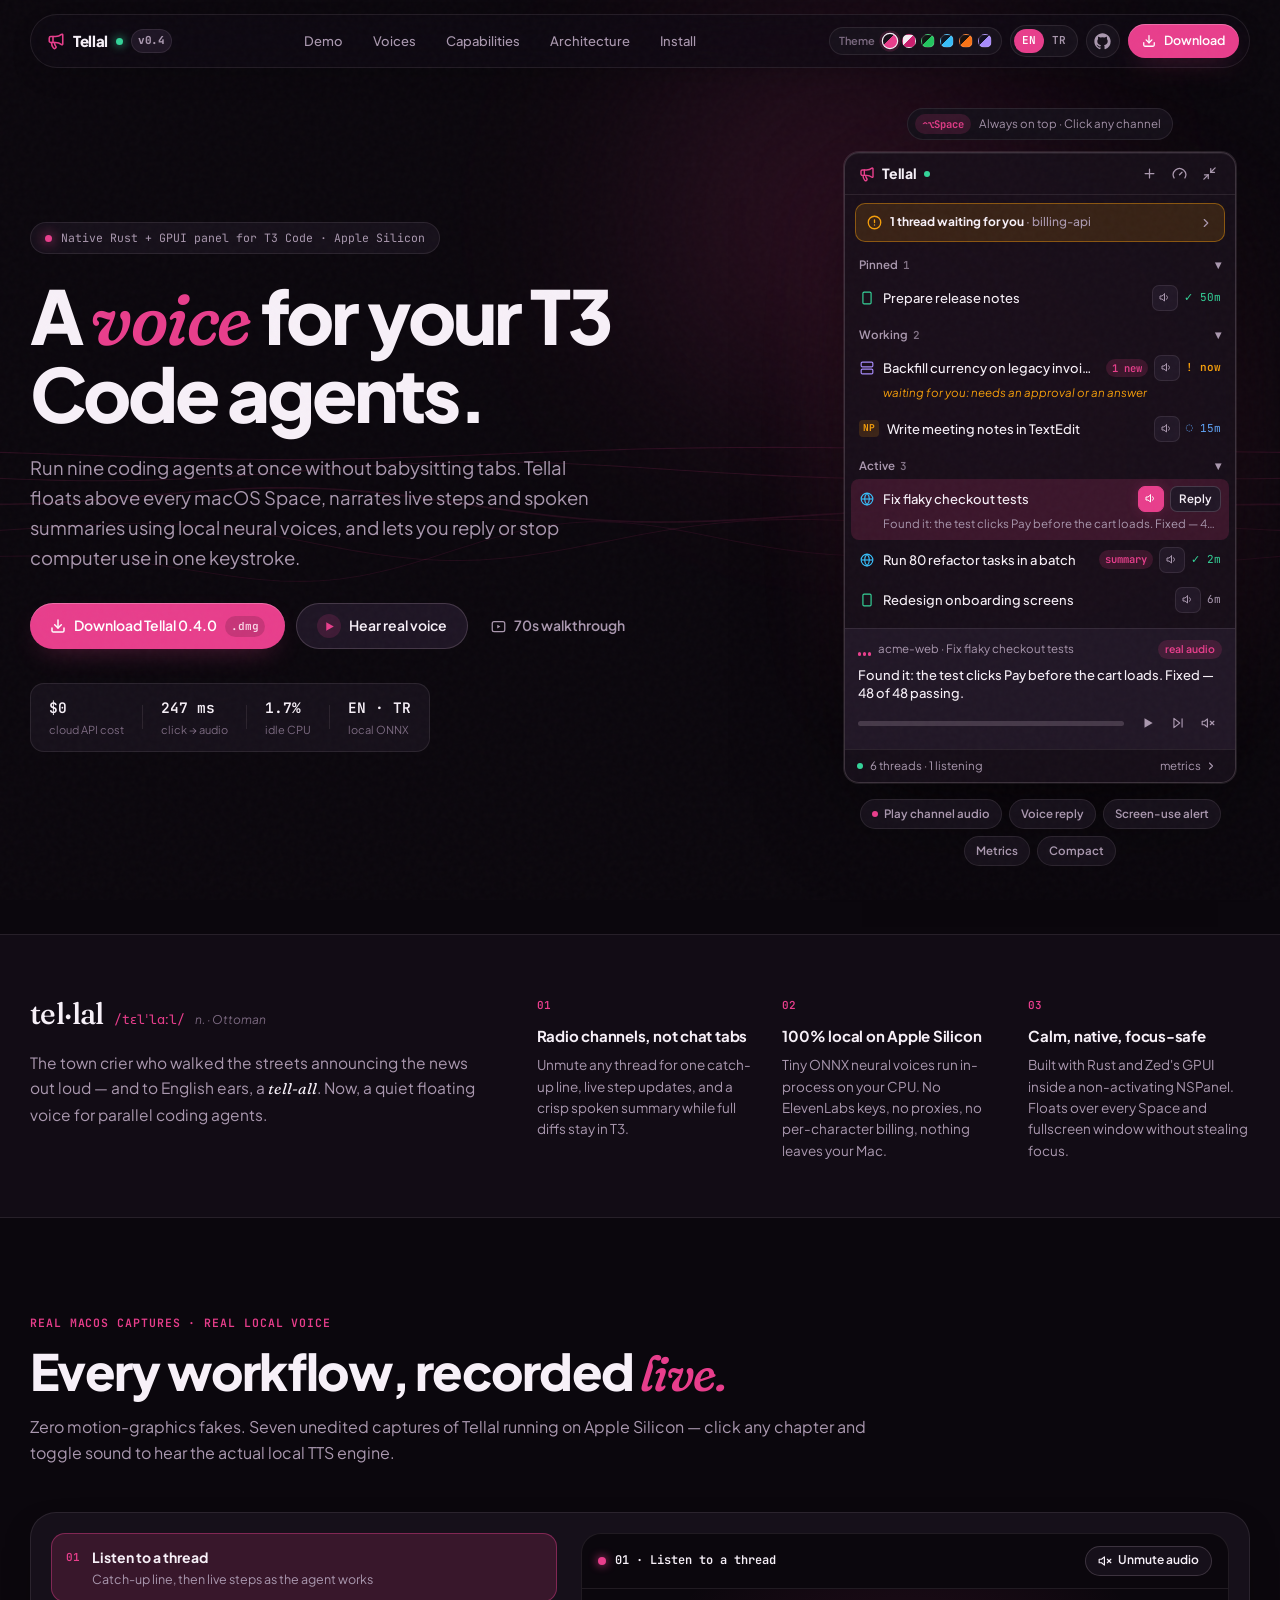
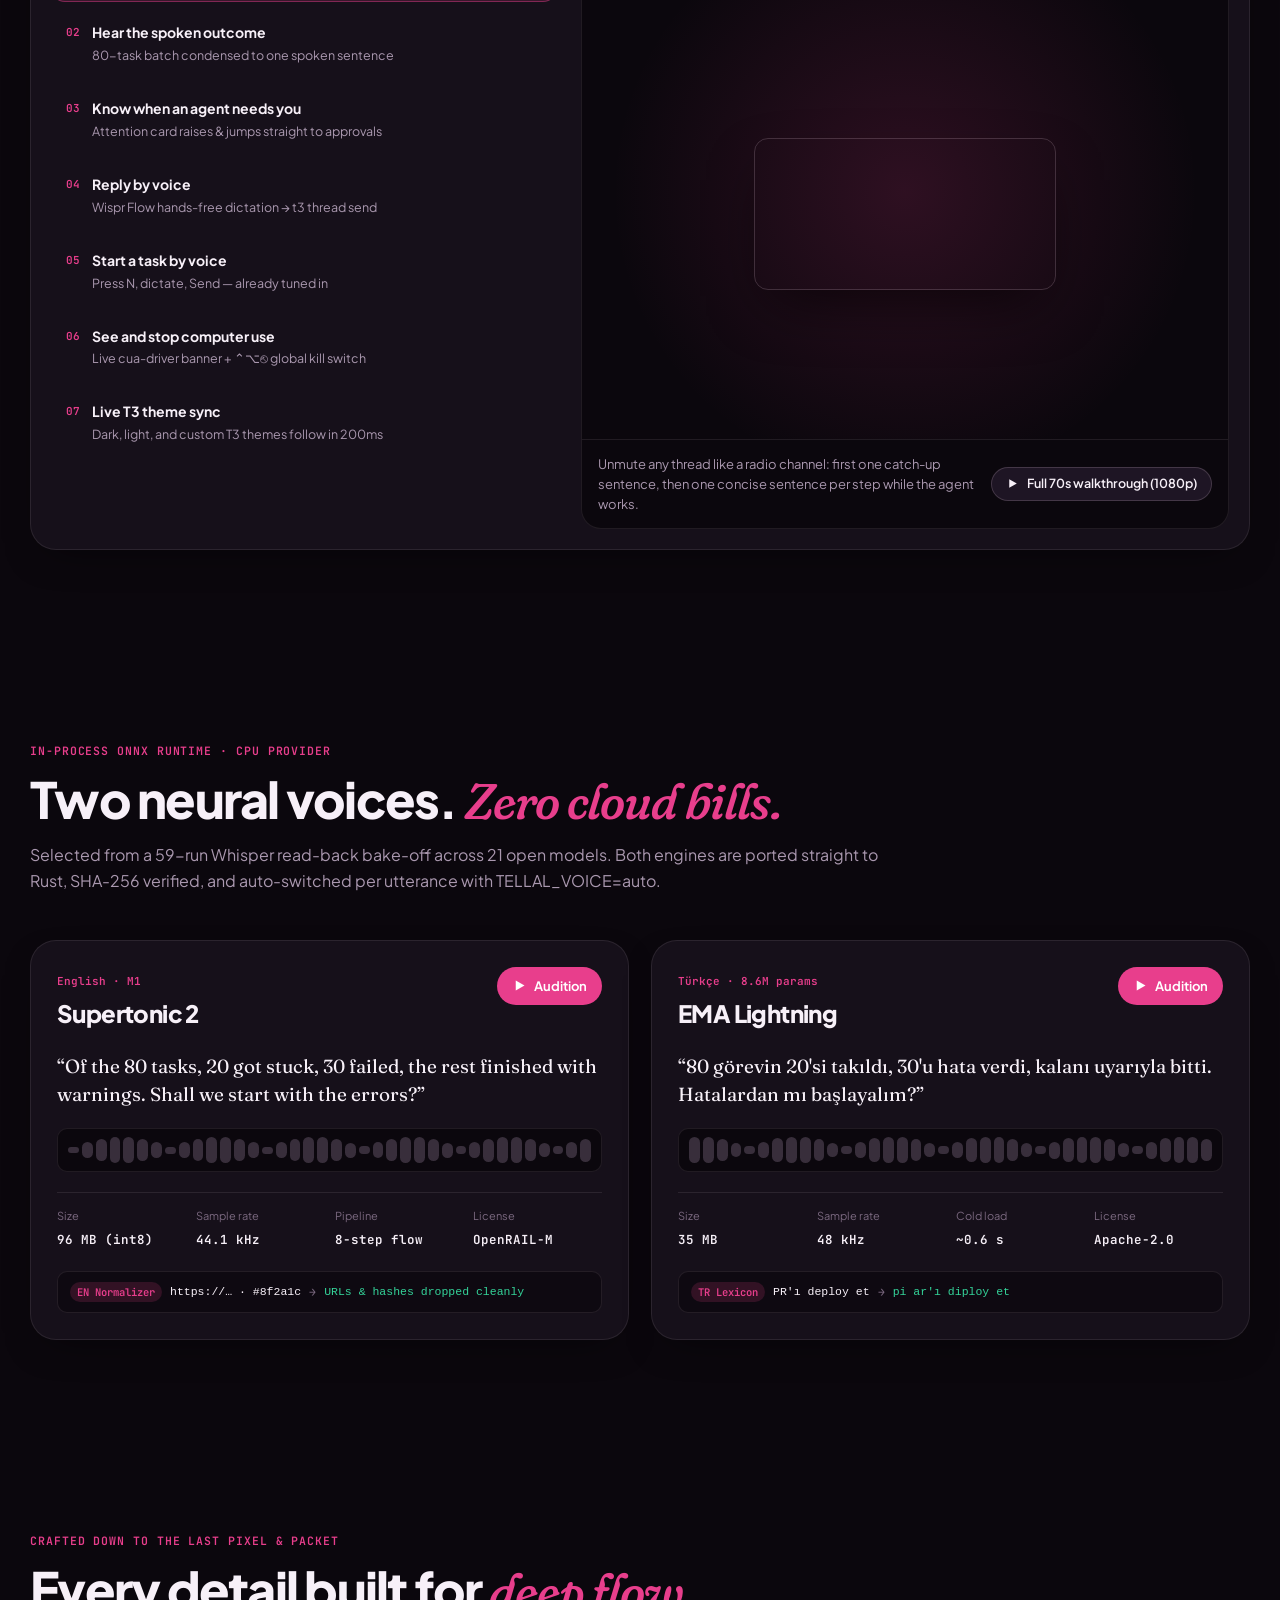
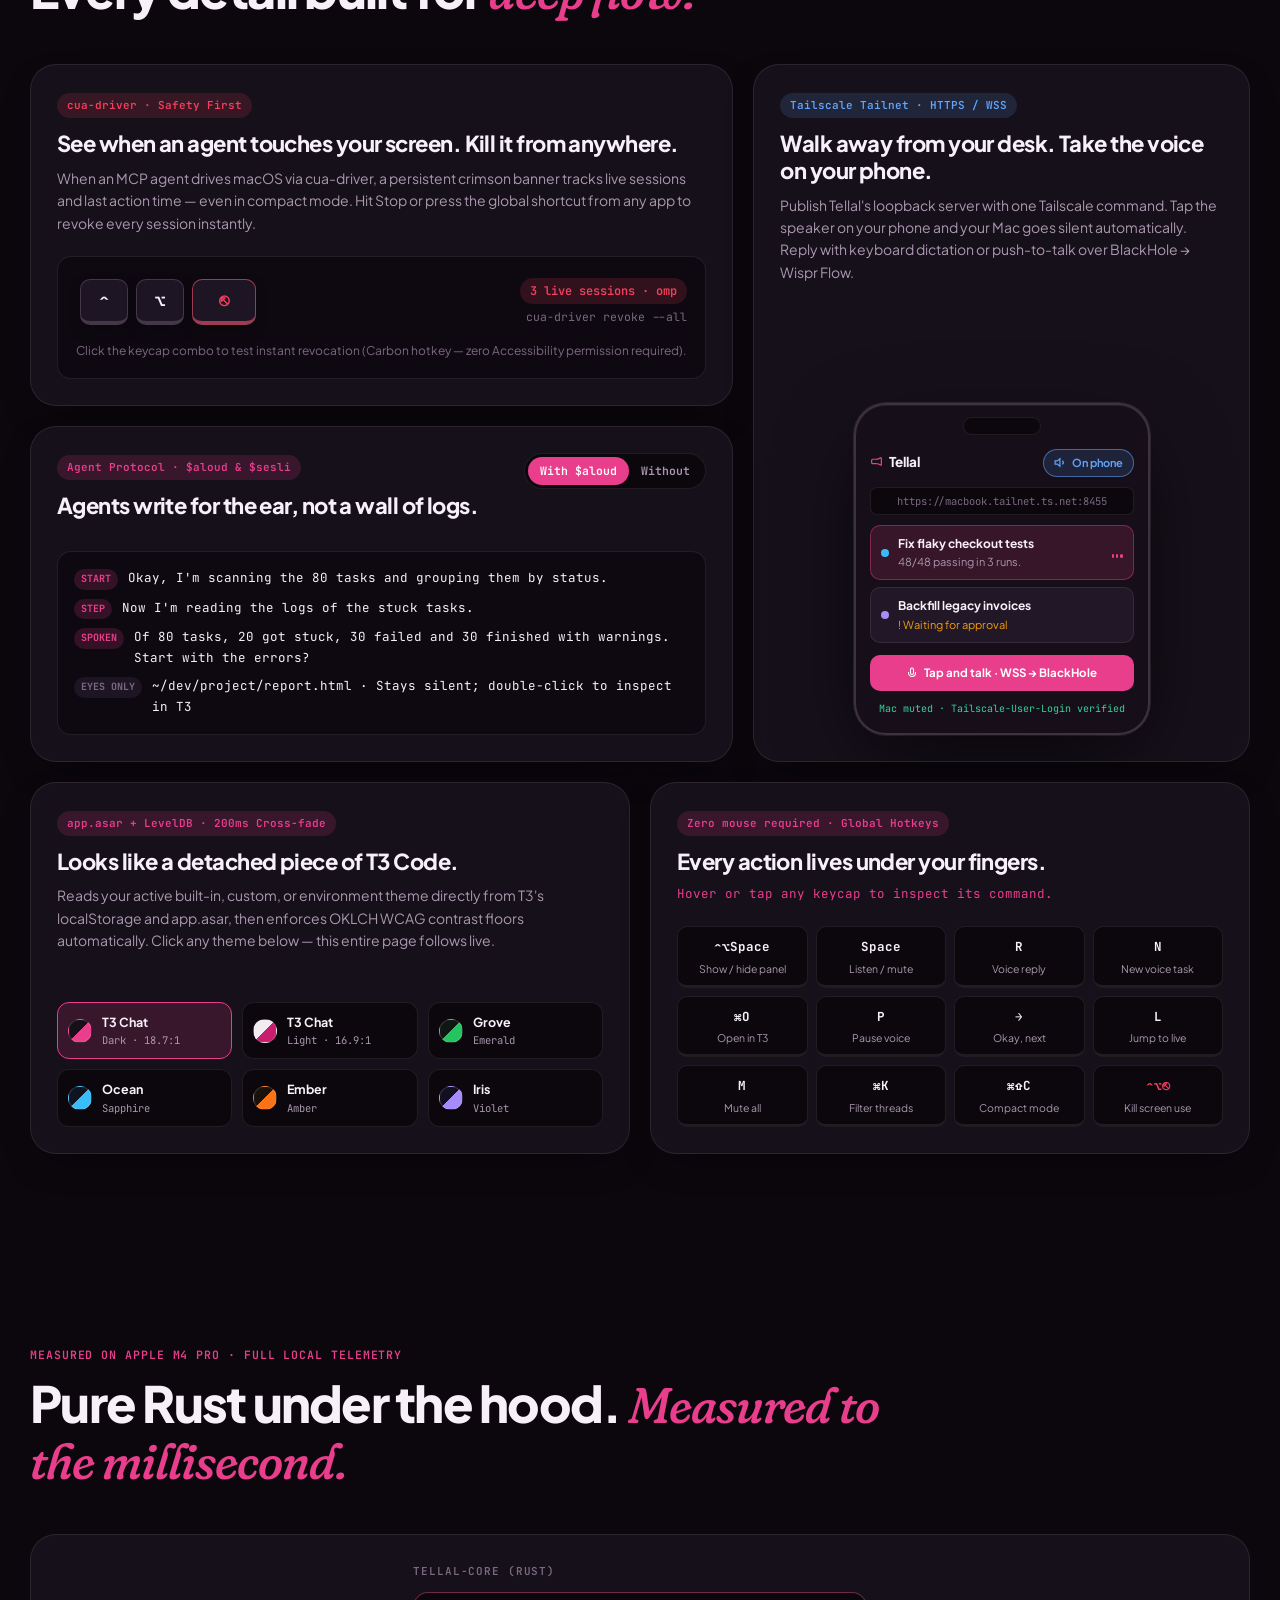
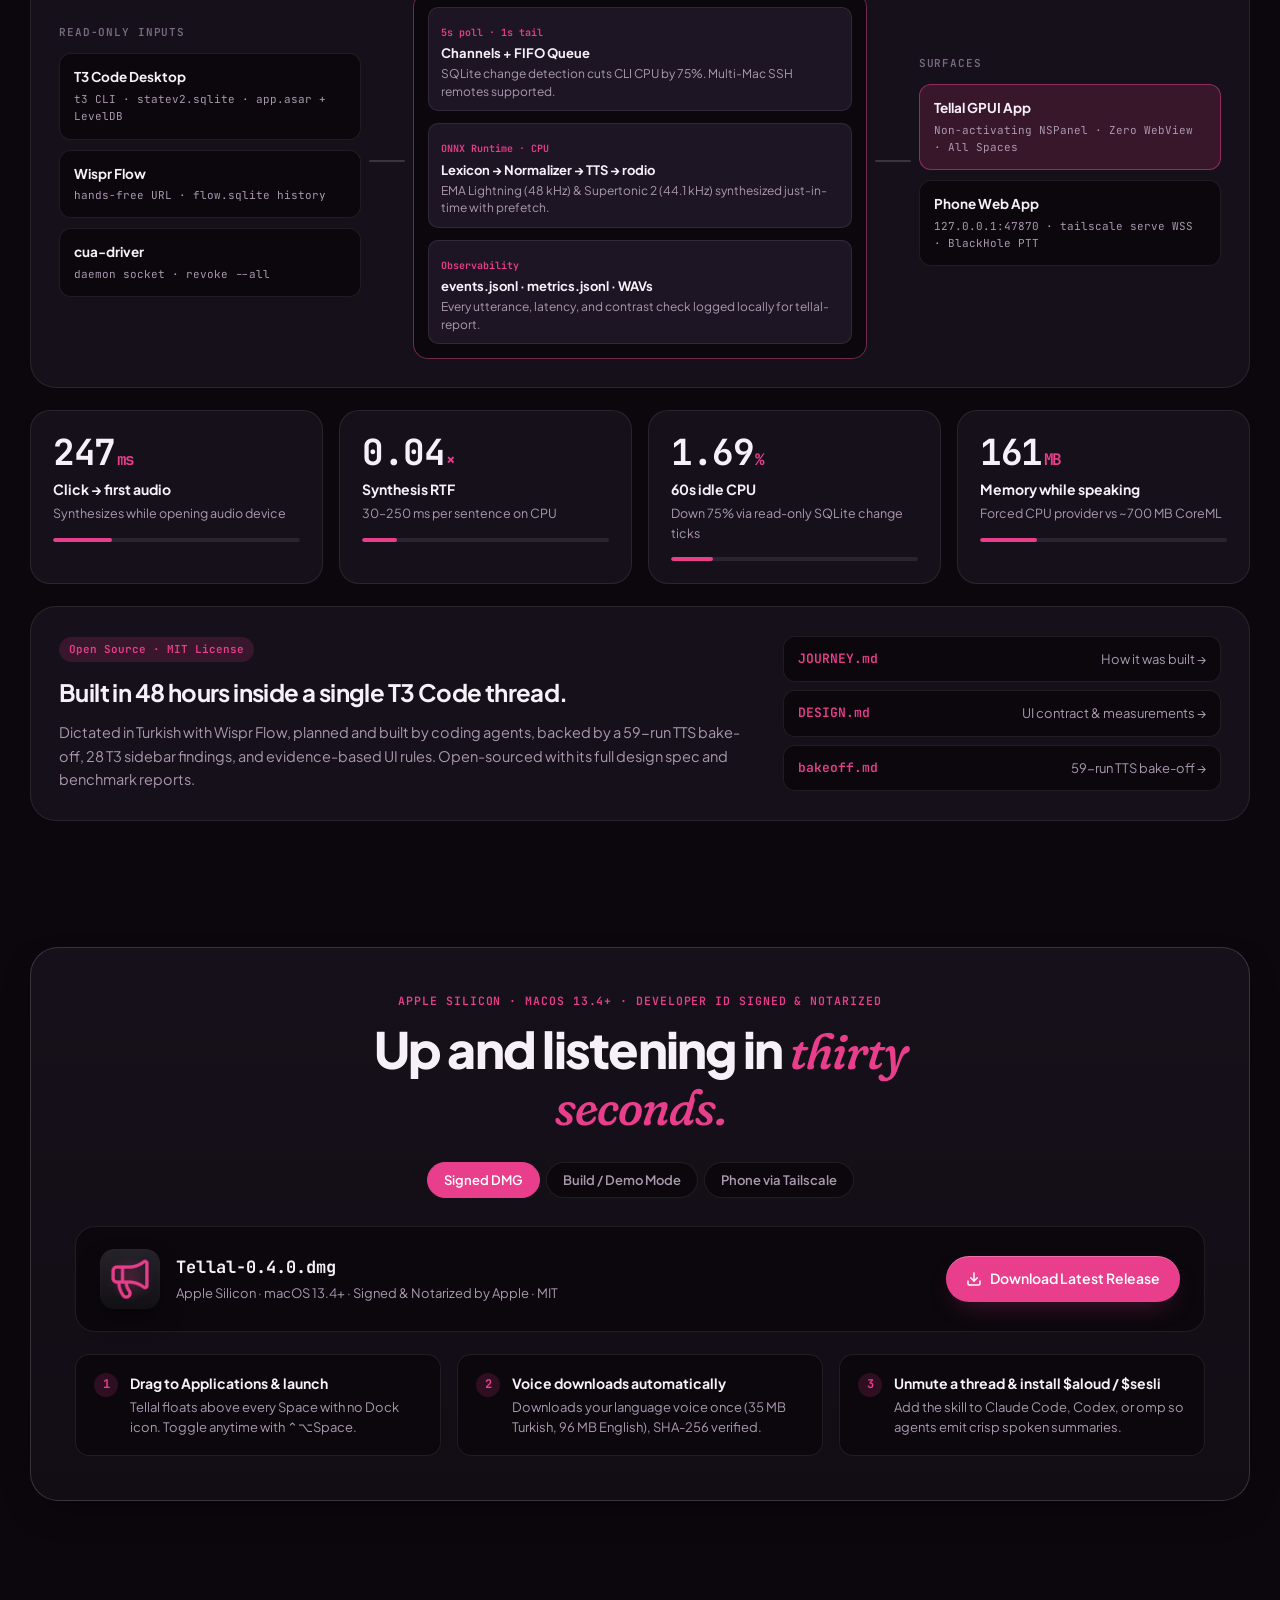
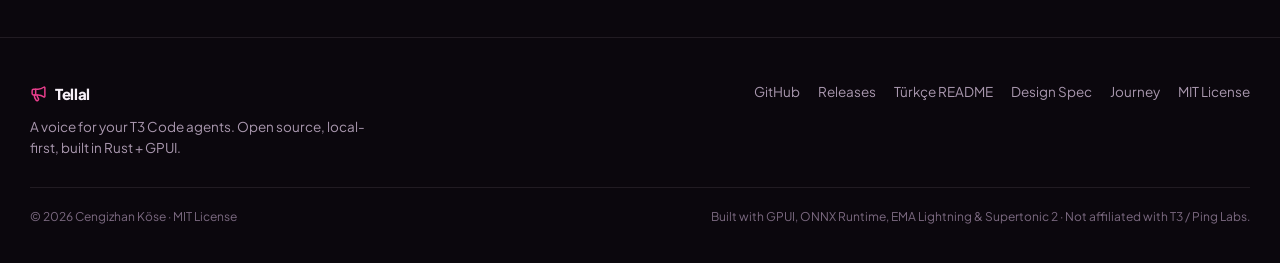
<file: site/index.html>
<!doctype html>
<html lang="en" data-theme="t3-chat-dark">
<head>
  <meta charset="utf-8" />
  <meta name="viewport" content="width=device-width, initial-scale=1" />
  <title>Tellal — A voice for your T3 Code agents</title>
  <meta name="description" content="A floating native macOS panel built in Rust + GPUI that turns your T3 Code agent threads into local neural-voice radio channels. Zero API cost, Wispr Flow voice replies, cua-driver kill switch, and Tailscale mobile handoff." />
  <meta name="theme-color" content="#0c080e" />
  <link rel="canonical" href="https://tellal.cengizhankose.com/" />
  <meta property="og:url" content="https://tellal.cengizhankose.com/" />
  <meta property="og:title" content="Tellal — A voice for your T3 Code agents" />
  <meta property="og:description" content="Follow multiple coding agents without watching them. Local English & Turkish neural voices on Apple Silicon, zero API cost, open source." />
  <meta property="og:image" content="https://tellal.cengizhankose.com/media/social-card.png" />
  <meta property="og:type" content="website" />
  <meta name="twitter:card" content="summary_large_image" />
  <meta name="twitter:title" content="Tellal — A voice for your T3 Code agents" />
  <meta name="twitter:description" content="Local macOS voice panel for T3 Code agents. Zero cloud API cost, English & Turkish ONNX voices, open source." />
  <meta name="twitter:image" content="https://tellal.cengizhankose.com/media/social-card.png" />
  <link rel="icon" type="image/svg+xml" href="media/icon.svg" />
  <link rel="apple-touch-icon" href="media/icon.png" />
  <link rel="preconnect" href="https://fonts.googleapis.com" />
  <link rel="preconnect" href="https://fonts.gstatic.com" crossorigin />
  <link href="https://fonts.googleapis.com/css2?family=Fraunces:ital,opsz,wght@0,9..144,400..600;1,9..144,400..600&family=JetBrains+Mono:wght@400;500;600&family=Plus+Jakarta+Sans:wght@400;500;600;700;800&display=swap" rel="stylesheet" />
  <link rel="stylesheet" href="styles.css" />
</head>
<body>
  <!-- Subtle noise texture overlay -->
  <div class="grain-layer" aria-hidden="true"></div>

  <!-- Floating Instrument Navigation -->
  <header class="nav-shell" id="top-nav">
    <nav class="nav-bar" aria-label="Primary">
      <a href="#top" class="brand" aria-label="Tellal home">
        <span class="brand-mark" aria-hidden="true">
          <svg width="18" height="18" viewBox="0 0 24 24" fill="none" stroke="currentColor" stroke-width="2.1" stroke-linecap="round" stroke-linejoin="round">
            <path d="M11 6a13 13 0 0 0 8.4-2.8A1 1 0 0 1 21 4v12a1 1 0 0 1-1.6.8A13 13 0 0 0 11 14H5a2 2 0 0 1-2-2V8a2 2 0 0 1 2-2z"/>
            <path d="M6 14a12 12 0 0 0 2.4 7.2 2 2 0 0 0 3.2-2.4A8 8 0 0 1 10 14"/>
            <path d="M8 6v8"/>
          </svg>
        </span>
        <span class="brand-name">Tellal</span>
        <span class="live-dot" title="v0.4.0 · Apple Silicon"></span>
        <span class="brand-version">v0.4</span>
      </a>

      <div class="nav-links">
        <a href="#reel" data-i18n="nav.demo">Demo</a>
        <a href="#voices" data-i18n="nav.voices">Voices</a>
        <a href="#capabilities" data-i18n="nav.features">Capabilities</a>
        <a href="#architecture" data-i18n="nav.architecture">Architecture</a>
        <a href="#install" data-i18n="nav.install">Install</a>
      </div>

      <div class="nav-controls">
        <!-- Live T3 Theme Sync Switcher -->
        <div class="theme-rail" role="group" aria-label="Live T3 Theme Sync">
          <span class="theme-rail-label" data-i18n="nav.theme">Theme</span>
          <button type="button" class="theme-dot is-active" data-set-theme="t3-chat-dark" title="T3 Chat Dark" style="--swatch:#e83e8c;--swatch-bg:#171019"></button>
          <button type="button" class="theme-dot" data-set-theme="t3-chat-light" title="T3 Chat Light" style="--swatch:#c91d6d;--swatch-bg:#f3ebf2"></button>
          <button type="button" class="theme-dot" data-set-theme="grove" title="Grove" style="--swatch:#22c55e;--swatch-bg:#0e1712"></button>
          <button type="button" class="theme-dot" data-set-theme="ocean" title="Ocean" style="--swatch:#38bdf8;--swatch-bg:#0d1522"></button>
          <button type="button" class="theme-dot" data-set-theme="ember" title="Ember" style="--swatch:#f97316;--swatch-bg:#19110c"></button>
          <button type="button" class="theme-dot" data-set-theme="iris" title="Iris" style="--swatch:#a78bfa;--swatch-bg:#120f21"></button>
        </div>

        <!-- Bilingual Toggle -->
        <div class="lang-switch" role="group" aria-label="Language">
          <button type="button" class="lang-btn is-active" data-set-lang="en">EN</button>
          <button type="button" class="lang-btn" data-set-lang="tr">TR</button>
        </div>

        <a href="https://github.com/cengizhankose/tellal" target="_blank" rel="noreferrer" class="icon-link" aria-label="GitHub Repository" title="GitHub">
          <svg width="17" height="17" viewBox="0 0 24 24" fill="currentColor" aria-hidden="true">
            <path d="M12 .5C5.65.5.5 5.65.5 12c0 5.08 3.29 9.39 7.86 10.91.57.1.78-.25.78-.55 0-.27-.01-1.17-.02-2.12-3.2.7-3.87-1.36-3.87-1.36-.52-1.33-1.28-1.69-1.28-1.69-1.05-.72.08-.7.08-.7 1.16.08 1.77 1.19 1.77 1.19 1.03 1.77 2.71 1.26 3.37.96.1-.75.4-1.26.73-1.55-2.55-.29-5.24-1.28-5.24-5.68 0-1.25.45-2.28 1.18-3.08-.12-.29-.51-1.46.11-3.04 0 0 .97-.31 3.17 1.18a11 11 0 0 1 5.76 0c2.2-1.49 3.17-1.18 3.17-1.18.62 1.58.23 2.75.11 3.04.74.8 1.18 1.83 1.18 3.08 0 4.41-2.69 5.39-5.26 5.67.41.36.78 1.06.78 2.13 0 1.54-.01 2.78-.01 3.16 0 .31.21.66.79.55A11.51 11.51 0 0 0 23.5 12C23.5 5.65 18.35.5 12 .5Z"/>
          </svg>
        </a>

        <a href="https://github.com/cengizhankose/tellal/releases/latest" target="_blank" rel="noreferrer" class="btn btn-primary btn-sm">
          <svg width="14" height="14" viewBox="0 0 24 24" fill="none" stroke="currentColor" stroke-width="2.2" stroke-linecap="round" stroke-linejoin="round" aria-hidden="true"><path d="M21 15v4a2 2 0 0 1-2 2H5a2 2 0 0 1-2-2v-4"/><polyline points="7 10 12 15 17 10"/><line x1="12" y1="15" x2="12" y2="3"/></svg>
          <span data-i18n="nav.download">Download</span>
        </a>
      </div>
    </nav>
  </header>

  <main id="top">
    <!-- ==================== HERO ==================== -->
    <section class="hero">
      <canvas id="soundfield" class="soundfield-canvas" aria-hidden="true"></canvas>
      <div class="hero-glow" aria-hidden="true"></div>

      <div class="container hero-grid">
        <!-- Left Copy Column -->
        <div class="hero-copy">
          <div class="eyebrow">
            <span class="eyebrow-dot"></span>
            <span data-i18n="hero.eyebrow">Native Rust + GPUI panel for T3 Code · Apple Silicon</span>
          </div>

          <h1 class="hero-title" id="hero-title">
            <span data-i18n="hero.titleStart">A</span>
            <em class="serif-accent" data-i18n="hero.titleAccent">voice</em>
            <span data-i18n="hero.titleEnd">for your T3 Code agents.</span>
          </h1>

          <p class="hero-sub" data-i18n="hero.subtitle">
            Run nine coding agents at once without babysitting tabs. Tellal floats above every macOS Space, narrates live steps and spoken summaries using local neural voices, and lets you reply or stop computer use in one keystroke.
          </p>

          <div class="hero-actions">
            <a href="https://github.com/cengizhankose/tellal/releases/latest" target="_blank" rel="noreferrer" class="btn btn-primary btn-lg">
              <svg width="16" height="16" viewBox="0 0 24 24" fill="none" stroke="currentColor" stroke-width="2.2" stroke-linecap="round" stroke-linejoin="round" aria-hidden="true"><path d="M21 15v4a2 2 0 0 1-2 2H5a2 2 0 0 1-2-2v-4"/><polyline points="7 10 12 15 17 10"/><line x1="12" y1="15" x2="12" y2="3"/></svg>
              <span data-i18n="hero.ctaDownload">Download Tellal 0.4.0</span>
              <span class="btn-meta">.dmg</span>
            </a>

            <button type="button" class="btn btn-secondary btn-lg" id="hero-listen-btn">
              <span class="play-ring" aria-hidden="true">
                <svg width="13" height="13" viewBox="0 0 24 24" fill="currentColor"><polygon points="6 4 20 12 6 20 6 4"/></svg>
              </span>
              <span data-i18n="hero.ctaListen">Hear real voice</span>
            </button>

            <button type="button" class="btn btn-ghost btn-lg" id="open-walkthrough-btn">
              <svg width="15" height="15" viewBox="0 0 24 24" fill="none" stroke="currentColor" stroke-width="2" stroke-linecap="round" stroke-linejoin="round" aria-hidden="true"><rect x="2" y="4" width="20" height="16" rx="3"/><polygon points="10 9 15 12 10 15 10 9" fill="currentColor" stroke="none"/></svg>
              <span data-i18n="hero.ctaFilm">70s walkthrough</span>
            </button>
          </div>

          <!-- Real Benchmark Trust Bar -->
          <div class="hero-specs" role="list">
            <div class="spec-item" role="listitem">
              <span class="spec-value">$0</span>
              <span class="spec-label" data-i18n="hero.specApi">cloud API cost</span>
            </div>
            <div class="spec-sep" aria-hidden="true"></div>
            <div class="spec-item" role="listitem">
              <span class="spec-value">247 ms</span>
              <span class="spec-label" data-i18n="hero.specLatency">click → audio</span>
            </div>
            <div class="spec-sep" aria-hidden="true"></div>
            <div class="spec-item" role="listitem">
              <span class="spec-value">1.7%</span>
              <span class="spec-label" data-i18n="hero.specCpu">idle CPU</span>
            </div>
            <div class="spec-sep" aria-hidden="true"></div>
            <div class="spec-item" role="listitem">
              <span class="spec-value">EN · TR</span>
              <span class="spec-label" data-i18n="hero.specVoices">local ONNX</span>
            </div>
          </div>
        </div>

        <!-- Right Interactive Tellal Panel Simulator -->
        <div class="hero-stage">
          <div class="stage-halo" aria-hidden="true"></div>
          <div class="stage-kbd-float" aria-hidden="true">
            <kbd>⌃⌥Space</kbd>
            <span data-i18n="hero.floatHint">Always on top · Click any channel</span>
          </div>

          <!-- Interactive Panel Window (Authentic 380px GPUI NSPanel) -->
          <div class="tellal-panel" id="sim-panel" role="region" aria-label="Interactive Tellal panel demo">
            <!-- Header 40px -->
            <div class="tp-header">
              <div class="tp-brand">
                <svg class="tp-logo" width="16" height="16" viewBox="0 0 24 24" fill="none" stroke="currentColor" stroke-width="2.1" stroke-linecap="round" stroke-linejoin="round" aria-hidden="true">
                  <path d="M11 6a13 13 0 0 0 8.4-2.8A1 1 0 0 1 21 4v12a1 1 0 0 1-1.6.8A13 13 0 0 0 11 14H5a2 2 0 0 1-2-2V8a2 2 0 0 1 2-2z"/>
                  <path d="M6 14a12 12 0 0 0 2.4 7.2 2 2 0 0 0 3.2-2.4A8 8 0 0 1 10 14"/>
                  <path d="M8 6v8"/>
                </svg>
                <span class="tp-title">Tellal</span>
                <span class="tp-live-dot" title="live"></span>
                <span class="tp-pill tp-pill-danger" id="tp-screen-pill" hidden>
                  <svg width="11" height="11" viewBox="0 0 24 24" fill="none" stroke="currentColor" stroke-width="2.2" stroke-linecap="round" stroke-linejoin="round"><path d="m4 4 7.07 17 2.51-7.39L21 11.07z"/></svg>
                  <span data-i18n="panel.screenPill">screen</span>
                </span>
                <span class="tp-pill tp-pill-info" id="tp-phone-pill" hidden>
                  <svg width="11" height="11" viewBox="0 0 24 24" fill="none" stroke="currentColor" stroke-width="2.2" stroke-linecap="round" stroke-linejoin="round"><rect width="14" height="20" x="5" y="2" rx="2"/><path d="M12 18h.01"/></svg>
                  <span data-i18n="panel.phonePill">on phone</span>
                </span>
              </div>

              <div class="tp-head-actions">
                <button type="button" class="tp-icon-btn" id="tp-new-task-btn" title="New task by voice (N)" aria-label="New task by voice">
                  <svg width="15" height="15" viewBox="0 0 24 24" fill="none" stroke="currentColor" stroke-width="2" stroke-linecap="round"><path d="M12 5v14M5 12h14"/></svg>
                </button>
                <button type="button" class="tp-icon-btn" id="tp-metrics-btn" title="Metrics drawer" aria-label="Toggle metrics drawer">
                  <svg width="15" height="15" viewBox="0 0 24 24" fill="none" stroke="currentColor" stroke-width="2" stroke-linecap="round" stroke-linejoin="round"><path d="m12 14 4-4"/><path d="M3.34 19a10 10 0 1 1 17.32 0"/></svg>
                </button>
                <button type="button" class="tp-icon-btn" id="tp-compact-btn" title="Compact mode (⌘⇧C)" aria-label="Toggle compact mode">
                  <svg width="15" height="15" viewBox="0 0 24 24" fill="none" stroke="currentColor" stroke-width="2" stroke-linecap="round" stroke-linejoin="round"><polyline points="4 14 10 14 10 20"/><polyline points="20 10 14 10 14 4"/><line x1="14" y1="10" x2="21" y2="3"/><line x1="3" y1="21" x2="10" y2="14"/></svg>
                </button>
              </div>
            </div>

            <!-- Computer Use Banner (Safety First — visible even in compact mode!) -->
            <div class="tp-computer-banner" id="tp-computer-banner" hidden>
              <div class="tp-cu-left">
                <svg class="tp-cu-icon" width="15" height="15" viewBox="0 0 24 24" fill="none" stroke="currentColor" stroke-width="2.1" stroke-linecap="round" stroke-linejoin="round"><path d="m4 4 7.07 17 2.51-7.39L21 11.07z"/></svg>
                <div class="tp-cu-body">
                  <div class="tp-cu-top">
                    <strong data-i18n="panel.cuTitle">An agent is using your screen</strong>
                    <span class="tp-pill tp-pill-danger" data-i18n="panel.cuSessions">3 sessions</span>
                    <span class="tp-cu-time">&lt;1m</span>
                  </div>
                  <div class="tp-cu-sub" data-i18n="panel.cuSub">omp · last action: now</div>
                </div>
              </div>
              <button type="button" class="tp-cu-stop" id="tp-cu-stop-btn">
                <svg width="13" height="13" viewBox="0 0 24 24" fill="none" stroke="currentColor" stroke-width="2.2" stroke-linecap="round" stroke-linejoin="round"><polygon points="7.86 2 16.14 2 22 7.86 22 16.14 16.14 22 7.86 22 2 16.14 2 7.86 7.86 2"/><line x1="15" y1="9" x2="9" y2="15"/><line x1="9" y1="9" x2="15" y2="15"/></svg>
                <span data-i18n="panel.cuStop">Stop</span>
              </button>
            </div>

            <!-- Collapsible Main Content (hides in Compact Mode) -->
            <div class="tp-body" id="tp-body">
              <!-- Attention Card -->
              <button type="button" class="tp-attention" id="tp-attention-card">
                <span class="tp-attn-icon" aria-hidden="true">
                  <svg width="15" height="15" viewBox="0 0 24 24" fill="none" stroke="currentColor" stroke-width="2.1" stroke-linecap="round" stroke-linejoin="round"><circle cx="12" cy="12" r="10"/><line x1="12" y1="8" x2="12" y2="12"/><line x1="12" y1="16" x2="12.01" y2="16"/></svg>
                </span>
                <span class="tp-attn-text">
                  <strong data-i18n="panel.attnCount">1 thread waiting for you</strong>
                  <span class="tp-attn-proj">· billing-api</span>
                </span>
                <svg class="tp-attn-arrow" width="14" height="14" viewBox="0 0 24 24" fill="none" stroke="currentColor" stroke-width="2" stroke-linecap="round" stroke-linejoin="round"><polyline points="9 18 15 12 9 6"/></svg>
              </button>

              <!-- Thread List (rendered dynamically by app.js for EN/TR & interactive state) -->
              <div class="tp-list" id="tp-list" role="listbox" aria-label="Agent threads"></div>
            </div>

            <!-- Reply / New Task Dock -->
            <div class="tp-dock" id="tp-dock" hidden>
              <div class="tp-dock-head">
                <span class="tp-dock-label" id="tp-dock-label">→ Backfill currency on legacy invoices</span>
              </div>
              <div class="tp-dock-input-wrap">
                <input type="text" class="tp-dock-input" id="tp-dock-input" autocomplete="off" />
              </div>
              <div class="tp-dock-foot">
                <span class="tp-dock-chip" id="tp-dock-chip">
                  <span class="tp-chip-dot"></span>
                  <span id="tp-dock-chip-text">Wispr listening…</span>
                </span>
                <div class="tp-dock-btns">
                  <button type="button" class="tp-btn-ghost" id="tp-dock-cancel" data-i18n="panel.cancel">Cancel</button>
                  <button type="button" class="tp-btn-send" id="tp-dock-send">
                    <svg width="12" height="12" viewBox="0 0 24 24" fill="none" stroke="currentColor" stroke-width="2.2" stroke-linecap="round" stroke-linejoin="round"><line x1="22" y1="2" x2="11" y2="13"/><polygon points="22 2 15 22 11 13 2 9 22 2"/></svg>
                    <span data-i18n="panel.send">Send</span>
                  </button>
                </div>
              </div>
            </div>

            <!-- Now Playing Bar -->
            <div class="tp-player" id="tp-player">
              <div class="tp-player-top">
                <div class="tp-eq" id="tp-eq" aria-hidden="true">
                  <span></span><span></span><span></span>
                </div>
                <span class="tp-player-meta" id="tp-player-meta">acme-web · Fix flaky checkout tests</span>
                <span class="tp-pill tp-pill-accent" id="tp-player-queue" data-i18n="panel.readyBadge">real audio</span>
              </div>
              <p class="tp-player-caption" id="tp-player-caption">
                Fixed the test to wait for the cart request; running the full suite now.
              </p>
              <div class="tp-player-controls">
                <div class="tp-progress" id="tp-progress" role="progressbar" aria-valuemin="0" aria-valuemax="100" aria-valuenow="0">
                  <div class="tp-progress-fill" id="tp-progress-fill"></div>
                </div>
                <div class="tp-ctrl-btns">
                  <button type="button" class="tp-ctrl-btn" id="tp-play-pause" title="Play / Pause (P)" aria-label="Play or pause">
                    <svg id="tp-play-icon" width="14" height="14" viewBox="0 0 24 24" fill="currentColor"><polygon points="6 4 20 12 6 20 6 4"/></svg>
                    <svg id="tp-pause-icon" width="14" height="14" viewBox="0 0 24 24" fill="none" stroke="currentColor" stroke-width="2.2" stroke-linecap="round" hidden><rect x="6" y="4" width="4" height="16"/><rect x="14" y="4" width="4" height="16"/></svg>
                  </button>
                  <button type="button" class="tp-ctrl-btn" id="tp-skip" title="Skip to next channel (→)" aria-label="Skip channel">
                    <svg width="14" height="14" viewBox="0 0 24 24" fill="none" stroke="currentColor" stroke-width="2" stroke-linecap="round" stroke-linejoin="round"><polygon points="5 4 15 12 5 20 5 4"/><line x1="19" y1="5" x2="19" y2="19"/></svg>
                  </button>
                  <button type="button" class="tp-ctrl-btn" id="tp-mute-all" title="Mute all (M)" aria-label="Mute all">
                    <svg width="14" height="14" viewBox="0 0 24 24" fill="none" stroke="currentColor" stroke-width="2" stroke-linecap="round" stroke-linejoin="round"><polygon points="11 5 6 9 2 9 2 15 6 15 11 19 11 5"/><line x1="22" y1="9" x2="16" y2="15"/><line x1="16" y1="9" x2="22" y2="15"/></svg>
                  </button>
                </div>
              </div>
            </div>

            <!-- Metrics Drawer (expandable) -->
            <div class="tp-drawer" id="tp-drawer" hidden>
              <div class="tp-drawer-grid">
                <div class="tp-metric"><span>RSS</span><strong>161 MB</strong></div>
                <div class="tp-metric"><span>CPU</span><strong>1.7 %</strong></div>
                <div class="tp-metric"><span>TTS</span><strong>148 ms</strong></div>
                <div class="tp-metric"><span>RTF</span><strong>0.04</strong></div>
                <div class="tp-metric"><span>click → audio</span><strong>247 ms</strong></div>
                <div class="tp-metric"><span>cua-driver</span><strong>0.38.0</strong></div>
              </div>
              <div class="tp-drawer-voices">
                <div class="tp-drawer-sub" data-i18n="panel.drawerVoices">Voices</div>
                <div class="tp-voice-row">
                  <span><i class="vdot"></i><strong>EMA Lightning</strong> <em>Turkish · 35 MB</em></span>
                  <span class="vready" data-i18n="panel.ready">ready</span>
                </div>
                <div class="tp-voice-row">
                  <span><i class="vdot"></i><strong>Supertonic 2</strong> <em>English · 96 MB</em></span>
                  <span class="vready" data-i18n="panel.ready">ready</span>
                </div>
              </div>
              <div class="tp-sparklines">
                <div class="tp-spark">
                  <div class="tp-spark-head"><span>RSS · 60s</span><strong>161 MB</strong></div>
                  <div class="tp-bars tp-bars-info" id="spark-rss"></div>
                </div>
                <div class="tp-spark">
                  <div class="tp-spark-head"><span>CPU · 60s</span><strong>1.7%</strong></div>
                  <div class="tp-bars tp-bars-accent" id="spark-cpu"></div>
                </div>
              </div>
            </div>

            <!-- Status Footer -->
            <div class="tp-footer">
              <div class="tp-foot-left">
                <span class="tp-live-dot"></span>
                <span id="tp-status-text">6 threads · 1 listening</span>
              </div>
              <button type="button" class="tp-foot-btn" id="tp-drawer-toggle">
                <span data-i18n="panel.metrics">metrics</span>
                <svg width="12" height="12" viewBox="0 0 24 24" fill="none" stroke="currentColor" stroke-width="2.2" stroke-linecap="round" stroke-linejoin="round"><polyline points="9 18 15 12 9 6"/></svg>
              </button>
            </div>

            <!-- Spring Toast -->
            <div class="tp-toast" id="tp-toast" role="status" aria-live="polite" hidden></div>
          </div>

          <!-- Interactive Scenario Controls underneath the panel -->
          <div class="sim-controls" role="group" aria-label="Try interactive panel states">
            <button type="button" class="sim-chip is-pulse" data-sim="listen">
              <span class="sim-dot"></span>
              <span data-i18n="sim.listen">Play channel audio</span>
            </button>
            <button type="button" class="sim-chip" data-sim="reply">
              <span data-i18n="sim.reply">Voice reply</span>
            </button>
            <button type="button" class="sim-chip" data-sim="computer">
              <span data-i18n="sim.computer">Screen-use alert</span>
            </button>
            <button type="button" class="sim-chip" data-sim="drawer">
              <span data-i18n="sim.drawer">Metrics</span>
            </button>
            <button type="button" class="sim-chip" data-sim="compact">
              <span data-i18n="sim.compact">Compact</span>
            </button>
          </div>
        </div>
      </div>
    </section>

    <!-- ==================== ETYMOLOGY & MANIFESTO ==================== -->
    <section class="manifesto-band reveal">
      <div class="container manifesto-grid">
        <div class="etymology-block">
          <div class="etymology-head">
            <span class="etymology-word">tel·lal</span>
            <span class="etymology-ipa">/tɛlˈlɑːl/</span>
            <span class="etymology-pos" data-i18n="etymology.pos">n. · Ottoman</span>
          </div>
          <p class="etymology-def" data-i18n="etymology.def">
            The town crier who walked the streets announcing the news out loud — and to English ears, a <em>tell-all</em>. Now, a quiet floating voice for parallel coding agents.
          </p>
        </div>

        <div class="pillars-row">
          <div class="pillar">
            <span class="pillar-num">01</span>
            <h3 data-i18n="pillars.p1Title">Radio channels, not chat tabs</h3>
            <p data-i18n="pillars.p1Body">Unmute any thread for one catch-up line, live step updates, and a crisp 🔊 spoken outcome while full diffs stay in T3.</p>
          </div>
          <div class="pillar">
            <span class="pillar-num">02</span>
            <h3 data-i18n="pillars.p2Title">100% local on Apple Silicon</h3>
            <p data-i18n="pillars.p2Body">Tiny ONNX neural voices run in-process on your CPU. No ElevenLabs keys, no proxies, no per-character billing, nothing leaves your Mac.</p>
          </div>
          <div class="pillar">
            <span class="pillar-num">03</span>
            <h3 data-i18n="pillars.p3Title">Calm, native, focus-safe</h3>
            <p data-i18n="pillars.p3Body">Built with Rust and Zed's GPUI inside a non-activating NSPanel. Floats over every Space and fullscreen window without stealing focus.</p>
          </div>
        </div>
      </div>
    </section>

    <!-- ==================== REAL RECORDINGS THEATRE ==================== -->
    <section class="section" id="reel">
      <div class="container">
        <div class="section-head reveal">
          <div class="section-kicker" data-i18n="reel.kicker">Real macOS captures · Real local voice</div>
          <h2 class="section-title">
            <span data-i18n="reel.titleStart">Every workflow, recorded</span>
            <em class="serif-accent" data-i18n="reel.titleAccent">live.</em>
          </h2>
          <p class="section-sub" data-i18n="reel.sub">
            Zero motion-graphics fakes. Seven unedited captures of Tellal running on Apple Silicon — click any chapter and toggle sound to hear the actual local TTS engine.
          </p>
        </div>

        <div class="reel-theatre reveal">
          <!-- Chapter Tracklist -->
          <div class="reel-chapters" id="reel-chapters" role="tablist" aria-label="Feature clips"></div>

          <!-- Video Stage -->
          <div class="reel-stage">
            <div class="reel-chrome">
              <div class="reel-chrome-left">
                <span class="reel-rec-dot"></span>
                <span class="reel-chrome-title" id="reel-active-title">01 · Listen to a thread</span>
              </div>
              <div class="reel-chrome-right">
                <button type="button" class="reel-sound-btn" id="reel-sound-toggle" aria-pressed="false">
                  <svg id="reel-vol-off" width="14" height="14" viewBox="0 0 24 24" fill="none" stroke="currentColor" stroke-width="2" stroke-linecap="round" stroke-linejoin="round"><polygon points="11 5 6 9 2 9 2 15 6 15 11 19 11 5"/><line x1="22" y1="9" x2="16" y2="15"/><line x1="16" y1="9" x2="22" y2="15"/></svg>
                  <svg id="reel-vol-on" width="14" height="14" viewBox="0 0 24 24" fill="none" stroke="currentColor" stroke-width="2" stroke-linecap="round" stroke-linejoin="round" hidden><polygon points="11 5 6 9 2 9 2 15 6 15 11 19 11 5"/><path d="M15.54 8.46a5 5 0 0 1 0 7.07"/><path d="M19.07 4.93a10 10 0 0 1 0 14.14"/></svg>
                  <span id="reel-sound-label" data-i18n="reel.unmute">Unmute audio</span>
                </button>
              </div>
            </div>

            <div class="reel-video-frame">
              <video id="reel-video" autoplay loop muted playsinline preload="metadata">
                <source src="media/en/clips/listen.mp4" type="video/mp4" />
              </video>
            </div>

            <div class="reel-footer">
              <p class="reel-caption" id="reel-active-desc">
                Unmute a thread like a radio channel: one catch-up sentence, then one concise sentence per step while the agent works.
              </p>
              <button type="button" class="btn btn-secondary btn-sm" id="reel-full-demo-btn">
                <svg width="13" height="13" viewBox="0 0 24 24" fill="currentColor"><polygon points="6 4 20 12 6 20 6 4"/></svg>
                <span data-i18n="reel.fullDemo">Full 70s walkthrough (1080p)</span>
              </button>
            </div>
          </div>
        </div>
      </div>
    </section>

    <!-- ==================== DUAL LOCAL NEURAL VOICES ==================== -->
    <section class="section" id="voices">
      <div class="container">
        <div class="section-head reveal">
          <div class="section-kicker" data-i18n="voices.kicker">In-process ONNX Runtime · CPU Provider</div>
          <h2 class="section-title">
            <span data-i18n="voices.titleStart">Two neural voices.</span>
            <em class="serif-accent" data-i18n="voices.titleAccent">Zero cloud bills.</em>
          </h2>
          <p class="section-sub" data-i18n="voices.sub">
            Selected from a 59-run Whisper read-back bake-off across 21 open models. Both engines are ported straight to Rust, SHA-256 verified, and auto-switched per utterance with TELLAL_VOICE=auto.
          </p>
        </div>

        <div class="voices-grid reveal">
          <!-- English Voice Card -->
          <article class="voice-card" data-voice-card="en">
            <div class="voice-top">
              <div>
                <span class="voice-lang-badge">English · M1</span>
                <h3>Supertonic 2</h3>
              </div>
              <button type="button" class="voice-play-btn" data-audition="en" aria-label="Play English Supertonic 2 sample">
                <svg class="v-play" width="15" height="15" viewBox="0 0 24 24" fill="currentColor"><polygon points="6 4 20 12 6 20 6 4"/></svg>
                <svg class="v-pause" width="15" height="15" viewBox="0 0 24 24" fill="none" stroke="currentColor" stroke-width="2.4" hidden><rect x="6" y="4" width="4" height="16"/><rect x="14" y="4" width="4" height="16"/></svg>
                <span data-i18n="voices.audition">Audition</span>
              </button>
            </div>

            <blockquote class="voice-quote">
              “Of the 80 tasks, 20 got stuck, 30 failed, the rest finished with warnings. Shall we start with the errors?”
            </blockquote>

            <div class="voice-wave" id="wave-en" aria-hidden="true"></div>

            <div class="voice-specs">
              <div><span>Size</span><strong>96 MB (int8)</strong></div>
              <div><span>Sample rate</span><strong>44.1 kHz</strong></div>
              <div><span>Pipeline</span><strong>8-step flow</strong></div>
              <div><span>License</span><strong>OpenRAIL-M</strong></div>
            </div>

            <div class="lexicon-strip">
              <span class="lex-tag">EN Normalizer</span>
              <code>https://… · #8f2a1c</code>
              <span class="lex-arrow">→</span>
              <code class="lex-out">URLs &amp; hashes dropped cleanly</code>
            </div>
          </article>

          <!-- Turkish Voice Card -->
          <article class="voice-card" data-voice-card="tr">
            <div class="voice-top">
              <div>
                <span class="voice-lang-badge">Türkçe · 8.6M params</span>
                <h3>EMA Lightning</h3>
              </div>
              <button type="button" class="voice-play-btn" data-audition="tr" aria-label="Play Turkish EMA Lightning sample">
                <svg class="v-play" width="15" height="15" viewBox="0 0 24 24" fill="currentColor"><polygon points="6 4 20 12 6 20 6 4"/></svg>
                <svg class="v-pause" width="15" height="15" viewBox="0 0 24 24" fill="none" stroke="currentColor" stroke-width="2.4" hidden><rect x="6" y="4" width="4" height="16"/><rect x="14" y="4" width="4" height="16"/></svg>
                <span data-i18n="voices.audition">Audition</span>
              </button>
            </div>

            <blockquote class="voice-quote">
              “80 görevin 20'si takıldı, 30'u hata verdi, kalanı uyarıyla bitti. Hatalardan mı başlayalım?”
            </blockquote>

            <div class="voice-wave" id="wave-tr" aria-hidden="true"></div>

            <div class="voice-specs">
              <div><span>Size</span><strong>35 MB</strong></div>
              <div><span>Sample rate</span><strong>48 kHz</strong></div>
              <div><span>Cold load</span><strong>~0.6 s</strong></div>
              <div><span>License</span><strong>Apache-2.0</strong></div>
            </div>

            <div class="lexicon-strip">
              <span class="lex-tag">TR Lexicon</span>
              <code>PR'ı deploy et</code>
              <span class="lex-arrow">→</span>
              <code class="lex-out">pi ar'ı diploy et</code>
            </div>
          </article>
        </div>
      </div>
    </section>

    <!-- ==================== CAPABILITIES BENTO ==================== -->
    <section class="section" id="capabilities">
      <div class="container">
        <div class="section-head reveal">
          <div class="section-kicker" data-i18n="bento.kicker">Crafted down to the last pixel &amp; packet</div>
          <h2 class="section-title">
            <span data-i18n="bento.titleStart">Every detail built for</span>
            <em class="serif-accent" data-i18n="bento.titleAccent">deep flow.</em>
          </h2>
        </div>

        <div class="bento-grid">
          <!-- BENTO 1: Computer-Use Kill Switch -->
          <div class="bento-card bento-span-7 reveal">
            <div class="bento-head">
              <span class="bento-badge badge-danger" data-i18n="bento.cuBadge">cua-driver · Safety First</span>
              <h3 data-i18n="bento.cuTitle">See when an agent touches your screen. Kill it from anywhere.</h3>
              <p data-i18n="bento.cuDesc">
                When an MCP agent drives macOS via cua-driver, a persistent crimson banner tracks live sessions and last action time — even in compact mode. Hit Stop or press the global shortcut from any app to revoke every session instantly.
              </p>
            </div>

            <div class="kill-switch-demo">
              <div class="ks-keys">
                <button type="button" class="mac-keycap-group" id="ks-trigger" title="Simulate emergency stop">
                  <kbd class="keycap">⌃</kbd>
                  <kbd class="keycap">⌥</kbd>
                  <kbd class="keycap keycap-wide">⎋</kbd>
                </button>
                <div class="ks-status" id="ks-status">
                  <span class="ks-badge is-live" id="ks-badge">3 live sessions · omp</span>
                  <span class="ks-cmd">cua-driver revoke --all</span>
                </div>
              </div>
              <p class="ks-note" data-i18n="bento.cuHint">Click the keycap combo to test instant revocation (Carbon hotkey — zero Accessibility permission required).</p>
            </div>
          </div>

          <!-- BENTO 2: Mobile Access over Tailscale (Tall) -->
          <div class="bento-card bento-span-5 bento-row-2 reveal">
            <div class="bento-head">
              <span class="bento-badge badge-info" data-i18n="bento.mobBadge">Tailscale Tailnet · HTTPS / WSS</span>
              <h3 data-i18n="bento.mobTitle">Walk away from your desk. Take the voice on your phone.</h3>
              <p data-i18n="bento.mobDesc">
                Publish Tellal's loopback server with one Tailscale command. Tap the speaker on your phone and your Mac goes silent automatically. Reply with keyboard dictation or push-to-talk over BlackHole → Wispr Flow.
              </p>
            </div>

            <!-- Interactive iPhone Frame -->
            <div class="phone-stage">
              <div class="iphone-frame" id="phone-demo">
                <div class="iphone-notch"></div>
                <div class="iphone-header">
                  <span class="iphone-brand">
                    <svg width="13" height="13" viewBox="0 0 24 24" fill="none" stroke="currentColor" stroke-width="2.3"><path d="M11 6a13 13 0 0 0 8.4-2.8A1 1 0 0 1 21 4v12a1 1 0 0 1-1.6.8A13 13 0 0 0 11 14H5a2 2 0 0 1-2-2V8a2 2 0 0 1 2-2z"/></svg>
                    Tellal
                  </span>
                  <button type="button" class="iphone-speaker-btn is-on" id="phone-handoff-btn">
                    <svg width="13" height="13" viewBox="0 0 24 24" fill="none" stroke="currentColor" stroke-width="2.2"><polygon points="11 5 6 9 2 9 2 15 6 15 11 19 11 5"/><path d="M15.54 8.46a5 5 0 0 1 0 7.07"/></svg>
                    <span id="phone-handoff-label" data-i18n="bento.phoneOn">On phone</span>
                  </button>
                </div>

                <div class="iphone-url">https://macbook.tailnet.ts.net:8455</div>

                <div class="iphone-rows">
                  <div class="iphone-row is-speaking">
                    <span class="iphone-dot sky"></span>
                    <div class="iphone-row-text">
                      <strong>Fix flaky checkout tests</strong>
                      <span>48/48 passing in 3 runs.</span>
                    </div>
                    <div class="tp-eq is-mini is-active"><span></span><span></span><span></span></div>
                  </div>
                  <div class="iphone-row">
                    <span class="iphone-dot violet"></span>
                    <div class="iphone-row-text">
                      <strong>Backfill legacy invoices</strong>
                      <span class="warn-txt">! Waiting for approval</span>
                    </div>
                  </div>
                </div>

                <div class="iphone-ptt">
                  <span class="ptt-pill">
                    <svg width="12" height="12" viewBox="0 0 24 24" fill="none" stroke="currentColor" stroke-width="2.2"><path d="M12 2a3 3 0 0 0-3 3v7a3 3 0 0 0 6 0V5a3 3 0 0 0-3-3Z"/><path d="M19 10v2a7 7 0 0 1-14 0v-2"/></svg>
                    <span data-i18n="bento.ptt">Tap and talk · WSS → BlackHole</span>
                  </span>
                </div>

                <div class="iphone-sec-bar">
                  <span id="phone-mac-state" data-i18n="bento.macSilent">Mac muted · Tailscale-User-Login verified</span>
                </div>
              </div>
            </div>
          </div>

          <!-- BENTO 3: Written for the Ear ($aloud / $sesli) -->
          <div class="bento-card bento-span-7 reveal">
            <div class="bento-head-row">
              <div>
                <span class="bento-badge" data-i18n="bento.skillBadge">Agent Protocol · $aloud &amp; $sesli</span>
                <h3 data-i18n="bento.skillTitle">Agents write for the ear, not a wall of logs.</h3>
              </div>
              <div class="seg-toggle" role="tablist">
                <button type="button" class="seg-btn is-active" data-skill-view="aloud" role="tab" aria-selected="true" data-i18n="bento.withSkill">With $aloud</button>
                <button type="button" class="seg-btn" data-skill-view="raw" role="tab" aria-selected="false" data-i18n="bento.withoutSkill">Without</button>
              </div>
            </div>

            <div class="skill-preview" id="skill-preview">
              <!-- Populated & toggled by app.js -->
            </div>
          </div>

          <!-- BENTO 4: Live T3 Theme Sync -->
          <div class="bento-card bento-span-6 reveal">
            <div class="bento-head">
              <span class="bento-badge" data-i18n="bento.themeBadge">app.asar + LevelDB · 200ms Cross-fade</span>
              <h3 data-i18n="bento.themeTitle">Looks like a detached piece of T3 Code.</h3>
              <p data-i18n="bento.themeDesc">
                Reads your active built-in, custom, or environment theme directly from T3's localStorage and app.asar, then enforces OKLCH WCAG contrast floors automatically. Click any theme below — this entire page follows live.
              </p>
            </div>

            <div class="theme-cards" id="bento-theme-cards">
              <button type="button" class="theme-chip is-active" data-set-theme="t3-chat-dark">
                <span class="tc-swatch" style="background:linear-gradient(135deg,#171019 50%,#e83e8c 50%)"></span>
                <span class="tc-info"><strong>T3 Chat</strong><em>Dark · 18.7:1</em></span>
              </button>
              <button type="button" class="theme-chip" data-set-theme="t3-chat-light">
                <span class="tc-swatch" style="background:linear-gradient(135deg,#f3ebf2 50%,#c91d6d 50%)"></span>
                <span class="tc-info"><strong>T3 Chat</strong><em>Light · 16.9:1</em></span>
              </button>
              <button type="button" class="theme-chip" data-set-theme="grove">
                <span class="tc-swatch" style="background:linear-gradient(135deg,#0e1712 50%,#22c55e 50%)"></span>
                <span class="tc-info"><strong>Grove</strong><em>Emerald</em></span>
              </button>
              <button type="button" class="theme-chip" data-set-theme="ocean">
                <span class="tc-swatch" style="background:linear-gradient(135deg,#0d1522 50%,#38bdf8 50%)"></span>
                <span class="tc-info"><strong>Ocean</strong><em>Sapphire</em></span>
              </button>
              <button type="button" class="theme-chip" data-set-theme="ember">
                <span class="tc-swatch" style="background:linear-gradient(135deg,#19110c 50%,#f97316 50%)"></span>
                <span class="tc-info"><strong>Ember</strong><em>Amber</em></span>
              </button>
              <button type="button" class="theme-chip" data-set-theme="iris">
                <span class="tc-swatch" style="background:linear-gradient(135deg,#120f21 50%,#a78bfa 50%)"></span>
                <span class="tc-info"><strong>Iris</strong><em>Violet</em></span>
              </button>
            </div>
          </div>

          <!-- BENTO 5: Keyboard-First Native Instrument -->
          <div class="bento-card bento-span-6 reveal">
            <div class="bento-head">
              <span class="bento-badge" data-i18n="bento.kbBadge">Zero mouse required · Global Hotkeys</span>
              <h3 data-i18n="bento.kbTitle">Every action lives under your fingers.</h3>
              <p class="kb-readout" id="kb-readout" data-i18n="bento.kbDefault">
                Hover or tap any keycap to inspect its command.
              </p>
            </div>

            <div class="kb-deck" id="kb-deck">
              <button type="button" class="kb-item" data-kb="hotkey"><kbd>⌃⌥Space</kbd><span data-i18n="kb.hotkey">Show / hide panel</span></button>
              <button type="button" class="kb-item" data-kb="listen"><kbd>Space</kbd><span data-i18n="kb.listen">Listen / mute</span></button>
              <button type="button" class="kb-item" data-kb="reply"><kbd>R</kbd><span data-i18n="kb.reply">Voice reply</span></button>
              <button type="button" class="kb-item" data-kb="newtask"><kbd>N</kbd><span data-i18n="kb.newtask">New voice task</span></button>
              <button type="button" class="kb-item" data-kb="open"><kbd>⌘O</kbd><span data-i18n="kb.open">Open in T3</span></button>
              <button type="button" class="kb-item" data-kb="pause"><kbd>P</kbd><span data-i18n="kb.pause">Pause voice</span></button>
              <button type="button" class="kb-item" data-kb="skip"><kbd>→</kbd><span data-i18n="kb.skip">Okay, next</span></button>
              <button type="button" class="kb-item" data-kb="live"><kbd>L</kbd><span data-i18n="kb.live">Jump to live</span></button>
              <button type="button" class="kb-item" data-kb="mute"><kbd>M</kbd><span data-i18n="kb.mute">Mute all</span></button>
              <button type="button" class="kb-item" data-kb="search"><kbd>⌘K</kbd><span data-i18n="kb.search">Filter threads</span></button>
              <button type="button" class="kb-item" data-kb="compact"><kbd>⌘⇧C</kbd><span data-i18n="kb.compact">Compact mode</span></button>
              <button type="button" class="kb-item is-danger" data-kb="stop"><kbd>⌃⌥⎋</kbd><span data-i18n="kb.stop">Kill screen use</span></button>
            </div>
          </div>
        </div>
      </div>
    </section>

    <!-- ==================== ARCHITECTURE & NUMBERS ==================== -->
    <section class="section" id="architecture">
      <div class="container">
        <div class="section-head reveal">
          <div class="section-kicker" data-i18n="arch.kicker">Measured on Apple M4 Pro · Full local telemetry</div>
          <h2 class="section-title">
            <span data-i18n="arch.titleStart">Pure Rust under the hood.</span>
            <em class="serif-accent" data-i18n="arch.titleAccent">Measured to the millisecond.</em>
          </h2>
        </div>

        <!-- Signal Pipeline Diagram -->
        <div class="pipeline-box reveal">
          <div class="pipe-col">
            <div class="pipe-label" data-i18n="arch.inputs">Read-Only Inputs</div>
            <div class="pipe-node">
              <strong>T3 Code Desktop</strong>
              <span>t3 CLI · statev2.sqlite · app.asar + LevelDB</span>
            </div>
            <div class="pipe-node">
              <strong>Wispr Flow</strong>
              <span>hands-free URL · flow.sqlite history</span>
            </div>
            <div class="pipe-node">
              <strong>cua-driver</strong>
              <span>daemon socket · revoke --all</span>
            </div>
          </div>

          <div class="pipe-connector" aria-hidden="true">
            <div class="pipe-line"><span></span></div>
          </div>

          <div class="pipe-col pipe-col-core">
            <div class="pipe-label">tellal-core (Rust)</div>
            <div class="pipe-core-card">
              <div class="pipe-stage">
                <span class="pipe-tag">5s poll · 1s tail</span>
                <strong>Channels + FIFO Queue</strong>
                <p>SQLite change detection cuts CLI CPU by 75%. Multi-Mac SSH remotes supported.</p>
              </div>
              <div class="pipe-stage">
                <span class="pipe-tag">ONNX Runtime · CPU</span>
                <strong>Lexicon → Normalizer → TTS → rodio</strong>
                <p>EMA Lightning (48 kHz) &amp; Supertonic 2 (44.1 kHz) synthesized just-in-time with prefetch.</p>
              </div>
              <div class="pipe-stage">
                <span class="pipe-tag">Observability</span>
                <strong>events.jsonl · metrics.jsonl · WAVs</strong>
                <p>Every utterance, latency, and contrast check logged locally for tellal-report.</p>
              </div>
            </div>
          </div>

          <div class="pipe-connector" aria-hidden="true">
            <div class="pipe-line"><span></span></div>
          </div>

          <div class="pipe-col">
            <div class="pipe-label" data-i18n="arch.surfaces">Surfaces</div>
            <div class="pipe-node is-accent">
              <strong>Tellal GPUI App</strong>
              <span>Non-activating NSPanel · Zero WebView · All Spaces</span>
            </div>
            <div class="pipe-node">
              <strong>Phone Web App</strong>
              <span>127.0.0.1:47870 · tailscale serve WSS · BlackHole PTT</span>
            </div>
          </div>
        </div>

        <!-- Benchmark Metrics Strip -->
        <div class="bench-grid reveal">
          <div class="bench-card">
            <div class="bench-num">247<span>ms</span></div>
            <div class="bench-title" data-i18n="bench.b1Title">Click → first audio</div>
            <div class="bench-sub" data-i18n="bench.b1Sub">Synthesizes while opening audio device</div>
            <div class="bench-bar"><span style="width:24%"></span></div>
          </div>
          <div class="bench-card">
            <div class="bench-num">0.04<span>×</span></div>
            <div class="bench-title" data-i18n="bench.b2Title">Synthesis RTF</div>
            <div class="bench-sub" data-i18n="bench.b2Sub">30–250 ms per sentence on CPU</div>
            <div class="bench-bar"><span style="width:14%"></span></div>
          </div>
          <div class="bench-card">
            <div class="bench-num">1.69<span>%</span></div>
            <div class="bench-title" data-i18n="bench.b3Title">60s idle CPU</div>
            <div class="bench-sub" data-i18n="bench.b3Sub">Down 75% via read-only SQLite change ticks</div>
            <div class="bench-bar"><span style="width:17%"></span></div>
          </div>
          <div class="bench-card">
            <div class="bench-num">161<span>MB</span></div>
            <div class="bench-title" data-i18n="bench.b4Title">Memory while speaking</div>
            <div class="bench-sub" data-i18n="bench.b4Sub">Forced CPU provider vs ~700 MB CoreML</div>
            <div class="bench-bar"><span style="width:23%"></span></div>
          </div>
        </div>

        <!-- Authentic Build Story Callout -->
        <div class="story-card reveal">
          <div class="story-body">
            <span class="bento-badge" data-i18n="story.badge">Open Source · MIT License</span>
            <h3 data-i18n="story.title">Built in 48 hours inside a single T3 Code thread.</h3>
            <p data-i18n="story.desc">
              Dictated in Turkish with Wispr Flow, planned and built by coding agents, backed by a 59-run TTS bake-off, 28 T3 sidebar findings, and evidence-based UI rules. Open-sourced with its full design spec and benchmark reports.
            </p>
          </div>
          <div class="story-links">
            <a href="https://github.com/cengizhankose/tellal/blob/main/docs/JOURNEY.md" target="_blank" rel="noreferrer" class="story-link">
              <span>JOURNEY.md</span>
              <span data-i18n="story.journey">How it was built →</span>
            </a>
            <a href="https://github.com/cengizhankose/tellal/blob/main/docs/DESIGN.md" target="_blank" rel="noreferrer" class="story-link">
              <span>DESIGN.md</span>
              <span data-i18n="story.design">UI contract &amp; measurements →</span>
            </a>
            <a href="https://github.com/cengizhankose/tellal/blob/main/research/tts/bakeoff.md" target="_blank" rel="noreferrer" class="story-link">
              <span>bakeoff.md</span>
              <span data-i18n="story.bakeoff">59-run TTS bake-off →</span>
            </a>
          </div>
        </div>
      </div>
    </section>

    <!-- ==================== INSTALL & QUICKSTART ==================== -->
    <section class="section install-section" id="install">
      <div class="container">
        <div class="install-shell reveal">
          <div class="install-header">
            <div class="section-kicker" data-i18n="install.kicker">Apple Silicon · macOS 13.4+ · Developer ID Signed &amp; Notarized</div>
            <h2 class="section-title">
              <span data-i18n="install.titleStart">Up and listening in</span>
              <em class="serif-accent" data-i18n="install.titleAccent">thirty seconds.</em>
            </h2>
          </div>

          <div class="install-tabs" role="tablist">
            <button type="button" class="install-tab is-active" data-install-tab="dmg" role="tab" aria-selected="true" data-i18n="install.tabDmg">Signed DMG</button>
            <button type="button" class="install-tab" data-install-tab="source" role="tab" aria-selected="false" data-i18n="install.tabSource">Build / Demo Mode</button>
            <button type="button" class="install-tab" data-install-tab="mobile" role="tab" aria-selected="false" data-i18n="install.tabMobile">Phone via Tailscale</button>
          </div>

          <!-- Panel 1: Signed DMG -->
          <div class="install-panel is-active" data-install-panel="dmg">
            <div class="dmg-cta-row">
              <div class="dmg-info">
                <img src="media/icon.png" alt="Tellal macOS App Icon" class="dmg-app-icon" width="60" height="60" />
                <div>
                  <h3>Tellal-0.4.0.dmg</h3>
                  <p data-i18n="install.dmgMeta">Apple Silicon · macOS 13.4+ · Signed &amp; Notarized by Apple · MIT</p>
                </div>
              </div>
              <a href="https://github.com/cengizhankose/tellal/releases/latest" target="_blank" rel="noreferrer" class="btn btn-primary btn-lg">
                <svg width="16" height="16" viewBox="0 0 24 24" fill="none" stroke="currentColor" stroke-width="2.2" stroke-linecap="round" stroke-linejoin="round"><path d="M21 15v4a2 2 0 0 1-2 2H5a2 2 0 0 1-2-2v-4"/><polyline points="7 10 12 15 17 10"/><line x1="12" y1="15" x2="12" y2="3"/></svg>
                <span data-i18n="install.downloadLatest">Download Latest Release</span>
              </a>
            </div>

            <ol class="install-steps">
              <li>
                <span class="step-idx">1</span>
                <div>
                  <strong data-i18n="install.s1Title">Drag to Applications &amp; launch</strong>
                  <p data-i18n="install.s1Body">Tellal floats above every Space with no Dock icon. Toggle anytime with ⌃⌥Space.</p>
                </div>
              </li>
              <li>
                <span class="step-idx">2</span>
                <div>
                  <strong data-i18n="install.s2Title">Voice downloads automatically</strong>
                  <p data-i18n="install.s2Body">Downloads your language voice once (35 MB Turkish, 96 MB English), SHA-256 verified.</p>
                </div>
              </li>
              <li>
                <span class="step-idx">3</span>
                <div>
                  <strong data-i18n="install.s3Title">Unmute a thread &amp; install $aloud / $sesli</strong>
                  <p data-i18n="install.s3Body">Add the skill to Claude Code, Codex, or omp so agents emit crisp spoken 🔊 summaries.</p>
                </div>
              </li>
            </ol>
          </div>

          <!-- Panel 2: Build from Source & Demo -->
          <div class="install-panel" data-install-panel="source" hidden>
            <div class="code-box">
              <div class="code-box-head">
                <span>zsh · Rust 1.92+ · Demo mode needs no T3 install</span>
                <button type="button" class="copy-btn" data-copy="git clone https://github.com/cengizhankose/tellal
cd tellal
./scripts/fetch-models.sh all
cargo build --release --workspace
TELLAL_DEMO=demo/fixture.json target/release/tellal">
                  <span data-i18n="install.copy">Copy</span>
                </button>
              </div>
              <pre><code><span class="c-muted"># Clone, fetch local ONNX voices (35 MB TR + 96 MB EN), and build</span>
git clone https://github.com/cengizhankose/tellal
cd tellal
./scripts/fetch-models.sh all
cargo build --release --workspace

<span class="c-muted"># Run live with T3 Code — or try scripted demo mode without T3:</span>
TELLAL_DEMO=demo/fixture.json target/release/tellal</code></pre>
            </div>
          </div>

          <!-- Panel 3: Tailscale Mobile -->
          <div class="install-panel" data-install-panel="mobile" hidden>
            <div class="code-box">
              <div class="code-box-head">
                <span>zsh · Loopback 127.0.0.1:47870 → Private Tailnet HTTPS</span>
                <button type="button" class="copy-btn" data-copy="tailscale serve --bg --https=8455 http://127.0.0.1:47870">
                  <span data-i18n="install.copy">Copy</span>
                </button>
              </div>
              <pre><code><span class="c-muted"># 1. Publish Tellal's loopback mobile server on your tailnet (once)</span>
tailscale serve --bg --https=8455 http://127.0.0.1:47870

<span class="c-muted"># 2. Optional for push-to-talk from phone mic → Wispr Flow</span>
brew install --cask blackhole-2ch</code></pre>
            </div>
            <p class="install-footnote" data-i18n="install.mobileFoot">
              Open the metrics drawer in Tellal → Mobile → click your https://&lt;mac&gt;.&lt;tailnet&gt;.ts.net:8455/ link to copy it. Requests without your Tailscale-User-Login are rejected with 403.
            </p>
          </div>
        </div>
      </div>
    </section>
  </main>

  <!-- ==================== FOOTER ==================== -->
  <footer class="footer">
    <div class="container footer-inner">
      <div class="footer-brand">
        <div class="brand">
          <span class="brand-mark" aria-hidden="true">
            <svg width="17" height="17" viewBox="0 0 24 24" fill="none" stroke="currentColor" stroke-width="2.1" stroke-linecap="round" stroke-linejoin="round">
              <path d="M11 6a13 13 0 0 0 8.4-2.8A1 1 0 0 1 21 4v12a1 1 0 0 1-1.6.8A13 13 0 0 0 11 14H5a2 2 0 0 1-2-2V8a2 2 0 0 1 2-2z"/>
              <path d="M6 14a12 12 0 0 0 2.4 7.2 2 2 0 0 0 3.2-2.4A8 8 0 0 1 10 14"/>
              <path d="M8 6v8"/>
            </svg>
          </span>
          <span class="brand-name">Tellal</span>
        </div>
        <p data-i18n="footer.tagline">A voice for your T3 Code agents. Open source, local-first, built in Rust + GPUI.</p>
      </div>

      <div class="footer-links">
        <a href="https://github.com/cengizhankose/tellal" target="_blank" rel="noreferrer">GitHub</a>
        <a href="https://github.com/cengizhankose/tellal/releases/latest" target="_blank" rel="noreferrer" data-i18n="footer.releases">Releases</a>
        <a href="https://github.com/cengizhankose/tellal/blob/main/README.tr.md" target="_blank" rel="noreferrer">Türkçe README</a>
        <a href="https://github.com/cengizhankose/tellal/blob/main/docs/DESIGN.md" target="_blank" rel="noreferrer" data-i18n="footer.design">Design Spec</a>
        <a href="https://github.com/cengizhankose/tellal/blob/main/docs/JOURNEY.md" target="_blank" rel="noreferrer" data-i18n="footer.journey">Journey</a>
        <a href="https://github.com/cengizhankose/tellal/blob/main/LICENSE" target="_blank" rel="noreferrer">MIT License</a>
      </div>
    </div>
    <div class="container footer-bottom">
      <span>© 2026 Cengizhan Köse · MIT License</span>
      <span data-i18n="footer.credits">Built with GPUI, ONNX Runtime, EMA Lightning &amp; Supertonic 2 · Not affiliated with T3 / Ping Labs.</span>
    </div>
  </footer>

  <!-- Full 70s HD Walkthrough Lightbox Modal -->
  <div class="modal-backdrop" id="video-modal" hidden role="dialog" aria-modal="true" aria-label="Full Tellal walkthrough">
    <div class="modal-dialog">
      <div class="modal-bar">
        <span id="modal-title" data-i18n="modal.title">Tellal — Full 70s Walkthrough (with local voice audio)</span>
        <button type="button" class="modal-close" id="modal-close" aria-label="Close video">
          <svg width="18" height="18" viewBox="0 0 24 24" fill="none" stroke="currentColor" stroke-width="2" stroke-linecap="round"><line x1="18" y1="6" x2="6" y2="18"/><line x1="6" y1="6" x2="18" y2="18"/></svg>
        </button>
      </div>
      <video id="modal-video" controls playsinline preload="none">
        <source src="media/en/demo.mp4" type="video/mp4" />
      </video>
    </div>
  </div>

  <script type="module" src="app.js"></script>
</body>
</html>
</file>
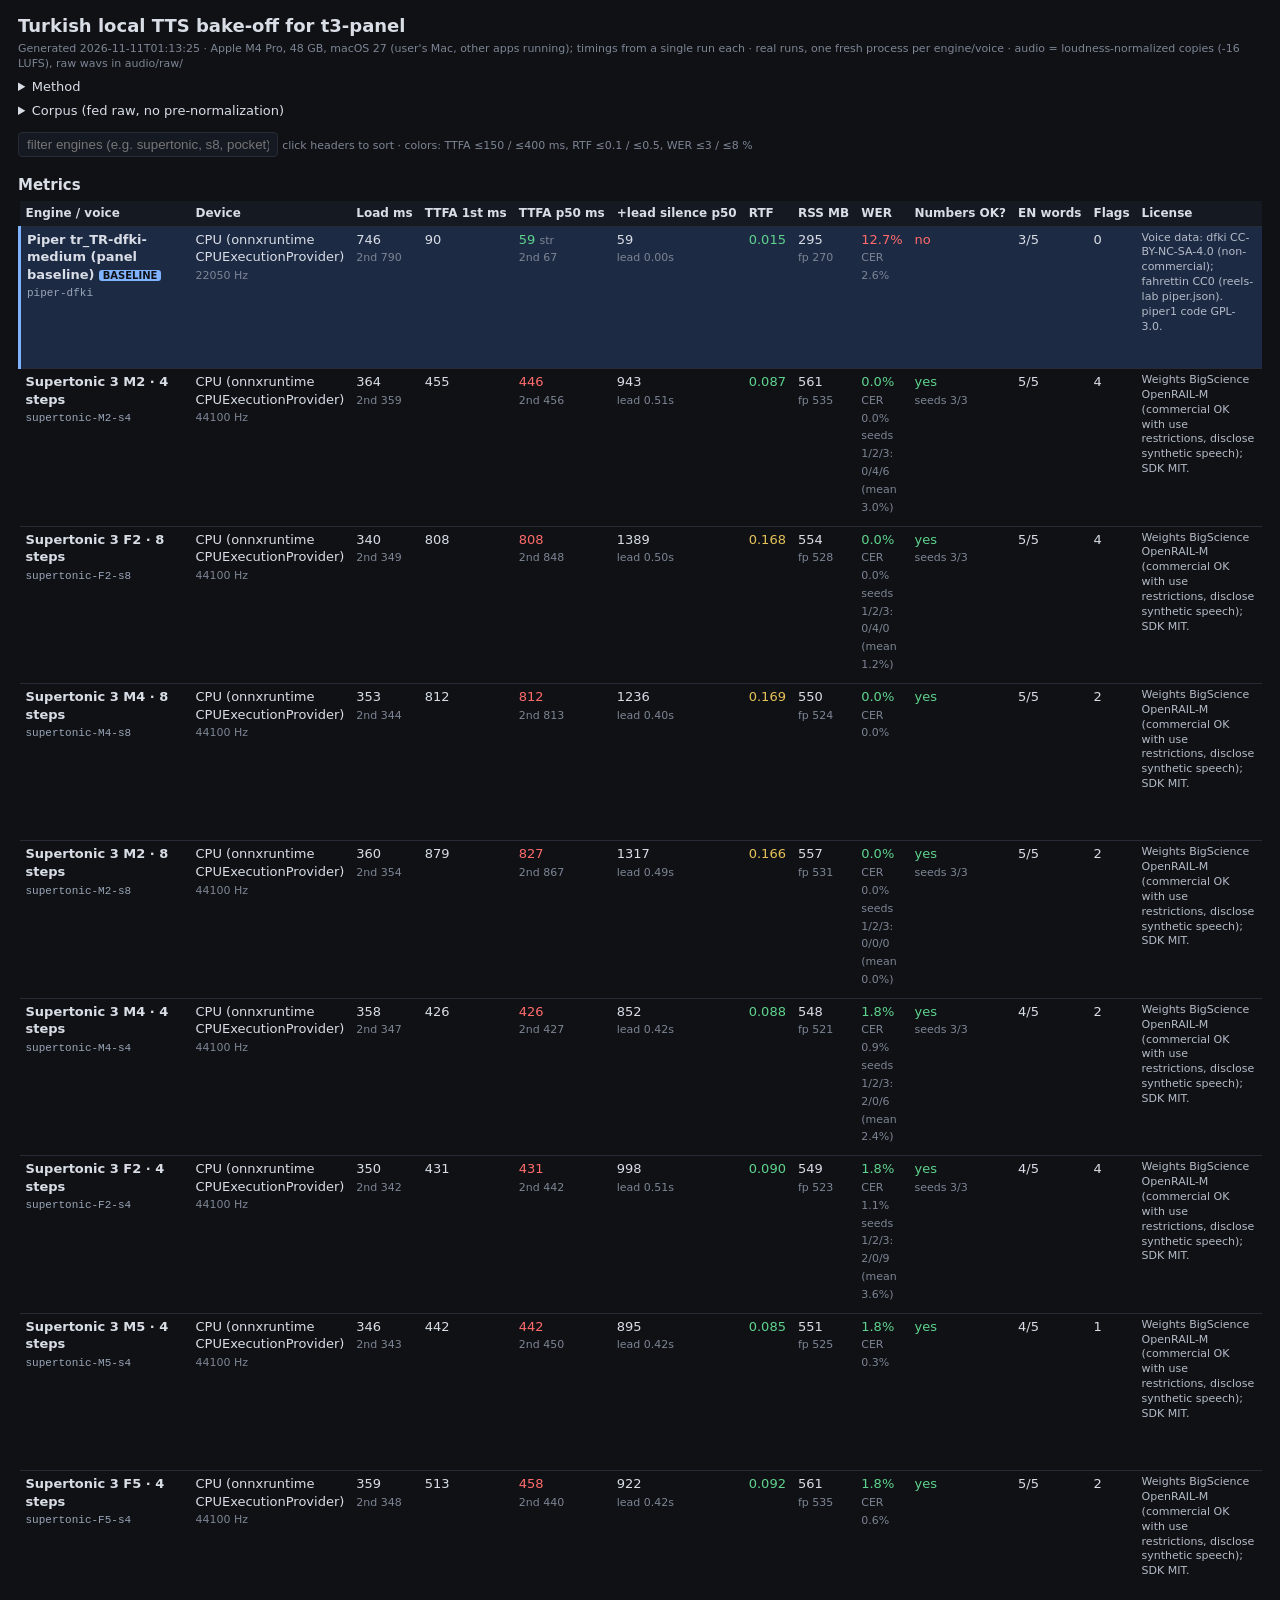
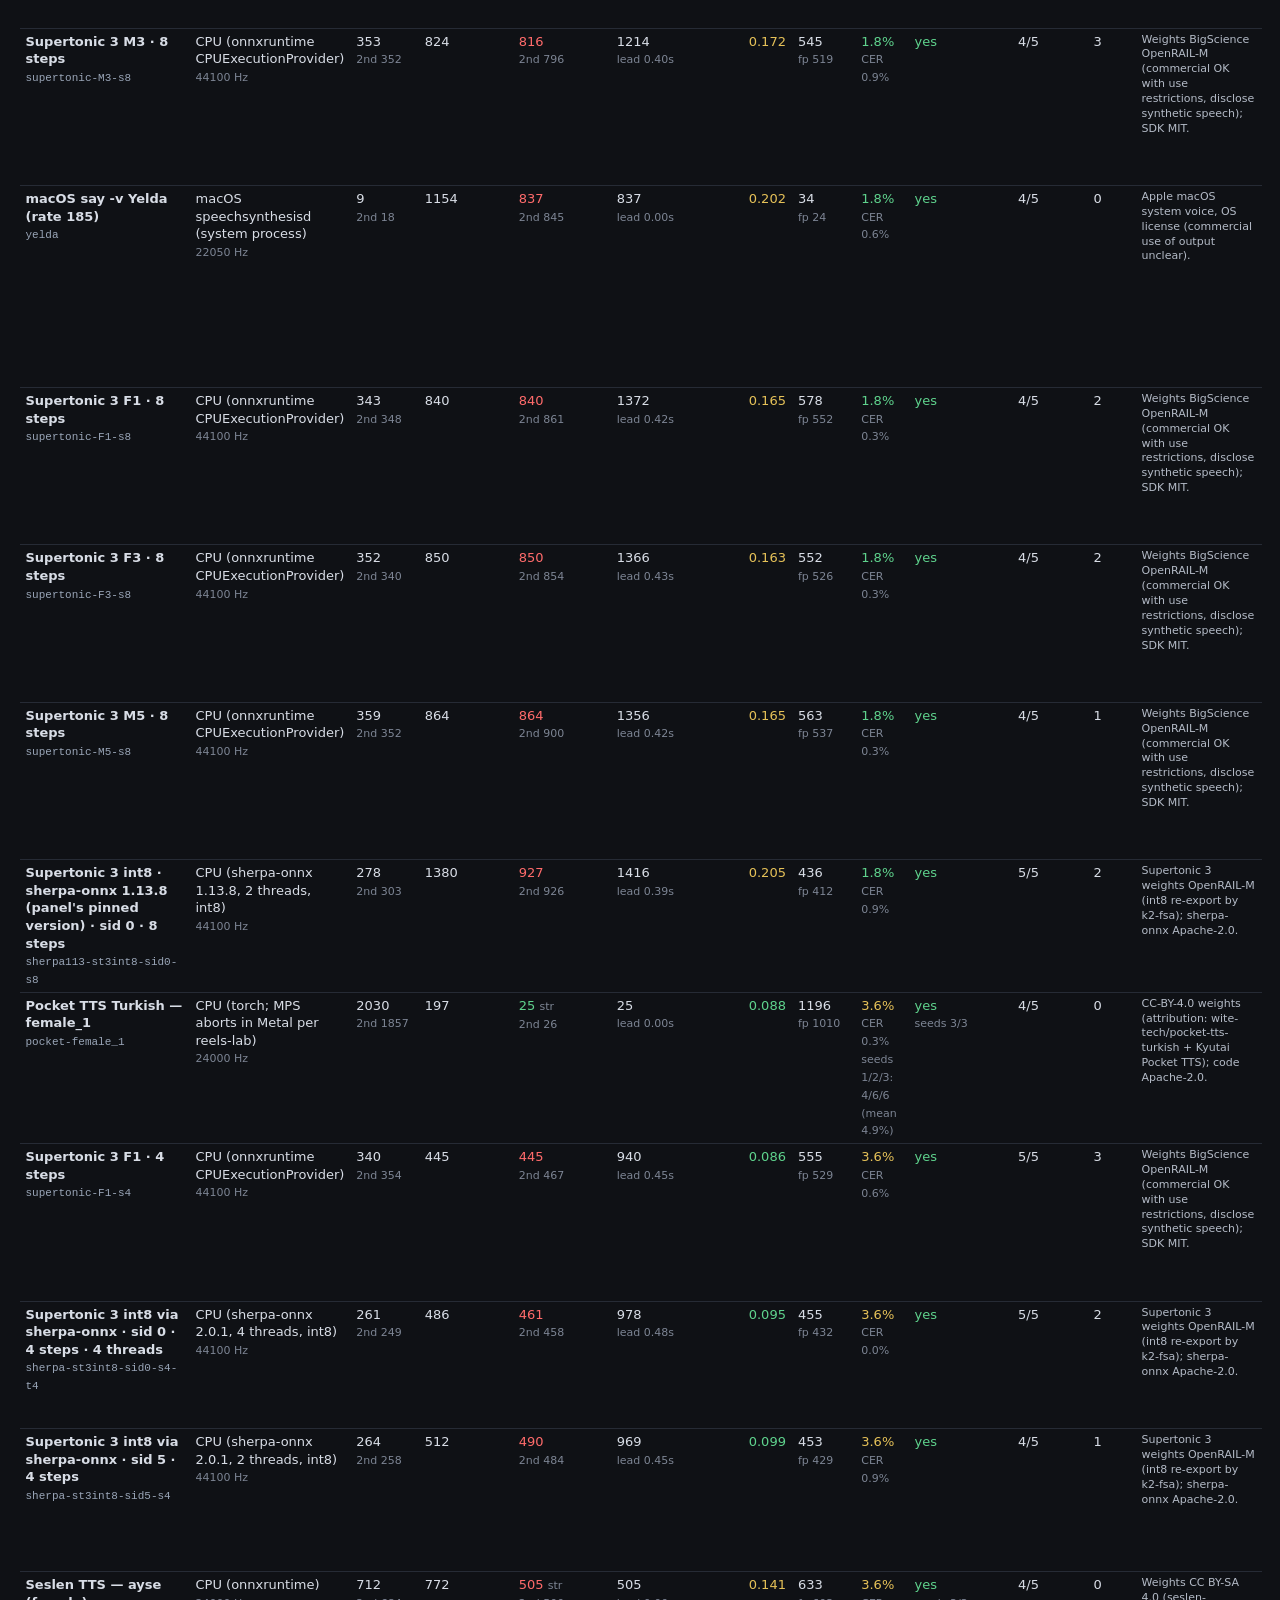
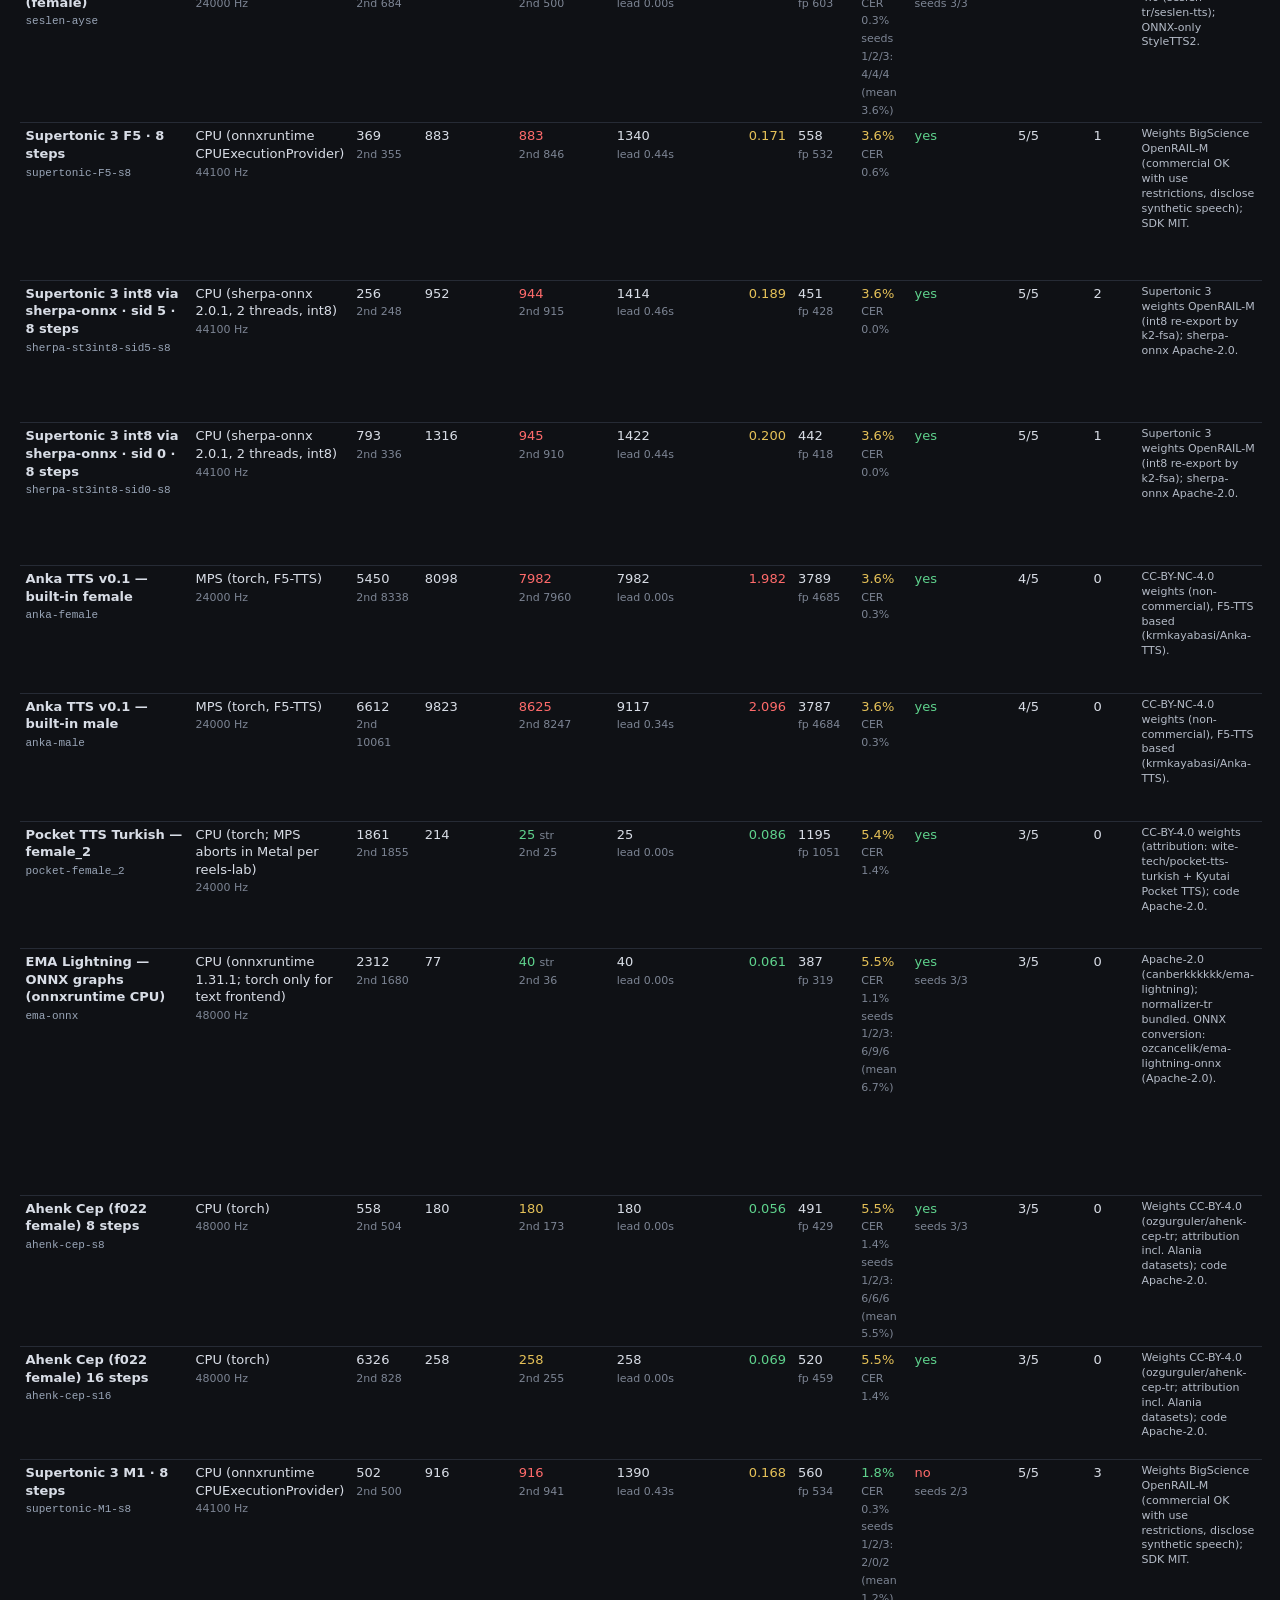
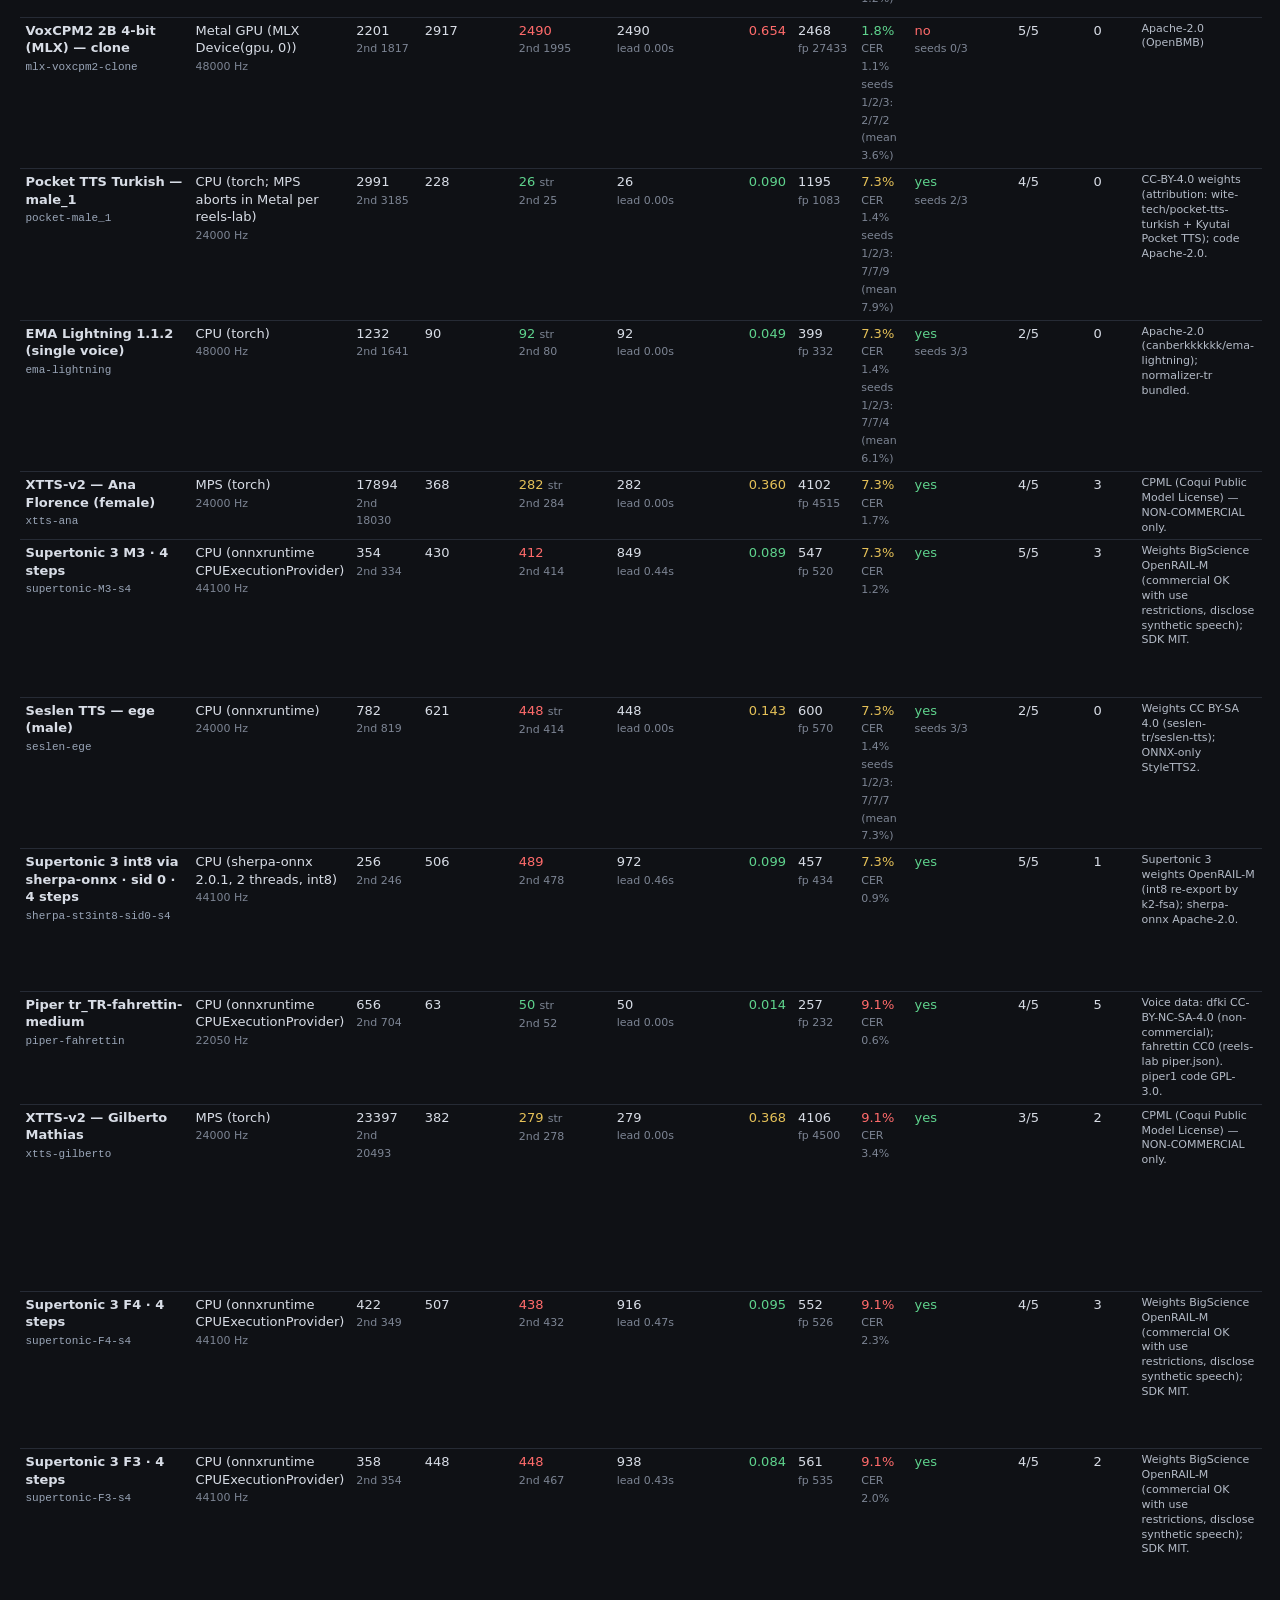
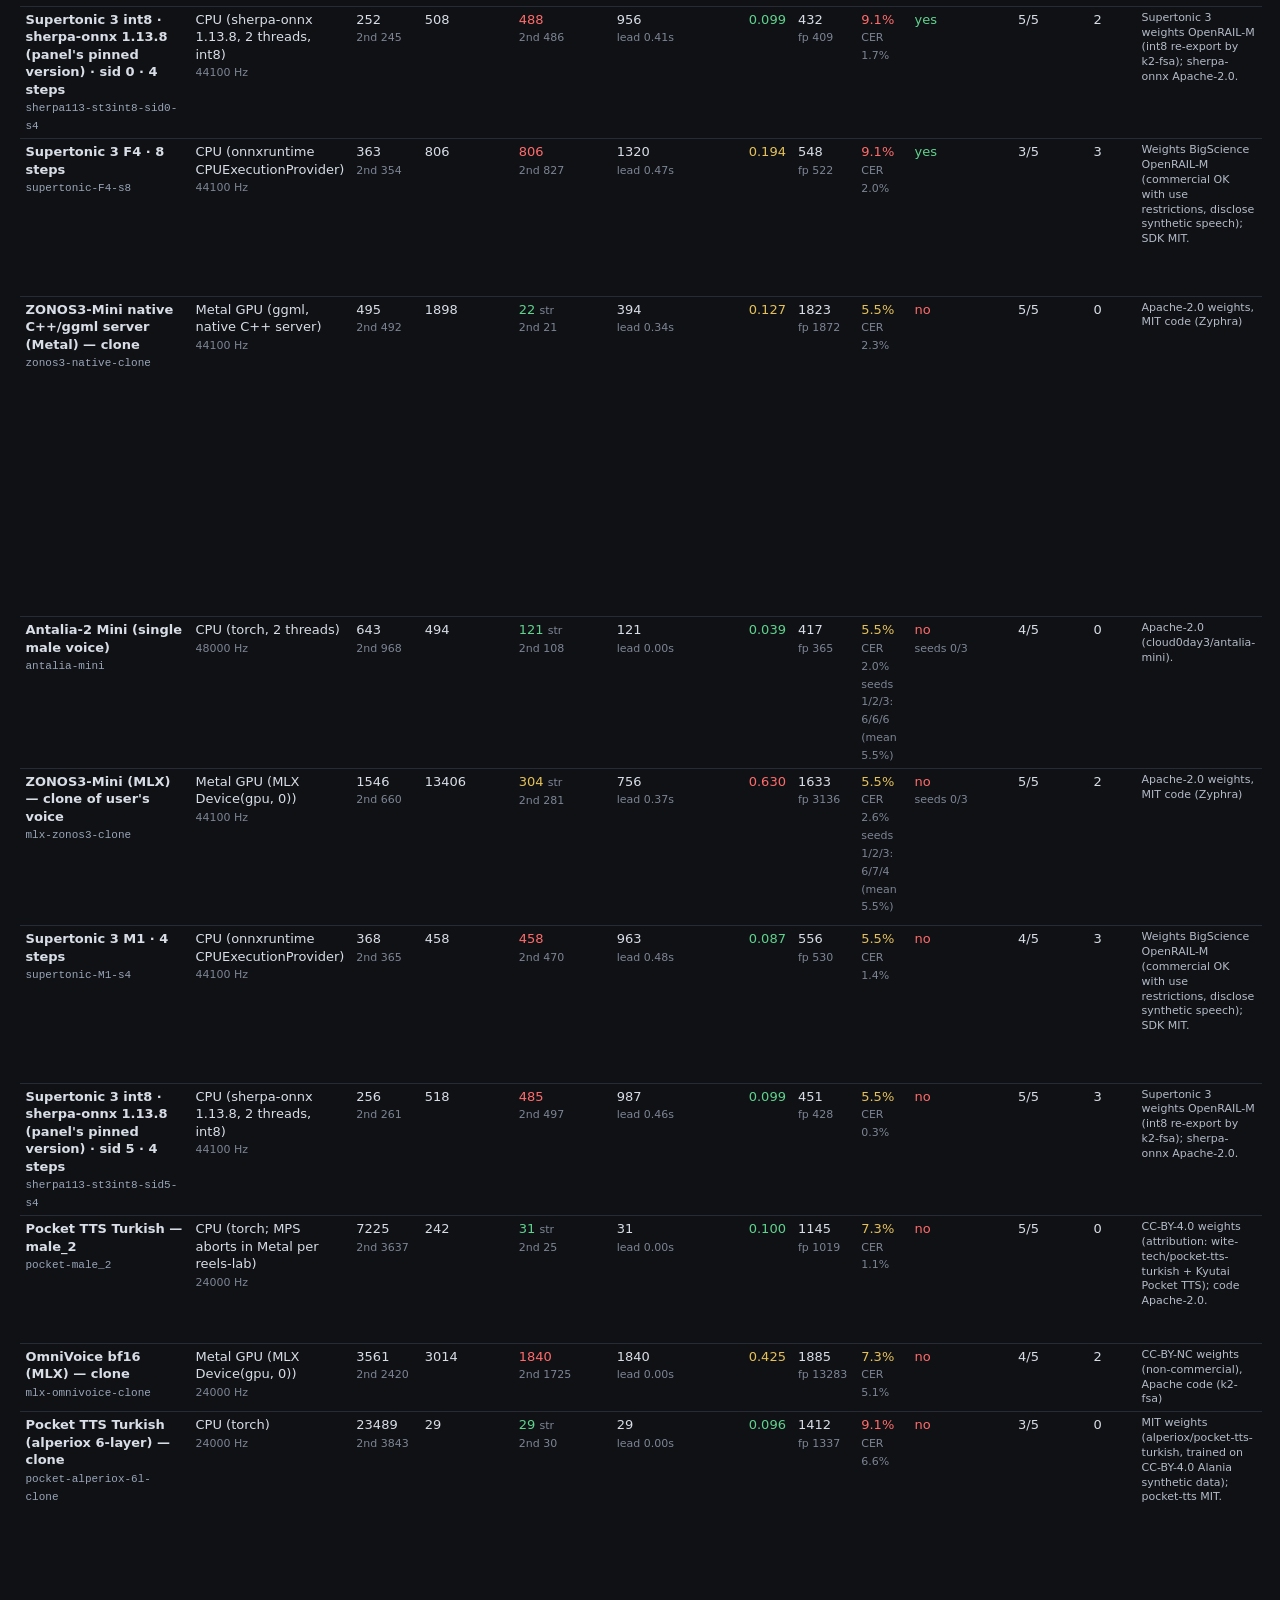
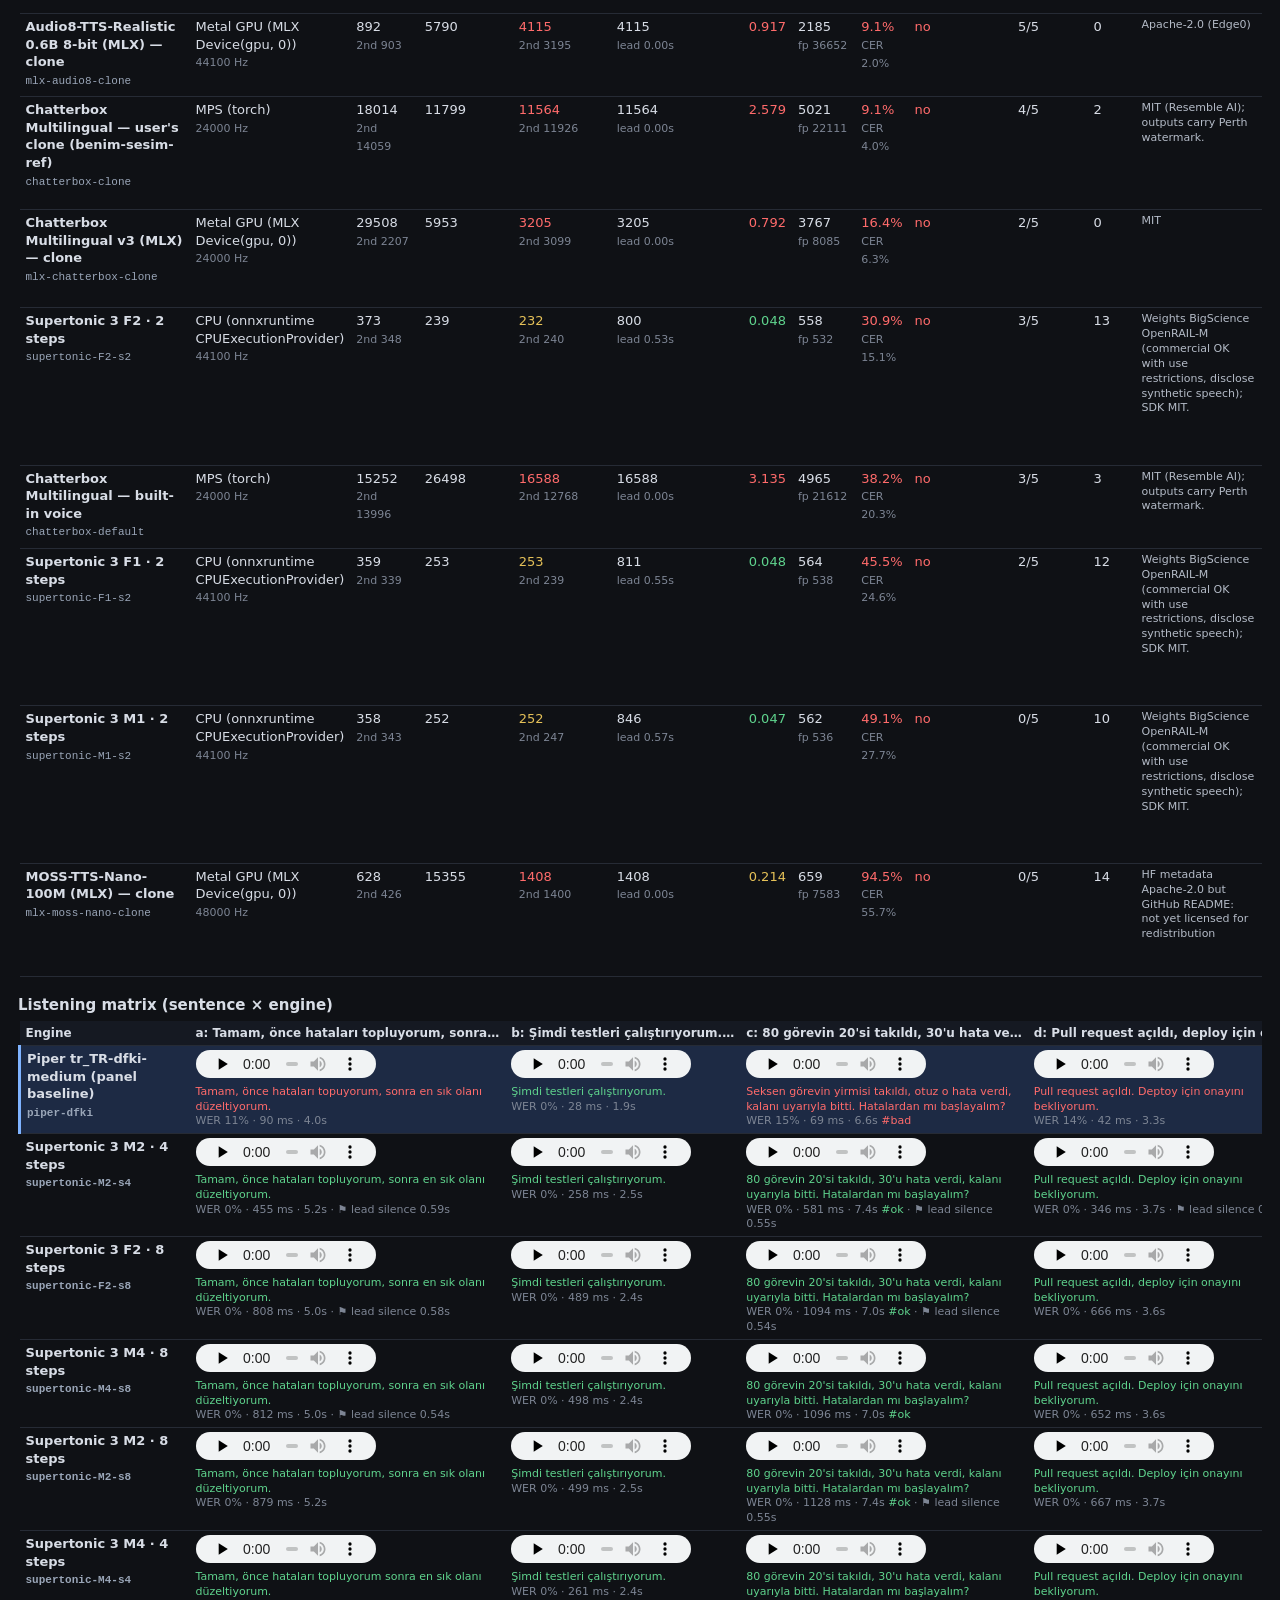
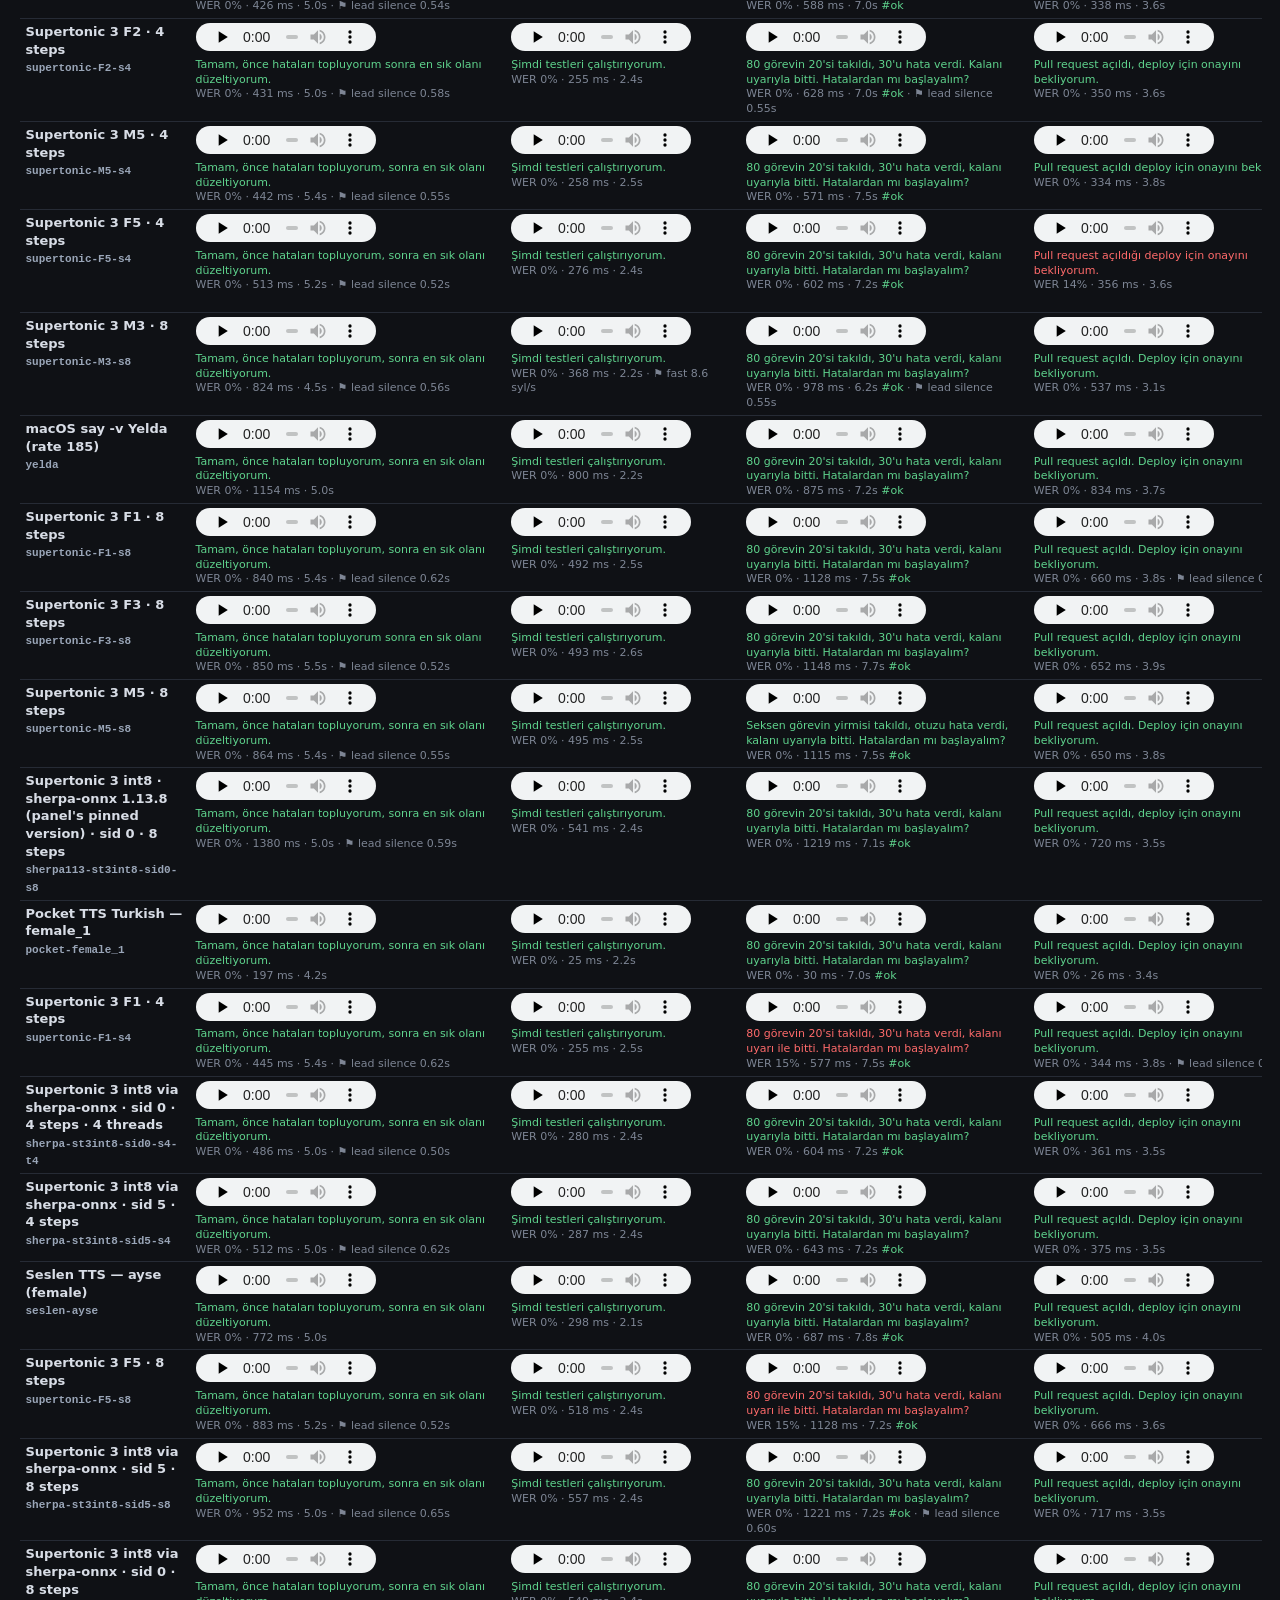
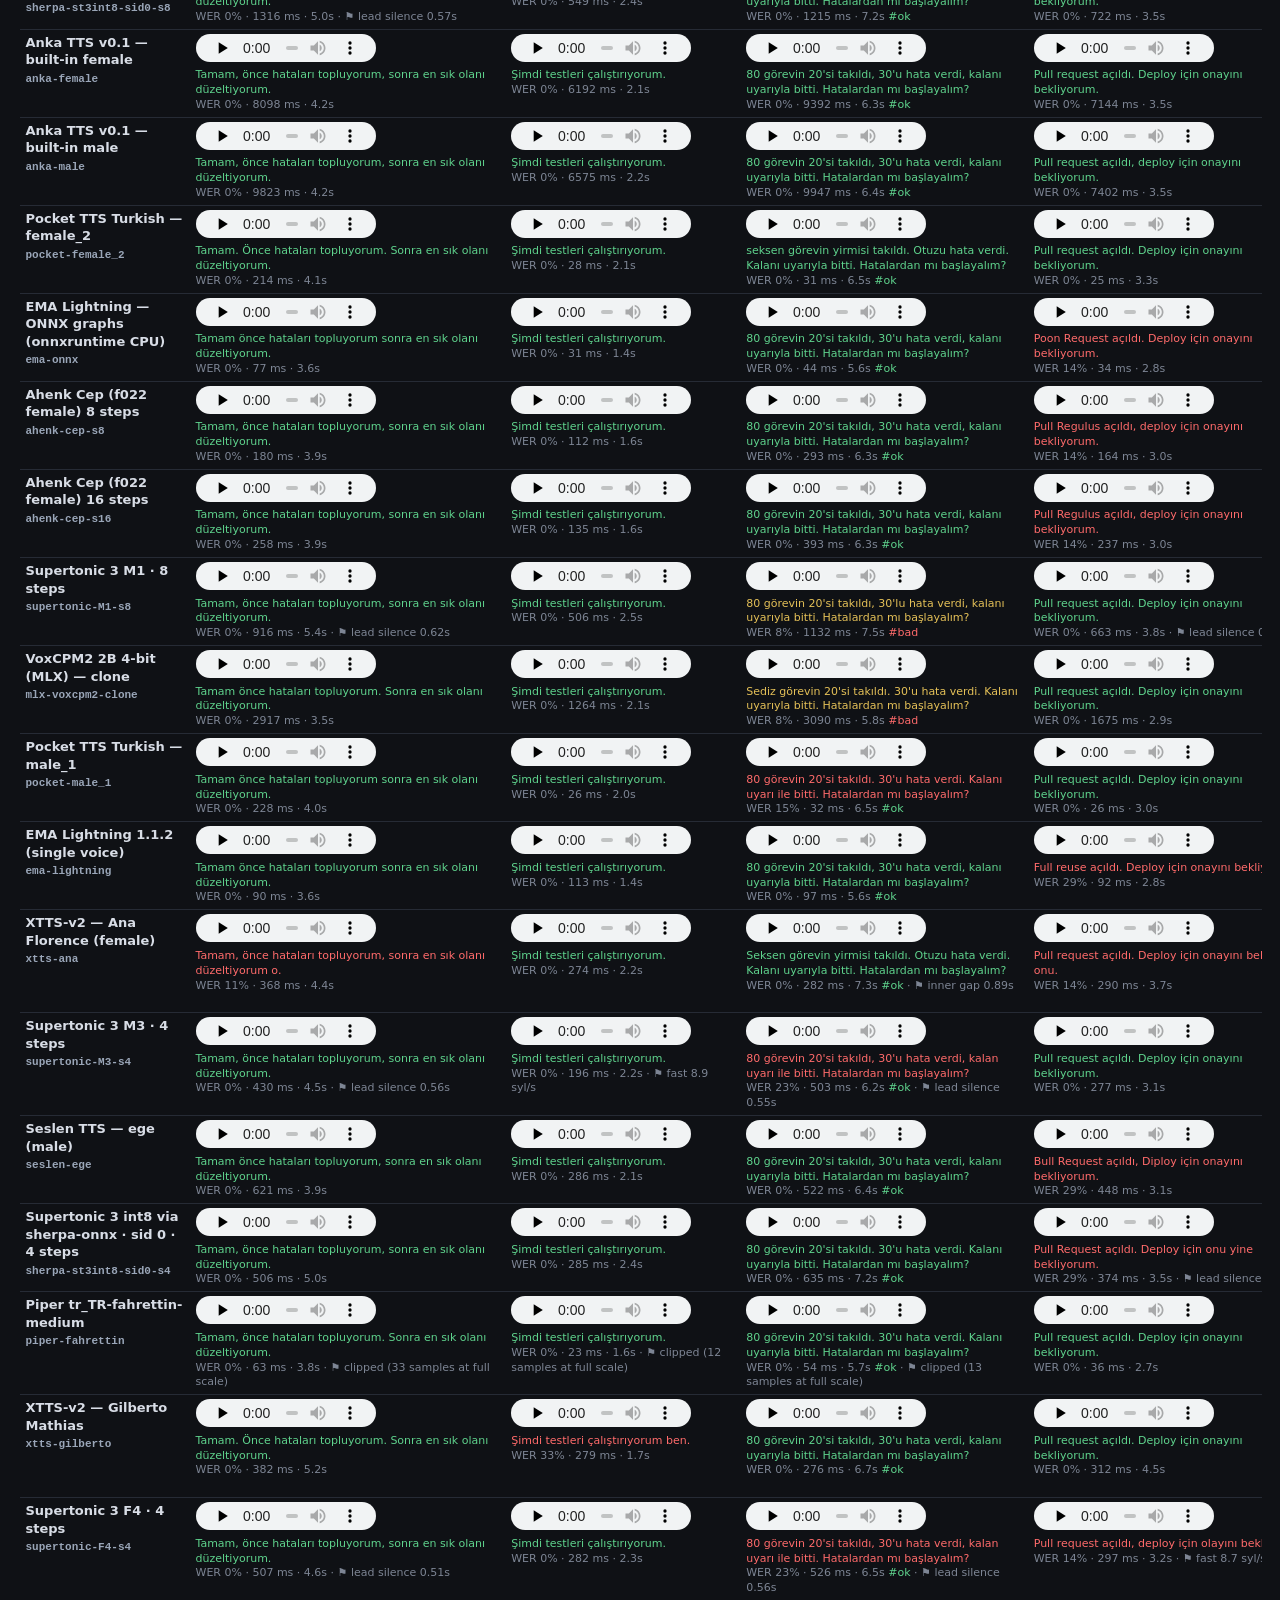
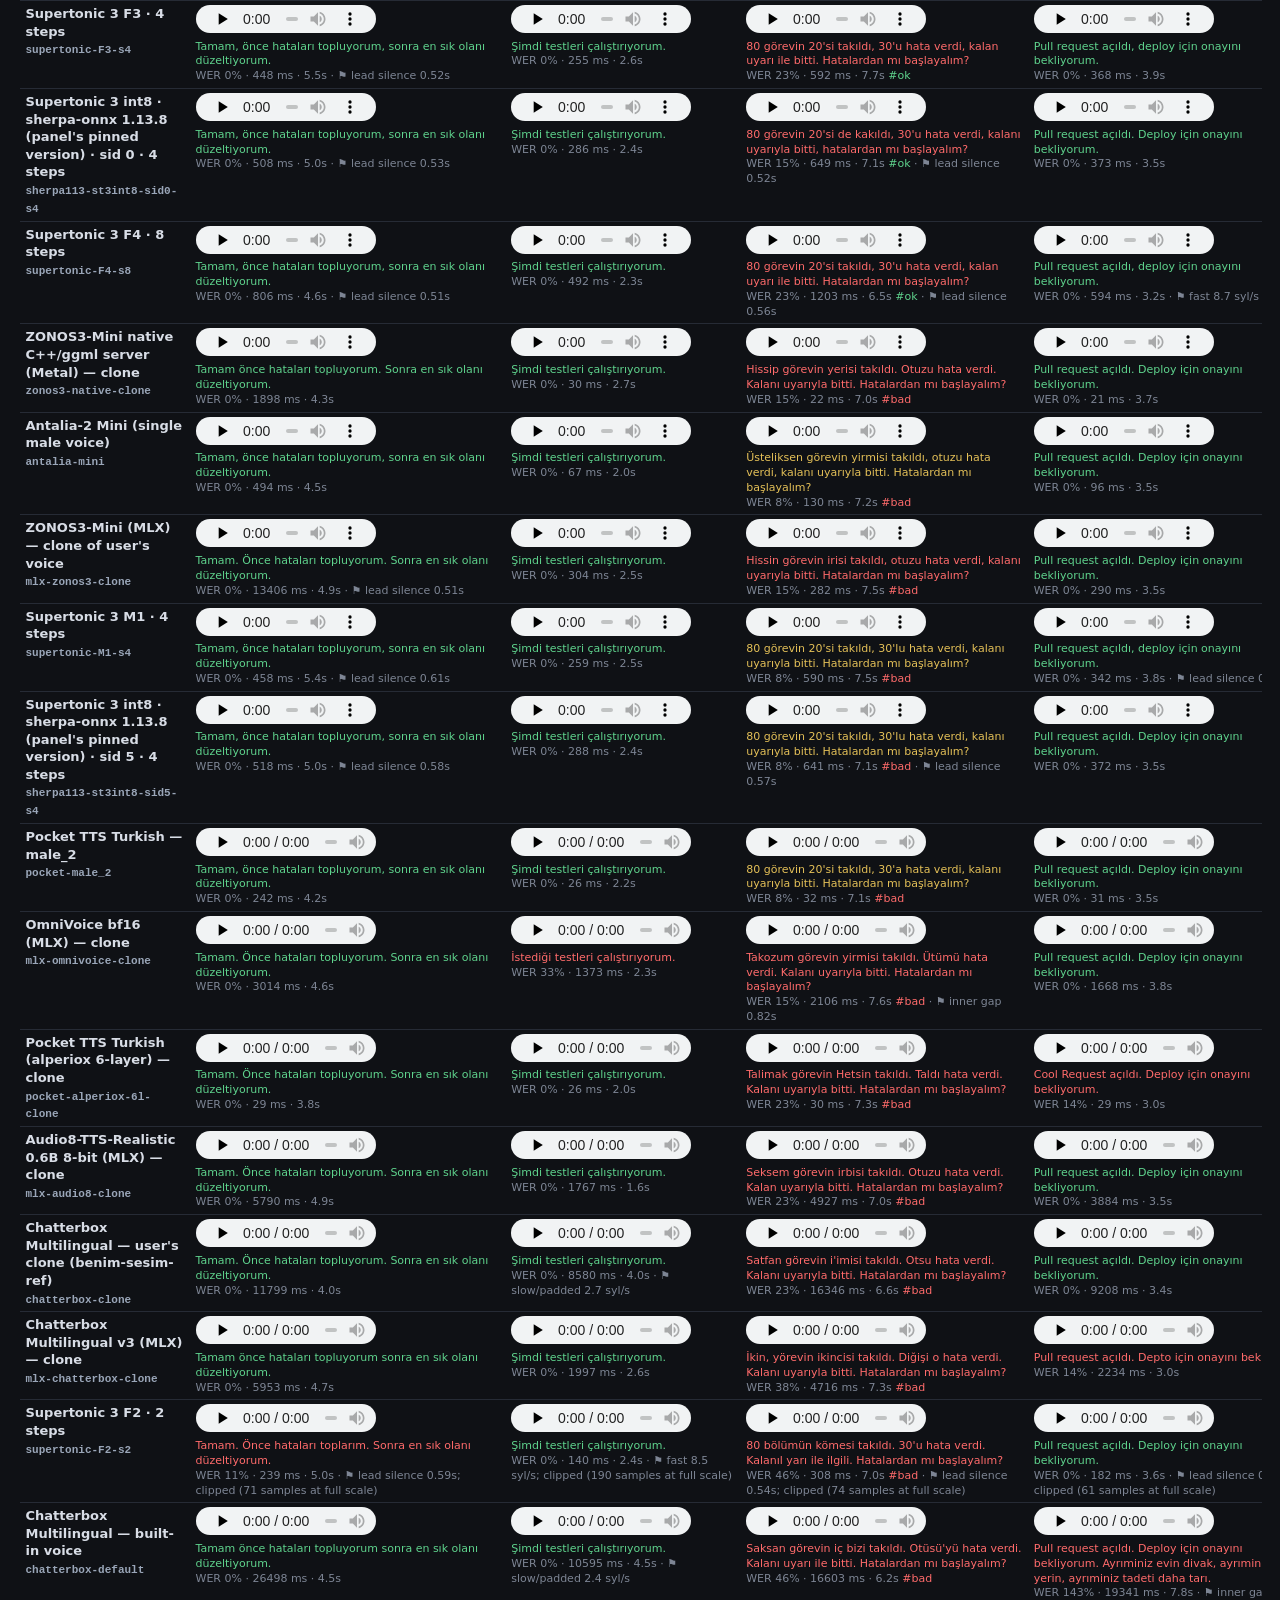
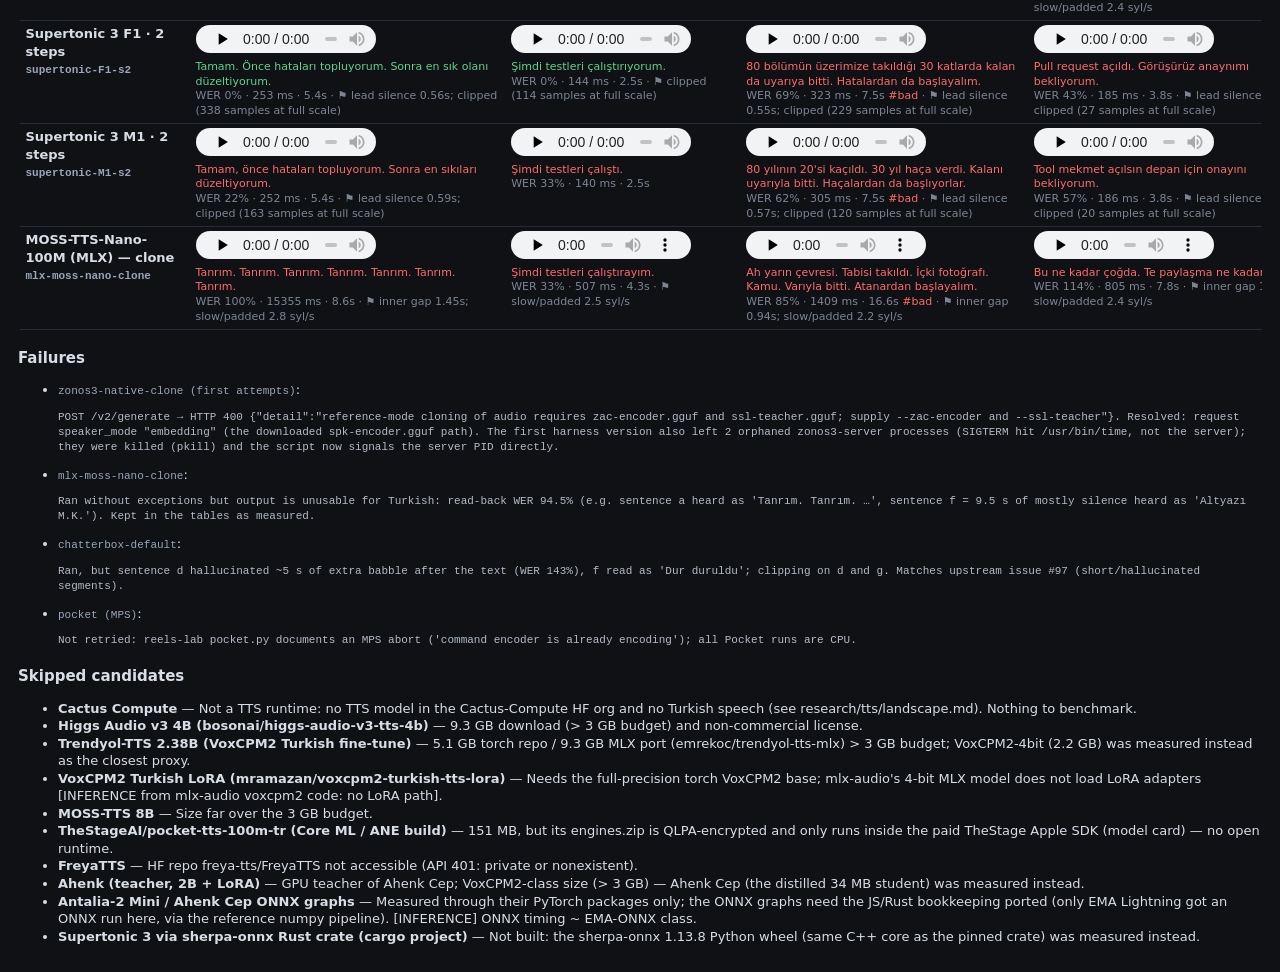
<file: research/tts/bakeoff/index.html>
<!doctype html><html lang="en"><head><meta charset="utf-8"><title>Turkish local TTS bake-off — t3-panel</title>
<meta name="viewport" content="width=device-width,initial-scale=1">
<style>
:root{--bg:#0f1115;--fg:#d8dde6;--dim:#7d8594;--line:#262b35;--good:#5fd38d;--ok:#e5c158;--bad:#ff6b6b;--base:#1d2a44}
*{box-sizing:border-box}body{margin:0;padding:14px 18px;background:var(--bg);color:var(--fg);font:13px/1.35 -apple-system,system-ui,sans-serif}
h1{font-size:18px;margin:0 0 4px}h2{font-size:15px;margin:18px 0 6px}a{color:#7fb3ff}code{color:#9aa6b8;font-size:11px}
.dim{color:var(--dim);font-size:11px}.small{font-size:11px;max-width:260px;color:#b4bbc7}
table{border-collapse:collapse;width:100%}td,th{border-bottom:1px solid var(--line);padding:4px 6px;vertical-align:top;text-align:left}
thead th{position:sticky;top:0;background:#151922;cursor:pointer;white-space:nowrap;font-size:12px}
tr.baseline{background:var(--base)}tr.baseline td:first-child,tr.baseline th:first-child{border-left:3px solid #7fb3ff}
.tag{background:#7fb3ff;color:#0f1115;border-radius:3px;padding:0 4px;font-size:10px;font-weight:700}
.good{color:var(--good)}.ok{color:var(--ok)}.bad{color:var(--bad)}
.matrix td{min-width:190px}.matrix audio{width:180px;height:28px}.heard{font-size:11px;margin-top:2px}
.name{min-width:170px;max-width:220px}.wrap{overflow-x:auto}
input{background:#151922;color:var(--fg);border:1px solid var(--line);padding:4px 8px;border-radius:4px;width:260px}
details{margin:6px 0}pre{white-space:pre-wrap;font-size:11px;color:#b4bbc7}
</style></head><body>
<h1>Turkish local TTS bake-off for t3-panel</h1>
<div class="dim">Generated 2026-11-11T01:13:25 · Apple M4 Pro, 48 GB, macOS 27 (user&#x27;s Mac, other apps running); timings from a single run each · real runs, one fresh process per engine/voice · audio = loudness-normalized copies (-16 LUFS), raw wavs in audio/raw/</div>
<details><summary>Method</summary><ul><li><b>load</b>: fresh python process per engine/voice; load_ms = process start (imports included) → model ready. Weights were already on disk and mostly in the OS file cache (not a cold-boot disk read).</li><li><b>synth</b>: perf_counter around the engine call per sentence, sentences a→g in order in the same process; first sentence includes any first-call warm-up.</li><li><b>ttfa</b>: first_chunk_ms if the engine streams (Piper: per sentence; Pocket: ~80 ms frames; XTTS: inference_stream 2nd pass; EMA/Antalia/Seslen: per sentence/clause; mlx stream=True), else synth_ms</li><li><b>rss</b>: /usr/bin/time -l &#x27;maximum resident set size&#x27; and &#x27;peak memory footprint&#x27; for the whole process (MPS/Metal allocations show up in footprint, not RSS)</li><li><b>wer</b>: whisper-cli 1.x, ggml-large-v3-turbo-q8_0, -l tr; digits → Turkish words on both sides, Turkish lowercase (I→ı, İ→i), suffix apostrophes dropped; word-level Levenshtein / reference words, weighted over the 7 sentences</li><li><b>numbers_ok</b>: sentence c heard as containing &#x27;seksen&#x27;, &#x27;yirmisi&#x27;, &#x27;otuzu&#x27; (whisper may write digits; they are spelled out first)</li><li><b>loudness</b>: listening copies: ffmpeg loudnorm I=-16:TP=-1.5:LRA=11 (single pass) → mp3 VBR q2</li><li><b>flags</b>: silencedetect -40 dB/0.25 s on raw wav: lead &gt;0.5 s, trail &gt;1 s, inner gap &gt;0.8 s; syllable rate (vowels of the written text with numbers spelled / speech span) &gt;8.5 or &lt;3 syl/s; peak ≥ 0.999 (clipping)</li><li><b>english_ok</b>: count of English tech words heard as such: d → pull, request, deploy; e → build, ios (5 total)</li></ul></details>
<details><summary>Corpus (fed raw, no pre-normalization)</summary><ol type="a"><li>Tamam, önce hataları topluyorum, sonra en sık olanı düzeltiyorum.</li><li>Şimdi testleri çalıştırıyorum.</li><li>80 görevin 20&#x27;si takıldı, 30&#x27;u hata verdi, kalanı uyarıyla bitti. Hatalardan mı başlayalım?</li><li>Pull request açıldı, deploy için onayını bekliyorum.</li><li>Build bitti; iOS simülatöründe ekran görüntüsü alıp rapora ekledim.</li><li>Durduruldu.</li><li>Başvurularda yeni gelişme yok, dört aktif başvuru var; yarın sabah tekrar kontrol edeceğim.</li></ol></details>
<p><input id="q" placeholder="filter engines (e.g. supertonic, s8, pocket)…"> <span class="dim">click headers to sort · colors: TTFA ≤150 / ≤400 ms, RTF ≤0.1 / ≤0.5, WER ≤3 / ≤8 %</span></p>
<h2>Metrics</h2><div class="wrap"><table id="m"><thead><tr>
<th>Engine / voice</th><th>Device</th><th>Load ms</th><th>TTFA 1st ms</th><th>TTFA p50 ms</th><th>+lead silence p50</th><th>RTF</th><th>RSS MB</th><th>WER</th><th>Numbers OK?</th><th>EN words</th><th>Flags</th><th>License</th><th>Rust integration</th><th>Notes</th>
</tr></thead><tbody><tr class="baseline" data-id="piper-dfki">
<td class="name"><b>Piper tr_TR-dfki-medium (panel baseline)</b> <span class="tag">BASELINE</span><br><code>piper-dfki</code></td>
<td>CPU (onnxruntime CPUExecutionProvider)<br><span class="dim">22050 Hz</span></td>
<td data-v="746.2">746<br><span class="dim">2nd 790</span></td>
<td data-v="89.6">90</td>
<td data-v="59.4" class="good">59 <span class="dim">str</span><br><span class="dim">2nd 67</span></td>
<td data-v="59.4">59<br><span class="dim">lead 0.00s</span></td>
<td data-v="0.0151" class="good">0.015</td>
<td data-v="295">295<br><span class="dim">fp 270</span></td>
<td data-v="0.127" class="bad">12.7%<br><span class="dim">CER 2.6%</span></td>
<td data-v="0" class="bad">no</td>
<td data-v="3">3/5</td>
<td data-v="0">0</td>
<td class="small">Voice data: dfki CC-BY-NC-SA-4.0 (non-commercial); fahrettin CC0 (reels-lab piper.json). piper1 code GPL-3.0.</td>
<td class="small">Current panel path: sherpa-onnx crate =1.13.8 VITS in-process (2.x dropped espeak-ng → needs lexicon/phoneme_codepoints or GPL piper-phonemize). https://k2-fsa.github.io/sherpa/onnx/c-api/html/tts.html</td>
<td class="small">Python piper-tts 1.8.0 here; panel uses the same ONNX via sherpa-onnx in Rust. length 1.0 / noise 0.667 / noise_w 0.8 (piper.json cta mood = defaults).</td></tr><tr class="" data-id="supertonic-M2-s4">
<td class="name"><b>Supertonic 3 M2 · 4 steps</b><br><code>supertonic-M2-s4</code></td>
<td>CPU (onnxruntime CPUExecutionProvider)<br><span class="dim">44100 Hz</span></td>
<td data-v="363.9">364<br><span class="dim">2nd 359</span></td>
<td data-v="455.2">455</td>
<td data-v="446.2" class="bad">446<br><span class="dim">2nd 456</span></td>
<td data-v="943.2">943<br><span class="dim">lead 0.51s</span></td>
<td data-v="0.0872" class="good">0.087</td>
<td data-v="561">561<br><span class="dim">fp 535</span></td>
<td data-v="0.0" class="good">0.0%<br><span class="dim">CER 0.0%<br>seeds 1/2/3: 0/4/6 (mean 3.0%)</span></td>
<td data-v="1" class="good">yes<br><span class="dim">seeds 3/3</span></td>
<td data-v="5">5/5</td>
<td data-v="4">4</td>
<td class="small">Weights BigScience OpenRAIL-M (commercial OK with use restrictions, disclose synthetic speech); SDK MIT.</td>
<td class="small">Same sherpa-onnx crate the panel already pins (=1.13.8 has OfflineTtsSupertonicModelConfig; GenerationConfig extra lang=&quot;tr&quot;): https://github.com/k2-fsa/sherpa-onnx/blob/master/rust-api-examples/examples/supertonic_tts.rs ; or 4 ONNX graphs via `ort` (official Rust example in supertone-inc/supertonic rust/, archived). Port must keep NFKD combining marks.</td>
<td class="small">supertonic SDK 1.3.1 fp32 ONNX CPU, speed 1.05 (supertonic.json &#x27;explain&#x27;), numpy seed 1</td></tr><tr class="" data-id="supertonic-F2-s8">
<td class="name"><b>Supertonic 3 F2 · 8 steps</b><br><code>supertonic-F2-s8</code></td>
<td>CPU (onnxruntime CPUExecutionProvider)<br><span class="dim">44100 Hz</span></td>
<td data-v="340.0">340<br><span class="dim">2nd 349</span></td>
<td data-v="808.1">808</td>
<td data-v="808.1" class="bad">808<br><span class="dim">2nd 848</span></td>
<td data-v="1389.1">1389<br><span class="dim">lead 0.50s</span></td>
<td data-v="0.168" class="ok">0.168</td>
<td data-v="554">554<br><span class="dim">fp 528</span></td>
<td data-v="0.0" class="good">0.0%<br><span class="dim">CER 0.0%<br>seeds 1/2/3: 0/4/0 (mean 1.2%)</span></td>
<td data-v="1" class="good">yes<br><span class="dim">seeds 3/3</span></td>
<td data-v="5">5/5</td>
<td data-v="4">4</td>
<td class="small">Weights BigScience OpenRAIL-M (commercial OK with use restrictions, disclose synthetic speech); SDK MIT.</td>
<td class="small">Same sherpa-onnx crate the panel already pins (=1.13.8 has OfflineTtsSupertonicModelConfig; GenerationConfig extra lang=&quot;tr&quot;): https://github.com/k2-fsa/sherpa-onnx/blob/master/rust-api-examples/examples/supertonic_tts.rs ; or 4 ONNX graphs via `ort` (official Rust example in supertone-inc/supertonic rust/, archived). Port must keep NFKD combining marks.</td>
<td class="small">supertonic SDK 1.3.1 fp32 ONNX CPU, speed 1.05 (supertonic.json &#x27;explain&#x27;), numpy seed 1 (default steps)</td></tr><tr class="" data-id="supertonic-M4-s8">
<td class="name"><b>Supertonic 3 M4 · 8 steps</b><br><code>supertonic-M4-s8</code></td>
<td>CPU (onnxruntime CPUExecutionProvider)<br><span class="dim">44100 Hz</span></td>
<td data-v="353.4">353<br><span class="dim">2nd 344</span></td>
<td data-v="812.0">812</td>
<td data-v="812.0" class="bad">812<br><span class="dim">2nd 813</span></td>
<td data-v="1236.5">1236<br><span class="dim">lead 0.40s</span></td>
<td data-v="0.169" class="ok">0.169</td>
<td data-v="550">550<br><span class="dim">fp 524</span></td>
<td data-v="0.0" class="good">0.0%<br><span class="dim">CER 0.0%</span></td>
<td data-v="1" class="good">yes</td>
<td data-v="5">5/5</td>
<td data-v="2">2</td>
<td class="small">Weights BigScience OpenRAIL-M (commercial OK with use restrictions, disclose synthetic speech); SDK MIT.</td>
<td class="small">Same sherpa-onnx crate the panel already pins (=1.13.8 has OfflineTtsSupertonicModelConfig; GenerationConfig extra lang=&quot;tr&quot;): https://github.com/k2-fsa/sherpa-onnx/blob/master/rust-api-examples/examples/supertonic_tts.rs ; or 4 ONNX graphs via `ort` (official Rust example in supertone-inc/supertonic rust/, archived). Port must keep NFKD combining marks.</td>
<td class="small">supertonic SDK 1.3.1 fp32 ONNX CPU, speed 1.05 (supertonic.json &#x27;explain&#x27;), numpy seed 1 (default steps)</td></tr><tr class="" data-id="supertonic-M2-s8">
<td class="name"><b>Supertonic 3 M2 · 8 steps</b><br><code>supertonic-M2-s8</code></td>
<td>CPU (onnxruntime CPUExecutionProvider)<br><span class="dim">44100 Hz</span></td>
<td data-v="359.6">360<br><span class="dim">2nd 354</span></td>
<td data-v="879.0">879</td>
<td data-v="826.6" class="bad">827<br><span class="dim">2nd 867</span></td>
<td data-v="1316.6">1317<br><span class="dim">lead 0.49s</span></td>
<td data-v="0.1661" class="ok">0.166</td>
<td data-v="557">557<br><span class="dim">fp 531</span></td>
<td data-v="0.0" class="good">0.0%<br><span class="dim">CER 0.0%<br>seeds 1/2/3: 0/0/0 (mean 0.0%)</span></td>
<td data-v="1" class="good">yes<br><span class="dim">seeds 3/3</span></td>
<td data-v="5">5/5</td>
<td data-v="2">2</td>
<td class="small">Weights BigScience OpenRAIL-M (commercial OK with use restrictions, disclose synthetic speech); SDK MIT.</td>
<td class="small">Same sherpa-onnx crate the panel already pins (=1.13.8 has OfflineTtsSupertonicModelConfig; GenerationConfig extra lang=&quot;tr&quot;): https://github.com/k2-fsa/sherpa-onnx/blob/master/rust-api-examples/examples/supertonic_tts.rs ; or 4 ONNX graphs via `ort` (official Rust example in supertone-inc/supertonic rust/, archived). Port must keep NFKD combining marks.</td>
<td class="small">supertonic SDK 1.3.1 fp32 ONNX CPU, speed 1.05 (supertonic.json &#x27;explain&#x27;), numpy seed 1 (default steps)</td></tr><tr class="" data-id="supertonic-M4-s4">
<td class="name"><b>Supertonic 3 M4 · 4 steps</b><br><code>supertonic-M4-s4</code></td>
<td>CPU (onnxruntime CPUExecutionProvider)<br><span class="dim">44100 Hz</span></td>
<td data-v="358.4">358<br><span class="dim">2nd 347</span></td>
<td data-v="425.9">426</td>
<td data-v="425.9" class="bad">426<br><span class="dim">2nd 427</span></td>
<td data-v="851.8">852<br><span class="dim">lead 0.42s</span></td>
<td data-v="0.0884" class="good">0.088</td>
<td data-v="548">548<br><span class="dim">fp 521</span></td>
<td data-v="0.018" class="good">1.8%<br><span class="dim">CER 0.9%<br>seeds 1/2/3: 2/0/6 (mean 2.4%)</span></td>
<td data-v="1" class="good">yes<br><span class="dim">seeds 3/3</span></td>
<td data-v="4">4/5</td>
<td data-v="2">2</td>
<td class="small">Weights BigScience OpenRAIL-M (commercial OK with use restrictions, disclose synthetic speech); SDK MIT.</td>
<td class="small">Same sherpa-onnx crate the panel already pins (=1.13.8 has OfflineTtsSupertonicModelConfig; GenerationConfig extra lang=&quot;tr&quot;): https://github.com/k2-fsa/sherpa-onnx/blob/master/rust-api-examples/examples/supertonic_tts.rs ; or 4 ONNX graphs via `ort` (official Rust example in supertone-inc/supertonic rust/, archived). Port must keep NFKD combining marks.</td>
<td class="small">supertonic SDK 1.3.1 fp32 ONNX CPU, speed 1.05 (supertonic.json &#x27;explain&#x27;), numpy seed 1</td></tr><tr class="" data-id="supertonic-F2-s4">
<td class="name"><b>Supertonic 3 F2 · 4 steps</b><br><code>supertonic-F2-s4</code></td>
<td>CPU (onnxruntime CPUExecutionProvider)<br><span class="dim">44100 Hz</span></td>
<td data-v="349.9">350<br><span class="dim">2nd 342</span></td>
<td data-v="430.7">431</td>
<td data-v="430.7" class="bad">431<br><span class="dim">2nd 442</span></td>
<td data-v="997.7">998<br><span class="dim">lead 0.51s</span></td>
<td data-v="0.0897" class="good">0.090</td>
<td data-v="549">549<br><span class="dim">fp 523</span></td>
<td data-v="0.018" class="good">1.8%<br><span class="dim">CER 1.1%<br>seeds 1/2/3: 2/0/9 (mean 3.6%)</span></td>
<td data-v="1" class="good">yes<br><span class="dim">seeds 3/3</span></td>
<td data-v="4">4/5</td>
<td data-v="4">4</td>
<td class="small">Weights BigScience OpenRAIL-M (commercial OK with use restrictions, disclose synthetic speech); SDK MIT.</td>
<td class="small">Same sherpa-onnx crate the panel already pins (=1.13.8 has OfflineTtsSupertonicModelConfig; GenerationConfig extra lang=&quot;tr&quot;): https://github.com/k2-fsa/sherpa-onnx/blob/master/rust-api-examples/examples/supertonic_tts.rs ; or 4 ONNX graphs via `ort` (official Rust example in supertone-inc/supertonic rust/, archived). Port must keep NFKD combining marks.</td>
<td class="small">supertonic SDK 1.3.1 fp32 ONNX CPU, speed 1.05 (supertonic.json &#x27;explain&#x27;), numpy seed 1</td></tr><tr class="" data-id="supertonic-M5-s4">
<td class="name"><b>Supertonic 3 M5 · 4 steps</b><br><code>supertonic-M5-s4</code></td>
<td>CPU (onnxruntime CPUExecutionProvider)<br><span class="dim">44100 Hz</span></td>
<td data-v="346.3">346<br><span class="dim">2nd 343</span></td>
<td data-v="441.6">442</td>
<td data-v="441.6" class="bad">442<br><span class="dim">2nd 450</span></td>
<td data-v="894.7">895<br><span class="dim">lead 0.42s</span></td>
<td data-v="0.085" class="good">0.085</td>
<td data-v="551">551<br><span class="dim">fp 525</span></td>
<td data-v="0.018" class="good">1.8%<br><span class="dim">CER 0.3%</span></td>
<td data-v="1" class="good">yes</td>
<td data-v="4">4/5</td>
<td data-v="1">1</td>
<td class="small">Weights BigScience OpenRAIL-M (commercial OK with use restrictions, disclose synthetic speech); SDK MIT.</td>
<td class="small">Same sherpa-onnx crate the panel already pins (=1.13.8 has OfflineTtsSupertonicModelConfig; GenerationConfig extra lang=&quot;tr&quot;): https://github.com/k2-fsa/sherpa-onnx/blob/master/rust-api-examples/examples/supertonic_tts.rs ; or 4 ONNX graphs via `ort` (official Rust example in supertone-inc/supertonic rust/, archived). Port must keep NFKD combining marks.</td>
<td class="small">supertonic SDK 1.3.1 fp32 ONNX CPU, speed 1.05 (supertonic.json &#x27;explain&#x27;), numpy seed 1</td></tr><tr class="" data-id="supertonic-F5-s4">
<td class="name"><b>Supertonic 3 F5 · 4 steps</b><br><code>supertonic-F5-s4</code></td>
<td>CPU (onnxruntime CPUExecutionProvider)<br><span class="dim">44100 Hz</span></td>
<td data-v="359.2">359<br><span class="dim">2nd 348</span></td>
<td data-v="512.7">513</td>
<td data-v="458.2" class="bad">458<br><span class="dim">2nd 440</span></td>
<td data-v="922.2">922<br><span class="dim">lead 0.42s</span></td>
<td data-v="0.0922" class="good">0.092</td>
<td data-v="561">561<br><span class="dim">fp 535</span></td>
<td data-v="0.018" class="good">1.8%<br><span class="dim">CER 0.6%</span></td>
<td data-v="1" class="good">yes</td>
<td data-v="5">5/5</td>
<td data-v="2">2</td>
<td class="small">Weights BigScience OpenRAIL-M (commercial OK with use restrictions, disclose synthetic speech); SDK MIT.</td>
<td class="small">Same sherpa-onnx crate the panel already pins (=1.13.8 has OfflineTtsSupertonicModelConfig; GenerationConfig extra lang=&quot;tr&quot;): https://github.com/k2-fsa/sherpa-onnx/blob/master/rust-api-examples/examples/supertonic_tts.rs ; or 4 ONNX graphs via `ort` (official Rust example in supertone-inc/supertonic rust/, archived). Port must keep NFKD combining marks.</td>
<td class="small">supertonic SDK 1.3.1 fp32 ONNX CPU, speed 1.05 (supertonic.json &#x27;explain&#x27;), numpy seed 1</td></tr><tr class="" data-id="supertonic-M3-s8">
<td class="name"><b>Supertonic 3 M3 · 8 steps</b><br><code>supertonic-M3-s8</code></td>
<td>CPU (onnxruntime CPUExecutionProvider)<br><span class="dim">44100 Hz</span></td>
<td data-v="352.8">353<br><span class="dim">2nd 352</span></td>
<td data-v="823.8">824</td>
<td data-v="815.8" class="bad">816<br><span class="dim">2nd 796</span></td>
<td data-v="1213.8">1214<br><span class="dim">lead 0.40s</span></td>
<td data-v="0.1716" class="ok">0.172</td>
<td data-v="545">545<br><span class="dim">fp 519</span></td>
<td data-v="0.018" class="good">1.8%<br><span class="dim">CER 0.9%</span></td>
<td data-v="1" class="good">yes</td>
<td data-v="4">4/5</td>
<td data-v="3">3</td>
<td class="small">Weights BigScience OpenRAIL-M (commercial OK with use restrictions, disclose synthetic speech); SDK MIT.</td>
<td class="small">Same sherpa-onnx crate the panel already pins (=1.13.8 has OfflineTtsSupertonicModelConfig; GenerationConfig extra lang=&quot;tr&quot;): https://github.com/k2-fsa/sherpa-onnx/blob/master/rust-api-examples/examples/supertonic_tts.rs ; or 4 ONNX graphs via `ort` (official Rust example in supertone-inc/supertonic rust/, archived). Port must keep NFKD combining marks.</td>
<td class="small">supertonic SDK 1.3.1 fp32 ONNX CPU, speed 1.05 (supertonic.json &#x27;explain&#x27;), numpy seed 1 (default steps)</td></tr><tr class="" data-id="yelda">
<td class="name"><b>macOS say -v Yelda (rate 185)</b><br><code>yelda</code></td>
<td>macOS speechsynthesisd (system process)<br><span class="dim">22050 Hz</span></td>
<td data-v="9.4">9<br><span class="dim">2nd 18</span></td>
<td data-v="1154.3">1154</td>
<td data-v="837.4" class="bad">837<br><span class="dim">2nd 845</span></td>
<td data-v="837.4">837<br><span class="dim">lead 0.00s</span></td>
<td data-v="0.2021" class="ok">0.202</td>
<td data-v="34">34<br><span class="dim">fp 24</span></td>
<td data-v="0.018" class="good">1.8%<br><span class="dim">CER 0.6%</span></td>
<td data-v="1" class="good">yes</td>
<td data-v="4">4/5</td>
<td data-v="0">0</td>
<td class="small">Apple macOS system voice, OS license (commercial use of output unclear).</td>
<td class="small">In-process via objc2-avf-audio AVSpeechSynthesizer (+ write(_:toBufferCallback:) for PCM) or `tts` crate AVFoundation backend: https://docs.rs/objc2-avf-audio/latest/objc2_avf_audio/all.html</td>
<td class="small">Only Turkish system voice installed (say -v &#x27;?&#x27; lists Yelda only; no Enhanced/Premium). Synthesis runs in speechsynthesisd, so RSS/CPU of the real work is NOT in the measured process; synth_ms includes `say` process spawn.</td></tr><tr class="" data-id="supertonic-F1-s8">
<td class="name"><b>Supertonic 3 F1 · 8 steps</b><br><code>supertonic-F1-s8</code></td>
<td>CPU (onnxruntime CPUExecutionProvider)<br><span class="dim">44100 Hz</span></td>
<td data-v="343.2">343<br><span class="dim">2nd 348</span></td>
<td data-v="840.4">840</td>
<td data-v="840.4" class="bad">840<br><span class="dim">2nd 861</span></td>
<td data-v="1372.4">1372<br><span class="dim">lead 0.42s</span></td>
<td data-v="0.1653" class="ok">0.165</td>
<td data-v="578">578<br><span class="dim">fp 552</span></td>
<td data-v="0.018" class="good">1.8%<br><span class="dim">CER 0.3%</span></td>
<td data-v="1" class="good">yes</td>
<td data-v="4">4/5</td>
<td data-v="2">2</td>
<td class="small">Weights BigScience OpenRAIL-M (commercial OK with use restrictions, disclose synthetic speech); SDK MIT.</td>
<td class="small">Same sherpa-onnx crate the panel already pins (=1.13.8 has OfflineTtsSupertonicModelConfig; GenerationConfig extra lang=&quot;tr&quot;): https://github.com/k2-fsa/sherpa-onnx/blob/master/rust-api-examples/examples/supertonic_tts.rs ; or 4 ONNX graphs via `ort` (official Rust example in supertone-inc/supertonic rust/, archived). Port must keep NFKD combining marks.</td>
<td class="small">supertonic SDK 1.3.1 fp32 ONNX CPU, speed 1.05 (supertonic.json &#x27;explain&#x27;), numpy seed 1 (default steps)</td></tr><tr class="" data-id="supertonic-F3-s8">
<td class="name"><b>Supertonic 3 F3 · 8 steps</b><br><code>supertonic-F3-s8</code></td>
<td>CPU (onnxruntime CPUExecutionProvider)<br><span class="dim">44100 Hz</span></td>
<td data-v="351.8">352<br><span class="dim">2nd 340</span></td>
<td data-v="850.0">850</td>
<td data-v="850.0" class="bad">850<br><span class="dim">2nd 854</span></td>
<td data-v="1366.0">1366<br><span class="dim">lead 0.43s</span></td>
<td data-v="0.1632" class="ok">0.163</td>
<td data-v="552">552<br><span class="dim">fp 526</span></td>
<td data-v="0.018" class="good">1.8%<br><span class="dim">CER 0.3%</span></td>
<td data-v="1" class="good">yes</td>
<td data-v="4">4/5</td>
<td data-v="2">2</td>
<td class="small">Weights BigScience OpenRAIL-M (commercial OK with use restrictions, disclose synthetic speech); SDK MIT.</td>
<td class="small">Same sherpa-onnx crate the panel already pins (=1.13.8 has OfflineTtsSupertonicModelConfig; GenerationConfig extra lang=&quot;tr&quot;): https://github.com/k2-fsa/sherpa-onnx/blob/master/rust-api-examples/examples/supertonic_tts.rs ; or 4 ONNX graphs via `ort` (official Rust example in supertone-inc/supertonic rust/, archived). Port must keep NFKD combining marks.</td>
<td class="small">supertonic SDK 1.3.1 fp32 ONNX CPU, speed 1.05 (supertonic.json &#x27;explain&#x27;), numpy seed 1 (default steps)</td></tr><tr class="" data-id="supertonic-M5-s8">
<td class="name"><b>Supertonic 3 M5 · 8 steps</b><br><code>supertonic-M5-s8</code></td>
<td>CPU (onnxruntime CPUExecutionProvider)<br><span class="dim">44100 Hz</span></td>
<td data-v="359.2">359<br><span class="dim">2nd 352</span></td>
<td data-v="863.7">864</td>
<td data-v="863.7" class="bad">864<br><span class="dim">2nd 900</span></td>
<td data-v="1355.7">1356<br><span class="dim">lead 0.42s</span></td>
<td data-v="0.1645" class="ok">0.165</td>
<td data-v="563">563<br><span class="dim">fp 537</span></td>
<td data-v="0.018" class="good">1.8%<br><span class="dim">CER 0.3%</span></td>
<td data-v="1" class="good">yes</td>
<td data-v="4">4/5</td>
<td data-v="1">1</td>
<td class="small">Weights BigScience OpenRAIL-M (commercial OK with use restrictions, disclose synthetic speech); SDK MIT.</td>
<td class="small">Same sherpa-onnx crate the panel already pins (=1.13.8 has OfflineTtsSupertonicModelConfig; GenerationConfig extra lang=&quot;tr&quot;): https://github.com/k2-fsa/sherpa-onnx/blob/master/rust-api-examples/examples/supertonic_tts.rs ; or 4 ONNX graphs via `ort` (official Rust example in supertone-inc/supertonic rust/, archived). Port must keep NFKD combining marks.</td>
<td class="small">supertonic SDK 1.3.1 fp32 ONNX CPU, speed 1.05 (supertonic.json &#x27;explain&#x27;), numpy seed 1 (default steps)</td></tr><tr class="" data-id="sherpa113-st3int8-sid0-s8">
<td class="name"><b>Supertonic 3 int8 · sherpa-onnx 1.13.8 (panel&#x27;s pinned version) · sid 0 · 8 steps</b><br><code>sherpa113-st3int8-sid0-s8</code></td>
<td>CPU (sherpa-onnx 1.13.8, 2 threads, int8)<br><span class="dim">44100 Hz</span></td>
<td data-v="278.0">278<br><span class="dim">2nd 303</span></td>
<td data-v="1380.3">1380</td>
<td data-v="927.1" class="bad">927<br><span class="dim">2nd 926</span></td>
<td data-v="1416.1">1416<br><span class="dim">lead 0.39s</span></td>
<td data-v="0.2047" class="ok">0.205</td>
<td data-v="436">436<br><span class="dim">fp 412</span></td>
<td data-v="0.018" class="good">1.8%<br><span class="dim">CER 0.9%</span></td>
<td data-v="1" class="good">yes</td>
<td data-v="5">5/5</td>
<td data-v="2">2</td>
<td class="small">Supertonic 3 weights OpenRAIL-M (int8 re-export by k2-fsa); sherpa-onnx Apache-2.0.</td>
<td class="small">Drop-in for the panel: sherpa-onnx crate OfflineTtsSupertonicModelConfig (present in =1.13.8 and 2.0.1), int8 package 129 MB: https://k2-fsa.github.io/sherpa/onnx/tts/all/Turkish/supertonic-3-tr.html . Measured here with sherpa-onnx 2.0.1 Python wheel (same C++ core) [INFERENCE: 1.13.8 timings similar].</td>
<td class="small">Python wheel 1.13.8 = same C++ core as the panel&#x27;s pinned Rust crate; 2 threads, speed 1.05.</td></tr><tr class="" data-id="pocket-female_1">
<td class="name"><b>Pocket TTS Turkish — female_1</b><br><code>pocket-female_1</code></td>
<td>CPU (torch; MPS aborts in Metal per reels-lab)<br><span class="dim">24000 Hz</span></td>
<td data-v="2029.9">2030<br><span class="dim">2nd 1857</span></td>
<td data-v="197.4">197</td>
<td data-v="25.2" class="good">25 <span class="dim">str</span><br><span class="dim">2nd 26</span></td>
<td data-v="25.2">25<br><span class="dim">lead 0.00s</span></td>
<td data-v="0.0877" class="good">0.088</td>
<td data-v="1196">1196<br><span class="dim">fp 1010</span></td>
<td data-v="0.036" class="ok">3.6%<br><span class="dim">CER 0.3%<br>seeds 1/2/3: 4/6/6 (mean 4.9%)</span></td>
<td data-v="1" class="good">yes<br><span class="dim">seeds 3/3</span></td>
<td data-v="4">4/5</td>
<td data-v="0">0</td>
<td class="small">CC-BY-4.0 weights (attribution: wite-tech/pocket-tts-turkish + Kyutai Pocket TTS); code Apache-2.0.</td>
<td class="small">No ready Turkish path: Rust/candle port babybirdprd/pocket-tts (https://github.com/babybirdprd/pocket-tts) and sherpa-onnx Pocket family target base Kyutai weights; loading the Turkish fine-tune + its sentence/number frontend is [INFERENCE]/needs a port. Realistic today: Python sidecar.</td>
<td class="small">CPU (MPS aborts), no emotion tag, seed 1, stream() — TTFA = first ~80 ms frame</td></tr><tr class="" data-id="supertonic-F1-s4">
<td class="name"><b>Supertonic 3 F1 · 4 steps</b><br><code>supertonic-F1-s4</code></td>
<td>CPU (onnxruntime CPUExecutionProvider)<br><span class="dim">44100 Hz</span></td>
<td data-v="339.5">340<br><span class="dim">2nd 354</span></td>
<td data-v="445.3">445</td>
<td data-v="445.3" class="bad">445<br><span class="dim">2nd 467</span></td>
<td data-v="940.1">940<br><span class="dim">lead 0.45s</span></td>
<td data-v="0.0865" class="good">0.086</td>
<td data-v="555">555<br><span class="dim">fp 529</span></td>
<td data-v="0.036" class="ok">3.6%<br><span class="dim">CER 0.6%</span></td>
<td data-v="1" class="good">yes</td>
<td data-v="5">5/5</td>
<td data-v="3">3</td>
<td class="small">Weights BigScience OpenRAIL-M (commercial OK with use restrictions, disclose synthetic speech); SDK MIT.</td>
<td class="small">Same sherpa-onnx crate the panel already pins (=1.13.8 has OfflineTtsSupertonicModelConfig; GenerationConfig extra lang=&quot;tr&quot;): https://github.com/k2-fsa/sherpa-onnx/blob/master/rust-api-examples/examples/supertonic_tts.rs ; or 4 ONNX graphs via `ort` (official Rust example in supertone-inc/supertonic rust/, archived). Port must keep NFKD combining marks.</td>
<td class="small">supertonic SDK 1.3.1 fp32 ONNX CPU, speed 1.05 (supertonic.json &#x27;explain&#x27;), numpy seed 1</td></tr><tr class="" data-id="sherpa-st3int8-sid0-s4-t4">
<td class="name"><b>Supertonic 3 int8 via sherpa-onnx · sid 0 · 4 steps · 4 threads</b><br><code>sherpa-st3int8-sid0-s4-t4</code></td>
<td>CPU (sherpa-onnx 2.0.1, 4 threads, int8)<br><span class="dim">44100 Hz</span></td>
<td data-v="260.8">261<br><span class="dim">2nd 249</span></td>
<td data-v="486.2">486</td>
<td data-v="460.8" class="bad">461<br><span class="dim">2nd 458</span></td>
<td data-v="977.8">978<br><span class="dim">lead 0.48s</span></td>
<td data-v="0.0952" class="good">0.095</td>
<td data-v="455">455<br><span class="dim">fp 432</span></td>
<td data-v="0.036" class="ok">3.6%<br><span class="dim">CER 0.0%</span></td>
<td data-v="1" class="good">yes</td>
<td data-v="5">5/5</td>
<td data-v="2">2</td>
<td class="small">Supertonic 3 weights OpenRAIL-M (int8 re-export by k2-fsa); sherpa-onnx Apache-2.0.</td>
<td class="small">Drop-in for the panel: sherpa-onnx crate OfflineTtsSupertonicModelConfig (present in =1.13.8 and 2.0.1), int8 package 129 MB: https://k2-fsa.github.io/sherpa/onnx/tts/all/Turkish/supertonic-3-tr.html . Measured here with sherpa-onnx 2.0.1 Python wheel (same C++ core) [INFERENCE: 1.13.8 timings similar].</td>
<td class="small">as above, num_threads 4</td></tr><tr class="" data-id="sherpa-st3int8-sid5-s4">
<td class="name"><b>Supertonic 3 int8 via sherpa-onnx · sid 5 · 4 steps</b><br><code>sherpa-st3int8-sid5-s4</code></td>
<td>CPU (sherpa-onnx 2.0.1, 2 threads, int8)<br><span class="dim">44100 Hz</span></td>
<td data-v="264.5">264<br><span class="dim">2nd 258</span></td>
<td data-v="512.0">512</td>
<td data-v="489.7" class="bad">490<br><span class="dim">2nd 484</span></td>
<td data-v="969.4">969<br><span class="dim">lead 0.45s</span></td>
<td data-v="0.0992" class="good">0.099</td>
<td data-v="453">453<br><span class="dim">fp 429</span></td>
<td data-v="0.036" class="ok">3.6%<br><span class="dim">CER 0.9%</span></td>
<td data-v="1" class="good">yes</td>
<td data-v="4">4/5</td>
<td data-v="1">1</td>
<td class="small">Supertonic 3 weights OpenRAIL-M (int8 re-export by k2-fsa); sherpa-onnx Apache-2.0.</td>
<td class="small">Drop-in for the panel: sherpa-onnx crate OfflineTtsSupertonicModelConfig (present in =1.13.8 and 2.0.1), int8 package 129 MB: https://k2-fsa.github.io/sherpa/onnx/tts/all/Turkish/supertonic-3-tr.html . Measured here with sherpa-onnx 2.0.1 Python wheel (same C++ core) [INFERENCE: 1.13.8 timings similar].</td>
<td class="small">NEW path (Landscape): sherpa-onnx 2.0.1 Python, int8 package, 2 threads, speed 1.05. sid→voice-name mapping undocumented.</td></tr><tr class="" data-id="seslen-ayse">
<td class="name"><b>Seslen TTS — ayse (female)</b><br><code>seslen-ayse</code></td>
<td>CPU (onnxruntime)<br><span class="dim">24000 Hz</span></td>
<td data-v="711.6">712<br><span class="dim">2nd 684</span></td>
<td data-v="772.2">772</td>
<td data-v="504.9" class="bad">505 <span class="dim">str</span><br><span class="dim">2nd 500</span></td>
<td data-v="504.9">505<br><span class="dim">lead 0.00s</span></td>
<td data-v="0.1405" class="ok">0.141</td>
<td data-v="633">633<br><span class="dim">fp 603</span></td>
<td data-v="0.036" class="ok">3.6%<br><span class="dim">CER 0.3%<br>seeds 1/2/3: 4/4/4 (mean 3.6%)</span></td>
<td data-v="1" class="good">yes<br><span class="dim">seeds 3/3</span></td>
<td data-v="4">4/5</td>
<td data-v="0">0</td>
<td class="small">Weights CC BY-SA 4.0 (seslen-tr/seslen-tts); ONNX-only StyleTTS2.</td>
<td class="small">Already ONNX (onnxruntime in Python) → `ort` in-process feasible but the Turkish frontend (stress, PL-BERT, sentence planning) is Python and would need porting [INFERENCE]. https://github.com/seslen-tr/seslen-tts</td>
<td class="small">as ege</td></tr><tr class="" data-id="supertonic-F5-s8">
<td class="name"><b>Supertonic 3 F5 · 8 steps</b><br><code>supertonic-F5-s8</code></td>
<td>CPU (onnxruntime CPUExecutionProvider)<br><span class="dim">44100 Hz</span></td>
<td data-v="368.9">369<br><span class="dim">2nd 355</span></td>
<td data-v="883.1">883</td>
<td data-v="883.1" class="bad">883<br><span class="dim">2nd 846</span></td>
<td data-v="1339.7">1340<br><span class="dim">lead 0.44s</span></td>
<td data-v="0.1711" class="ok">0.171</td>
<td data-v="558">558<br><span class="dim">fp 532</span></td>
<td data-v="0.036" class="ok">3.6%<br><span class="dim">CER 0.6%</span></td>
<td data-v="1" class="good">yes</td>
<td data-v="5">5/5</td>
<td data-v="1">1</td>
<td class="small">Weights BigScience OpenRAIL-M (commercial OK with use restrictions, disclose synthetic speech); SDK MIT.</td>
<td class="small">Same sherpa-onnx crate the panel already pins (=1.13.8 has OfflineTtsSupertonicModelConfig; GenerationConfig extra lang=&quot;tr&quot;): https://github.com/k2-fsa/sherpa-onnx/blob/master/rust-api-examples/examples/supertonic_tts.rs ; or 4 ONNX graphs via `ort` (official Rust example in supertone-inc/supertonic rust/, archived). Port must keep NFKD combining marks.</td>
<td class="small">supertonic SDK 1.3.1 fp32 ONNX CPU, speed 1.05 (supertonic.json &#x27;explain&#x27;), numpy seed 1 (default steps)</td></tr><tr class="" data-id="sherpa-st3int8-sid5-s8">
<td class="name"><b>Supertonic 3 int8 via sherpa-onnx · sid 5 · 8 steps</b><br><code>sherpa-st3int8-sid5-s8</code></td>
<td>CPU (sherpa-onnx 2.0.1, 2 threads, int8)<br><span class="dim">44100 Hz</span></td>
<td data-v="255.8">256<br><span class="dim">2nd 248</span></td>
<td data-v="951.9">952</td>
<td data-v="944.0" class="bad">944<br><span class="dim">2nd 915</span></td>
<td data-v="1414.0">1414<br><span class="dim">lead 0.46s</span></td>
<td data-v="0.1887" class="ok">0.189</td>
<td data-v="451">451<br><span class="dim">fp 428</span></td>
<td data-v="0.036" class="ok">3.6%<br><span class="dim">CER 0.0%</span></td>
<td data-v="1" class="good">yes</td>
<td data-v="5">5/5</td>
<td data-v="2">2</td>
<td class="small">Supertonic 3 weights OpenRAIL-M (int8 re-export by k2-fsa); sherpa-onnx Apache-2.0.</td>
<td class="small">Drop-in for the panel: sherpa-onnx crate OfflineTtsSupertonicModelConfig (present in =1.13.8 and 2.0.1), int8 package 129 MB: https://k2-fsa.github.io/sherpa/onnx/tts/all/Turkish/supertonic-3-tr.html . Measured here with sherpa-onnx 2.0.1 Python wheel (same C++ core) [INFERENCE: 1.13.8 timings similar].</td>
<td class="small">NEW path (Landscape): sherpa-onnx 2.0.1 Python, int8 package, 2 threads, speed 1.05. sid→voice-name mapping undocumented.</td></tr><tr class="" data-id="sherpa-st3int8-sid0-s8">
<td class="name"><b>Supertonic 3 int8 via sherpa-onnx · sid 0 · 8 steps</b><br><code>sherpa-st3int8-sid0-s8</code></td>
<td>CPU (sherpa-onnx 2.0.1, 2 threads, int8)<br><span class="dim">44100 Hz</span></td>
<td data-v="793.1">793<br><span class="dim">2nd 336</span></td>
<td data-v="1316.4">1316</td>
<td data-v="944.6" class="bad">945<br><span class="dim">2nd 910</span></td>
<td data-v="1421.6">1422<br><span class="dim">lead 0.44s</span></td>
<td data-v="0.2" class="ok">0.200</td>
<td data-v="442">442<br><span class="dim">fp 418</span></td>
<td data-v="0.036" class="ok">3.6%<br><span class="dim">CER 0.0%</span></td>
<td data-v="1" class="good">yes</td>
<td data-v="5">5/5</td>
<td data-v="1">1</td>
<td class="small">Supertonic 3 weights OpenRAIL-M (int8 re-export by k2-fsa); sherpa-onnx Apache-2.0.</td>
<td class="small">Drop-in for the panel: sherpa-onnx crate OfflineTtsSupertonicModelConfig (present in =1.13.8 and 2.0.1), int8 package 129 MB: https://k2-fsa.github.io/sherpa/onnx/tts/all/Turkish/supertonic-3-tr.html . Measured here with sherpa-onnx 2.0.1 Python wheel (same C++ core) [INFERENCE: 1.13.8 timings similar].</td>
<td class="small">NEW path (Landscape): sherpa-onnx 2.0.1 Python, int8 package, 2 threads, speed 1.05. sid→voice-name mapping undocumented.</td></tr><tr class="" data-id="anka-female">
<td class="name"><b>Anka TTS v0.1 — built-in female</b><br><code>anka-female</code></td>
<td>MPS (torch, F5-TTS)<br><span class="dim">24000 Hz</span></td>
<td data-v="5450.4">5450<br><span class="dim">2nd 8338</span></td>
<td data-v="8098.3">8098</td>
<td data-v="7982.0" class="bad">7982<br><span class="dim">2nd 7960</span></td>
<td data-v="7982.0">7982<br><span class="dim">lead 0.00s</span></td>
<td data-v="1.982" class="bad">1.982</td>
<td data-v="3789">3789<br><span class="dim">fp 4685</span></td>
<td data-v="0.036" class="ok">3.6%<br><span class="dim">CER 0.3%</span></td>
<td data-v="1" class="good">yes</td>
<td data-v="4">4/5</td>
<td data-v="0">0</td>
<td class="small">CC-BY-NC-4.0 weights (non-commercial), F5-TTS based (krmkayabasi/Anka-TTS).</td>
<td class="small">None: PyTorch F5-TTS + Vocos → Python sidecar; F5-TTS ONNX exports exist upstream [INFERENCE].</td>
<td class="small">NEW (Community mention). anka-tts 0.1.6, torch MPS (auto), default nfe_step, built-in Turkish normalizer, seed 1, 24 kHz, sentence chunking.</td></tr><tr class="" data-id="anka-male">
<td class="name"><b>Anka TTS v0.1 — built-in male</b><br><code>anka-male</code></td>
<td>MPS (torch, F5-TTS)<br><span class="dim">24000 Hz</span></td>
<td data-v="6612.1">6612<br><span class="dim">2nd 10061</span></td>
<td data-v="9822.7">9823</td>
<td data-v="8625.4" class="bad">8625<br><span class="dim">2nd 8247</span></td>
<td data-v="9117.4">9117<br><span class="dim">lead 0.34s</span></td>
<td data-v="2.0959" class="bad">2.096</td>
<td data-v="3787">3787<br><span class="dim">fp 4684</span></td>
<td data-v="0.036" class="ok">3.6%<br><span class="dim">CER 0.3%</span></td>
<td data-v="1" class="good">yes</td>
<td data-v="4">4/5</td>
<td data-v="0">0</td>
<td class="small">CC-BY-NC-4.0 weights (non-commercial), F5-TTS based (krmkayabasi/Anka-TTS).</td>
<td class="small">None: PyTorch F5-TTS + Vocos → Python sidecar; F5-TTS ONNX exports exist upstream [INFERENCE].</td>
<td class="small">NEW (Community mention). anka-tts 0.1.6, torch MPS (auto), default nfe_step, built-in Turkish normalizer, seed 1, 24 kHz, sentence chunking.</td></tr><tr class="" data-id="pocket-female_2">
<td class="name"><b>Pocket TTS Turkish — female_2</b><br><code>pocket-female_2</code></td>
<td>CPU (torch; MPS aborts in Metal per reels-lab)<br><span class="dim">24000 Hz</span></td>
<td data-v="1860.9">1861<br><span class="dim">2nd 1855</span></td>
<td data-v="214.4">214</td>
<td data-v="25.0" class="good">25 <span class="dim">str</span><br><span class="dim">2nd 25</span></td>
<td data-v="25.0">25<br><span class="dim">lead 0.00s</span></td>
<td data-v="0.0863" class="good">0.086</td>
<td data-v="1195">1195<br><span class="dim">fp 1051</span></td>
<td data-v="0.054" class="ok">5.4%<br><span class="dim">CER 1.4%</span></td>
<td data-v="1" class="good">yes</td>
<td data-v="3">3/5</td>
<td data-v="0">0</td>
<td class="small">CC-BY-4.0 weights (attribution: wite-tech/pocket-tts-turkish + Kyutai Pocket TTS); code Apache-2.0.</td>
<td class="small">No ready Turkish path: Rust/candle port babybirdprd/pocket-tts (https://github.com/babybirdprd/pocket-tts) and sherpa-onnx Pocket family target base Kyutai weights; loading the Turkish fine-tune + its sentence/number frontend is [INFERENCE]/needs a port. Realistic today: Python sidecar.</td>
<td class="small">CPU (MPS aborts), no emotion tag, seed 1, stream() — TTFA = first ~80 ms frame</td></tr><tr class="" data-id="ema-onnx">
<td class="name"><b>EMA Lightning — ONNX graphs (onnxruntime CPU)</b><br><code>ema-onnx</code></td>
<td>CPU (onnxruntime 1.31.1; torch only for text frontend)<br><span class="dim">48000 Hz</span></td>
<td data-v="2312.0">2312<br><span class="dim">2nd 1680</span></td>
<td data-v="76.8">77</td>
<td data-v="40.5" class="good">40 <span class="dim">str</span><br><span class="dim">2nd 36</span></td>
<td data-v="40.5">40<br><span class="dim">lead 0.00s</span></td>
<td data-v="0.0612" class="good">0.061</td>
<td data-v="387">387<br><span class="dim">fp 319</span></td>
<td data-v="0.055" class="ok">5.5%<br><span class="dim">CER 1.1%<br>seeds 1/2/3: 6/9/6 (mean 6.7%)</span></td>
<td data-v="1" class="good">yes<br><span class="dim">seeds 3/3</span></td>
<td data-v="3">3/5</td>
<td data-v="0">0</td>
<td class="small">Apache-2.0 (canberkkkkkk/ema-lightning); normalizer-tr bundled. ONNX conversion: ozcancelik/ema-lightning-onnx (Apache-2.0).</td>
<td class="small">This IS the shippable path: text/sound/decoder ONNX (35 MB) via `ort`; bookkeeping (plan/windows) is ~300 lines in web/tts.js (https://huggingface.co/ozcancelik/ema-lightning-onnx); normalizer-tr exists as Rust→wasm (normalizer-wasm/ in the same repo) → usable as a Rust crate. Reference Rust app: https://github.com/mesutde/Hitabet-Turkce-TTS</td>
<td class="small">NEW path (parent/Community): ozcancelik/ema-lightning-onnx text/sound/decoder; frontend+chunker from the ema-lightning Python package (so torch is imported: RSS/load include it); numpy noise seed 1 (different noise than torch run); 1 s first decoder window → first_chunk_ms.</td></tr><tr class="" data-id="ahenk-cep-s8">
<td class="name"><b>Ahenk Cep (f022 female) 8 steps</b><br><code>ahenk-cep-s8</code></td>
<td>CPU (torch)<br><span class="dim">48000 Hz</span></td>
<td data-v="558.2">558<br><span class="dim">2nd 504</span></td>
<td data-v="179.5">180</td>
<td data-v="179.5" class="ok">180<br><span class="dim">2nd 173</span></td>
<td data-v="179.5">180<br><span class="dim">lead 0.00s</span></td>
<td data-v="0.0562" class="good">0.056</td>
<td data-v="491">491<br><span class="dim">fp 429</span></td>
<td data-v="0.055" class="ok">5.5%<br><span class="dim">CER 1.4%<br>seeds 1/2/3: 6/6/6 (mean 5.5%)</span></td>
<td data-v="1" class="good">yes<br><span class="dim">seeds 3/3</span></td>
<td data-v="3">3/5</td>
<td data-v="0">0</td>
<td class="small">Weights CC-BY-4.0 (ozgurguler/ahenk-cep-tr; attribution incl. Alania datasets); code Apache-2.0.</td>
<td class="small">Ships ready ONNX (text/cond/step/decoder, f16/int8) in the HF repo → `ort`; Hitabet-Turkce-TTS runs it from Rust (scripts/fetch_ahenk_onnx.py). Needs trnorm (Python) or a Rust normalizer port.</td>
<td class="small">as s16</td></tr><tr class="" data-id="ahenk-cep-s16">
<td class="name"><b>Ahenk Cep (f022 female) 16 steps</b><br><code>ahenk-cep-s16</code></td>
<td>CPU (torch)<br><span class="dim">48000 Hz</span></td>
<td data-v="6326.4">6326<br><span class="dim">2nd 828</span></td>
<td data-v="257.5">258</td>
<td data-v="257.5" class="ok">258<br><span class="dim">2nd 255</span></td>
<td data-v="257.5">258<br><span class="dim">lead 0.00s</span></td>
<td data-v="0.069" class="good">0.069</td>
<td data-v="520">520<br><span class="dim">fp 459</span></td>
<td data-v="0.055" class="ok">5.5%<br><span class="dim">CER 1.4%</span></td>
<td data-v="1" class="good">yes</td>
<td data-v="3">3/5</td>
<td data-v="0">0</td>
<td class="small">Weights CC-BY-4.0 (ozgurguler/ahenk-cep-tr; attribution incl. Alania datasets); code Apache-2.0.</td>
<td class="small">Ships ready ONNX (text/cond/step/decoder, f16/int8) in the HF repo → `ort`; Hitabet-Turkce-TTS runs it from Rust (scripts/fetch_ahenk_onnx.py). Needs trnorm (Python) or a Rust normalizer port.</td>
<td class="small">NEW (Community). PyTorch ahenk_cep.py + trnorm, cfg 2.0, seed 1, CPU. First process paid one-time pyc/disk warm-up.</td></tr><tr class="" data-id="supertonic-M1-s8">
<td class="name"><b>Supertonic 3 M1 · 8 steps</b><br><code>supertonic-M1-s8</code></td>
<td>CPU (onnxruntime CPUExecutionProvider)<br><span class="dim">44100 Hz</span></td>
<td data-v="502.5">502<br><span class="dim">2nd 500</span></td>
<td data-v="916.2">916</td>
<td data-v="916.2" class="bad">916<br><span class="dim">2nd 941</span></td>
<td data-v="1390.4">1390<br><span class="dim">lead 0.43s</span></td>
<td data-v="0.1681" class="ok">0.168</td>
<td data-v="560">560<br><span class="dim">fp 534</span></td>
<td data-v="0.018" class="good">1.8%<br><span class="dim">CER 0.3%<br>seeds 1/2/3: 2/0/2 (mean 1.2%)</span></td>
<td data-v="0" class="bad">no<br><span class="dim">seeds 2/3</span></td>
<td data-v="5">5/5</td>
<td data-v="3">3</td>
<td class="small">Weights BigScience OpenRAIL-M (commercial OK with use restrictions, disclose synthetic speech); SDK MIT.</td>
<td class="small">Same sherpa-onnx crate the panel already pins (=1.13.8 has OfflineTtsSupertonicModelConfig; GenerationConfig extra lang=&quot;tr&quot;): https://github.com/k2-fsa/sherpa-onnx/blob/master/rust-api-examples/examples/supertonic_tts.rs ; or 4 ONNX graphs via `ort` (official Rust example in supertone-inc/supertonic rust/, archived). Port must keep NFKD combining marks.</td>
<td class="small">supertonic SDK 1.3.1 fp32 ONNX CPU, speed 1.05 (supertonic.json &#x27;explain&#x27;), numpy seed 1 (default steps)</td></tr><tr class="" data-id="mlx-voxcpm2-clone">
<td class="name"><b>VoxCPM2 2B 4-bit (MLX) — clone</b><br><code>mlx-voxcpm2-clone</code></td>
<td>Metal GPU (MLX Device(gpu, 0))<br><span class="dim">48000 Hz</span></td>
<td data-v="2200.6">2201<br><span class="dim">2nd 1817</span></td>
<td data-v="2916.6">2917</td>
<td data-v="2490.1" class="bad">2490<br><span class="dim">2nd 1995</span></td>
<td data-v="2490.1">2490<br><span class="dim">lead 0.00s</span></td>
<td data-v="0.6542" class="bad">0.654</td>
<td data-v="2468">2468<br><span class="dim">fp 27433</span></td>
<td data-v="0.018" class="good">1.8%<br><span class="dim">CER 1.1%<br>seeds 1/2/3: 2/7/2 (mean 3.6%)</span></td>
<td data-v="0" class="bad">no<br><span class="dim">seeds 0/3</span></td>
<td data-v="5">5/5</td>
<td data-v="0">0</td>
<td class="small">Apache-2.0 (OpenBMB)</td>
<td class="small">llama.cpp-omni voxcpm2 GGUF with Metal (C++) [INFERENCE FFI] or MLX sidecar</td>
<td class="small">NEW (Landscape). ref_audio only (mode 4), no Turkish LoRA.</td></tr><tr class="" data-id="pocket-male_1">
<td class="name"><b>Pocket TTS Turkish — male_1</b><br><code>pocket-male_1</code></td>
<td>CPU (torch; MPS aborts in Metal per reels-lab)<br><span class="dim">24000 Hz</span></td>
<td data-v="2991.0">2991<br><span class="dim">2nd 3185</span></td>
<td data-v="228.0">228</td>
<td data-v="25.7" class="good">26 <span class="dim">str</span><br><span class="dim">2nd 25</span></td>
<td data-v="25.7">26<br><span class="dim">lead 0.00s</span></td>
<td data-v="0.0902" class="good">0.090</td>
<td data-v="1195">1195<br><span class="dim">fp 1083</span></td>
<td data-v="0.073" class="ok">7.3%<br><span class="dim">CER 1.4%<br>seeds 1/2/3: 7/7/9 (mean 7.9%)</span></td>
<td data-v="1" class="good">yes<br><span class="dim">seeds 2/3</span></td>
<td data-v="4">4/5</td>
<td data-v="0">0</td>
<td class="small">CC-BY-4.0 weights (attribution: wite-tech/pocket-tts-turkish + Kyutai Pocket TTS); code Apache-2.0.</td>
<td class="small">No ready Turkish path: Rust/candle port babybirdprd/pocket-tts (https://github.com/babybirdprd/pocket-tts) and sherpa-onnx Pocket family target base Kyutai weights; loading the Turkish fine-tune + its sentence/number frontend is [INFERENCE]/needs a port. Realistic today: Python sidecar.</td>
<td class="small">CPU, no emotion tag, seed 1, stream()</td></tr><tr class="" data-id="ema-lightning">
<td class="name"><b>EMA Lightning 1.1.2 (single voice)</b><br><code>ema-lightning</code></td>
<td>CPU (torch)<br><span class="dim">48000 Hz</span></td>
<td data-v="1232.4">1232<br><span class="dim">2nd 1641</span></td>
<td data-v="90.1">90</td>
<td data-v="91.8" class="good">92 <span class="dim">str</span><br><span class="dim">2nd 80</span></td>
<td data-v="91.8">92<br><span class="dim">lead 0.00s</span></td>
<td data-v="0.0492" class="good">0.049</td>
<td data-v="399">399<br><span class="dim">fp 332</span></td>
<td data-v="0.073" class="ok">7.3%<br><span class="dim">CER 1.4%<br>seeds 1/2/3: 7/7/4 (mean 6.1%)</span></td>
<td data-v="1" class="good">yes<br><span class="dim">seeds 3/3</span></td>
<td data-v="2">2/5</td>
<td data-v="0">0</td>
<td class="small">Apache-2.0 (canberkkkkkk/ema-lightning); normalizer-tr bundled.</td>
<td class="small">ONNX export exists (ozcancelik/ema-lightning-web; mesutde/Hitabet-Turkce-TTS scripts/export_onnx.py ~40 MB) — working Tauri/Rust app runs it in-process with `ort` + Rust Turkish normalizer: https://github.com/mesutde/Hitabet-Turkce-TTS . Also LiteRT build: https://huggingface.co/litert-community/EMA-Lightning-LiteRT</td>
<td class="small">NEW (Community). CPU torch, seed 1, 48 kHz, stream(); built-in normalizer-tr 0.8.1. Weights pre-downloaded and batch-size probe cached before timing.</td></tr><tr class="" data-id="xtts-ana">
<td class="name"><b>XTTS-v2 — Ana Florence (female)</b><br><code>xtts-ana</code></td>
<td>MPS (torch)<br><span class="dim">24000 Hz</span></td>
<td data-v="17893.8">17894<br><span class="dim">2nd 18030</span></td>
<td data-v="367.5">368</td>
<td data-v="282.2" class="ok">282 <span class="dim">str</span><br><span class="dim">2nd 284</span></td>
<td data-v="282.2">282<br><span class="dim">lead 0.00s</span></td>
<td data-v="0.3602" class="ok">0.360</td>
<td data-v="4102">4102<br><span class="dim">fp 4515</span></td>
<td data-v="0.073" class="ok">7.3%<br><span class="dim">CER 1.7%</span></td>
<td data-v="1" class="good">yes</td>
<td data-v="4">4/5</td>
<td data-v="3">3</td>
<td class="small">CPML (Coqui Public Model License) — NON-COMMERCIAL only.</td>
<td class="small">xtts-rs candle port (https://github.com/rzafiamy/xtts-rs) only en/fr tested; realistic: Python sidecar.</td>
<td class="small">as Gilberto</td></tr><tr class="" data-id="supertonic-M3-s4">
<td class="name"><b>Supertonic 3 M3 · 4 steps</b><br><code>supertonic-M3-s4</code></td>
<td>CPU (onnxruntime CPUExecutionProvider)<br><span class="dim">44100 Hz</span></td>
<td data-v="354.0">354<br><span class="dim">2nd 334</span></td>
<td data-v="430.4">430</td>
<td data-v="412.0" class="bad">412<br><span class="dim">2nd 414</span></td>
<td data-v="849.0">849<br><span class="dim">lead 0.44s</span></td>
<td data-v="0.0888" class="good">0.089</td>
<td data-v="547">547<br><span class="dim">fp 520</span></td>
<td data-v="0.073" class="ok">7.3%<br><span class="dim">CER 1.2%</span></td>
<td data-v="1" class="good">yes</td>
<td data-v="5">5/5</td>
<td data-v="3">3</td>
<td class="small">Weights BigScience OpenRAIL-M (commercial OK with use restrictions, disclose synthetic speech); SDK MIT.</td>
<td class="small">Same sherpa-onnx crate the panel already pins (=1.13.8 has OfflineTtsSupertonicModelConfig; GenerationConfig extra lang=&quot;tr&quot;): https://github.com/k2-fsa/sherpa-onnx/blob/master/rust-api-examples/examples/supertonic_tts.rs ; or 4 ONNX graphs via `ort` (official Rust example in supertone-inc/supertonic rust/, archived). Port must keep NFKD combining marks.</td>
<td class="small">supertonic SDK 1.3.1 fp32 ONNX CPU, speed 1.05 (supertonic.json &#x27;explain&#x27;), numpy seed 1</td></tr><tr class="" data-id="seslen-ege">
<td class="name"><b>Seslen TTS — ege (male)</b><br><code>seslen-ege</code></td>
<td>CPU (onnxruntime)<br><span class="dim">24000 Hz</span></td>
<td data-v="781.8">782<br><span class="dim">2nd 819</span></td>
<td data-v="620.6">621</td>
<td data-v="448.1" class="bad">448 <span class="dim">str</span><br><span class="dim">2nd 414</span></td>
<td data-v="448.1">448<br><span class="dim">lead 0.00s</span></td>
<td data-v="0.1432" class="ok">0.143</td>
<td data-v="600">600<br><span class="dim">fp 570</span></td>
<td data-v="0.073" class="ok">7.3%<br><span class="dim">CER 1.4%<br>seeds 1/2/3: 7/7/7 (mean 7.3%)</span></td>
<td data-v="1" class="good">yes<br><span class="dim">seeds 3/3</span></td>
<td data-v="2">2/5</td>
<td data-v="0">0</td>
<td class="small">Weights CC BY-SA 4.0 (seslen-tr/seslen-tts); ONNX-only StyleTTS2.</td>
<td class="small">Already ONNX (onnxruntime in Python) → `ort` in-process feasible but the Turkish frontend (stress, PL-BERT, sentence planning) is Python and would need porting [INFERENCE]. https://github.com/seslen-tr/seslen-tts</td>
<td class="small">NEW (Community). seslen-tts 0.3.1, StyleTTS2 ONNX, ton=notr, self-check (denetim) off, per-clause streaming.</td></tr><tr class="" data-id="sherpa-st3int8-sid0-s4">
<td class="name"><b>Supertonic 3 int8 via sherpa-onnx · sid 0 · 4 steps</b><br><code>sherpa-st3int8-sid0-s4</code></td>
<td>CPU (sherpa-onnx 2.0.1, 2 threads, int8)<br><span class="dim">44100 Hz</span></td>
<td data-v="255.5">256<br><span class="dim">2nd 246</span></td>
<td data-v="506.1">506</td>
<td data-v="489.2" class="bad">489<br><span class="dim">2nd 478</span></td>
<td data-v="971.5">972<br><span class="dim">lead 0.46s</span></td>
<td data-v="0.0988" class="good">0.099</td>
<td data-v="457">457<br><span class="dim">fp 434</span></td>
<td data-v="0.073" class="ok">7.3%<br><span class="dim">CER 0.9%</span></td>
<td data-v="1" class="good">yes</td>
<td data-v="5">5/5</td>
<td data-v="1">1</td>
<td class="small">Supertonic 3 weights OpenRAIL-M (int8 re-export by k2-fsa); sherpa-onnx Apache-2.0.</td>
<td class="small">Drop-in for the panel: sherpa-onnx crate OfflineTtsSupertonicModelConfig (present in =1.13.8 and 2.0.1), int8 package 129 MB: https://k2-fsa.github.io/sherpa/onnx/tts/all/Turkish/supertonic-3-tr.html . Measured here with sherpa-onnx 2.0.1 Python wheel (same C++ core) [INFERENCE: 1.13.8 timings similar].</td>
<td class="small">NEW path (Landscape): sherpa-onnx 2.0.1 Python, int8 package, 2 threads, speed 1.05. sid→voice-name mapping undocumented.</td></tr><tr class="" data-id="piper-fahrettin">
<td class="name"><b>Piper tr_TR-fahrettin-medium</b><br><code>piper-fahrettin</code></td>
<td>CPU (onnxruntime CPUExecutionProvider)<br><span class="dim">22050 Hz</span></td>
<td data-v="656.4">656<br><span class="dim">2nd 704</span></td>
<td data-v="62.7">63</td>
<td data-v="50.0" class="good">50 <span class="dim">str</span><br><span class="dim">2nd 52</span></td>
<td data-v="50.0">50<br><span class="dim">lead 0.00s</span></td>
<td data-v="0.014" class="good">0.014</td>
<td data-v="257">257<br><span class="dim">fp 232</span></td>
<td data-v="0.091" class="bad">9.1%<br><span class="dim">CER 0.6%</span></td>
<td data-v="1" class="good">yes</td>
<td data-v="4">4/5</td>
<td data-v="5">5</td>
<td class="small">Voice data: dfki CC-BY-NC-SA-4.0 (non-commercial); fahrettin CC0 (reels-lab piper.json). piper1 code GPL-3.0.</td>
<td class="small">Current panel path: sherpa-onnx crate =1.13.8 VITS in-process (2.x dropped espeak-ng → needs lexicon/phoneme_codepoints or GPL piper-phonemize). https://k2-fsa.github.io/sherpa/onnx/c-api/html/tts.html</td>
<td class="small">same settings as dfki</td></tr><tr class="" data-id="xtts-gilberto">
<td class="name"><b>XTTS-v2 — Gilberto Mathias</b><br><code>xtts-gilberto</code></td>
<td>MPS (torch)<br><span class="dim">24000 Hz</span></td>
<td data-v="23397.3">23397<br><span class="dim">2nd 20493</span></td>
<td data-v="382.4">382</td>
<td data-v="279.1" class="ok">279 <span class="dim">str</span><br><span class="dim">2nd 278</span></td>
<td data-v="279.1">279<br><span class="dim">lead 0.00s</span></td>
<td data-v="0.3683" class="ok">0.368</td>
<td data-v="4106">4106<br><span class="dim">fp 4500</span></td>
<td data-v="0.091" class="bad">9.1%<br><span class="dim">CER 3.4%</span></td>
<td data-v="1" class="good">yes</td>
<td data-v="3">3/5</td>
<td data-v="2">2</td>
<td class="small">CPML (Coqui Public Model License) — NON-COMMERCIAL only.</td>
<td class="small">xtts-rs candle port (https://github.com/rzafiamy/xtts-rs) only en/fr tested; realistic: Python sidecar.</td>
<td class="small">MPS; xtts.json base+cta (temp 0.65, speed 1.0, rep 5.0, top_k 50, top_p 0.85); load includes a &#x27;Merhaba.&#x27; MPS probe/warm-up (reels-lab xtts.py). TTFA = inference_stream first chunk in a second pass.</td></tr><tr class="" data-id="supertonic-F4-s4">
<td class="name"><b>Supertonic 3 F4 · 4 steps</b><br><code>supertonic-F4-s4</code></td>
<td>CPU (onnxruntime CPUExecutionProvider)<br><span class="dim">44100 Hz</span></td>
<td data-v="421.6">422<br><span class="dim">2nd 349</span></td>
<td data-v="507.3">507</td>
<td data-v="437.6" class="bad">438<br><span class="dim">2nd 432</span></td>
<td data-v="915.7">916<br><span class="dim">lead 0.47s</span></td>
<td data-v="0.0948" class="good">0.095</td>
<td data-v="552">552<br><span class="dim">fp 526</span></td>
<td data-v="0.091" class="bad">9.1%<br><span class="dim">CER 2.3%</span></td>
<td data-v="1" class="good">yes</td>
<td data-v="4">4/5</td>
<td data-v="3">3</td>
<td class="small">Weights BigScience OpenRAIL-M (commercial OK with use restrictions, disclose synthetic speech); SDK MIT.</td>
<td class="small">Same sherpa-onnx crate the panel already pins (=1.13.8 has OfflineTtsSupertonicModelConfig; GenerationConfig extra lang=&quot;tr&quot;): https://github.com/k2-fsa/sherpa-onnx/blob/master/rust-api-examples/examples/supertonic_tts.rs ; or 4 ONNX graphs via `ort` (official Rust example in supertone-inc/supertonic rust/, archived). Port must keep NFKD combining marks.</td>
<td class="small">supertonic SDK 1.3.1 fp32 ONNX CPU, speed 1.05 (supertonic.json &#x27;explain&#x27;), numpy seed 1</td></tr><tr class="" data-id="supertonic-F3-s4">
<td class="name"><b>Supertonic 3 F3 · 4 steps</b><br><code>supertonic-F3-s4</code></td>
<td>CPU (onnxruntime CPUExecutionProvider)<br><span class="dim">44100 Hz</span></td>
<td data-v="358.1">358<br><span class="dim">2nd 354</span></td>
<td data-v="448.2">448</td>
<td data-v="448.2" class="bad">448<br><span class="dim">2nd 467</span></td>
<td data-v="938.4">938<br><span class="dim">lead 0.43s</span></td>
<td data-v="0.0841" class="good">0.084</td>
<td data-v="561">561<br><span class="dim">fp 535</span></td>
<td data-v="0.091" class="bad">9.1%<br><span class="dim">CER 2.0%</span></td>
<td data-v="1" class="good">yes</td>
<td data-v="4">4/5</td>
<td data-v="2">2</td>
<td class="small">Weights BigScience OpenRAIL-M (commercial OK with use restrictions, disclose synthetic speech); SDK MIT.</td>
<td class="small">Same sherpa-onnx crate the panel already pins (=1.13.8 has OfflineTtsSupertonicModelConfig; GenerationConfig extra lang=&quot;tr&quot;): https://github.com/k2-fsa/sherpa-onnx/blob/master/rust-api-examples/examples/supertonic_tts.rs ; or 4 ONNX graphs via `ort` (official Rust example in supertone-inc/supertonic rust/, archived). Port must keep NFKD combining marks.</td>
<td class="small">supertonic SDK 1.3.1 fp32 ONNX CPU, speed 1.05 (supertonic.json &#x27;explain&#x27;), numpy seed 1</td></tr><tr class="" data-id="sherpa113-st3int8-sid0-s4">
<td class="name"><b>Supertonic 3 int8 · sherpa-onnx 1.13.8 (panel&#x27;s pinned version) · sid 0 · 4 steps</b><br><code>sherpa113-st3int8-sid0-s4</code></td>
<td>CPU (sherpa-onnx 1.13.8, 2 threads, int8)<br><span class="dim">44100 Hz</span></td>
<td data-v="251.8">252<br><span class="dim">2nd 245</span></td>
<td data-v="508.2">508</td>
<td data-v="487.7" class="bad">488<br><span class="dim">2nd 486</span></td>
<td data-v="955.7">956<br><span class="dim">lead 0.41s</span></td>
<td data-v="0.0991" class="good">0.099</td>
<td data-v="432">432<br><span class="dim">fp 409</span></td>
<td data-v="0.091" class="bad">9.1%<br><span class="dim">CER 1.7%</span></td>
<td data-v="1" class="good">yes</td>
<td data-v="5">5/5</td>
<td data-v="2">2</td>
<td class="small">Supertonic 3 weights OpenRAIL-M (int8 re-export by k2-fsa); sherpa-onnx Apache-2.0.</td>
<td class="small">Drop-in for the panel: sherpa-onnx crate OfflineTtsSupertonicModelConfig (present in =1.13.8 and 2.0.1), int8 package 129 MB: https://k2-fsa.github.io/sherpa/onnx/tts/all/Turkish/supertonic-3-tr.html . Measured here with sherpa-onnx 2.0.1 Python wheel (same C++ core) [INFERENCE: 1.13.8 timings similar].</td>
<td class="small">Python wheel 1.13.8 = same C++ core as the panel&#x27;s pinned Rust crate; 2 threads, speed 1.05.</td></tr><tr class="" data-id="supertonic-F4-s8">
<td class="name"><b>Supertonic 3 F4 · 8 steps</b><br><code>supertonic-F4-s8</code></td>
<td>CPU (onnxruntime CPUExecutionProvider)<br><span class="dim">44100 Hz</span></td>
<td data-v="363.0">363<br><span class="dim">2nd 354</span></td>
<td data-v="806.4">806</td>
<td data-v="806.4" class="bad">806<br><span class="dim">2nd 827</span></td>
<td data-v="1320.4">1320<br><span class="dim">lead 0.47s</span></td>
<td data-v="0.1944" class="ok">0.194</td>
<td data-v="548">548<br><span class="dim">fp 522</span></td>
<td data-v="0.091" class="bad">9.1%<br><span class="dim">CER 2.0%</span></td>
<td data-v="1" class="good">yes</td>
<td data-v="3">3/5</td>
<td data-v="3">3</td>
<td class="small">Weights BigScience OpenRAIL-M (commercial OK with use restrictions, disclose synthetic speech); SDK MIT.</td>
<td class="small">Same sherpa-onnx crate the panel already pins (=1.13.8 has OfflineTtsSupertonicModelConfig; GenerationConfig extra lang=&quot;tr&quot;): https://github.com/k2-fsa/sherpa-onnx/blob/master/rust-api-examples/examples/supertonic_tts.rs ; or 4 ONNX graphs via `ort` (official Rust example in supertone-inc/supertonic rust/, archived). Port must keep NFKD combining marks.</td>
<td class="small">supertonic SDK 1.3.1 fp32 ONNX CPU, speed 1.05 (supertonic.json &#x27;explain&#x27;), numpy seed 1 (default steps)</td></tr><tr class="" data-id="zonos3-native-clone">
<td class="name"><b>ZONOS3-Mini native C++/ggml server (Metal) — clone</b><br><code>zonos3-native-clone</code></td>
<td>Metal GPU (ggml, native C++ server)<br><span class="dim">44100 Hz</span></td>
<td data-v="495.3">495<br><span class="dim">2nd 492</span></td>
<td data-v="1898.1">1898</td>
<td data-v="22.0" class="good">22 <span class="dim">str</span><br><span class="dim">2nd 21</span></td>
<td data-v="394.0">394<br><span class="dim">lead 0.34s</span></td>
<td data-v="0.1274" class="ok">0.127</td>
<td data-v="1823">1823<br><span class="dim">fp 1872</span></td>
<td data-v="0.055" class="ok">5.5%<br><span class="dim">CER 2.3%</span></td>
<td data-v="0" class="bad">no</td>
<td data-v="5">5/5</td>
<td data-v="0">0</td>
<td class="small">Apache-2.0 weights, MIT code (Zyphra)</td>
<td class="small">No Python at runtime: run zonos3-server as a local sidecar (HTTP streaming PCM) or link libzonos3.a via FFI [INFERENCE: no documented C API]. https://raw.githubusercontent.com/Zyphra/ZONOS3-Mini/main/servers/ggml/README.md</td>
<td class="small">NEW (Landscape). zonos3-server built from Zyphra/ZONOS3-Mini servers/ggml (cmake Release, 37 s), gguf/zonos3-ptq.gguf + zac-keep2 + spk-encoder (1.16 GB). Voice cached once via POST /v2/speakers (8.26 s ref, embedding mode), stream=true float32 44.1 kHz, text_normalization off (no Turkish normalizer), seed 1. RSS = server process.</td></tr><tr class="" data-id="antalia-mini">
<td class="name"><b>Antalia-2 Mini (single male voice)</b><br><code>antalia-mini</code></td>
<td>CPU (torch, 2 threads)<br><span class="dim">48000 Hz</span></td>
<td data-v="643.3">643<br><span class="dim">2nd 968</span></td>
<td data-v="493.5">494</td>
<td data-v="120.7" class="good">121 <span class="dim">str</span><br><span class="dim">2nd 108</span></td>
<td data-v="120.7">121<br><span class="dim">lead 0.00s</span></td>
<td data-v="0.0394" class="good">0.039</td>
<td data-v="417">417<br><span class="dim">fp 365</span></td>
<td data-v="0.055" class="ok">5.5%<br><span class="dim">CER 2.0%<br>seeds 1/2/3: 6/6/6 (mean 5.5%)</span></td>
<td data-v="0" class="bad">no<br><span class="dim">seeds 0/3</span></td>
<td data-v="4">4/5</td>
<td data-v="0">0</td>
<td class="small">Apache-2.0 (cloud0day3/antalia-mini).</td>
<td class="small">Official ONNX graphs (text/cond/flow/vocoder, incl. int8) in https://huggingface.co/spaces/cloud0day3/antalia-mini ; Rust+ort reference with Rust normalizer (antalia_engine.rs/antalia_text.rs): https://github.com/mesutde/Hitabet-Turkce-TTS . Its normalizer is Python upstream.</td>
<td class="small">NEW (Landscape). CPU torch 2 threads (auto), seed 1, 48 kHz, stream(); own normalizer.</td></tr><tr class="" data-id="mlx-zonos3-clone">
<td class="name"><b>ZONOS3-Mini (MLX) — clone of user&#x27;s voice</b><br><code>mlx-zonos3-clone</code></td>
<td>Metal GPU (MLX Device(gpu, 0))<br><span class="dim">44100 Hz</span></td>
<td data-v="1546.0">1546<br><span class="dim">2nd 660</span></td>
<td data-v="13406.2">13406</td>
<td data-v="304.3" class="ok">304 <span class="dim">str</span><br><span class="dim">2nd 281</span></td>
<td data-v="755.8">756<br><span class="dim">lead 0.37s</span></td>
<td data-v="0.6305" class="bad">0.630</td>
<td data-v="1633">1633<br><span class="dim">fp 3136</span></td>
<td data-v="0.055" class="ok">5.5%<br><span class="dim">CER 2.6%<br>seeds 1/2/3: 6/7/4 (mean 5.5%)</span></td>
<td data-v="0" class="bad">no<br><span class="dim">seeds 0/3</span></td>
<td data-v="5">5/5</td>
<td data-v="2">2</td>
<td class="small">Apache-2.0 weights, MIT code (Zyphra)</td>
<td class="small">Native C++/ggml zonos3-cli/zonos3-server with Metal + GGUF (no Python) → FFI [INFERENCE: no C API documented] or HTTP sidecar: https://raw.githubusercontent.com/Zyphra/ZONOS3-Mini/main/servers/ggml/README.md</td>
<td class="small">NEW (Landscape). mlx-audio git main, lang_code tr, ref = first 8.26 s of voice-ref.wav, seed 1, stream=True (0.5 s interval). No Turkish text normalization upstream; ref re-encoded every call.</td></tr><tr class="" data-id="supertonic-M1-s4">
<td class="name"><b>Supertonic 3 M1 · 4 steps</b><br><code>supertonic-M1-s4</code></td>
<td>CPU (onnxruntime CPUExecutionProvider)<br><span class="dim">44100 Hz</span></td>
<td data-v="367.8">368<br><span class="dim">2nd 365</span></td>
<td data-v="457.7">458</td>
<td data-v="457.7" class="bad">458<br><span class="dim">2nd 470</span></td>
<td data-v="962.8">963<br><span class="dim">lead 0.48s</span></td>
<td data-v="0.0866" class="good">0.087</td>
<td data-v="556">556<br><span class="dim">fp 530</span></td>
<td data-v="0.055" class="ok">5.5%<br><span class="dim">CER 1.4%</span></td>
<td data-v="0" class="bad">no</td>
<td data-v="4">4/5</td>
<td data-v="3">3</td>
<td class="small">Weights BigScience OpenRAIL-M (commercial OK with use restrictions, disclose synthetic speech); SDK MIT.</td>
<td class="small">Same sherpa-onnx crate the panel already pins (=1.13.8 has OfflineTtsSupertonicModelConfig; GenerationConfig extra lang=&quot;tr&quot;): https://github.com/k2-fsa/sherpa-onnx/blob/master/rust-api-examples/examples/supertonic_tts.rs ; or 4 ONNX graphs via `ort` (official Rust example in supertone-inc/supertonic rust/, archived). Port must keep NFKD combining marks.</td>
<td class="small">supertonic SDK 1.3.1 fp32 ONNX CPU, speed 1.05 (supertonic.json &#x27;explain&#x27;), numpy seed 1</td></tr><tr class="" data-id="sherpa113-st3int8-sid5-s4">
<td class="name"><b>Supertonic 3 int8 · sherpa-onnx 1.13.8 (panel&#x27;s pinned version) · sid 5 · 4 steps</b><br><code>sherpa113-st3int8-sid5-s4</code></td>
<td>CPU (sherpa-onnx 1.13.8, 2 threads, int8)<br><span class="dim">44100 Hz</span></td>
<td data-v="256.1">256<br><span class="dim">2nd 261</span></td>
<td data-v="518.5">518</td>
<td data-v="485.3" class="bad">485<br><span class="dim">2nd 497</span></td>
<td data-v="987.0">987<br><span class="dim">lead 0.46s</span></td>
<td data-v="0.099" class="good">0.099</td>
<td data-v="451">451<br><span class="dim">fp 428</span></td>
<td data-v="0.055" class="ok">5.5%<br><span class="dim">CER 0.3%</span></td>
<td data-v="0" class="bad">no</td>
<td data-v="5">5/5</td>
<td data-v="3">3</td>
<td class="small">Supertonic 3 weights OpenRAIL-M (int8 re-export by k2-fsa); sherpa-onnx Apache-2.0.</td>
<td class="small">Drop-in for the panel: sherpa-onnx crate OfflineTtsSupertonicModelConfig (present in =1.13.8 and 2.0.1), int8 package 129 MB: https://k2-fsa.github.io/sherpa/onnx/tts/all/Turkish/supertonic-3-tr.html . Measured here with sherpa-onnx 2.0.1 Python wheel (same C++ core) [INFERENCE: 1.13.8 timings similar].</td>
<td class="small">Python wheel 1.13.8 = same C++ core as the panel&#x27;s pinned Rust crate; 2 threads, speed 1.05.</td></tr><tr class="" data-id="pocket-male_2">
<td class="name"><b>Pocket TTS Turkish — male_2</b><br><code>pocket-male_2</code></td>
<td>CPU (torch; MPS aborts in Metal per reels-lab)<br><span class="dim">24000 Hz</span></td>
<td data-v="7225.4">7225<br><span class="dim">2nd 3637</span></td>
<td data-v="242.1">242</td>
<td data-v="31.0" class="good">31 <span class="dim">str</span><br><span class="dim">2nd 25</span></td>
<td data-v="31.0">31<br><span class="dim">lead 0.00s</span></td>
<td data-v="0.0997" class="good">0.100</td>
<td data-v="1145">1145<br><span class="dim">fp 1019</span></td>
<td data-v="0.073" class="ok">7.3%<br><span class="dim">CER 1.1%</span></td>
<td data-v="0" class="bad">no</td>
<td data-v="5">5/5</td>
<td data-v="0">0</td>
<td class="small">CC-BY-4.0 weights (attribution: wite-tech/pocket-tts-turkish + Kyutai Pocket TTS); code Apache-2.0.</td>
<td class="small">No ready Turkish path: Rust/candle port babybirdprd/pocket-tts (https://github.com/babybirdprd/pocket-tts) and sherpa-onnx Pocket family target base Kyutai weights; loading the Turkish fine-tune + its sentence/number frontend is [INFERENCE]/needs a port. Realistic today: Python sidecar.</td>
<td class="small">CPU (MPS aborts), no emotion tag, seed 1, stream() — TTFA = first ~80 ms frame</td></tr><tr class="" data-id="mlx-omnivoice-clone">
<td class="name"><b>OmniVoice bf16 (MLX) — clone</b><br><code>mlx-omnivoice-clone</code></td>
<td>Metal GPU (MLX Device(gpu, 0))<br><span class="dim">24000 Hz</span></td>
<td data-v="3560.9">3561<br><span class="dim">2nd 2420</span></td>
<td data-v="3014.0">3014</td>
<td data-v="1839.5" class="bad">1840<br><span class="dim">2nd 1725</span></td>
<td data-v="1839.5">1840<br><span class="dim">lead 0.00s</span></td>
<td data-v="0.4255" class="ok">0.425</td>
<td data-v="1885">1885<br><span class="dim">fp 13283</span></td>
<td data-v="0.073" class="ok">7.3%<br><span class="dim">CER 5.1%</span></td>
<td data-v="0" class="bad">no</td>
<td data-v="4">4/5</td>
<td data-v="2">2</td>
<td class="small">CC-BY-NC weights (non-commercial), Apache code (k2-fsa)</td>
<td class="small">None official; sherpa-onnx request https://github.com/k2-fsa/sherpa-onnx/issues/3486 ; community WebGPU ONNX → `ort` [INFERENCE]</td>
<td class="small">NEW (Landscape). language turkish, 16 steps, ref audio + transcript.</td></tr><tr class="" data-id="pocket-alperiox-6l-clone">
<td class="name"><b>Pocket TTS Turkish (alperiox 6-layer) — clone</b><br><code>pocket-alperiox-6l-clone</code></td>
<td>CPU (torch)<br><span class="dim">24000 Hz</span></td>
<td data-v="23489.1">23489<br><span class="dim">2nd 3843</span></td>
<td data-v="28.9">29</td>
<td data-v="28.9" class="good">29 <span class="dim">str</span><br><span class="dim">2nd 30</span></td>
<td data-v="29.3">29<br><span class="dim">lead 0.00s</span></td>
<td data-v="0.0955" class="good">0.096</td>
<td data-v="1412">1412<br><span class="dim">fp 1337</span></td>
<td data-v="0.091" class="bad">9.1%<br><span class="dim">CER 6.6%</span></td>
<td data-v="0" class="bad">no</td>
<td data-v="3">3/5</td>
<td data-v="0">0</td>
<td class="small">MIT weights (alperiox/pocket-tts-turkish, trained on CC-BY-4.0 Alania synthetic data); pocket-tts MIT.</td>
<td class="small">Same as Pocket: candle port babybirdprd/pocket-tts targets Kyutai configs [INFERENCE: a 6-layer config should load]; realistic today: Python sidecar.</td>
<td class="small">NEW (parent). pocket-tts 4.0.1, turkish_6l.yaml, voice prompt = 8.26 s ref (cached at load), Turkish-lowercased input per model card, temp 0.3 (config default). First load downloaded Mimi/kyutai assets → see 2nd-pass load.</td></tr><tr class="" data-id="mlx-audio8-clone">
<td class="name"><b>Audio8-TTS-Realistic 0.6B 8-bit (MLX) — clone</b><br><code>mlx-audio8-clone</code></td>
<td>Metal GPU (MLX Device(gpu, 0))<br><span class="dim">44100 Hz</span></td>
<td data-v="891.8">892<br><span class="dim">2nd 903</span></td>
<td data-v="5790.5">5790</td>
<td data-v="4114.8" class="bad">4115<br><span class="dim">2nd 3195</span></td>
<td data-v="4114.8">4115<br><span class="dim">lead 0.00s</span></td>
<td data-v="0.9172" class="bad">0.917</td>
<td data-v="2185">2185<br><span class="dim">fp 36652</span></td>
<td data-v="0.091" class="bad">9.1%<br><span class="dim">CER 2.0%</span></td>
<td data-v="0" class="bad">no</td>
<td data-v="5">5/5</td>
<td data-v="0">0</td>
<td class="small">Apache-2.0 (Edge0)</td>
<td class="small">None; MLX sidecar or mlx-rs port [INFERENCE]</td>
<td class="small">NEW (Landscape). ref audio + transcript, seed 1, 44.1 kHz, no streaming.</td></tr><tr class="" data-id="chatterbox-clone">
<td class="name"><b>Chatterbox Multilingual — user&#x27;s clone (benim-sesim-ref)</b><br><code>chatterbox-clone</code></td>
<td>MPS (torch)<br><span class="dim">24000 Hz</span></td>
<td data-v="18014.5">18014<br><span class="dim">2nd 14059</span></td>
<td data-v="11798.6">11799</td>
<td data-v="11563.8" class="bad">11564<br><span class="dim">2nd 11926</span></td>
<td data-v="11563.8">11564<br><span class="dim">lead 0.00s</span></td>
<td data-v="2.5789" class="bad">2.579</td>
<td data-v="5021">5021<br><span class="dim">fp 22111</span></td>
<td data-v="0.091" class="bad">9.1%<br><span class="dim">CER 4.0%</span></td>
<td data-v="0" class="bad">no</td>
<td data-v="4">4/5</td>
<td data-v="2">2</td>
<td class="small">MIT (Resemble AI); outputs carry Perth watermark.</td>
<td class="small">No native Rust. ONNX (onnx-community/chatterbox-multilingual-ONNX) via `ort` multi-graph [INFERENCE] or GGUF via llama.cpp PR [INFERENCE]; realistic: Python sidecar (torch/MPS).</td>
<td class="small">exaggeration 0.7, cfg 0.4 (chatterbox.json); clone conditionals prepared once at load (counted in load)</td></tr><tr class="" data-id="mlx-chatterbox-clone">
<td class="name"><b>Chatterbox Multilingual v3 (MLX) — clone</b><br><code>mlx-chatterbox-clone</code></td>
<td>Metal GPU (MLX Device(gpu, 0))<br><span class="dim">24000 Hz</span></td>
<td data-v="29507.9">29508<br><span class="dim">2nd 2207</span></td>
<td data-v="5952.9">5953</td>
<td data-v="3204.7" class="bad">3205<br><span class="dim">2nd 3099</span></td>
<td data-v="3204.7">3205<br><span class="dim">lead 0.00s</span></td>
<td data-v="0.7923" class="bad">0.792</td>
<td data-v="3767">3767<br><span class="dim">fp 8085</span></td>
<td data-v="0.164" class="bad">16.4%<br><span class="dim">CER 6.3%</span></td>
<td data-v="0" class="bad">no</td>
<td data-v="2">2/5</td>
<td data-v="0">0</td>
<td class="small">MIT</td>
<td class="small">MLX sidecar</td>
<td class="small">NEW (Landscape). lang_code tr, exaggeration 0.7, cfg 0.4, 8.26 s ref; MLX port of the torch engine above.</td></tr><tr class="" data-id="supertonic-F2-s2">
<td class="name"><b>Supertonic 3 F2 · 2 steps</b><br><code>supertonic-F2-s2</code></td>
<td>CPU (onnxruntime CPUExecutionProvider)<br><span class="dim">44100 Hz</span></td>
<td data-v="372.7">373<br><span class="dim">2nd 348</span></td>
<td data-v="238.7">239</td>
<td data-v="232.1" class="ok">232<br><span class="dim">2nd 240</span></td>
<td data-v="799.5">800<br><span class="dim">lead 0.53s</span></td>
<td data-v="0.0479" class="good">0.048</td>
<td data-v="558">558<br><span class="dim">fp 532</span></td>
<td data-v="0.309" class="bad">30.9%<br><span class="dim">CER 15.1%</span></td>
<td data-v="0" class="bad">no</td>
<td data-v="3">3/5</td>
<td data-v="13">13</td>
<td class="small">Weights BigScience OpenRAIL-M (commercial OK with use restrictions, disclose synthetic speech); SDK MIT.</td>
<td class="small">Same sherpa-onnx crate the panel already pins (=1.13.8 has OfflineTtsSupertonicModelConfig; GenerationConfig extra lang=&quot;tr&quot;): https://github.com/k2-fsa/sherpa-onnx/blob/master/rust-api-examples/examples/supertonic_tts.rs ; or 4 ONNX graphs via `ort` (official Rust example in supertone-inc/supertonic rust/, archived). Port must keep NFKD combining marks.</td>
<td class="small">supertonic SDK 1.3.1 fp32 ONNX CPU, speed 1.05 (supertonic.json &#x27;explain&#x27;), numpy seed 1</td></tr><tr class="" data-id="chatterbox-default">
<td class="name"><b>Chatterbox Multilingual — built-in voice</b><br><code>chatterbox-default</code></td>
<td>MPS (torch)<br><span class="dim">24000 Hz</span></td>
<td data-v="15252.5">15252<br><span class="dim">2nd 13996</span></td>
<td data-v="26497.6">26498</td>
<td data-v="16587.7" class="bad">16588<br><span class="dim">2nd 12768</span></td>
<td data-v="16587.7">16588<br><span class="dim">lead 0.00s</span></td>
<td data-v="3.1354" class="bad">3.135</td>
<td data-v="4965">4965<br><span class="dim">fp 21612</span></td>
<td data-v="0.382" class="bad">38.2%<br><span class="dim">CER 20.3%</span></td>
<td data-v="0" class="bad">no</td>
<td data-v="3">3/5</td>
<td data-v="3">3</td>
<td class="small">MIT (Resemble AI); outputs carry Perth watermark.</td>
<td class="small">No native Rust. ONNX (onnx-community/chatterbox-multilingual-ONNX) via `ort` multi-graph [INFERENCE] or GGUF via llama.cpp PR [INFERENCE]; realistic: Python sidecar (torch/MPS).</td>
<td class="small">torch MPS, exaggeration 0.5, cfg 0.5, seed 1</td></tr><tr class="" data-id="supertonic-F1-s2">
<td class="name"><b>Supertonic 3 F1 · 2 steps</b><br><code>supertonic-F1-s2</code></td>
<td>CPU (onnxruntime CPUExecutionProvider)<br><span class="dim">44100 Hz</span></td>
<td data-v="359.2">359<br><span class="dim">2nd 339</span></td>
<td data-v="252.7">253</td>
<td data-v="252.7" class="ok">253<br><span class="dim">2nd 239</span></td>
<td data-v="810.7">811<br><span class="dim">lead 0.55s</span></td>
<td data-v="0.048" class="good">0.048</td>
<td data-v="564">564<br><span class="dim">fp 538</span></td>
<td data-v="0.455" class="bad">45.5%<br><span class="dim">CER 24.6%</span></td>
<td data-v="0" class="bad">no</td>
<td data-v="2">2/5</td>
<td data-v="12">12</td>
<td class="small">Weights BigScience OpenRAIL-M (commercial OK with use restrictions, disclose synthetic speech); SDK MIT.</td>
<td class="small">Same sherpa-onnx crate the panel already pins (=1.13.8 has OfflineTtsSupertonicModelConfig; GenerationConfig extra lang=&quot;tr&quot;): https://github.com/k2-fsa/sherpa-onnx/blob/master/rust-api-examples/examples/supertonic_tts.rs ; or 4 ONNX graphs via `ort` (official Rust example in supertone-inc/supertonic rust/, archived). Port must keep NFKD combining marks.</td>
<td class="small">supertonic SDK 1.3.1 fp32 ONNX CPU, speed 1.05 (supertonic.json &#x27;explain&#x27;), numpy seed 1</td></tr><tr class="" data-id="supertonic-M1-s2">
<td class="name"><b>Supertonic 3 M1 · 2 steps</b><br><code>supertonic-M1-s2</code></td>
<td>CPU (onnxruntime CPUExecutionProvider)<br><span class="dim">44100 Hz</span></td>
<td data-v="357.6">358<br><span class="dim">2nd 343</span></td>
<td data-v="252.5">252</td>
<td data-v="252.5" class="ok">252<br><span class="dim">2nd 247</span></td>
<td data-v="846.5">846<br><span class="dim">lead 0.57s</span></td>
<td data-v="0.0471" class="good">0.047</td>
<td data-v="562">562<br><span class="dim">fp 536</span></td>
<td data-v="0.491" class="bad">49.1%<br><span class="dim">CER 27.7%</span></td>
<td data-v="0" class="bad">no</td>
<td data-v="0">0/5</td>
<td data-v="10">10</td>
<td class="small">Weights BigScience OpenRAIL-M (commercial OK with use restrictions, disclose synthetic speech); SDK MIT.</td>
<td class="small">Same sherpa-onnx crate the panel already pins (=1.13.8 has OfflineTtsSupertonicModelConfig; GenerationConfig extra lang=&quot;tr&quot;): https://github.com/k2-fsa/sherpa-onnx/blob/master/rust-api-examples/examples/supertonic_tts.rs ; or 4 ONNX graphs via `ort` (official Rust example in supertone-inc/supertonic rust/, archived). Port must keep NFKD combining marks.</td>
<td class="small">supertonic SDK 1.3.1 fp32 ONNX CPU, speed 1.05 (supertonic.json &#x27;explain&#x27;), numpy seed 1</td></tr><tr class="" data-id="mlx-moss-nano-clone">
<td class="name"><b>MOSS-TTS-Nano-100M (MLX) — clone</b><br><code>mlx-moss-nano-clone</code></td>
<td>Metal GPU (MLX Device(gpu, 0))<br><span class="dim">48000 Hz</span></td>
<td data-v="628.0">628<br><span class="dim">2nd 426</span></td>
<td data-v="15355.1">15355</td>
<td data-v="1407.9" class="bad">1408<br><span class="dim">2nd 1400</span></td>
<td data-v="1407.9">1408<br><span class="dim">lead 0.00s</span></td>
<td data-v="0.2141" class="ok">0.214</td>
<td data-v="659">659<br><span class="dim">fp 7583</span></td>
<td data-v="0.945" class="bad">94.5%<br><span class="dim">CER 55.7%</span></td>
<td data-v="0" class="bad">no</td>
<td data-v="0">0/5</td>
<td data-v="14">14</td>
<td class="small">HF metadata Apache-2.0 but GitHub README: not yet licensed for redistribution</td>
<td class="small">Official ONNX CPU backend (--backend onnx) → `ort` [INFERENCE]: https://github.com/OpenMOSS/MOSS-TTS-Nano</td>
<td class="small">NEW (Landscape). voice_clone mode with ref audio + transcript; no streaming in mlx-audio; ref encoded every call.</td></tr></tbody></table></div>
<h2>Listening matrix (sentence × engine)</h2><div class="wrap"><table class="matrix" id="x"><thead><tr><th>Engine</th><th title="Tamam, önce hataları topluyorum, sonra en sık olanı düzeltiyorum.">a: Tamam, önce hataları topluyorum, sonra…</th><th title="Şimdi testleri çalıştırıyorum.">b: Şimdi testleri çalıştırıyorum.…</th><th title="80 görevin 20&#x27;si takıldı, 30&#x27;u hata verdi, kalanı uyarıyla bitti. Hatalardan mı başlayalım?">c: 80 görevin 20&#x27;si takıldı, 30&#x27;u hata ve…</th><th title="Pull request açıldı, deploy için onayını bekliyorum.">d: Pull request açıldı, deploy için onayı…</th><th title="Build bitti; iOS simülatöründe ekran görüntüsü alıp rapora ekledim.">e: Build bitti; iOS simülatöründe ekran g…</th><th title="Durduruldu.">f: Durduruldu.…</th><th title="Başvurularda yeni gelişme yok, dört aktif başvuru var; yarın sabah tekrar kontrol edeceğim.">g: Başvurularda yeni gelişme yok, dört ak…</th></tr></thead><tbody><tr class="baseline" data-id="piper-dfki"><th class="name">Piper tr_TR-dfki-medium (panel baseline)<br><code>piper-dfki</code></th><td><audio controls preload="none" src="audio/norm/piper-dfki/a.mp3"></audio>
<div class="heard bad" title="">Tamam, önce hataları topuyorum, sonra en sık olanı düzeltiyorum.</div>
<div class="dim">WER 11% · 90 ms · 4.0s</div></td><td><audio controls preload="none" src="audio/norm/piper-dfki/b.mp3"></audio>
<div class="heard good" title="">Şimdi testleri çalıştırıyorum.</div>
<div class="dim">WER 0% · 28 ms · 1.9s</div></td><td><audio controls preload="none" src="audio/norm/piper-dfki/c.mp3"></audio>
<div class="heard bad" title="">Seksen görevin yirmisi takıldı, otuz o hata verdi, kalanı uyarıyla bitti. Hatalardan mı başlayalım?</div>
<div class="dim">WER 15% · 69 ms · 6.6s <span class="bad">#bad</span></div></td><td><audio controls preload="none" src="audio/norm/piper-dfki/d.mp3"></audio>
<div class="heard bad" title="">Pull request açıldı. Deptoy için onayını bekliyorum.</div>
<div class="dim">WER 14% · 42 ms · 3.3s</div></td><td><audio controls preload="none" src="audio/norm/piper-dfki/e.mp3"></audio>
<div class="heard bad" title="">Bu il bitti. iOS simülatöründe ekran görüntüsü alıp rapora ekledim.</div>
<div class="dim">WER 22% · 59 ms · 4.5s</div></td><td><audio controls preload="none" src="audio/norm/piper-dfki/f.mp3"></audio>
<div class="heard bad" title="">Düldürüldü.</div>
<div class="dim">WER 100% · 15 ms · 1.0s</div></td><td><audio controls preload="none" src="audio/norm/piper-dfki/g.mp3"></audio>
<div class="heard good" title="">Başvurularda yeni gelişme yok. 4 aktif başvuru var. Yarın sabah tekrar kontrol edeceğim.</div>
<div class="dim">WER 0% · 82 ms · 6.0s</div></td></tr><tr class="" data-id="supertonic-M2-s4"><th class="name">Supertonic 3 M2 · 4 steps<br><code>supertonic-M2-s4</code></th><td><audio controls preload="none" src="audio/norm/supertonic-M2-s4/a.mp3"></audio>
<div class="heard good" title="lead silence 0.59s">Tamam, önce hataları topluyorum, sonra en sık olanı düzeltiyorum.</div>
<div class="dim">WER 0% · 455 ms · 5.2s · ⚑ lead silence 0.59s</div></td><td><audio controls preload="none" src="audio/norm/supertonic-M2-s4/b.mp3"></audio>
<div class="heard good" title="">Şimdi testleri çalıştırıyorum.</div>
<div class="dim">WER 0% · 258 ms · 2.5s</div></td><td><audio controls preload="none" src="audio/norm/supertonic-M2-s4/c.mp3"></audio>
<div class="heard good" title="lead silence 0.55s">80 görevin 20&#x27;si takıldı, 30&#x27;u hata verdi, kalanı uyarıyla bitti. Hatalardan mı başlayalım?</div>
<div class="dim">WER 0% · 581 ms · 7.4s <span class="good">#ok</span> · ⚑ lead silence 0.55s</div></td><td><audio controls preload="none" src="audio/norm/supertonic-M2-s4/d.mp3"></audio>
<div class="heard good" title="lead silence 0.51s">Pull request açıldı. Deploy için onayını bekliyorum.</div>
<div class="dim">WER 0% · 346 ms · 3.7s · ⚑ lead silence 0.51s</div></td><td><audio controls preload="none" src="audio/norm/supertonic-M2-s4/e.mp3"></audio>
<div class="heard good" title="">Build bitti. iOS simülatöründe ekran görüntüsü alıp rapora ekledim.</div>
<div class="dim">WER 0% · 446 ms · 5.6s</div></td><td><audio controls preload="none" src="audio/norm/supertonic-M2-s4/f.mp3"></audio>
<div class="heard good" title="">Durduruldu.</div>
<div class="dim">WER 0% · 187 ms · 1.3s</div></td><td><audio controls preload="none" src="audio/norm/supertonic-M2-s4/g.mp3"></audio>
<div class="heard good" title="lead silence 0.54s">Başvurularda yeni gelişme yok. 4 aktif başvuru var. Yarın sabah tekrar kontrol edeceğim.</div>
<div class="dim">WER 0% · 527 ms · 6.4s · ⚑ lead silence 0.54s</div></td></tr><tr class="" data-id="supertonic-F2-s8"><th class="name">Supertonic 3 F2 · 8 steps<br><code>supertonic-F2-s8</code></th><td><audio controls preload="none" src="audio/norm/supertonic-F2-s8/a.mp3"></audio>
<div class="heard good" title="lead silence 0.58s">Tamam, önce hataları topluyorum, sonra en sık olanı düzeltiyorum.</div>
<div class="dim">WER 0% · 808 ms · 5.0s · ⚑ lead silence 0.58s</div></td><td><audio controls preload="none" src="audio/norm/supertonic-F2-s8/b.mp3"></audio>
<div class="heard good" title="">Şimdi testleri çalıştırıyorum.</div>
<div class="dim">WER 0% · 489 ms · 2.4s</div></td><td><audio controls preload="none" src="audio/norm/supertonic-F2-s8/c.mp3"></audio>
<div class="heard good" title="lead silence 0.54s">80 görevin 20&#x27;si takıldı, 30&#x27;u hata verdi, kalanı uyarıyla bitti. Hatalardan mı başlayalım?</div>
<div class="dim">WER 0% · 1094 ms · 7.0s <span class="good">#ok</span> · ⚑ lead silence 0.54s</div></td><td><audio controls preload="none" src="audio/norm/supertonic-F2-s8/d.mp3"></audio>
<div class="heard good" title="">Pull request açıldı, deploy için onayını bekliyorum.</div>
<div class="dim">WER 0% · 666 ms · 3.6s</div></td><td><audio controls preload="none" src="audio/norm/supertonic-F2-s8/e.mp3"></audio>
<div class="heard good" title="lead silence 0.57s">Build bitti. iOS simülatöründe ekran görüntüsü alıp rapora ekledim.</div>
<div class="dim">WER 0% · 841 ms · 5.4s · ⚑ lead silence 0.57s</div></td><td><audio controls preload="none" src="audio/norm/supertonic-F2-s8/f.mp3"></audio>
<div class="heard good" title="">Durduruldu.</div>
<div class="dim">WER 0% · 339 ms · 1.3s</div></td><td><audio controls preload="none" src="audio/norm/supertonic-F2-s8/g.mp3"></audio>
<div class="heard good" title="lead silence 0.50s">Başvurularda yeni gelişme yok, 4 aktif başvuru var. Yarın sabah tekrar kontrol edeceğim.</div>
<div class="dim">WER 0% · 937 ms · 6.1s · ⚑ lead silence 0.50s</div></td></tr><tr class="" data-id="supertonic-M4-s8"><th class="name">Supertonic 3 M4 · 8 steps<br><code>supertonic-M4-s8</code></th><td><audio controls preload="none" src="audio/norm/supertonic-M4-s8/a.mp3"></audio>
<div class="heard good" title="lead silence 0.54s">Tamam, önce hataları topluyorum, sonra en sık olanı düzeltiyorum.</div>
<div class="dim">WER 0% · 812 ms · 5.0s · ⚑ lead silence 0.54s</div></td><td><audio controls preload="none" src="audio/norm/supertonic-M4-s8/b.mp3"></audio>
<div class="heard good" title="">Şimdi testleri çalıştırıyorum.</div>
<div class="dim">WER 0% · 498 ms · 2.4s</div></td><td><audio controls preload="none" src="audio/norm/supertonic-M4-s8/c.mp3"></audio>
<div class="heard good" title="">80 görevin 20&#x27;si takıldı, 30&#x27;u hata verdi, kalanı uyarıyla bitti. Hatalardan mı başlayalım?</div>
<div class="dim">WER 0% · 1096 ms · 7.0s <span class="good">#ok</span></div></td><td><audio controls preload="none" src="audio/norm/supertonic-M4-s8/d.mp3"></audio>
<div class="heard good" title="">Pull request açıldı. Deploy için onayını bekliyorum.</div>
<div class="dim">WER 0% · 652 ms · 3.6s</div></td><td><audio controls preload="none" src="audio/norm/supertonic-M4-s8/e.mp3"></audio>
<div class="heard good" title="">Build bitti. iOS simülatöründe ekran görüntüsü alıp rapora ekledim.</div>
<div class="dim">WER 0% · 836 ms · 5.4s</div></td><td><audio controls preload="none" src="audio/norm/supertonic-M4-s8/f.mp3"></audio>
<div class="heard good" title="">Durduruldu.</div>
<div class="dim">WER 0% · 345 ms · 1.3s</div></td><td><audio controls preload="none" src="audio/norm/supertonic-M4-s8/g.mp3"></audio>
<div class="heard good" title="lead silence 0.57s">Başvurularda yeni gelişme yok. 4 aktif başvuru var. Yarın sabah tekrar kontrol edeceğim.</div>
<div class="dim">WER 0% · 952 ms · 6.1s · ⚑ lead silence 0.57s</div></td></tr><tr class="" data-id="supertonic-M2-s8"><th class="name">Supertonic 3 M2 · 8 steps<br><code>supertonic-M2-s8</code></th><td><audio controls preload="none" src="audio/norm/supertonic-M2-s8/a.mp3"></audio>
<div class="heard good" title="">Tamam, önce hataları topluyorum, sonra en sık olanı düzeltiyorum.</div>
<div class="dim">WER 0% · 879 ms · 5.2s</div></td><td><audio controls preload="none" src="audio/norm/supertonic-M2-s8/b.mp3"></audio>
<div class="heard good" title="">Şimdi testleri çalıştırıyorum.</div>
<div class="dim">WER 0% · 499 ms · 2.5s</div></td><td><audio controls preload="none" src="audio/norm/supertonic-M2-s8/c.mp3"></audio>
<div class="heard good" title="lead silence 0.55s">80 görevin 20&#x27;si takıldı, 30&#x27;u hata verdi, kalanı uyarıyla bitti. Hatalardan mı başlayalım?</div>
<div class="dim">WER 0% · 1128 ms · 7.4s <span class="good">#ok</span> · ⚑ lead silence 0.55s</div></td><td><audio controls preload="none" src="audio/norm/supertonic-M2-s8/d.mp3"></audio>
<div class="heard good" title="">Pull request açıldı. Deploy için onayını bekliyorum.</div>
<div class="dim">WER 0% · 667 ms · 3.7s</div></td><td><audio controls preload="none" src="audio/norm/supertonic-M2-s8/e.mp3"></audio>
<div class="heard good" title="">Build bitti. iOS simülatöründe ekran görüntüsü alıp rapora ekledim.</div>
<div class="dim">WER 0% · 827 ms · 5.6s</div></td><td><audio controls preload="none" src="audio/norm/supertonic-M2-s8/f.mp3"></audio>
<div class="heard good" title="">Durduruldu.</div>
<div class="dim">WER 0% · 363 ms · 1.3s</div></td><td><audio controls preload="none" src="audio/norm/supertonic-M2-s8/g.mp3"></audio>
<div class="heard good" title="lead silence 0.57s">Başvurularda yeni gelişme yok, 4 aktif başvuru var. Yarın sabah tekrar kontrol edeceğim.</div>
<div class="dim">WER 0% · 972 ms · 6.4s · ⚑ lead silence 0.57s</div></td></tr><tr class="" data-id="supertonic-M4-s4"><th class="name">Supertonic 3 M4 · 4 steps<br><code>supertonic-M4-s4</code></th><td><audio controls preload="none" src="audio/norm/supertonic-M4-s4/a.mp3"></audio>
<div class="heard good" title="lead silence 0.54s">Tamam, önce hataları topluyorum sonra en sık olanı düzeltiyorum.</div>
<div class="dim">WER 0% · 426 ms · 5.0s · ⚑ lead silence 0.54s</div></td><td><audio controls preload="none" src="audio/norm/supertonic-M4-s4/b.mp3"></audio>
<div class="heard good" title="">Şimdi testleri çalıştırıyorum.</div>
<div class="dim">WER 0% · 261 ms · 2.4s</div></td><td><audio controls preload="none" src="audio/norm/supertonic-M4-s4/c.mp3"></audio>
<div class="heard good" title="">80 görevin 20&#x27;si takıldı, 30&#x27;u hata verdi, kalanı uyarıyla bitti. Hatalardan mı başlayalım?</div>
<div class="dim">WER 0% · 588 ms · 7.0s <span class="good">#ok</span></div></td><td><audio controls preload="none" src="audio/norm/supertonic-M4-s4/d.mp3"></audio>
<div class="heard good" title="">Pull request açıldı. Deploy için onayını bekliyorum.</div>
<div class="dim">WER 0% · 338 ms · 3.6s</div></td><td><audio controls preload="none" src="audio/norm/supertonic-M4-s4/e.mp3"></audio>
<div class="heard bad" title="">Bıl bitti. iOS simülatöründe ekran görüntüsü alıp rapora ekledim.</div>
<div class="dim">WER 11% · 431 ms · 5.4s</div></td><td><audio controls preload="none" src="audio/norm/supertonic-M4-s4/f.mp3"></audio>
<div class="heard good" title="">durduruldu.</div>
<div class="dim">WER 0% · 182 ms · 1.3s</div></td><td><audio controls preload="none" src="audio/norm/supertonic-M4-s4/g.mp3"></audio>
<div class="heard good" title="lead silence 0.52s">Başvurularda yeni gelişme yok. 4 aktif başvuru var. Yarın sabah tekrar kontrol edeceğim.</div>
<div class="dim">WER 0% · 491 ms · 6.1s · ⚑ lead silence 0.52s</div></td></tr><tr class="" data-id="supertonic-F2-s4"><th class="name">Supertonic 3 F2 · 4 steps<br><code>supertonic-F2-s4</code></th><td><audio controls preload="none" src="audio/norm/supertonic-F2-s4/a.mp3"></audio>
<div class="heard good" title="lead silence 0.58s">Tamam, önce hataları topluyorum sonra en sık olanı düzeltiyorum.</div>
<div class="dim">WER 0% · 431 ms · 5.0s · ⚑ lead silence 0.58s</div></td><td><audio controls preload="none" src="audio/norm/supertonic-F2-s4/b.mp3"></audio>
<div class="heard good" title="">Şimdi testleri çalıştırıyorum.</div>
<div class="dim">WER 0% · 255 ms · 2.4s</div></td><td><audio controls preload="none" src="audio/norm/supertonic-F2-s4/c.mp3"></audio>
<div class="heard good" title="lead silence 0.55s">80 görevin 20&#x27;si takıldı, 30&#x27;u hata verdi. Kalanı uyarıyla bitti. Hatalardan mı başlayalım?</div>
<div class="dim">WER 0% · 628 ms · 7.0s <span class="good">#ok</span> · ⚑ lead silence 0.55s</div></td><td><audio controls preload="none" src="audio/norm/supertonic-F2-s4/d.mp3"></audio>
<div class="heard good" title="">Pull request açıldı, deploy için onayını bekliyorum.</div>
<div class="dim">WER 0% · 350 ms · 3.6s</div></td><td><audio controls preload="none" src="audio/norm/supertonic-F2-s4/e.mp3"></audio>
<div class="heard bad" title="lead silence 0.57s">With bitti. iOS simülatöründe ekran görüntüsü alıp rapora ekledim.</div>
<div class="dim">WER 11% · 431 ms · 5.4s · ⚑ lead silence 0.57s</div></td><td><audio controls preload="none" src="audio/norm/supertonic-F2-s4/f.mp3"></audio>
<div class="heard good" title="">Durduruldu.</div>
<div class="dim">WER 0% · 180 ms · 1.3s</div></td><td><audio controls preload="none" src="audio/norm/supertonic-F2-s4/g.mp3"></audio>
<div class="heard good" title="lead silence 0.51s">Başvurularda yeni gelişme yok. 4 aktif başvuru var. Yarın sabah tekrar kontrol edeceğim.</div>
<div class="dim">WER 0% · 487 ms · 6.1s · ⚑ lead silence 0.51s</div></td></tr><tr class="" data-id="supertonic-M5-s4"><th class="name">Supertonic 3 M5 · 4 steps<br><code>supertonic-M5-s4</code></th><td><audio controls preload="none" src="audio/norm/supertonic-M5-s4/a.mp3"></audio>
<div class="heard good" title="lead silence 0.55s">Tamam, önce hataları topluyorum, sonra en sık olanı düzeltiyorum.</div>
<div class="dim">WER 0% · 442 ms · 5.4s · ⚑ lead silence 0.55s</div></td><td><audio controls preload="none" src="audio/norm/supertonic-M5-s4/b.mp3"></audio>
<div class="heard good" title="">Şimdi testleri çalıştırıyorum.</div>
<div class="dim">WER 0% · 258 ms · 2.5s</div></td><td><audio controls preload="none" src="audio/norm/supertonic-M5-s4/c.mp3"></audio>
<div class="heard good" title="">80 görevin 20&#x27;si takıldı, 30&#x27;u hata verdi, kalanı uyarıyla bitti. Hatalardan mı başlayalım?</div>
<div class="dim">WER 0% · 571 ms · 7.5s <span class="good">#ok</span></div></td><td><audio controls preload="none" src="audio/norm/supertonic-M5-s4/d.mp3"></audio>
<div class="heard good" title="">Pull request açıldı deploy için onayını bekliyorum.</div>
<div class="dim">WER 0% · 334 ms · 3.8s</div></td><td><audio controls preload="none" src="audio/norm/supertonic-M5-s4/e.mp3"></audio>
<div class="heard bad" title="">Build bitti. EOS simülatöründe ekran görüntüsü alıp rapora ekledim.</div>
<div class="dim">WER 11% · 488 ms · 5.6s</div></td><td><audio controls preload="none" src="audio/norm/supertonic-M5-s4/f.mp3"></audio>
<div class="heard good" title="">durduruldu.</div>
<div class="dim">WER 0% · 176 ms · 1.4s</div></td><td><audio controls preload="none" src="audio/norm/supertonic-M5-s4/g.mp3"></audio>
<div class="heard good" title="">Başvurularda yeni gelişme yok. 4 aktif başvuru var. Yarın sabah tekrar kontrol edeceğim.</div>
<div class="dim">WER 0% · 508 ms · 6.5s</div></td></tr><tr class="" data-id="supertonic-F5-s4"><th class="name">Supertonic 3 F5 · 4 steps<br><code>supertonic-F5-s4</code></th><td><audio controls preload="none" src="audio/norm/supertonic-F5-s4/a.mp3"></audio>
<div class="heard good" title="lead silence 0.52s">Tamam, önce hataları topluyorum, sonra en sık olanı düzeltiyorum.</div>
<div class="dim">WER 0% · 513 ms · 5.2s · ⚑ lead silence 0.52s</div></td><td><audio controls preload="none" src="audio/norm/supertonic-F5-s4/b.mp3"></audio>
<div class="heard good" title="">Şimdi testleri çalıştırıyorum.</div>
<div class="dim">WER 0% · 276 ms · 2.4s</div></td><td><audio controls preload="none" src="audio/norm/supertonic-F5-s4/c.mp3"></audio>
<div class="heard good" title="">80 görevin 20&#x27;si takıldı, 30&#x27;u hata verdi, kalanı uyarıyla bitti. Hatalardan mı başlayalım?</div>
<div class="dim">WER 0% · 602 ms · 7.2s <span class="good">#ok</span></div></td><td><audio controls preload="none" src="audio/norm/supertonic-F5-s4/d.mp3"></audio>
<div class="heard bad" title="">Pull request açıldığı deploy için onayını bekliyorum.</div>
<div class="dim">WER 14% · 356 ms · 3.6s</div></td><td><audio controls preload="none" src="audio/norm/supertonic-F5-s4/e.mp3"></audio>
<div class="heard good" title="">Build bitti. iOS simülatöründe ekran görüntüsü alıp rapora ekledim.</div>
<div class="dim">WER 0% · 458 ms · 5.5s</div></td><td><audio controls preload="none" src="audio/norm/supertonic-F5-s4/f.mp3"></audio>
<div class="heard good" title="">Durduruldu.</div>
<div class="dim">WER 0% · 186 ms · 1.3s</div></td><td><audio controls preload="none" src="audio/norm/supertonic-F5-s4/g.mp3"></audio>
<div class="heard good" title="clipped (17 samples at full scale)">Başvurularda yeni gelişme yok. 4 aktif başvuru var. Yarın sabah tekrar kontrol edeceğim.</div>
<div class="dim">WER 0% · 527 ms · 6.3s · ⚑ clipped (17 samples at full scale)</div></td></tr><tr class="" data-id="supertonic-M3-s8"><th class="name">Supertonic 3 M3 · 8 steps<br><code>supertonic-M3-s8</code></th><td><audio controls preload="none" src="audio/norm/supertonic-M3-s8/a.mp3"></audio>
<div class="heard good" title="lead silence 0.56s">Tamam, önce hataları topluyorum, sonra en sık olanı düzeltiyorum.</div>
<div class="dim">WER 0% · 824 ms · 4.5s · ⚑ lead silence 0.56s</div></td><td><audio controls preload="none" src="audio/norm/supertonic-M3-s8/b.mp3"></audio>
<div class="heard good" title="fast 8.6 syl/s">Şimdi testleri çalıştırıyorum.</div>
<div class="dim">WER 0% · 368 ms · 2.2s · ⚑ fast 8.6 syl/s</div></td><td><audio controls preload="none" src="audio/norm/supertonic-M3-s8/c.mp3"></audio>
<div class="heard good" title="lead silence 0.55s">80 görevin 20&#x27;si takıldı, 30&#x27;u hata verdi, kalanı uyarıyla bitti. Hatalardan mı başlayalım?</div>
<div class="dim">WER 0% · 978 ms · 6.2s <span class="good">#ok</span> · ⚑ lead silence 0.55s</div></td><td><audio controls preload="none" src="audio/norm/supertonic-M3-s8/d.mp3"></audio>
<div class="heard good" title="">Pull request açıldı. Deploy için onayını bekliyorum.</div>
<div class="dim">WER 0% · 537 ms · 3.1s</div></td><td><audio controls preload="none" src="audio/norm/supertonic-M3-s8/e.mp3"></audio>
<div class="heard bad" title="">Bıl bitti. iOS simülatöründe ekran görüntüsü alıp rapora ekledim.</div>
<div class="dim">WER 11% · 816 ms · 4.7s</div></td><td><audio controls preload="none" src="audio/norm/supertonic-M3-s8/f.mp3"></audio>
<div class="heard good" title="">durduruldu.</div>
<div class="dim">WER 0% · 337 ms · 1.3s</div></td><td><audio controls preload="none" src="audio/norm/supertonic-M3-s8/g.mp3"></audio>
<div class="heard good" title="">Başvurularda yeni gelişme yok. 4 aktif başvuru var. Yarın sabah tekrar kontrol edeceğim.</div>
<div class="dim">WER 0% · 850 ms · 5.4s</div></td></tr><tr class="" data-id="yelda"><th class="name">macOS say -v Yelda (rate 185)<br><code>yelda</code></th><td><audio controls preload="none" src="audio/norm/yelda/a.mp3"></audio>
<div class="heard good" title="">Tamam, önce hataları topluyorum, sonra en sık olanı düzeltiyorum.</div>
<div class="dim">WER 0% · 1154 ms · 5.0s</div></td><td><audio controls preload="none" src="audio/norm/yelda/b.mp3"></audio>
<div class="heard good" title="">Şimdi testleri çalıştırıyorum.</div>
<div class="dim">WER 0% · 800 ms · 2.2s</div></td><td><audio controls preload="none" src="audio/norm/yelda/c.mp3"></audio>
<div class="heard good" title="">80 görevin 20&#x27;si takıldı, 30&#x27;u hata verdi, kalanı uyarıyla bitti. Hatalardan mı başlayalım?</div>
<div class="dim">WER 0% · 875 ms · 7.2s <span class="good">#ok</span></div></td><td><audio controls preload="none" src="audio/norm/yelda/d.mp3"></audio>
<div class="heard good" title="">Pull request açıldı. Deploy için onayını bekliyorum.</div>
<div class="dim">WER 0% · 834 ms · 3.7s</div></td><td><audio controls preload="none" src="audio/norm/yelda/e.mp3"></audio>
<div class="heard bad" title="">Bil bitti, iOS simülatöründe ekran görüntüsü alıp rapora ekledim.</div>
<div class="dim">WER 11% · 837 ms · 4.8s</div></td><td><audio controls preload="none" src="audio/norm/yelda/f.mp3"></audio>
<div class="heard good" title="">Durduruldu.</div>
<div class="dim">WER 0% · 779 ms · 0.8s</div></td><td><audio controls preload="none" src="audio/norm/yelda/g.mp3"></audio>
<div class="heard good" title="">Başvurularda yeni gelişme yok, 4 aktif başvuru var, yarın sabah tekrar kontrol edeceğim.</div>
<div class="dim">WER 0% · 873 ms · 6.7s</div></td></tr><tr class="" data-id="supertonic-F1-s8"><th class="name">Supertonic 3 F1 · 8 steps<br><code>supertonic-F1-s8</code></th><td><audio controls preload="none" src="audio/norm/supertonic-F1-s8/a.mp3"></audio>
<div class="heard good" title="lead silence 0.62s">Tamam, önce hataları topluyorum, sonra en sık olanı düzeltiyorum.</div>
<div class="dim">WER 0% · 840 ms · 5.4s · ⚑ lead silence 0.62s</div></td><td><audio controls preload="none" src="audio/norm/supertonic-F1-s8/b.mp3"></audio>
<div class="heard good" title="">Şimdi testleri çalıştırıyorum.</div>
<div class="dim">WER 0% · 492 ms · 2.5s</div></td><td><audio controls preload="none" src="audio/norm/supertonic-F1-s8/c.mp3"></audio>
<div class="heard good" title="">80 görevin 20&#x27;si takıldı, 30&#x27;u hata verdi, kalanı uyarıyla bitti. Hatalardan mı başlayalım?</div>
<div class="dim">WER 0% · 1128 ms · 7.5s <span class="good">#ok</span></div></td><td><audio controls preload="none" src="audio/norm/supertonic-F1-s8/d.mp3"></audio>
<div class="heard good" title="lead silence 0.57s">Pull request açıldı. Deploy için onayını bekliyorum.</div>
<div class="dim">WER 0% · 660 ms · 3.8s · ⚑ lead silence 0.57s</div></td><td><audio controls preload="none" src="audio/norm/supertonic-F1-s8/e.mp3"></audio>
<div class="heard bad" title="">Build bitti. EOS simülatöründe ekran görüntüsü alıp rapora ekledim.</div>
<div class="dim">WER 11% · 954 ms · 5.6s</div></td><td><audio controls preload="none" src="audio/norm/supertonic-F1-s8/f.mp3"></audio>
<div class="heard good" title="">Durduruldu.</div>
<div class="dim">WER 0% · 339 ms · 1.4s</div></td><td><audio controls preload="none" src="audio/norm/supertonic-F1-s8/g.mp3"></audio>
<div class="heard good" title="">Başvurularda yeni gelişme yok, 4 aktif başvuru var, yarın sabah tekrar kontrol edeceğim.</div>
<div class="dim">WER 0% · 987 ms · 6.5s</div></td></tr><tr class="" data-id="supertonic-F3-s8"><th class="name">Supertonic 3 F3 · 8 steps<br><code>supertonic-F3-s8</code></th><td><audio controls preload="none" src="audio/norm/supertonic-F3-s8/a.mp3"></audio>
<div class="heard good" title="lead silence 0.52s">Tamam, önce hataları topluyorum sonra en sık olanı düzeltiyorum.</div>
<div class="dim">WER 0% · 850 ms · 5.5s · ⚑ lead silence 0.52s</div></td><td><audio controls preload="none" src="audio/norm/supertonic-F3-s8/b.mp3"></audio>
<div class="heard good" title="">Şimdi testleri çalıştırıyorum.</div>
<div class="dim">WER 0% · 493 ms · 2.6s</div></td><td><audio controls preload="none" src="audio/norm/supertonic-F3-s8/c.mp3"></audio>
<div class="heard good" title="">80 görevin 20&#x27;si takıldı, 30&#x27;u hata verdi, kalanı uyarıyla bitti. Hatalardan mı başlayalım?</div>
<div class="dim">WER 0% · 1148 ms · 7.7s <span class="good">#ok</span></div></td><td><audio controls preload="none" src="audio/norm/supertonic-F3-s8/d.mp3"></audio>
<div class="heard good" title="">Pull request açıldı, deploy için onayını bekliyorum.</div>
<div class="dim">WER 0% · 652 ms · 3.9s</div></td><td><audio controls preload="none" src="audio/norm/supertonic-F3-s8/e.mp3"></audio>
<div class="heard bad" title="lead silence 0.60s">Build bitti. EOS simülatöründe ekran görüntüsü alıp rapora ekledim.</div>
<div class="dim">WER 11% · 952 ms · 5.9s · ⚑ lead silence 0.60s</div></td><td><audio controls preload="none" src="audio/norm/supertonic-F3-s8/f.mp3"></audio>
<div class="heard good" title="">Durduruldu.</div>
<div class="dim">WER 0% · 392 ms · 1.4s</div></td><td><audio controls preload="none" src="audio/norm/supertonic-F3-s8/g.mp3"></audio>
<div class="heard good" title="">Başvurularda yeni gelişme yok, 4 aktif başvuru var. Yarın sabah tekrar kontrol edeceğim.</div>
<div class="dim">WER 0% · 1017 ms · 6.7s</div></td></tr><tr class="" data-id="supertonic-M5-s8"><th class="name">Supertonic 3 M5 · 8 steps<br><code>supertonic-M5-s8</code></th><td><audio controls preload="none" src="audio/norm/supertonic-M5-s8/a.mp3"></audio>
<div class="heard good" title="lead silence 0.55s">Tamam, önce hataları topluyorum, sonra en sık olanı düzeltiyorum.</div>
<div class="dim">WER 0% · 864 ms · 5.4s · ⚑ lead silence 0.55s</div></td><td><audio controls preload="none" src="audio/norm/supertonic-M5-s8/b.mp3"></audio>
<div class="heard good" title="">Şimdi testleri çalıştırıyorum.</div>
<div class="dim">WER 0% · 495 ms · 2.5s</div></td><td><audio controls preload="none" src="audio/norm/supertonic-M5-s8/c.mp3"></audio>
<div class="heard good" title="">Seksen görevin yirmisi takıldı, otuzu hata verdi, kalanı uyarıyla bitti. Hatalardan mı başlayalım?</div>
<div class="dim">WER 0% · 1115 ms · 7.5s <span class="good">#ok</span></div></td><td><audio controls preload="none" src="audio/norm/supertonic-M5-s8/d.mp3"></audio>
<div class="heard good" title="">Pull request açıldı. Deploy için onayını bekliyorum.</div>
<div class="dim">WER 0% · 650 ms · 3.8s</div></td><td><audio controls preload="none" src="audio/norm/supertonic-M5-s8/e.mp3"></audio>
<div class="heard bad" title="">Build bitti. EOS simülatöründe ekran görüntüsü alıp rapora ekledim.</div>
<div class="dim">WER 11% · 947 ms · 5.6s</div></td><td><audio controls preload="none" src="audio/norm/supertonic-M5-s8/f.mp3"></audio>
<div class="heard good" title="">Durduruldu.</div>
<div class="dim">WER 0% · 335 ms · 1.4s</div></td><td><audio controls preload="none" src="audio/norm/supertonic-M5-s8/g.mp3"></audio>
<div class="heard good" title="">Başvurularda yeni gelişme yok. 4 aktif başvuru var. Yarın sabah tekrar kontrol edeceğim.</div>
<div class="dim">WER 0% · 968 ms · 6.5s</div></td></tr><tr class="" data-id="sherpa113-st3int8-sid0-s8"><th class="name">Supertonic 3 int8 · sherpa-onnx 1.13.8 (panel&#x27;s pinned version) · sid 0 · 8 steps<br><code>sherpa113-st3int8-sid0-s8</code></th><td><audio controls preload="none" src="audio/norm/sherpa113-st3int8-sid0-s8/a.mp3"></audio>
<div class="heard good" title="lead silence 0.59s">Tamam, önce hataları topluyorum, sonra en sık olanı düzeltiyorum.</div>
<div class="dim">WER 0% · 1380 ms · 5.0s · ⚑ lead silence 0.59s</div></td><td><audio controls preload="none" src="audio/norm/sherpa113-st3int8-sid0-s8/b.mp3"></audio>
<div class="heard good" title="">Şimdi testleri çalıştırıyorum.</div>
<div class="dim">WER 0% · 541 ms · 2.4s</div></td><td><audio controls preload="none" src="audio/norm/sherpa113-st3int8-sid0-s8/c.mp3"></audio>
<div class="heard good" title="">80 görevin 20&#x27;si takıldı, 30&#x27;u hata verdi, kalanı uyarıyla bitti. Hatalardan mı başlayalım?</div>
<div class="dim">WER 0% · 1219 ms · 7.1s <span class="good">#ok</span></div></td><td><audio controls preload="none" src="audio/norm/sherpa113-st3int8-sid0-s8/d.mp3"></audio>
<div class="heard good" title="">Pull request açıldı, deploy için onayını bekliyorum.</div>
<div class="dim">WER 0% · 720 ms · 3.5s</div></td><td><audio controls preload="none" src="audio/norm/sherpa113-st3int8-sid0-s8/e.mp3"></audio>
<div class="heard good" title="">Build bitti. iOS simülatöründe ekran görüntüsü alıp rapora ekledim.</div>
<div class="dim">WER 0% · 927 ms · 5.3s</div></td><td><audio controls preload="none" src="audio/norm/sherpa113-st3int8-sid0-s8/f.mp3"></audio>
<div class="heard bad" title="fast 10.8 syl/s">Duruldu.</div>
<div class="dim">WER 100% · 366 ms · 1.3s · ⚑ fast 10.8 syl/s</div></td><td><audio controls preload="none" src="audio/norm/sherpa113-st3int8-sid0-s8/g.mp3"></audio>
<div class="heard good" title="">Başvurularda yeni gelişme yok, 4 aktif başvuru var. Yarın sabah tekrar kontrol edeceğim.</div>
<div class="dim">WER 0% · 1143 ms · 6.0s</div></td></tr><tr class="" data-id="pocket-female_1"><th class="name">Pocket TTS Turkish — female_1<br><code>pocket-female_1</code></th><td><audio controls preload="none" src="audio/norm/pocket-female_1/a.mp3"></audio>
<div class="heard good" title="">Tamam, önce hataları topluyorum, sonra en sık olanı düzeltiyorum.</div>
<div class="dim">WER 0% · 197 ms · 4.2s</div></td><td><audio controls preload="none" src="audio/norm/pocket-female_1/b.mp3"></audio>
<div class="heard good" title="">Şimdi testleri çalıştırıyorum.</div>
<div class="dim">WER 0% · 25 ms · 2.2s</div></td><td><audio controls preload="none" src="audio/norm/pocket-female_1/c.mp3"></audio>
<div class="heard good" title="">80 görevin 20&#x27;si takıldı, 30&#x27;u hata verdi, kalanı uyarıyla bitti. Hatalardan mı başlayalım?</div>
<div class="dim">WER 0% · 30 ms · 7.0s <span class="good">#ok</span></div></td><td><audio controls preload="none" src="audio/norm/pocket-female_1/d.mp3"></audio>
<div class="heard good" title="">Pull request açıldı. Deploy için onayını bekliyorum.</div>
<div class="dim">WER 0% · 26 ms · 3.4s</div></td><td><audio controls preload="none" src="audio/norm/pocket-female_1/e.mp3"></audio>
<div class="heard bad" title="">Bu il bitti. iOS simülatöründe ekran görüntüsü alıp rapora ekledim.</div>
<div class="dim">WER 22% · 24 ms · 4.2s</div></td><td><audio controls preload="none" src="audio/norm/pocket-female_1/f.mp3"></audio>
<div class="heard good" title="">Durduruldu.</div>
<div class="dim">WER 0% · 25 ms · 1.4s</div></td><td><audio controls preload="none" src="audio/norm/pocket-female_1/g.mp3"></audio>
<div class="heard good" title="">Başvurularda yeni gelişme yok. 4 aktif başvuru var. Yarın sabah tekrar kontrol edeceğim.</div>
<div class="dim">WER 0% · 23 ms · 5.7s</div></td></tr><tr class="" data-id="supertonic-F1-s4"><th class="name">Supertonic 3 F1 · 4 steps<br><code>supertonic-F1-s4</code></th><td><audio controls preload="none" src="audio/norm/supertonic-F1-s4/a.mp3"></audio>
<div class="heard good" title="lead silence 0.62s">Tamam, önce hataları topluyorum, sonra en sık olanı düzeltiyorum.</div>
<div class="dim">WER 0% · 445 ms · 5.4s · ⚑ lead silence 0.62s</div></td><td><audio controls preload="none" src="audio/norm/supertonic-F1-s4/b.mp3"></audio>
<div class="heard good" title="">Şimdi testleri çalıştırıyorum.</div>
<div class="dim">WER 0% · 255 ms · 2.5s</div></td><td><audio controls preload="none" src="audio/norm/supertonic-F1-s4/c.mp3"></audio>
<div class="heard bad" title="">80 görevin 20&#x27;si takıldı, 30&#x27;u hata verdi, kalanı uyarı ile bitti. Hatalardan mı başlayalım?</div>
<div class="dim">WER 15% · 577 ms · 7.5s <span class="good">#ok</span></div></td><td><audio controls preload="none" src="audio/norm/supertonic-F1-s4/d.mp3"></audio>
<div class="heard good" title="lead silence 0.58s">Pull request açıldı. Deploy için onayını bekliyorum.</div>
<div class="dim">WER 0% · 344 ms · 3.8s · ⚑ lead silence 0.58s</div></td><td><audio controls preload="none" src="audio/norm/supertonic-F1-s4/e.mp3"></audio>
<div class="heard good" title="">Build bitti. iOS simülatöründe ekran görüntüsü alıp rapora ekledim.</div>
<div class="dim">WER 0% · 495 ms · 5.6s</div></td><td><audio controls preload="none" src="audio/norm/supertonic-F1-s4/f.mp3"></audio>
<div class="heard good" title="">Durduruldu.</div>
<div class="dim">WER 0% · 174 ms · 1.4s</div></td><td><audio controls preload="none" src="audio/norm/supertonic-F1-s4/g.mp3"></audio>
<div class="heard good" title="lead silence 0.51s">Başvurularda yeni gelişme yok. 4 aktif başvuru var. Yarın sabah tekrar kontrol edeceğim.</div>
<div class="dim">WER 0% · 537 ms · 6.5s · ⚑ lead silence 0.51s</div></td></tr><tr class="" data-id="sherpa-st3int8-sid0-s4-t4"><th class="name">Supertonic 3 int8 via sherpa-onnx · sid 0 · 4 steps · 4 threads<br><code>sherpa-st3int8-sid0-s4-t4</code></th><td><audio controls preload="none" src="audio/norm/sherpa-st3int8-sid0-s4-t4/a.mp3"></audio>
<div class="heard good" title="lead silence 0.50s">Tamam, önce hataları topluyorum, sonra en sık olanı düzeltiyorum.</div>
<div class="dim">WER 0% · 486 ms · 5.0s · ⚑ lead silence 0.50s</div></td><td><audio controls preload="none" src="audio/norm/sherpa-st3int8-sid0-s4-t4/b.mp3"></audio>
<div class="heard good" title="">Şimdi testleri çalıştırıyorum.</div>
<div class="dim">WER 0% · 280 ms · 2.4s</div></td><td><audio controls preload="none" src="audio/norm/sherpa-st3int8-sid0-s4-t4/c.mp3"></audio>
<div class="heard good" title="">80 görevin 20&#x27;si takıldı, 30&#x27;u hata verdi, kalanı uyarıyla bitti. Hatalardan mı başlayalım?</div>
<div class="dim">WER 0% · 604 ms · 7.2s <span class="good">#ok</span></div></td><td><audio controls preload="none" src="audio/norm/sherpa-st3int8-sid0-s4-t4/d.mp3"></audio>
<div class="heard good" title="">Pull request açıldı, deploy için onayını bekliyorum.</div>
<div class="dim">WER 0% · 361 ms · 3.5s</div></td><td><audio controls preload="none" src="audio/norm/sherpa-st3int8-sid0-s4-t4/e.mp3"></audio>
<div class="heard good" title="lead silence 0.52s">Build bitti. iOS simülatöründe ekran görüntüsü alıp rapora ekledim.</div>
<div class="dim">WER 0% · 461 ms · 5.3s · ⚑ lead silence 0.52s</div></td><td><audio controls preload="none" src="audio/norm/sherpa-st3int8-sid0-s4-t4/f.mp3"></audio>
<div class="heard bad" title="">Dur duruldu.</div>
<div class="dim">WER 200% · 215 ms · 1.3s</div></td><td><audio controls preload="none" src="audio/norm/sherpa-st3int8-sid0-s4-t4/g.mp3"></audio>
<div class="heard good" title="">Başvurularda yeni gelişme yok. 4 aktif başvuru var. Yarın sabah tekrar kontrol edeceğim.</div>
<div class="dim">WER 0% · 530 ms · 6.0s</div></td></tr><tr class="" data-id="sherpa-st3int8-sid5-s4"><th class="name">Supertonic 3 int8 via sherpa-onnx · sid 5 · 4 steps<br><code>sherpa-st3int8-sid5-s4</code></th><td><audio controls preload="none" src="audio/norm/sherpa-st3int8-sid5-s4/a.mp3"></audio>
<div class="heard good" title="lead silence 0.62s">Tamam, önce hataları topluyorum, sonra en sık olanı düzeltiyorum.</div>
<div class="dim">WER 0% · 512 ms · 5.0s · ⚑ lead silence 0.62s</div></td><td><audio controls preload="none" src="audio/norm/sherpa-st3int8-sid5-s4/b.mp3"></audio>
<div class="heard good" title="">Şimdi testleri çalıştırıyorum.</div>
<div class="dim">WER 0% · 287 ms · 2.4s</div></td><td><audio controls preload="none" src="audio/norm/sherpa-st3int8-sid5-s4/c.mp3"></audio>
<div class="heard good" title="">80 görevin 20&#x27;si takıldı, 30&#x27;u hata verdi, kalanı uyarıyla bitti. Hatalardan mı başlayalım?</div>
<div class="dim">WER 0% · 643 ms · 7.2s <span class="good">#ok</span></div></td><td><audio controls preload="none" src="audio/norm/sherpa-st3int8-sid5-s4/d.mp3"></audio>
<div class="heard good" title="">Pull request açıldı. Deploy için onayını bekliyorum.</div>
<div class="dim">WER 0% · 375 ms · 3.5s</div></td><td><audio controls preload="none" src="audio/norm/sherpa-st3int8-sid5-s4/e.mp3"></audio>
<div class="heard bad" title="">Bil bitti. iOS simülatöründe ekran görüntüsü alıp rapora ekledim.</div>
<div class="dim">WER 11% · 490 ms · 5.3s</div></td><td><audio controls preload="none" src="audio/norm/sherpa-st3int8-sid5-s4/f.mp3"></audio>
<div class="heard bad" title="">Durduroldu.</div>
<div class="dim">WER 100% · 193 ms · 1.3s</div></td><td><audio controls preload="none" src="audio/norm/sherpa-st3int8-sid5-s4/g.mp3"></audio>
<div class="heard good" title="">Başvurularda yeni gelişme yok. 4 aktif başvuru var. Yarın sabah tekrar kontrol edeceğim.</div>
<div class="dim">WER 0% · 560 ms · 6.0s</div></td></tr><tr class="" data-id="seslen-ayse"><th class="name">Seslen TTS — ayse (female)<br><code>seslen-ayse</code></th><td><audio controls preload="none" src="audio/norm/seslen-ayse/a.mp3"></audio>
<div class="heard good" title="">Tamam, önce hataları topluyorum, sonra en sık olanı düzeltiyorum.</div>
<div class="dim">WER 0% · 772 ms · 5.0s</div></td><td><audio controls preload="none" src="audio/norm/seslen-ayse/b.mp3"></audio>
<div class="heard good" title="">Şimdi testleri çalıştırıyorum.</div>
<div class="dim">WER 0% · 298 ms · 2.1s</div></td><td><audio controls preload="none" src="audio/norm/seslen-ayse/c.mp3"></audio>
<div class="heard good" title="">80 görevin 20&#x27;si takıldı, 30&#x27;u hata verdi, kalanı uyarıyla bitti. Hatalardan mı başlayalım?</div>
<div class="dim">WER 0% · 687 ms · 7.8s <span class="good">#ok</span></div></td><td><audio controls preload="none" src="audio/norm/seslen-ayse/d.mp3"></audio>
<div class="heard good" title="">Pull request açıldı, deploy için onayını bekliyorum.</div>
<div class="dim">WER 0% · 505 ms · 4.0s</div></td><td><audio controls preload="none" src="audio/norm/seslen-ayse/e.mp3"></audio>
<div class="heard bad" title="">Bu il bitti, iOS simülatöründe ekran görüntüsü alıp rapora ekledim.</div>
<div class="dim">WER 22% · 624 ms · 5.1s</div></td><td><audio controls preload="none" src="audio/norm/seslen-ayse/f.mp3"></audio>
<div class="heard good" title="">Durduruldu.</div>
<div class="dim">WER 0% · 492 ms · 1.0s</div></td><td><audio controls preload="none" src="audio/norm/seslen-ayse/g.mp3"></audio>
<div class="heard good" title="">Başvurularda yeni gelişme yok, 4 aktif başvuru var. Yarın sabah tekrar kontrol edeceğim.</div>
<div class="dim">WER 0% · 502 ms · 7.2s</div></td></tr><tr class="" data-id="supertonic-F5-s8"><th class="name">Supertonic 3 F5 · 8 steps<br><code>supertonic-F5-s8</code></th><td><audio controls preload="none" src="audio/norm/supertonic-F5-s8/a.mp3"></audio>
<div class="heard good" title="lead silence 0.52s">Tamam, önce hataları topluyorum, sonra en sık olanı düzeltiyorum.</div>
<div class="dim">WER 0% · 883 ms · 5.2s · ⚑ lead silence 0.52s</div></td><td><audio controls preload="none" src="audio/norm/supertonic-F5-s8/b.mp3"></audio>
<div class="heard good" title="">Şimdi testleri çalıştırıyorum.</div>
<div class="dim">WER 0% · 518 ms · 2.4s</div></td><td><audio controls preload="none" src="audio/norm/supertonic-F5-s8/c.mp3"></audio>
<div class="heard bad" title="">80 görevin 20&#x27;si takıldı, 30&#x27;u hata verdi, kalanı uyarı ile bitti. Hatalardan mı başlayalım?</div>
<div class="dim">WER 15% · 1128 ms · 7.2s <span class="good">#ok</span></div></td><td><audio controls preload="none" src="audio/norm/supertonic-F5-s8/d.mp3"></audio>
<div class="heard good" title="">Pull request açıldı. Deploy için onayını bekliyorum.</div>
<div class="dim">WER 0% · 666 ms · 3.6s</div></td><td><audio controls preload="none" src="audio/norm/supertonic-F5-s8/e.mp3"></audio>
<div class="heard good" title="">Build bitti. iOS simülatöründe ekran görüntüsü alıp rapora ekledim.</div>
<div class="dim">WER 0% · 886 ms · 5.5s</div></td><td><audio controls preload="none" src="audio/norm/supertonic-F5-s8/f.mp3"></audio>
<div class="heard good" title="">Durduruldu.</div>
<div class="dim">WER 0% · 342 ms · 1.3s</div></td><td><audio controls preload="none" src="audio/norm/supertonic-F5-s8/g.mp3"></audio>
<div class="heard good" title="">Başvurularda yeni gelişme yok, 4 aktif başvuru var. Yarın sabah tekrar kontrol edeceğim.</div>
<div class="dim">WER 0% · 989 ms · 6.3s</div></td></tr><tr class="" data-id="sherpa-st3int8-sid5-s8"><th class="name">Supertonic 3 int8 via sherpa-onnx · sid 5 · 8 steps<br><code>sherpa-st3int8-sid5-s8</code></th><td><audio controls preload="none" src="audio/norm/sherpa-st3int8-sid5-s8/a.mp3"></audio>
<div class="heard good" title="lead silence 0.65s">Tamam, önce hataları topluyorum, sonra en sık olanı düzeltiyorum.</div>
<div class="dim">WER 0% · 952 ms · 5.0s · ⚑ lead silence 0.65s</div></td><td><audio controls preload="none" src="audio/norm/sherpa-st3int8-sid5-s8/b.mp3"></audio>
<div class="heard good" title="">Şimdi testleri çalıştırıyorum.</div>
<div class="dim">WER 0% · 557 ms · 2.4s</div></td><td><audio controls preload="none" src="audio/norm/sherpa-st3int8-sid5-s8/c.mp3"></audio>
<div class="heard good" title="lead silence 0.60s">80 görevin 20&#x27;si takıldı, 30&#x27;u hata verdi, kalanı uyarıyla bitti. Hatalardan mı başlayalım?</div>
<div class="dim">WER 0% · 1221 ms · 7.2s <span class="good">#ok</span> · ⚑ lead silence 0.60s</div></td><td><audio controls preload="none" src="audio/norm/sherpa-st3int8-sid5-s8/d.mp3"></audio>
<div class="heard good" title="">Pull request açıldı, deploy için onayını bekliyorum.</div>
<div class="dim">WER 0% · 717 ms · 3.5s</div></td><td><audio controls preload="none" src="audio/norm/sherpa-st3int8-sid5-s8/e.mp3"></audio>
<div class="heard good" title="">Build bitti. iOS simülatöründe ekran görüntüsü alıp rapora ekledim.</div>
<div class="dim">WER 0% · 944 ms · 5.3s</div></td><td><audio controls preload="none" src="audio/norm/sherpa-st3int8-sid5-s8/f.mp3"></audio>
<div class="heard bad" title="">Dur duruldu.</div>
<div class="dim">WER 200% · 375 ms · 1.3s</div></td><td><audio controls preload="none" src="audio/norm/sherpa-st3int8-sid5-s8/g.mp3"></audio>
<div class="heard good" title="">Başvurularda yeni gelişme yok. 4 aktif başvuru var. Yarın sabah tekrar kontrol edeceğim.</div>
<div class="dim">WER 0% · 1054 ms · 6.0s</div></td></tr><tr class="" data-id="sherpa-st3int8-sid0-s8"><th class="name">Supertonic 3 int8 via sherpa-onnx · sid 0 · 8 steps<br><code>sherpa-st3int8-sid0-s8</code></th><td><audio controls preload="none" src="audio/norm/sherpa-st3int8-sid0-s8/a.mp3"></audio>
<div class="heard good" title="lead silence 0.57s">Tamam, önce hataları topluyorum, sonra en sık olanı düzeltiyorum.</div>
<div class="dim">WER 0% · 1316 ms · 5.0s · ⚑ lead silence 0.57s</div></td><td><audio controls preload="none" src="audio/norm/sherpa-st3int8-sid0-s8/b.mp3"></audio>
<div class="heard good" title="">Şimdi testleri çalıştırıyorum.</div>
<div class="dim">WER 0% · 549 ms · 2.4s</div></td><td><audio controls preload="none" src="audio/norm/sherpa-st3int8-sid0-s8/c.mp3"></audio>
<div class="heard good" title="">80 görevin 20&#x27;si takıldı, 30&#x27;u hata verdi, kalanı uyarıyla bitti. Hatalardan mı başlayalım?</div>
<div class="dim">WER 0% · 1215 ms · 7.2s <span class="good">#ok</span></div></td><td><audio controls preload="none" src="audio/norm/sherpa-st3int8-sid0-s8/d.mp3"></audio>
<div class="heard good" title="">Pull request açıldı, deploy için onayını bekliyorum.</div>
<div class="dim">WER 0% · 722 ms · 3.5s</div></td><td><audio controls preload="none" src="audio/norm/sherpa-st3int8-sid0-s8/e.mp3"></audio>
<div class="heard good" title="">Build bitti. iOS simülatöründe ekran görüntüsü alıp rapora ekledim.</div>
<div class="dim">WER 0% · 945 ms · 5.3s</div></td><td><audio controls preload="none" src="audio/norm/sherpa-st3int8-sid0-s8/f.mp3"></audio>
<div class="heard bad" title="">Dur duruldu.</div>
<div class="dim">WER 200% · 369 ms · 1.3s</div></td><td><audio controls preload="none" src="audio/norm/sherpa-st3int8-sid0-s8/g.mp3"></audio>
<div class="heard good" title="">Başvurularda yeni gelişme yok, 4 aktif başvuru var. Yarın sabah tekrar kontrol edeceğim.</div>
<div class="dim">WER 0% · 1050 ms · 6.0s</div></td></tr><tr class="" data-id="anka-female"><th class="name">Anka TTS v0.1 — built-in female<br><code>anka-female</code></th><td><audio controls preload="none" src="audio/norm/anka-female/a.mp3"></audio>
<div class="heard good" title="">Tamam, önce hataları topluyorum, sonra en sık olanı düzeltiyorum.</div>
<div class="dim">WER 0% · 8098 ms · 4.2s</div></td><td><audio controls preload="none" src="audio/norm/anka-female/b.mp3"></audio>
<div class="heard good" title="">Şimdi testleri çalıştırıyorum.</div>
<div class="dim">WER 0% · 6192 ms · 2.1s</div></td><td><audio controls preload="none" src="audio/norm/anka-female/c.mp3"></audio>
<div class="heard good" title="">80 görevin 20&#x27;si takıldı, 30&#x27;u hata verdi, kalanı uyarıyla bitti. Hatalardan mı başlayalım?</div>
<div class="dim">WER 0% · 9392 ms · 6.3s <span class="good">#ok</span></div></td><td><audio controls preload="none" src="audio/norm/anka-female/d.mp3"></audio>
<div class="heard good" title="">Pull request açıldı. Deploy için onayını bekliyorum.</div>
<div class="dim">WER 0% · 7144 ms · 3.5s</div></td><td><audio controls preload="none" src="audio/norm/anka-female/e.mp3"></audio>
<div class="heard bad" title="">Bu il bitti, iOS simülatöründe ekran görüntüsü alıp rapora ekledim.</div>
<div class="dim">WER 22% · 7982 ms · 4.5s</div></td><td><audio controls preload="none" src="audio/norm/anka-female/f.mp3"></audio>
<div class="heard good" title="">Durduruldu.</div>
<div class="dim">WER 0% · 5316 ms · 0.6s</div></td><td><audio controls preload="none" src="audio/norm/anka-female/g.mp3"></audio>
<div class="heard good" title="">Başvurularda yeni gelişme yok, 4 aktif başvuru var. Yarın sabah tekrar kontrol edeceğim.</div>
<div class="dim">WER 0% · 9385 ms · 5.8s</div></td></tr><tr class="" data-id="anka-male"><th class="name">Anka TTS v0.1 — built-in male<br><code>anka-male</code></th><td><audio controls preload="none" src="audio/norm/anka-male/a.mp3"></audio>
<div class="heard good" title="">Tamam, önce hataları topluyorum, sonra en sık olanı düzeltiyorum.</div>
<div class="dim">WER 0% · 9823 ms · 4.2s</div></td><td><audio controls preload="none" src="audio/norm/anka-male/b.mp3"></audio>
<div class="heard good" title="">Şimdi testleri çalıştırıyorum.</div>
<div class="dim">WER 0% · 6575 ms · 2.2s</div></td><td><audio controls preload="none" src="audio/norm/anka-male/c.mp3"></audio>
<div class="heard good" title="">80 görevin 20&#x27;si takıldı, 30&#x27;u hata verdi, kalanı uyarıyla bitti. Hatalardan mı başlayalım?</div>
<div class="dim">WER 0% · 9947 ms · 6.4s <span class="good">#ok</span></div></td><td><audio controls preload="none" src="audio/norm/anka-male/d.mp3"></audio>
<div class="heard good" title="">Pull request açıldı, deploy için onayını bekliyorum.</div>
<div class="dim">WER 0% · 7402 ms · 3.5s</div></td><td><audio controls preload="none" src="audio/norm/anka-male/e.mp3"></audio>
<div class="heard bad" title="">Bu il bitti, iOS simülatöründe ekran görüntüsü alıp rapora ekledim.</div>
<div class="dim">WER 22% · 8625 ms · 4.5s</div></td><td><audio controls preload="none" src="audio/norm/anka-male/f.mp3"></audio>
<div class="heard good" title="">Durduruldu.</div>
<div class="dim">WER 0% · 5598 ms · 0.7s</div></td><td><audio controls preload="none" src="audio/norm/anka-male/g.mp3"></audio>
<div class="heard good" title="">Başvurularda yeni gelişme yok, 4 aktif başvuru var, yarın sabah tekrar kontrol edeceğim.</div>
<div class="dim">WER 0% · 9352 ms · 5.9s</div></td></tr><tr class="" data-id="pocket-female_2"><th class="name">Pocket TTS Turkish — female_2<br><code>pocket-female_2</code></th><td><audio controls preload="none" src="audio/norm/pocket-female_2/a.mp3"></audio>
<div class="heard good" title="">Tamam. Önce hataları topluyorum. Sonra en sık olanı düzeltiyorum.</div>
<div class="dim">WER 0% · 214 ms · 4.1s</div></td><td><audio controls preload="none" src="audio/norm/pocket-female_2/b.mp3"></audio>
<div class="heard good" title="">Şimdi testleri çalıştırıyorum.</div>
<div class="dim">WER 0% · 28 ms · 2.1s</div></td><td><audio controls preload="none" src="audio/norm/pocket-female_2/c.mp3"></audio>
<div class="heard good" title="">seksen görevin yirmisi takıldı. Otuzu hata verdi. Kalanı uyarıyla bitti. Hatalardan mı başlayalım?</div>
<div class="dim">WER 0% · 31 ms · 6.5s <span class="good">#ok</span></div></td><td><audio controls preload="none" src="audio/norm/pocket-female_2/d.mp3"></audio>
<div class="heard good" title="">Pull request açıldı. Deploy için onayını bekliyorum.</div>
<div class="dim">WER 0% · 25 ms · 3.3s</div></td><td><audio controls preload="none" src="audio/norm/pocket-female_2/e.mp3"></audio>
<div class="heard bad" title="">Bu bil bitti. Geo simülatöründe ekran görüntüsü alıp rapora ekledim.</div>
<div class="dim">WER 33% · 24 ms · 4.0s</div></td><td><audio controls preload="none" src="audio/norm/pocket-female_2/f.mp3"></audio>
<div class="heard good" title="">durduruldu.</div>
<div class="dim">WER 0% · 24 ms · 1.2s</div></td><td><audio controls preload="none" src="audio/norm/pocket-female_2/g.mp3"></audio>
<div class="heard good" title="">Başvurularda yeni gelişme yok. 4 aktif başvuru var. Yarın sabah tekrar kontrol edeceğim.</div>
<div class="dim">WER 0% · 24 ms · 5.4s</div></td></tr><tr class="" data-id="ema-onnx"><th class="name">EMA Lightning — ONNX graphs (onnxruntime CPU)<br><code>ema-onnx</code></th><td><audio controls preload="none" src="audio/norm/ema-onnx/a.mp3"></audio>
<div class="heard good" title="">Tamam önce hataları topluyorum sonra en sık olanı düzeltiyorum.</div>
<div class="dim">WER 0% · 77 ms · 3.6s</div></td><td><audio controls preload="none" src="audio/norm/ema-onnx/b.mp3"></audio>
<div class="heard good" title="">Şimdi testleri çalıştırıyorum.</div>
<div class="dim">WER 0% · 31 ms · 1.4s</div></td><td><audio controls preload="none" src="audio/norm/ema-onnx/c.mp3"></audio>
<div class="heard good" title="">80 görevin 20&#x27;si takıldı, 30&#x27;u hata verdi, kalanı uyarıyla bitti. Hatalardan mı başlayalım?</div>
<div class="dim">WER 0% · 44 ms · 5.6s <span class="good">#ok</span></div></td><td><audio controls preload="none" src="audio/norm/ema-onnx/d.mp3"></audio>
<div class="heard bad" title="">Poon Request açıldı. Deploy için onayını bekliyorum.</div>
<div class="dim">WER 14% · 34 ms · 2.8s</div></td><td><audio controls preload="none" src="audio/norm/ema-onnx/e.mp3"></audio>
<div class="heard bad" title="">Bu ilk bitti, iOS simülatöründe ekran görüntüsü alıp rapora ekledim.</div>
<div class="dim">WER 22% · 41 ms · 3.6s</div></td><td><audio controls preload="none" src="audio/norm/ema-onnx/f.mp3"></audio>
<div class="heard good" title="">Durduruldu.</div>
<div class="dim">WER 0% · 25 ms · 0.8s</div></td><td><audio controls preload="none" src="audio/norm/ema-onnx/g.mp3"></audio>
<div class="heard good" title="">Başvurularda yeni gelişme yok. 4 aktif başvuru var. Yarın sabah tekrar kontrol edeceğim.</div>
<div class="dim">WER 0% · 40 ms · 5.0s</div></td></tr><tr class="" data-id="ahenk-cep-s8"><th class="name">Ahenk Cep (f022 female) 8 steps<br><code>ahenk-cep-s8</code></th><td><audio controls preload="none" src="audio/norm/ahenk-cep-s8/a.mp3"></audio>
<div class="heard good" title="">Tamam, önce hataları topluyorum, sonra en sık olanı düzeltiyorum.</div>
<div class="dim">WER 0% · 180 ms · 3.9s</div></td><td><audio controls preload="none" src="audio/norm/ahenk-cep-s8/b.mp3"></audio>
<div class="heard good" title="">Şimdi testleri çalıştırıyorum.</div>
<div class="dim">WER 0% · 112 ms · 1.6s</div></td><td><audio controls preload="none" src="audio/norm/ahenk-cep-s8/c.mp3"></audio>
<div class="heard good" title="">80 görevin 20&#x27;si takıldı, 30&#x27;u hata verdi, kalanı uyarıyla bitti. Hatalardan mı başlayalım?</div>
<div class="dim">WER 0% · 293 ms · 6.3s <span class="good">#ok</span></div></td><td><audio controls preload="none" src="audio/norm/ahenk-cep-s8/d.mp3"></audio>
<div class="heard bad" title="">Pull Regulus açıldı, deploy için onayını bekliyorum.</div>
<div class="dim">WER 14% · 164 ms · 3.0s</div></td><td><audio controls preload="none" src="audio/norm/ahenk-cep-s8/e.mp3"></audio>
<div class="heard bad" title="">Bu il bitti. iOS simülatöründe ekran görüntüsü alıp rapora ekledim.</div>
<div class="dim">WER 22% · 225 ms · 4.6s</div></td><td><audio controls preload="none" src="audio/norm/ahenk-cep-s8/f.mp3"></audio>
<div class="heard good" title="">Durduruldu.</div>
<div class="dim">WER 0% · 102 ms · 0.9s</div></td><td><audio controls preload="none" src="audio/norm/ahenk-cep-s8/g.mp3"></audio>
<div class="heard good" title="">Başvurularda yeni gelişme yok, 4 aktif başvuru var. Yarın sabah tekrar kontrol edeceğim.</div>
<div class="dim">WER 0% · 378 ms · 5.5s</div></td></tr><tr class="" data-id="ahenk-cep-s16"><th class="name">Ahenk Cep (f022 female) 16 steps<br><code>ahenk-cep-s16</code></th><td><audio controls preload="none" src="audio/norm/ahenk-cep-s16/a.mp3"></audio>
<div class="heard good" title="">Tamam, önce hataları topluyorum, sonra en sık olanı düzeltiyorum.</div>
<div class="dim">WER 0% · 258 ms · 3.9s</div></td><td><audio controls preload="none" src="audio/norm/ahenk-cep-s16/b.mp3"></audio>
<div class="heard good" title="">Şimdi testleri çalıştırıyorum.</div>
<div class="dim">WER 0% · 135 ms · 1.6s</div></td><td><audio controls preload="none" src="audio/norm/ahenk-cep-s16/c.mp3"></audio>
<div class="heard good" title="">80 görevin 20&#x27;si takıldı, 30&#x27;u hata verdi, kalanı uyarıyla bitti. Hatalardan mı başlayalım?</div>
<div class="dim">WER 0% · 393 ms · 6.3s <span class="good">#ok</span></div></td><td><audio controls preload="none" src="audio/norm/ahenk-cep-s16/d.mp3"></audio>
<div class="heard bad" title="">Pull Regulus açıldı, deploy için onayını bekliyorum.</div>
<div class="dim">WER 14% · 237 ms · 3.0s</div></td><td><audio controls preload="none" src="audio/norm/ahenk-cep-s16/e.mp3"></audio>
<div class="heard bad" title="">Bu il bitti. iOS simülatöründe ekran görüntüsü alıp rapora ekledim.</div>
<div class="dim">WER 22% · 284 ms · 4.6s</div></td><td><audio controls preload="none" src="audio/norm/ahenk-cep-s16/f.mp3"></audio>
<div class="heard good" title="">Durduruldu.</div>
<div class="dim">WER 0% · 104 ms · 0.9s</div></td><td><audio controls preload="none" src="audio/norm/ahenk-cep-s16/g.mp3"></audio>
<div class="heard good" title="">Başvurularda yeni gelişme yok, 4 aktif başvuru var. Yarın sabah tekrar kontrol edeceğim.</div>
<div class="dim">WER 0% · 375 ms · 5.5s</div></td></tr><tr class="" data-id="supertonic-M1-s8"><th class="name">Supertonic 3 M1 · 8 steps<br><code>supertonic-M1-s8</code></th><td><audio controls preload="none" src="audio/norm/supertonic-M1-s8/a.mp3"></audio>
<div class="heard good" title="lead silence 0.62s">Tamam, önce hataları topluyorum, sonra en sık olanı düzeltiyorum.</div>
<div class="dim">WER 0% · 916 ms · 5.4s · ⚑ lead silence 0.62s</div></td><td><audio controls preload="none" src="audio/norm/supertonic-M1-s8/b.mp3"></audio>
<div class="heard good" title="">Şimdi testleri çalıştırıyorum.</div>
<div class="dim">WER 0% · 506 ms · 2.5s</div></td><td><audio controls preload="none" src="audio/norm/supertonic-M1-s8/c.mp3"></audio>
<div class="heard ok" title="">80 görevin 20&#x27;si takıldı, 30&#x27;lu hata verdi, kalanı uyarıyla bitti. Hatalardan mı başlayalım?</div>
<div class="dim">WER 8% · 1132 ms · 7.5s <span class="bad">#bad</span></div></td><td><audio controls preload="none" src="audio/norm/supertonic-M1-s8/d.mp3"></audio>
<div class="heard good" title="lead silence 0.55s">Pull request açıldı. Deploy için onayını bekliyorum.</div>
<div class="dim">WER 0% · 663 ms · 3.8s · ⚑ lead silence 0.55s</div></td><td><audio controls preload="none" src="audio/norm/supertonic-M1-s8/e.mp3"></audio>
<div class="heard good" title="">Build bitti. iOS simülatöründe ekran görüntüsü alıp rapora ekledim.</div>
<div class="dim">WER 0% · 960 ms · 5.6s</div></td><td><audio controls preload="none" src="audio/norm/supertonic-M1-s8/f.mp3"></audio>
<div class="heard good" title="">Durduruldu.</div>
<div class="dim">WER 0% · 337 ms · 1.4s</div></td><td><audio controls preload="none" src="audio/norm/supertonic-M1-s8/g.mp3"></audio>
<div class="heard good" title="lead silence 0.60s">Başvurularda yeni gelişme yok, 4 aktif başvuru var. Yarın sabah tekrar kontrol edeceğim.</div>
<div class="dim">WER 0% · 988 ms · 6.5s · ⚑ lead silence 0.60s</div></td></tr><tr class="" data-id="mlx-voxcpm2-clone"><th class="name">VoxCPM2 2B 4-bit (MLX) — clone<br><code>mlx-voxcpm2-clone</code></th><td><audio controls preload="none" src="audio/norm/mlx-voxcpm2-clone/a.mp3"></audio>
<div class="heard good" title="">Tamam önce hataları topluyorum. Sonra en sık olanı düzeltiyorum.</div>
<div class="dim">WER 0% · 2917 ms · 3.5s</div></td><td><audio controls preload="none" src="audio/norm/mlx-voxcpm2-clone/b.mp3"></audio>
<div class="heard good" title="">Şimdi testleri çalıştırıyorum.</div>
<div class="dim">WER 0% · 1264 ms · 2.1s</div></td><td><audio controls preload="none" src="audio/norm/mlx-voxcpm2-clone/c.mp3"></audio>
<div class="heard ok" title="">Sediz görevin 20&#x27;si takıldı. 30&#x27;u hata verdi. Kalanı uyarıyla bitti. Hatalardan mı başlayalım?</div>
<div class="dim">WER 8% · 3090 ms · 5.8s <span class="bad">#bad</span></div></td><td><audio controls preload="none" src="audio/norm/mlx-voxcpm2-clone/d.mp3"></audio>
<div class="heard good" title="">Pull request açıldı. Deploy için onayını bekliyorum.</div>
<div class="dim">WER 0% · 1675 ms · 2.9s</div></td><td><audio controls preload="none" src="audio/norm/mlx-voxcpm2-clone/e.mp3"></audio>
<div class="heard good" title="">Build bitti. iOS simülatöründe ekran görüntüsü alıp rapora ekledim.</div>
<div class="dim">WER 0% · 2490 ms · 3.8s</div></td><td><audio controls preload="none" src="audio/norm/mlx-voxcpm2-clone/f.mp3"></audio>
<div class="heard good" title="">Durduruldu.</div>
<div class="dim">WER 0% · 996 ms · 1.1s</div></td><td><audio controls preload="none" src="audio/norm/mlx-voxcpm2-clone/g.mp3"></audio>
<div class="heard good" title="">Başvurularda yeni gelişme yok. 4 aktif başvuru var. Yarın sabah tekrar kontrol edeceğim.</div>
<div class="dim">WER 0% · 3373 ms · 5.0s</div></td></tr><tr class="" data-id="pocket-male_1"><th class="name">Pocket TTS Turkish — male_1<br><code>pocket-male_1</code></th><td><audio controls preload="none" src="audio/norm/pocket-male_1/a.mp3"></audio>
<div class="heard good" title="">Tamam önce hataları topluyorum sonra en sık olanı düzeltiyorum.</div>
<div class="dim">WER 0% · 228 ms · 4.0s</div></td><td><audio controls preload="none" src="audio/norm/pocket-male_1/b.mp3"></audio>
<div class="heard good" title="">Şimdi testleri çalıştırıyorum.</div>
<div class="dim">WER 0% · 26 ms · 2.0s</div></td><td><audio controls preload="none" src="audio/norm/pocket-male_1/c.mp3"></audio>
<div class="heard bad" title="">80 görevin 20&#x27;si takıldı. 30&#x27;u hata verdi. Kalanı uyarı ile bitti. Hatalardan mı başlayalım?</div>
<div class="dim">WER 15% · 32 ms · 6.5s <span class="good">#ok</span></div></td><td><audio controls preload="none" src="audio/norm/pocket-male_1/d.mp3"></audio>
<div class="heard good" title="">Pull request açıldı. Deploy için onayını bekliyorum.</div>
<div class="dim">WER 0% · 26 ms · 3.0s</div></td><td><audio controls preload="none" src="audio/norm/pocket-male_1/e.mp3"></audio>
<div class="heard bad" title="">Bu yıl bitti. iOS simülatöründe ekran görüntüsü alıp rapora ekledim.</div>
<div class="dim">WER 22% · 25 ms · 4.0s</div></td><td><audio controls preload="none" src="audio/norm/pocket-male_1/f.mp3"></audio>
<div class="heard good" title="">durduruldu.</div>
<div class="dim">WER 0% · 26 ms · 1.2s</div></td><td><audio controls preload="none" src="audio/norm/pocket-male_1/g.mp3"></audio>
<div class="heard good" title="">Başvurularda yeni gelişme yok. 4 aktif başvuru var. Yarın sabah tekrar kontrol edeceğim.</div>
<div class="dim">WER 0% · 28 ms · 5.1s</div></td></tr><tr class="" data-id="ema-lightning"><th class="name">EMA Lightning 1.1.2 (single voice)<br><code>ema-lightning</code></th><td><audio controls preload="none" src="audio/norm/ema-lightning/a.mp3"></audio>
<div class="heard good" title="">Tamam önce hataları topluyorum sonra en sık olanı düzeltiyorum.</div>
<div class="dim">WER 0% · 90 ms · 3.6s</div></td><td><audio controls preload="none" src="audio/norm/ema-lightning/b.mp3"></audio>
<div class="heard good" title="">Şimdi testleri çalıştırıyorum.</div>
<div class="dim">WER 0% · 113 ms · 1.4s</div></td><td><audio controls preload="none" src="audio/norm/ema-lightning/c.mp3"></audio>
<div class="heard good" title="">80 görevin 20&#x27;si takıldı, 30&#x27;u hata verdi, kalanı uyarıyla bitti. Hatalardan mı başlayalım?</div>
<div class="dim">WER 0% · 97 ms · 5.6s <span class="good">#ok</span></div></td><td><audio controls preload="none" src="audio/norm/ema-lightning/d.mp3"></audio>
<div class="heard bad" title="">Full reuse açıldı. Deploy için onayını bekliyorum.</div>
<div class="dim">WER 29% · 92 ms · 2.8s</div></td><td><audio controls preload="none" src="audio/norm/ema-lightning/e.mp3"></audio>
<div class="heard bad" title="">Bu il bitti, iOS simülatöründe ekran görüntüsü alıp rapora ekledim.</div>
<div class="dim">WER 22% · 104 ms · 3.6s</div></td><td><audio controls preload="none" src="audio/norm/ema-lightning/f.mp3"></audio>
<div class="heard good" title="">Durduruldu.</div>
<div class="dim">WER 0% · 68 ms · 0.8s</div></td><td><audio controls preload="none" src="audio/norm/ema-lightning/g.mp3"></audio>
<div class="heard good" title="">Başvurularda yeni gelişme yok. 4 aktif başvuru var. Yarın sabah tekrar kontrol edeceğim.</div>
<div class="dim">WER 0% · 86 ms · 5.0s</div></td></tr><tr class="" data-id="xtts-ana"><th class="name">XTTS-v2 — Ana Florence (female)<br><code>xtts-ana</code></th><td><audio controls preload="none" src="audio/norm/xtts-ana/a.mp3"></audio>
<div class="heard bad" title="">Tamam, önce hataları topluyorum, sonra en sık olanı düzeltiyorum o.</div>
<div class="dim">WER 11% · 368 ms · 4.4s</div></td><td><audio controls preload="none" src="audio/norm/xtts-ana/b.mp3"></audio>
<div class="heard good" title="">Şimdi testleri çalıştırıyorum.</div>
<div class="dim">WER 0% · 274 ms · 2.2s</div></td><td><audio controls preload="none" src="audio/norm/xtts-ana/c.mp3"></audio>
<div class="heard good" title="inner gap 0.89s">Seksen görevin yirmisi takıldı. Otuzu hata verdi. Kalanı uyarıyla bitti. Hatalardan mı başlayalım?</div>
<div class="dim">WER 0% · 282 ms · 7.3s <span class="good">#ok</span> · ⚑ inner gap 0.89s</div></td><td><audio controls preload="none" src="audio/norm/xtts-ana/d.mp3"></audio>
<div class="heard bad" title="">Pull request açıldı. Deploy için onayını bekliyorum onu.</div>
<div class="dim">WER 14% · 290 ms · 3.7s</div></td><td><audio controls preload="none" src="audio/norm/xtts-ana/e.mp3"></audio>
<div class="heard bad" title="">Bu ılt bitti, iOS simülatöründe ekran görüntüsü alıp rapora ekledim.</div>
<div class="dim">WER 22% · 278 ms · 4.5s</div></td><td><audio controls preload="none" src="audio/norm/xtts-ana/f.mp3"></audio>
<div class="heard good" title="inner gap 1.16s; slow/padded 1.3 syl/s">Durduruldu.</div>
<div class="dim">WER 0% · 272 ms · 3.0s · ⚑ inner gap 1.16s; slow/padded 1.3 syl/s</div></td><td><audio controls preload="none" src="audio/norm/xtts-ana/g.mp3"></audio>
<div class="heard good" title="">Başvurularda yeni gelişme yok. 4 aktif başvuru var. Yarın sabah tekrar kontrol edeceğim.</div>
<div class="dim">WER 0% · 284 ms · 5.7s</div></td></tr><tr class="" data-id="supertonic-M3-s4"><th class="name">Supertonic 3 M3 · 4 steps<br><code>supertonic-M3-s4</code></th><td><audio controls preload="none" src="audio/norm/supertonic-M3-s4/a.mp3"></audio>
<div class="heard good" title="lead silence 0.56s">Tamam, önce hataları topluyorum, sonra en sık olanı düzeltiyorum.</div>
<div class="dim">WER 0% · 430 ms · 4.5s · ⚑ lead silence 0.56s</div></td><td><audio controls preload="none" src="audio/norm/supertonic-M3-s4/b.mp3"></audio>
<div class="heard good" title="fast 8.9 syl/s">Şimdi testleri çalıştırıyorum.</div>
<div class="dim">WER 0% · 196 ms · 2.2s · ⚑ fast 8.9 syl/s</div></td><td><audio controls preload="none" src="audio/norm/supertonic-M3-s4/c.mp3"></audio>
<div class="heard bad" title="lead silence 0.55s">80 görevin 20&#x27;si takıldı, 30&#x27;u hata verdi, kalan uyarı ile bitti. Hatalardan mı başlayalım?</div>
<div class="dim">WER 23% · 503 ms · 6.2s <span class="good">#ok</span> · ⚑ lead silence 0.55s</div></td><td><audio controls preload="none" src="audio/norm/supertonic-M3-s4/d.mp3"></audio>
<div class="heard good" title="">Pull request açıldı. Deploy için onayını bekliyorum.</div>
<div class="dim">WER 0% · 277 ms · 3.1s</div></td><td><audio controls preload="none" src="audio/norm/supertonic-M3-s4/e.mp3"></audio>
<div class="heard good" title="">Build bitti. iOS simülatöründe ekran görüntüsü alıp rapora ekledim.</div>
<div class="dim">WER 0% · 412 ms · 4.7s</div></td><td><audio controls preload="none" src="audio/norm/supertonic-M3-s4/f.mp3"></audio>
<div class="heard bad" title="">Turduruldu.</div>
<div class="dim">WER 100% · 180 ms · 1.3s</div></td><td><audio controls preload="none" src="audio/norm/supertonic-M3-s4/g.mp3"></audio>
<div class="heard good" title="">Başvurularda yeni gelişme yok. 4 aktif başvuru var. Yarın sabah tekrar kontrol edeceğim.</div>
<div class="dim">WER 0% · 439 ms · 5.4s</div></td></tr><tr class="" data-id="seslen-ege"><th class="name">Seslen TTS — ege (male)<br><code>seslen-ege</code></th><td><audio controls preload="none" src="audio/norm/seslen-ege/a.mp3"></audio>
<div class="heard good" title="">Tamam önce hataları topluyorum, sonra en sık olanı düzeltiyorum.</div>
<div class="dim">WER 0% · 621 ms · 3.9s</div></td><td><audio controls preload="none" src="audio/norm/seslen-ege/b.mp3"></audio>
<div class="heard good" title="">Şimdi testleri çalıştırıyorum.</div>
<div class="dim">WER 0% · 286 ms · 2.1s</div></td><td><audio controls preload="none" src="audio/norm/seslen-ege/c.mp3"></audio>
<div class="heard good" title="">80 görevin 20&#x27;si takıldı, 30&#x27;u hata verdi, kalanı uyarıyla bitti. Hatalardan mı başlayalım?</div>
<div class="dim">WER 0% · 522 ms · 6.4s <span class="good">#ok</span></div></td><td><audio controls preload="none" src="audio/norm/seslen-ege/d.mp3"></audio>
<div class="heard bad" title="">Bull Request açıldı, Diploy için onayını bekliyorum.</div>
<div class="dim">WER 29% · 448 ms · 3.1s</div></td><td><audio controls preload="none" src="audio/norm/seslen-ege/e.mp3"></audio>
<div class="heard bad" title="">Bu yıl bitti, iOS simülatöründe ekran görüntüsü alıp rapora ekledim.</div>
<div class="dim">WER 22% · 515 ms · 4.1s</div></td><td><audio controls preload="none" src="audio/norm/seslen-ege/f.mp3"></audio>
<div class="heard good" title="">Durduruldu.</div>
<div class="dim">WER 0% · 407 ms · 0.8s</div></td><td><audio controls preload="none" src="audio/norm/seslen-ege/g.mp3"></audio>
<div class="heard good" title="">Başvurularda yeni gelişme yok, 4 aktif başvuru var. Yarın sabah tekrar kontrol edeceğim.</div>
<div class="dim">WER 0% · 428 ms · 6.0s</div></td></tr><tr class="" data-id="sherpa-st3int8-sid0-s4"><th class="name">Supertonic 3 int8 via sherpa-onnx · sid 0 · 4 steps<br><code>sherpa-st3int8-sid0-s4</code></th><td><audio controls preload="none" src="audio/norm/sherpa-st3int8-sid0-s4/a.mp3"></audio>
<div class="heard good" title="">Tamam, önce hataları topluyorum, sonra en sık olanı düzeltiyorum.</div>
<div class="dim">WER 0% · 506 ms · 5.0s</div></td><td><audio controls preload="none" src="audio/norm/sherpa-st3int8-sid0-s4/b.mp3"></audio>
<div class="heard good" title="">Şimdi testleri çalıştırıyorum.</div>
<div class="dim">WER 0% · 285 ms · 2.4s</div></td><td><audio controls preload="none" src="audio/norm/sherpa-st3int8-sid0-s4/c.mp3"></audio>
<div class="heard good" title="">80 görevin 20&#x27;si takıldı. 30&#x27;u hata verdi. Kalanı uyarıyla bitti. Hatalardan mı başlayalım?</div>
<div class="dim">WER 0% · 635 ms · 7.2s <span class="good">#ok</span></div></td><td><audio controls preload="none" src="audio/norm/sherpa-st3int8-sid0-s4/d.mp3"></audio>
<div class="heard bad" title="lead silence 0.52s">Pull Request açıldı. Deploy için onu yine bekliyorum.</div>
<div class="dim">WER 29% · 374 ms · 3.5s · ⚑ lead silence 0.52s</div></td><td><audio controls preload="none" src="audio/norm/sherpa-st3int8-sid0-s4/e.mp3"></audio>
<div class="heard good" title="">Build bitti. iOS simülatöründe ekran görüntüsü alıp rapora ekledim.</div>
<div class="dim">WER 0% · 489 ms · 5.3s</div></td><td><audio controls preload="none" src="audio/norm/sherpa-st3int8-sid0-s4/f.mp3"></audio>
<div class="heard bad" title="">Dur duruldu.</div>
<div class="dim">WER 200% · 195 ms · 1.3s</div></td><td><audio controls preload="none" src="audio/norm/sherpa-st3int8-sid0-s4/g.mp3"></audio>
<div class="heard good" title="">Başvurularda yeni gelişme yok. 4 aktif başvuru var. Yarın sabah tekrar kontrol edeceğim.</div>
<div class="dim">WER 0% · 560 ms · 6.0s</div></td></tr><tr class="" data-id="piper-fahrettin"><th class="name">Piper tr_TR-fahrettin-medium<br><code>piper-fahrettin</code></th><td><audio controls preload="none" src="audio/norm/piper-fahrettin/a.mp3"></audio>
<div class="heard good" title="clipped (33 samples at full scale)">Tamam, önce hataları topluyorum. Sonra en sık olanı düzeltiyorum.</div>
<div class="dim">WER 0% · 63 ms · 3.8s · ⚑ clipped (33 samples at full scale)</div></td><td><audio controls preload="none" src="audio/norm/piper-fahrettin/b.mp3"></audio>
<div class="heard good" title="clipped (12 samples at full scale)">Şimdi testleri çalıştırıyorum.</div>
<div class="dim">WER 0% · 23 ms · 1.6s · ⚑ clipped (12 samples at full scale)</div></td><td><audio controls preload="none" src="audio/norm/piper-fahrettin/c.mp3"></audio>
<div class="heard good" title="clipped (13 samples at full scale)">80 görevin 20&#x27;si takıldı. 30&#x27;u hata verdi. Kalanı uyarıyla bitti. Hatalardan mı başlayalım?</div>
<div class="dim">WER 0% · 54 ms · 5.7s <span class="good">#ok</span> · ⚑ clipped (13 samples at full scale)</div></td><td><audio controls preload="none" src="audio/norm/piper-fahrettin/d.mp3"></audio>
<div class="heard good" title="">Pull request açıldı. Deploy için onayını bekliyorum.</div>
<div class="dim">WER 0% · 36 ms · 2.7s</div></td><td><audio controls preload="none" src="audio/norm/piper-fahrettin/e.mp3"></audio>
<div class="heard bad" title="">Bu il bitti. iOS simülatöründe ekran görüntüsü alıp rapora ekledim.</div>
<div class="dim">WER 22% · 50 ms · 4.0s</div></td><td><audio controls preload="none" src="audio/norm/piper-fahrettin/f.mp3"></audio>
<div class="heard bad" title="clipped (14 samples at full scale)">Dur dur oldu.</div>
<div class="dim">WER 300% · 12 ms · 0.6s · ⚑ clipped (14 samples at full scale)</div></td><td><audio controls preload="none" src="audio/norm/piper-fahrettin/g.mp3"></audio>
<div class="heard good" title="clipped (42 samples at full scale)">Başvurularda yeni gelişme yok, 4 aktif başvuru var. Yarın sabah tekrar kontrol edeceğim.</div>
<div class="dim">WER 0% · 67 ms · 4.9s · ⚑ clipped (42 samples at full scale)</div></td></tr><tr class="" data-id="xtts-gilberto"><th class="name">XTTS-v2 — Gilberto Mathias<br><code>xtts-gilberto</code></th><td><audio controls preload="none" src="audio/norm/xtts-gilberto/a.mp3"></audio>
<div class="heard good" title="">Tamam. Önce hataları topluyorum. Sonra en sık olanı düzeltiyorum.</div>
<div class="dim">WER 0% · 382 ms · 5.2s</div></td><td><audio controls preload="none" src="audio/norm/xtts-gilberto/b.mp3"></audio>
<div class="heard bad" title="">Şimdi testleri çalıştırıyorum ben.</div>
<div class="dim">WER 33% · 279 ms · 1.7s</div></td><td><audio controls preload="none" src="audio/norm/xtts-gilberto/c.mp3"></audio>
<div class="heard good" title="">80 görevin 20&#x27;si takıldı, 30&#x27;u hata verdi, kalanı uyarıyla bitti. Hatalardan mı başlayalım?</div>
<div class="dim">WER 0% · 276 ms · 6.7s <span class="good">#ok</span></div></td><td><audio controls preload="none" src="audio/norm/xtts-gilberto/d.mp3"></audio>
<div class="heard good" title="">Pull request açıldı. Deploy için onayını bekliyorum.</div>
<div class="dim">WER 0% · 312 ms · 4.5s</div></td><td><audio controls preload="none" src="audio/norm/xtts-gilberto/e.mp3"></audio>
<div class="heard bad" title="">Bıht bitti. IOS simülatöründe ekran görüntüsü alıp rapora ekledim.</div>
<div class="dim">WER 22% · 332 ms · 4.5s</div></td><td><audio controls preload="none" src="audio/norm/xtts-gilberto/f.mp3"></audio>
<div class="heard bad" title="inner gap 1.04s; slow/padded 1.8 syl/s">DURDURULULDU DA</div>
<div class="dim">WER 200% · 260 ms · 2.2s · ⚑ inner gap 1.04s; slow/padded 1.8 syl/s</div></td><td><audio controls preload="none" src="audio/norm/xtts-gilberto/g.mp3"></audio>
<div class="heard good" title="">Başvurularda yeni gelişme yok. 4 aktif başvuru var. Yarın sabah tekrar kontrol edeceğim.</div>
<div class="dim">WER 0% · 263 ms · 6.4s</div></td></tr><tr class="" data-id="supertonic-F4-s4"><th class="name">Supertonic 3 F4 · 4 steps<br><code>supertonic-F4-s4</code></th><td><audio controls preload="none" src="audio/norm/supertonic-F4-s4/a.mp3"></audio>
<div class="heard good" title="lead silence 0.51s">Tamam, önce hataları topluyorum, sonra en sık olanı düzeltiyorum.</div>
<div class="dim">WER 0% · 507 ms · 4.6s · ⚑ lead silence 0.51s</div></td><td><audio controls preload="none" src="audio/norm/supertonic-F4-s4/b.mp3"></audio>
<div class="heard good" title="">Şimdi testleri çalıştırıyorum.</div>
<div class="dim">WER 0% · 282 ms · 2.3s</div></td><td><audio controls preload="none" src="audio/norm/supertonic-F4-s4/c.mp3"></audio>
<div class="heard bad" title="lead silence 0.56s">80 görevin 20&#x27;si takıldı, 30&#x27;u hata verdi, kalan uyarı ile bitti. Hatalardan mı başlayalım?</div>
<div class="dim">WER 23% · 526 ms · 6.5s <span class="good">#ok</span> · ⚑ lead silence 0.56s</div></td><td><audio controls preload="none" src="audio/norm/supertonic-F4-s4/d.mp3"></audio>
<div class="heard bad" title="fast 8.7 syl/s">Pull request açıldı, deploy için olayını bekliyorum.</div>
<div class="dim">WER 14% · 297 ms · 3.2s · ⚑ fast 8.7 syl/s</div></td><td><audio controls preload="none" src="audio/norm/supertonic-F4-s4/e.mp3"></audio>
<div class="heard bad" title="">Fıl bitti. iOS simülatöründe ekran görüntüsü alıp rapora ekledim.</div>
<div class="dim">WER 11% · 438 ms · 4.9s</div></td><td><audio controls preload="none" src="audio/norm/supertonic-F4-s4/f.mp3"></audio>
<div class="heard good" title="">Durduruldu.</div>
<div class="dim">WER 0% · 180 ms · 1.3s</div></td><td><audio controls preload="none" src="audio/norm/supertonic-F4-s4/g.mp3"></audio>
<div class="heard good" title="">Başvurularda yeni gelişme yok. 4 aktif başvuru var. Yarın sabah tekrar kontrol edeceğim.</div>
<div class="dim">WER 0% · 451 ms · 5.6s</div></td></tr><tr class="" data-id="supertonic-F3-s4"><th class="name">Supertonic 3 F3 · 4 steps<br><code>supertonic-F3-s4</code></th><td><audio controls preload="none" src="audio/norm/supertonic-F3-s4/a.mp3"></audio>
<div class="heard good" title="lead silence 0.52s">Tamam, önce hataları topluyorum, sonra en sık olanı düzeltiyorum.</div>
<div class="dim">WER 0% · 448 ms · 5.5s · ⚑ lead silence 0.52s</div></td><td><audio controls preload="none" src="audio/norm/supertonic-F3-s4/b.mp3"></audio>
<div class="heard good" title="">Şimdi testleri çalıştırıyorum.</div>
<div class="dim">WER 0% · 255 ms · 2.6s</div></td><td><audio controls preload="none" src="audio/norm/supertonic-F3-s4/c.mp3"></audio>
<div class="heard bad" title="">80 görevin 20&#x27;si takıldı, 30&#x27;u hata verdi, kalan uyarı ile bitti. Hatalardan mı başlayalım?</div>
<div class="dim">WER 23% · 592 ms · 7.7s <span class="good">#ok</span></div></td><td><audio controls preload="none" src="audio/norm/supertonic-F3-s4/d.mp3"></audio>
<div class="heard good" title="">Pull request açıldı, deploy için onayını bekliyorum.</div>
<div class="dim">WER 0% · 368 ms · 3.9s</div></td><td><audio controls preload="none" src="audio/norm/supertonic-F3-s4/e.mp3"></audio>
<div class="heard bad" title="lead silence 0.59s">Bilt bitti. iOS simülatöründe ekran görüntüsü alıp rapora ekledim.</div>
<div class="dim">WER 11% · 486 ms · 5.9s · ⚑ lead silence 0.59s</div></td><td><audio controls preload="none" src="audio/norm/supertonic-F3-s4/f.mp3"></audio>
<div class="heard good" title="">Durduruldu.</div>
<div class="dim">WER 0% · 182 ms · 1.4s</div></td><td><audio controls preload="none" src="audio/norm/supertonic-F3-s4/g.mp3"></audio>
<div class="heard ok" title="">Başvurularda yeni girişme yok. 4 aktif başvuru var. Yarın sabah tekrar kontrol edeceğim.</div>
<div class="dim">WER 8% · 505 ms · 6.7s</div></td></tr><tr class="" data-id="sherpa113-st3int8-sid0-s4"><th class="name">Supertonic 3 int8 · sherpa-onnx 1.13.8 (panel&#x27;s pinned version) · sid 0 · 4 steps<br><code>sherpa113-st3int8-sid0-s4</code></th><td><audio controls preload="none" src="audio/norm/sherpa113-st3int8-sid0-s4/a.mp3"></audio>
<div class="heard good" title="lead silence 0.53s">Tamam, önce hataları topluyorum, sonra en sık olanı düzeltiyorum.</div>
<div class="dim">WER 0% · 508 ms · 5.0s · ⚑ lead silence 0.53s</div></td><td><audio controls preload="none" src="audio/norm/sherpa113-st3int8-sid0-s4/b.mp3"></audio>
<div class="heard good" title="">Şimdi testleri çalıştırıyorum.</div>
<div class="dim">WER 0% · 286 ms · 2.4s</div></td><td><audio controls preload="none" src="audio/norm/sherpa113-st3int8-sid0-s4/c.mp3"></audio>
<div class="heard bad" title="lead silence 0.52s">80 görevin 20&#x27;si de kakıldı, 30&#x27;u hata verdi, kalanı uyarıyla bitti, hatalardan mı başlayalım?</div>
<div class="dim">WER 15% · 649 ms · 7.1s <span class="good">#ok</span> · ⚑ lead silence 0.52s</div></td><td><audio controls preload="none" src="audio/norm/sherpa113-st3int8-sid0-s4/d.mp3"></audio>
<div class="heard good" title="">Pull request açıldı. Deploy için onayını bekliyorum.</div>
<div class="dim">WER 0% · 373 ms · 3.5s</div></td><td><audio controls preload="none" src="audio/norm/sherpa113-st3int8-sid0-s4/e.mp3"></audio>
<div class="heard good" title="">Build bitti. iOS simülatöründe ekran görüntüsü alıp rapora ekledim.</div>
<div class="dim">WER 0% · 488 ms · 5.3s</div></td><td><audio controls preload="none" src="audio/norm/sherpa113-st3int8-sid0-s4/f.mp3"></audio>
<div class="heard bad" title="">Dur-dur-dur.</div>
<div class="dim">WER 300% · 193 ms · 1.3s</div></td><td><audio controls preload="none" src="audio/norm/sherpa113-st3int8-sid0-s4/g.mp3"></audio>
<div class="heard good" title="">Başvurularda yeni gelişme yok, 4 aktif başvuru var. Yarın sabah tekrar kontrol edeceğim.</div>
<div class="dim">WER 0% · 551 ms · 6.0s</div></td></tr><tr class="" data-id="supertonic-F4-s8"><th class="name">Supertonic 3 F4 · 8 steps<br><code>supertonic-F4-s8</code></th><td><audio controls preload="none" src="audio/norm/supertonic-F4-s8/a.mp3"></audio>
<div class="heard good" title="lead silence 0.51s">Tamam, önce hataları topluyorum, sonra en sık olanı düzeltiyorum.</div>
<div class="dim">WER 0% · 806 ms · 4.6s · ⚑ lead silence 0.51s</div></td><td><audio controls preload="none" src="audio/norm/supertonic-F4-s8/b.mp3"></audio>
<div class="heard good" title="">Şimdi testleri çalıştırıyorum.</div>
<div class="dim">WER 0% · 492 ms · 2.3s</div></td><td><audio controls preload="none" src="audio/norm/supertonic-F4-s8/c.mp3"></audio>
<div class="heard bad" title="lead silence 0.56s">80 görevin 20&#x27;si takıldı, 30&#x27;u hata verdi, kalan uyarı ile bitti. Hatalardan mı başlayalım?</div>
<div class="dim">WER 23% · 1203 ms · 6.5s <span class="good">#ok</span> · ⚑ lead silence 0.56s</div></td><td><audio controls preload="none" src="audio/norm/supertonic-F4-s8/d.mp3"></audio>
<div class="heard good" title="fast 8.7 syl/s">Pull request açıldı, deploy için onayını bekliyorum.</div>
<div class="dim">WER 0% · 594 ms · 3.2s · ⚑ fast 8.7 syl/s</div></td><td><audio controls preload="none" src="audio/norm/supertonic-F4-s8/e.mp3"></audio>
<div class="heard bad" title="">Bıl bitti. EOS simülatöründe ekran görüntüsü alıp rapora ekledim.</div>
<div class="dim">WER 22% · 1027 ms · 4.9s</div></td><td><audio controls preload="none" src="audio/norm/supertonic-F4-s8/f.mp3"></audio>
<div class="heard good" title="">Durduruldu.</div>
<div class="dim">WER 0% · 429 ms · 1.3s</div></td><td><audio controls preload="none" src="audio/norm/supertonic-F4-s8/g.mp3"></audio>
<div class="heard good" title="">Başvurularda yeni gelişme yok. 4 aktif başvuru var. Yarın sabah tekrar kontrol edeceğim.</div>
<div class="dim">WER 0% · 946 ms · 5.6s</div></td></tr><tr class="" data-id="zonos3-native-clone"><th class="name">ZONOS3-Mini native C++/ggml server (Metal) — clone<br><code>zonos3-native-clone</code></th><td><audio controls preload="none" src="audio/norm/zonos3-native-clone/a.mp3"></audio>
<div class="heard good" title="">Tamam önce hataları topluyorum. Sonra en sık olanı düzeltiyorum.</div>
<div class="dim">WER 0% · 1898 ms · 4.3s</div></td><td><audio controls preload="none" src="audio/norm/zonos3-native-clone/b.mp3"></audio>
<div class="heard good" title="">Şimdi testleri çalıştırıyorum.</div>
<div class="dim">WER 0% · 30 ms · 2.7s</div></td><td><audio controls preload="none" src="audio/norm/zonos3-native-clone/c.mp3"></audio>
<div class="heard bad" title="">Hissip görevin yerisi takıldı. Otuzu hata verdi. Kalanı uyarıyla bitti. Hatalardan mı başlayalım?</div>
<div class="dim">WER 15% · 22 ms · 7.0s <span class="bad">#bad</span></div></td><td><audio controls preload="none" src="audio/norm/zonos3-native-clone/d.mp3"></audio>
<div class="heard good" title="">Pull request açıldı. Deploy için onayını bekliyorum.</div>
<div class="dim">WER 0% · 21 ms · 3.7s</div></td><td><audio controls preload="none" src="audio/norm/zonos3-native-clone/e.mp3"></audio>
<div class="heard good" title="">Build bitti. iOS simülatöründe ekran görüntüsü alıp rapora ekledim.</div>
<div class="dim">WER 0% · 21 ms · 5.1s</div></td><td><audio controls preload="none" src="audio/norm/zonos3-native-clone/f.mp3"></audio>
<div class="heard bad" title="">Duduruldu.</div>
<div class="dim">WER 100% · 16 ms · 1.5s</div></td><td><audio controls preload="none" src="audio/norm/zonos3-native-clone/g.mp3"></audio>
<div class="heard good" title="">Başvurularda yeni gelişme yok. 4 aktif başvuru var. Yarın sabah tekrar kontrol edeceğim.</div>
<div class="dim">WER 0% · 22 ms · 6.3s</div></td></tr><tr class="" data-id="antalia-mini"><th class="name">Antalia-2 Mini (single male voice)<br><code>antalia-mini</code></th><td><audio controls preload="none" src="audio/norm/antalia-mini/a.mp3"></audio>
<div class="heard good" title="">Tamam, önce hataları topluyorum, sonra en sık olanı düzeltiyorum.</div>
<div class="dim">WER 0% · 494 ms · 4.5s</div></td><td><audio controls preload="none" src="audio/norm/antalia-mini/b.mp3"></audio>
<div class="heard good" title="">Şimdi testleri çalıştırıyorum.</div>
<div class="dim">WER 0% · 67 ms · 2.0s</div></td><td><audio controls preload="none" src="audio/norm/antalia-mini/c.mp3"></audio>
<div class="heard ok" title="">Üsteliksen görevin yirmisi takıldı, otuzu hata verdi, kalanı uyarıyla bitti. Hatalardan mı başlayalım?</div>
<div class="dim">WER 8% · 130 ms · 7.2s <span class="bad">#bad</span></div></td><td><audio controls preload="none" src="audio/norm/antalia-mini/d.mp3"></audio>
<div class="heard good" title="">Pull request açıldı. Deploy için onayını bekliyorum.</div>
<div class="dim">WER 0% · 96 ms · 3.5s</div></td><td><audio controls preload="none" src="audio/norm/antalia-mini/e.mp3"></audio>
<div class="heard bad" title="">Bu yıl bitti. iOS simülatöründe ekran görüntüsü alıp rapora ekledim.</div>
<div class="dim">WER 22% · 121 ms · 4.8s</div></td><td><audio controls preload="none" src="audio/norm/antalia-mini/f.mp3"></audio>
<div class="heard good" title="">Durduruldu.</div>
<div class="dim">WER 0% · 54 ms · 1.0s</div></td><td><audio controls preload="none" src="audio/norm/antalia-mini/g.mp3"></audio>
<div class="heard good" title="">Başvurularda yeni gelişme yok. Dört aktif başvuru var. Yarın sabah tekrar kontrol edeceğim.</div>
<div class="dim">WER 0% · 134 ms · 6.4s</div></td></tr><tr class="" data-id="mlx-zonos3-clone"><th class="name">ZONOS3-Mini (MLX) — clone of user&#x27;s voice<br><code>mlx-zonos3-clone</code></th><td><audio controls preload="none" src="audio/norm/mlx-zonos3-clone/a.mp3"></audio>
<div class="heard good" title="lead silence 0.51s">Tamam. Önce hataları topluyorum. Sonra en sık olanı düzeltiyorum.</div>
<div class="dim">WER 0% · 13406 ms · 4.9s · ⚑ lead silence 0.51s</div></td><td><audio controls preload="none" src="audio/norm/mlx-zonos3-clone/b.mp3"></audio>
<div class="heard good" title="">Şimdi testleri çalıştırıyorum.</div>
<div class="dim">WER 0% · 304 ms · 2.5s</div></td><td><audio controls preload="none" src="audio/norm/mlx-zonos3-clone/c.mp3"></audio>
<div class="heard bad" title="">Hissin görevin irisi takıldı, otuzu hata verdi, kalanı uyarıyla bitti. Hatalardan mı başlayalım?</div>
<div class="dim">WER 15% · 282 ms · 7.5s <span class="bad">#bad</span></div></td><td><audio controls preload="none" src="audio/norm/mlx-zonos3-clone/d.mp3"></audio>
<div class="heard good" title="">Pull request açıldı. Deploy için onayını bekliyorum.</div>
<div class="dim">WER 0% · 290 ms · 3.5s</div></td><td><audio controls preload="none" src="audio/norm/mlx-zonos3-clone/e.mp3"></audio>
<div class="heard bad" title="lead silence 0.62s">Build bitti. iOS simülatöründe ekran yürültüsü alıp rapora ekledim.</div>
<div class="dim">WER 11% · 287 ms · 5.3s · ⚑ lead silence 0.62s</div></td><td><audio controls preload="none" src="audio/norm/mlx-zonos3-clone/f.mp3"></audio>
<div class="heard good" title="">durduruldu</div>
<div class="dim">WER 0% · 383 ms · 1.7s</div></td><td><audio controls preload="none" src="audio/norm/mlx-zonos3-clone/g.mp3"></audio>
<div class="heard good" title="">Başvurularda yeni gelişme yok. 4 aktif başvuru var. Yarın sabah tekrar kontrol edeceğim.</div>
<div class="dim">WER 0% · 324 ms · 6.5s</div></td></tr><tr class="" data-id="supertonic-M1-s4"><th class="name">Supertonic 3 M1 · 4 steps<br><code>supertonic-M1-s4</code></th><td><audio controls preload="none" src="audio/norm/supertonic-M1-s4/a.mp3"></audio>
<div class="heard good" title="lead silence 0.61s">Tamam, önce hataları topluyorum, sonra en sık olanı düzeltiyorum.</div>
<div class="dim">WER 0% · 458 ms · 5.4s · ⚑ lead silence 0.61s</div></td><td><audio controls preload="none" src="audio/norm/supertonic-M1-s4/b.mp3"></audio>
<div class="heard good" title="">Şimdi testleri çalıştırıyorum.</div>
<div class="dim">WER 0% · 259 ms · 2.5s</div></td><td><audio controls preload="none" src="audio/norm/supertonic-M1-s4/c.mp3"></audio>
<div class="heard ok" title="">80 görevin 20&#x27;si takıldı, 30&#x27;lu hata verdi, kalanı uyarıyla bitti. Hatalardan mı başlayalım?</div>
<div class="dim">WER 8% · 590 ms · 7.5s <span class="bad">#bad</span></div></td><td><audio controls preload="none" src="audio/norm/supertonic-M1-s4/d.mp3"></audio>
<div class="heard good" title="lead silence 0.55s">Pull request açıldı, deploy için onayını bekliyorum.</div>
<div class="dim">WER 0% · 342 ms · 3.8s · ⚑ lead silence 0.55s</div></td><td><audio controls preload="none" src="audio/norm/supertonic-M1-s4/e.mp3"></audio>
<div class="heard bad" title="">Build bit bitti. EOS simülatöründe ekran görüntüsü alıp rapora ekledim.</div>
<div class="dim">WER 22% · 487 ms · 5.6s</div></td><td><audio controls preload="none" src="audio/norm/supertonic-M1-s4/f.mp3"></audio>
<div class="heard good" title="">durduruldu.</div>
<div class="dim">WER 0% · 181 ms · 1.4s</div></td><td><audio controls preload="none" src="audio/norm/supertonic-M1-s4/g.mp3"></audio>
<div class="heard good" title="lead silence 0.57s">Başvurularda yeni gelişme yok. 4 aktif başvuru var. Yarın sabah tekrar kontrol edeceğim.</div>
<div class="dim">WER 0% · 520 ms · 6.5s · ⚑ lead silence 0.57s</div></td></tr><tr class="" data-id="sherpa113-st3int8-sid5-s4"><th class="name">Supertonic 3 int8 · sherpa-onnx 1.13.8 (panel&#x27;s pinned version) · sid 5 · 4 steps<br><code>sherpa113-st3int8-sid5-s4</code></th><td><audio controls preload="none" src="audio/norm/sherpa113-st3int8-sid5-s4/a.mp3"></audio>
<div class="heard good" title="lead silence 0.58s">Tamam, önce hataları topluyorum, sonra en sık olanı düzeltiyorum.</div>
<div class="dim">WER 0% · 518 ms · 5.0s · ⚑ lead silence 0.58s</div></td><td><audio controls preload="none" src="audio/norm/sherpa113-st3int8-sid5-s4/b.mp3"></audio>
<div class="heard good" title="">Şimdi testleri çalıştırıyorum.</div>
<div class="dim">WER 0% · 288 ms · 2.4s</div></td><td><audio controls preload="none" src="audio/norm/sherpa113-st3int8-sid5-s4/c.mp3"></audio>
<div class="heard ok" title="lead silence 0.57s">80 görevin 20&#x27;si takıldı, 30&#x27;lu hata verdi, kalanı uyarıyla bitti. Hatalardan mı başlayalım?</div>
<div class="dim">WER 8% · 641 ms · 7.1s <span class="bad">#bad</span> · ⚑ lead silence 0.57s</div></td><td><audio controls preload="none" src="audio/norm/sherpa113-st3int8-sid5-s4/d.mp3"></audio>
<div class="heard good" title="">Pull request açıldı. Deploy için onayını bekliyorum.</div>
<div class="dim">WER 0% · 372 ms · 3.5s</div></td><td><audio controls preload="none" src="audio/norm/sherpa113-st3int8-sid5-s4/e.mp3"></audio>
<div class="heard good" title="lead silence 0.57s">Build bitti. iOS simülatöründe ekran görüntüsü alıp rapora ekledim.</div>
<div class="dim">WER 0% · 485 ms · 5.3s · ⚑ lead silence 0.57s</div></td><td><audio controls preload="none" src="audio/norm/sherpa113-st3int8-sid5-s4/f.mp3"></audio>
<div class="heard bad" title="">Dur duruldu.</div>
<div class="dim">WER 200% · 191 ms · 1.3s</div></td><td><audio controls preload="none" src="audio/norm/sherpa113-st3int8-sid5-s4/g.mp3"></audio>
<div class="heard good" title="">Başvurularda yeni gelişme yok. 4 aktif başvuru var. Yarın sabah tekrar kontrol edeceğim.</div>
<div class="dim">WER 0% · 550 ms · 6.0s</div></td></tr><tr class="" data-id="pocket-male_2"><th class="name">Pocket TTS Turkish — male_2<br><code>pocket-male_2</code></th><td><audio controls preload="none" src="audio/norm/pocket-male_2/a.mp3"></audio>
<div class="heard good" title="">Tamam, önce hataları topluyorum, sonra en sık olanı düzeltiyorum.</div>
<div class="dim">WER 0% · 242 ms · 4.2s</div></td><td><audio controls preload="none" src="audio/norm/pocket-male_2/b.mp3"></audio>
<div class="heard good" title="">Şimdi testleri çalıştırıyorum.</div>
<div class="dim">WER 0% · 26 ms · 2.2s</div></td><td><audio controls preload="none" src="audio/norm/pocket-male_2/c.mp3"></audio>
<div class="heard ok" title="">80 görevin 20&#x27;si takıldı, 30&#x27;a hata verdi, kalanı uyarıyla bitti. Hatalardan mı başlayalım?</div>
<div class="dim">WER 8% · 32 ms · 7.1s <span class="bad">#bad</span></div></td><td><audio controls preload="none" src="audio/norm/pocket-male_2/d.mp3"></audio>
<div class="heard good" title="">Pull request açıldı. Deploy için onayını bekliyorum.</div>
<div class="dim">WER 0% · 31 ms · 3.5s</div></td><td><audio controls preload="none" src="audio/norm/pocket-male_2/e.mp3"></audio>
<div class="heard bad" title="">Build bitti. iOS simülatöründe ekran görüntüsü alıp rapor ekledim.</div>
<div class="dim">WER 11% · 28 ms · 4.2s</div></td><td><audio controls preload="none" src="audio/norm/pocket-male_2/f.mp3"></audio>
<div class="heard bad" title="">Dur durultum.</div>
<div class="dim">WER 200% · 31 ms · 1.4s</div></td><td><audio controls preload="none" src="audio/norm/pocket-male_2/g.mp3"></audio>
<div class="heard good" title="">Başvurularda yeni gelişme yok. 4 aktif başvuru var. Yarın sabah tekrar kontrol edeceğim.</div>
<div class="dim">WER 0% · 26 ms · 5.8s</div></td></tr><tr class="" data-id="mlx-omnivoice-clone"><th class="name">OmniVoice bf16 (MLX) — clone<br><code>mlx-omnivoice-clone</code></th><td><audio controls preload="none" src="audio/norm/mlx-omnivoice-clone/a.mp3"></audio>
<div class="heard good" title="">Tamam. Önce hataları topluyorum. Sonra en sık olanı düzeltiyorum.</div>
<div class="dim">WER 0% · 3014 ms · 4.6s</div></td><td><audio controls preload="none" src="audio/norm/mlx-omnivoice-clone/b.mp3"></audio>
<div class="heard bad" title="">İstediği testleri çalıştırıyorum.</div>
<div class="dim">WER 33% · 1373 ms · 2.3s</div></td><td><audio controls preload="none" src="audio/norm/mlx-omnivoice-clone/c.mp3"></audio>
<div class="heard bad" title="inner gap 0.82s">Takozum görevin yirmisi takıldı. Ütümü hata verdi. Kalanı uyarıyla bitti. Hatalardan mı başlayalım?</div>
<div class="dim">WER 15% · 2106 ms · 7.6s <span class="bad">#bad</span> · ⚑ inner gap 0.82s</div></td><td><audio controls preload="none" src="audio/norm/mlx-omnivoice-clone/d.mp3"></audio>
<div class="heard good" title="">Pull request açıldı. Deploy için onayını bekliyorum.</div>
<div class="dim">WER 0% · 1668 ms · 3.8s</div></td><td><audio controls preload="none" src="audio/norm/mlx-omnivoice-clone/e.mp3"></audio>
<div class="heard bad" title="">Bil bitti. iOS simülatöründe ekran görüntüsü alıp rapora ekledim.</div>
<div class="dim">WER 11% · 1840 ms · 4.8s</div></td><td><audio controls preload="none" src="audio/norm/mlx-omnivoice-clone/f.mp3"></audio>
<div class="heard good" title="slow/padded 2.4 syl/s">Durduruldu.</div>
<div class="dim">WER 0% · 1262 ms · 1.6s · ⚑ slow/padded 2.4 syl/s</div></td><td><audio controls preload="none" src="audio/norm/mlx-omnivoice-clone/g.mp3"></audio>
<div class="heard good" title="">Başvurularda yeni gelişme yok. 4 aktif başvuru var. Yarın sabah tekrar kontrol edeceğim.</div>
<div class="dim">WER 0% · 2030 ms · 6.5s</div></td></tr><tr class="" data-id="pocket-alperiox-6l-clone"><th class="name">Pocket TTS Turkish (alperiox 6-layer) — clone<br><code>pocket-alperiox-6l-clone</code></th><td><audio controls preload="none" src="audio/norm/pocket-alperiox-6l-clone/a.mp3"></audio>
<div class="heard good" title="">Tamam. Önce hataları topluyorum. Sonra en sık olanı düzeltiyorum.</div>
<div class="dim">WER 0% · 29 ms · 3.8s</div></td><td><audio controls preload="none" src="audio/norm/pocket-alperiox-6l-clone/b.mp3"></audio>
<div class="heard good" title="">Şimdi testleri çalıştırıyorum.</div>
<div class="dim">WER 0% · 26 ms · 2.0s</div></td><td><audio controls preload="none" src="audio/norm/pocket-alperiox-6l-clone/c.mp3"></audio>
<div class="heard bad" title="">Talimak görevin Hetsin takıldı. Taldı hata verdi. Kalanı uyarıyla bitti. Hatalardan mı başlayalım?</div>
<div class="dim">WER 23% · 30 ms · 7.3s <span class="bad">#bad</span></div></td><td><audio controls preload="none" src="audio/norm/pocket-alperiox-6l-clone/d.mp3"></audio>
<div class="heard bad" title="">Cool Request açıldı. Deploy için onayını bekliyorum.</div>
<div class="dim">WER 14% · 29 ms · 3.0s</div></td><td><audio controls preload="none" src="audio/norm/pocket-alperiox-6l-clone/e.mp3"></audio>
<div class="heard bad" title="">Bill bitti. iOS simülatöründe ekran görüntüsü alıp rapora ekledim.</div>
<div class="dim">WER 11% · 31 ms · 4.2s</div></td><td><audio controls preload="none" src="audio/norm/pocket-alperiox-6l-clone/f.mp3"></audio>
<div class="heard good" title="">durduruldu.</div>
<div class="dim">WER 0% · 29 ms · 1.3s</div></td><td><audio controls preload="none" src="audio/norm/pocket-alperiox-6l-clone/g.mp3"></audio>
<div class="heard good" title="">başvurularda yeni gelişme yok. 4 aktif başvuru var. Yarın sabah tekrar kontrol edeceğim.</div>
<div class="dim">WER 0% · 25 ms · 5.5s</div></td></tr><tr class="" data-id="mlx-audio8-clone"><th class="name">Audio8-TTS-Realistic 0.6B 8-bit (MLX) — clone<br><code>mlx-audio8-clone</code></th><td><audio controls preload="none" src="audio/norm/mlx-audio8-clone/a.mp3"></audio>
<div class="heard good" title="">Tamam. Önce hataları topluyorum. Sonra en sık olanı düzeltiyorum.</div>
<div class="dim">WER 0% · 5790 ms · 4.9s</div></td><td><audio controls preload="none" src="audio/norm/mlx-audio8-clone/b.mp3"></audio>
<div class="heard good" title="">Şimdi testleri çalıştırıyorum.</div>
<div class="dim">WER 0% · 1767 ms · 1.6s</div></td><td><audio controls preload="none" src="audio/norm/mlx-audio8-clone/c.mp3"></audio>
<div class="heard bad" title="">Seksem görevin irbisi takıldı. Otuzu hata verdi. Kalan uyarıyla bitti. Hatalardan mı başlayalım?</div>
<div class="dim">WER 23% · 4927 ms · 7.0s <span class="bad">#bad</span></div></td><td><audio controls preload="none" src="audio/norm/mlx-audio8-clone/d.mp3"></audio>
<div class="heard good" title="">Pull request açıldı. Deploy için onayını bekliyorum.</div>
<div class="dim">WER 0% · 3884 ms · 3.5s</div></td><td><audio controls preload="none" src="audio/norm/mlx-audio8-clone/e.mp3"></audio>
<div class="heard good" title="">Build bitti. iOS simülatöründe ekran görüntüsü alıp rapora ekledim.</div>
<div class="dim">WER 0% · 4115 ms · 4.4s</div></td><td><audio controls preload="none" src="audio/norm/mlx-audio8-clone/f.mp3"></audio>
<div class="heard bad" title="">Doğru duruldu.</div>
<div class="dim">WER 200% · 1352 ms · 0.8s</div></td><td><audio controls preload="none" src="audio/norm/mlx-audio8-clone/g.mp3"></audio>
<div class="heard good" title="">Başvurularda yeni gelişme yok. 4 aktif başvuru var. Yarın sabah tekrar kontrol edeceğim.</div>
<div class="dim">WER 0% · 4404 ms · 6.5s</div></td></tr><tr class="" data-id="chatterbox-clone"><th class="name">Chatterbox Multilingual — user&#x27;s clone (benim-sesim-ref)<br><code>chatterbox-clone</code></th><td><audio controls preload="none" src="audio/norm/chatterbox-clone/a.mp3"></audio>
<div class="heard good" title="">Tamam. Önce hataları topluyorum. Sonra en sık olanı düzeltiyorum.</div>
<div class="dim">WER 0% · 11799 ms · 4.0s</div></td><td><audio controls preload="none" src="audio/norm/chatterbox-clone/b.mp3"></audio>
<div class="heard good" title="slow/padded 2.7 syl/s">Şimdi testleri çalıştırıyorum.</div>
<div class="dim">WER 0% · 8580 ms · 4.0s · ⚑ slow/padded 2.7 syl/s</div></td><td><audio controls preload="none" src="audio/norm/chatterbox-clone/c.mp3"></audio>
<div class="heard bad" title="">Satfan görevin i&#x27;imisi takıldı. Otsu hata verdi. Kalanı uyarıyla bitti. Hatalardan mı başlayalım?</div>
<div class="dim">WER 23% · 16346 ms · 6.6s <span class="bad">#bad</span></div></td><td><audio controls preload="none" src="audio/norm/chatterbox-clone/d.mp3"></audio>
<div class="heard good" title="">Pull request açıldı. Deploy için onayını bekliyorum.</div>
<div class="dim">WER 0% · 9208 ms · 3.4s</div></td><td><audio controls preload="none" src="audio/norm/chatterbox-clone/e.mp3"></audio>
<div class="heard bad" title="">Boyut bitti. iOS simülatöründe ekran görüntüsü alıp rapora ekledim.</div>
<div class="dim">WER 11% · 13150 ms · 5.1s</div></td><td><audio controls preload="none" src="audio/norm/chatterbox-clone/f.mp3"></audio>
<div class="heard good" title="slow/padded 1.9 syl/s">durduruldu.</div>
<div class="dim">WER 0% · 7545 ms · 2.1s · ⚑ slow/padded 1.9 syl/s</div></td><td><audio controls preload="none" src="audio/norm/chatterbox-clone/g.mp3"></audio>
<div class="heard ok" title="">Başvurularda yeni girişme yok. 4 aktif başvuru var. Yarın sabah tekrar kontrol edeceğim.</div>
<div class="dim">WER 8% · 11564 ms · 5.1s</div></td></tr><tr class="" data-id="mlx-chatterbox-clone"><th class="name">Chatterbox Multilingual v3 (MLX) — clone<br><code>mlx-chatterbox-clone</code></th><td><audio controls preload="none" src="audio/norm/mlx-chatterbox-clone/a.mp3"></audio>
<div class="heard good" title="">Tamam önce hataları topluyorum sonra en sık olanı düzeltiyorum.</div>
<div class="dim">WER 0% · 5953 ms · 4.7s</div></td><td><audio controls preload="none" src="audio/norm/mlx-chatterbox-clone/b.mp3"></audio>
<div class="heard good" title="">Şimdi testleri çalıştırıyorum.</div>
<div class="dim">WER 0% · 1997 ms · 2.6s</div></td><td><audio controls preload="none" src="audio/norm/mlx-chatterbox-clone/c.mp3"></audio>
<div class="heard bad" title="">İkin, yörevin ikincisi takıldı. Diğişi o hata verdi. Kalanı uyarıyla bitti. Hatalardan mı başlayalım?</div>
<div class="dim">WER 38% · 4716 ms · 7.3s <span class="bad">#bad</span></div></td><td><audio controls preload="none" src="audio/norm/mlx-chatterbox-clone/d.mp3"></audio>
<div class="heard bad" title="">Pull request açıldı. Depto için onayını bekliyorum.</div>
<div class="dim">WER 14% · 2234 ms · 3.0s</div></td><td><audio controls preload="none" src="audio/norm/mlx-chatterbox-clone/e.mp3"></audio>
<div class="heard bad" title="">Bu yıl bitti. EOS simülatöründe ekran görüntüsü alıp rapora ekledim.</div>
<div class="dim">WER 33% · 3205 ms · 4.6s</div></td><td><audio controls preload="none" src="audio/norm/mlx-chatterbox-clone/f.mp3"></audio>
<div class="heard good" title="">Durduruldu.</div>
<div class="dim">WER 0% · 1316 ms · 1.3s</div></td><td><audio controls preload="none" src="audio/norm/mlx-chatterbox-clone/g.mp3"></audio>
<div class="heard good" title="">Başvurularda yeni gelişme yok. 4 aktif başvuru var. Yarın sabah tekrar kontrol edeceğim.</div>
<div class="dim">WER 0% · 3635 ms · 5.6s</div></td></tr><tr class="" data-id="supertonic-F2-s2"><th class="name">Supertonic 3 F2 · 2 steps<br><code>supertonic-F2-s2</code></th><td><audio controls preload="none" src="audio/norm/supertonic-F2-s2/a.mp3"></audio>
<div class="heard bad" title="lead silence 0.59s; clipped (71 samples at full scale)">Tamam. Önce hataları toplarım. Sonra en sık olanı düzeltiyorum.</div>
<div class="dim">WER 11% · 239 ms · 5.0s · ⚑ lead silence 0.59s; clipped (71 samples at full scale)</div></td><td><audio controls preload="none" src="audio/norm/supertonic-F2-s2/b.mp3"></audio>
<div class="heard good" title="fast 8.5 syl/s; clipped (190 samples at full scale)">Şimdi testleri çalıştırıyorum.</div>
<div class="dim">WER 0% · 140 ms · 2.4s · ⚑ fast 8.5 syl/s; clipped (190 samples at full scale)</div></td><td><audio controls preload="none" src="audio/norm/supertonic-F2-s2/c.mp3"></audio>
<div class="heard bad" title="lead silence 0.54s; clipped (74 samples at full scale)">80 bölümün kömesi takıldı. 30&#x27;u hata verdi. Kalanıl yarı ile ilgili. Hatalardan mı başlayalım?</div>
<div class="dim">WER 46% · 308 ms · 7.0s <span class="bad">#bad</span> · ⚑ lead silence 0.54s; clipped (74 samples at full scale)</div></td><td><audio controls preload="none" src="audio/norm/supertonic-F2-s2/d.mp3"></audio>
<div class="heard good" title="lead silence 0.53s; clipped (61 samples at full scale)">Pull request açıldı. Deploy için onayını bekliyorum.</div>
<div class="dim">WER 0% · 182 ms · 3.6s · ⚑ lead silence 0.53s; clipped (61 samples at full scale)</div></td><td><audio controls preload="none" src="audio/norm/supertonic-F2-s2/e.mp3"></audio>
<div class="heard bad" title="lead silence 0.58s; clipped (35 samples at full scale)">Bilgitti. Yörf simületi vermekten görüntüsü alıp rapora ediyoruz.</div>
<div class="dim">WER 67% · 232 ms · 5.4s · ⚑ lead silence 0.58s; clipped (35 samples at full scale)</div></td><td><audio controls preload="none" src="audio/norm/supertonic-F2-s2/f.mp3"></audio>
<div class="heard bad" title="clipped (70 samples at full scale)">Dur durdu.</div>
<div class="dim">WER 200% · 107 ms · 1.3s · ⚑ clipped (70 samples at full scale)</div></td><td><audio controls preload="none" src="audio/norm/supertonic-F2-s2/g.mp3"></audio>
<div class="heard bad" title="lead silence 0.53s; clipped (105 samples at full scale)">Başvurularda gönül görüşme yok. 4 aktif başvuru var. Yarın sabah tekrar kontrol edeceğim.</div>
<div class="dim">WER 15% · 266 ms · 6.1s · ⚑ lead silence 0.53s; clipped (105 samples at full scale)</div></td></tr><tr class="" data-id="chatterbox-default"><th class="name">Chatterbox Multilingual — built-in voice<br><code>chatterbox-default</code></th><td><audio controls preload="none" src="audio/norm/chatterbox-default/a.mp3"></audio>
<div class="heard good" title="">Tamam önce hataları topluyorum sonra en sık olanı düzeltiyorum.</div>
<div class="dim">WER 0% · 26498 ms · 4.5s</div></td><td><audio controls preload="none" src="audio/norm/chatterbox-default/b.mp3"></audio>
<div class="heard good" title="slow/padded 2.4 syl/s">Şimdi testleri çalıştırıyorum.</div>
<div class="dim">WER 0% · 10595 ms · 4.5s · ⚑ slow/padded 2.4 syl/s</div></td><td><audio controls preload="none" src="audio/norm/chatterbox-default/c.mp3"></audio>
<div class="heard bad" title="">Saksan görevin iç bizi takıldı. Otüsü&#x27;yü hata verdi. Kalanı uyarı ile bitti. Hatalardan mı başlayalım?</div>
<div class="dim">WER 46% · 16603 ms · 6.2s <span class="bad">#bad</span></div></td><td><audio controls preload="none" src="audio/norm/chatterbox-default/d.mp3"></audio>
<div class="heard bad" title="inner gap 0.86s; slow/padded 2.4 syl/s">Pull request açıldı. Deploy için onayını bekliyorum. Ayrıminiz evin divak, ayrımin iç yerin, ayrıminiz tadeti daha tarı.</div>
<div class="dim">WER 143% · 19341 ms · 7.8s · ⚑ inner gap 0.86s; slow/padded 2.4 syl/s</div></td><td><audio controls preload="none" src="audio/norm/chatterbox-default/e.mp3"></audio>
<div class="heard bad" title="">Bu yield bitti. EOS simülatöründe ekran görüntüsü alıp rapora ekledim.</div>
<div class="dim">WER 33% · 12964 ms · 4.8s</div></td><td><audio controls preload="none" src="audio/norm/chatterbox-default/f.mp3"></audio>
<div class="heard bad" title="">Dur duruldu.</div>
<div class="dim">WER 200% · 6901 ms · 0.9s</div></td><td><audio controls preload="none" src="audio/norm/chatterbox-default/g.mp3"></audio>
<div class="heard good" title="">Başvurularda yeni gelişme yok. 4 aktif başvuru var. Yarın sabah tekrar kontrol edeceğim.</div>
<div class="dim">WER 0% · 16588 ms · 6.2s</div></td></tr><tr class="" data-id="supertonic-F1-s2"><th class="name">Supertonic 3 F1 · 2 steps<br><code>supertonic-F1-s2</code></th><td><audio controls preload="none" src="audio/norm/supertonic-F1-s2/a.mp3"></audio>
<div class="heard good" title="lead silence 0.56s; clipped (338 samples at full scale)">Tamam. Önce hataları topluyorum. Sonra en sık olanı düzeltiyorum.</div>
<div class="dim">WER 0% · 253 ms · 5.4s · ⚑ lead silence 0.56s; clipped (338 samples at full scale)</div></td><td><audio controls preload="none" src="audio/norm/supertonic-F1-s2/b.mp3"></audio>
<div class="heard good" title="clipped (114 samples at full scale)">Şimdi testleri çalıştırıyorum.</div>
<div class="dim">WER 0% · 144 ms · 2.5s · ⚑ clipped (114 samples at full scale)</div></td><td><audio controls preload="none" src="audio/norm/supertonic-F1-s2/c.mp3"></audio>
<div class="heard bad" title="lead silence 0.55s; clipped (229 samples at full scale)">80 bölümün üzerimize takıldığı 30 katlarda kalan da uyarıya bitti. Hatalardan da başlayalım.</div>
<div class="dim">WER 69% · 323 ms · 7.5s <span class="bad">#bad</span> · ⚑ lead silence 0.55s; clipped (229 samples at full scale)</div></td><td><audio controls preload="none" src="audio/norm/supertonic-F1-s2/d.mp3"></audio>
<div class="heard bad" title="lead silence 0.55s; clipped (27 samples at full scale)">Pull request açıldı. Görüşürüz anaynımı bekliyorum.</div>
<div class="dim">WER 43% · 185 ms · 3.8s · ⚑ lead silence 0.55s; clipped (27 samples at full scale)</div></td><td><audio controls preload="none" src="audio/norm/supertonic-F1-s2/e.mp3"></audio>
<div class="heard bad" title="lead silence 0.58s; clipped (395 samples at full scale)">Bir günler simulatöründe ekran görüntüsü aldık.</div>
<div class="dim">WER 78% · 290 ms · 5.6s · ⚑ lead silence 0.58s; clipped (395 samples at full scale)</div></td><td><audio controls preload="none" src="audio/norm/supertonic-F1-s2/f.mp3"></audio>
<div class="heard bad" title="clipped (27 samples at full scale)">Döter oldu.</div>
<div class="dim">WER 200% · 101 ms · 1.4s · ⚑ clipped (27 samples at full scale)</div></td><td><audio controls preload="none" src="audio/norm/supertonic-F1-s2/g.mp3"></audio>
<div class="heard bad" title="lead silence 0.54s; clipped (14 samples at full scale)">Başlılarda görüntü verişim yok. 4 aktif başlıl var. Yarın sabah tekrar kontrol edeceğim.</div>
<div class="dim">WER 31% · 273 ms · 6.5s · ⚑ lead silence 0.54s; clipped (14 samples at full scale)</div></td></tr><tr class="" data-id="supertonic-M1-s2"><th class="name">Supertonic 3 M1 · 2 steps<br><code>supertonic-M1-s2</code></th><td><audio controls preload="none" src="audio/norm/supertonic-M1-s2/a.mp3"></audio>
<div class="heard bad" title="lead silence 0.59s; clipped (163 samples at full scale)">Tamam, önce hataları topluyorum. Sonra en sıkıları düzeltiyorum.</div>
<div class="dim">WER 22% · 252 ms · 5.4s · ⚑ lead silence 0.59s; clipped (163 samples at full scale)</div></td><td><audio controls preload="none" src="audio/norm/supertonic-M1-s2/b.mp3"></audio>
<div class="heard bad" title="">Şimdi testleri çalıştı.</div>
<div class="dim">WER 33% · 140 ms · 2.5s</div></td><td><audio controls preload="none" src="audio/norm/supertonic-M1-s2/c.mp3"></audio>
<div class="heard bad" title="lead silence 0.57s; clipped (120 samples at full scale)">80 yılının 20&#x27;si kaçıldı. 30 yıl haça verdi. Kalanı uyarıyla bitti. Haçalardan da başlıyorlar.</div>
<div class="dim">WER 62% · 305 ms · 7.5s <span class="bad">#bad</span> · ⚑ lead silence 0.57s; clipped (120 samples at full scale)</div></td><td><audio controls preload="none" src="audio/norm/supertonic-M1-s2/d.mp3"></audio>
<div class="heard bad" title="lead silence 0.55s; clipped (20 samples at full scale)">Tool mekmet açılsın depan için onayını bekliyorum.</div>
<div class="dim">WER 57% · 186 ms · 3.8s · ⚑ lead silence 0.55s; clipped (20 samples at full scale)</div></td><td><audio controls preload="none" src="audio/norm/supertonic-M1-s2/e.mp3"></audio>
<div class="heard bad" title="lead silence 0.61s; clipped (39 samples at full scale)">Büyük bitti. Yavuz Sibre turundan ekran görünüşü aldı.</div>
<div class="dim">WER 89% · 265 ms · 5.6s · ⚑ lead silence 0.61s; clipped (39 samples at full scale)</div></td><td><audio controls preload="none" src="audio/norm/supertonic-M1-s2/f.mp3"></audio>
<div class="heard bad" title="">Doğru.</div>
<div class="dim">WER 100% · 99 ms · 1.4s</div></td><td><audio controls preload="none" src="audio/norm/supertonic-M1-s2/g.mp3"></audio>
<div class="heard bad" title="lead silence 0.58s; clipped (108 samples at full scale)">Başlılarda yeni karısına yok. 4 aktif başlığı var. Yarın sabah tekrar kontrol edeceğim.</div>
<div class="dim">WER 23% · 293 ms · 6.5s · ⚑ lead silence 0.58s; clipped (108 samples at full scale)</div></td></tr><tr class="" data-id="mlx-moss-nano-clone"><th class="name">MOSS-TTS-Nano-100M (MLX) — clone<br><code>mlx-moss-nano-clone</code></th><td><audio controls preload="none" src="audio/norm/mlx-moss-nano-clone/a.mp3"></audio>
<div class="heard bad" title="inner gap 1.45s; slow/padded 2.8 syl/s">Tanrım. Tanrım. Tanrım. Tanrım. Tanrım. Tanrım. Tanrım.</div>
<div class="dim">WER 100% · 15355 ms · 8.6s · ⚑ inner gap 1.45s; slow/padded 2.8 syl/s</div></td><td><audio controls preload="none" src="audio/norm/mlx-moss-nano-clone/b.mp3"></audio>
<div class="heard bad" title="slow/padded 2.5 syl/s">Şimdi testleri çalıştırayım.</div>
<div class="dim">WER 33% · 507 ms · 4.3s · ⚑ slow/padded 2.5 syl/s</div></td><td><audio controls preload="none" src="audio/norm/mlx-moss-nano-clone/c.mp3"></audio>
<div class="heard bad" title="inner gap 0.94s; slow/padded 2.2 syl/s">Ah yarın çevresi. Tabisi takıldı. İçki fotoğrafı. Kamu. Varıyla bitti. Atanardan başlayalım.</div>
<div class="dim">WER 85% · 1409 ms · 16.6s <span class="bad">#bad</span> · ⚑ inner gap 0.94s; slow/padded 2.2 syl/s</div></td><td><audio controls preload="none" src="audio/norm/mlx-moss-nano-clone/d.mp3"></audio>
<div class="heard bad" title="inner gap 1.81s; slow/padded 2.4 syl/s">Bu ne kadar çoğda. Te paylaşma ne kadar.</div>
<div class="dim">WER 114% · 805 ms · 7.8s · ⚑ inner gap 1.81s; slow/padded 2.4 syl/s</div></td><td><audio controls preload="none" src="audio/norm/mlx-moss-nano-clone/e.mp3"></audio>
<div class="heard bad" title="inner gap 3.34s; slow/padded 2.3 syl/s">Bilbeti. Ve o sınırlarında ekran yürütü zahar popiyonu.</div>
<div class="dim">WER 89% · 967 ms · 11.4s · ⚑ inner gap 3.34s; slow/padded 2.3 syl/s</div></td><td><audio controls preload="none" src="audio/norm/mlx-moss-nano-clone/f.mp3"></audio>
<div class="heard bad" title="trail silence 2.31s; inner gap 9.46s; slow/padded 0.1 syl/s">Altyazı M.K.
Altyazı M.K.</div>
<div class="dim">WER 600% · 3837 ms · 47.4s · ⚑ trail silence 2.31s; inner gap 9.46s; slow/padded 0.1 syl/s</div></td><td><audio controls preload="none" src="audio/norm/mlx-moss-nano-clone/g.mp3"></audio>
<div class="heard bad" title="inner gap 4.59s; slow/padded 1.7 syl/s">Aşhur Arbeğine gelişme yok. Doğdaş Aşhur. Yürü sabah, kendiler kontrol edici.</div>
<div class="dim">WER 69% · 1408 ms · 17.3s · ⚑ inner gap 4.59s; slow/padded 1.7 syl/s</div></td></tr></tbody></table></div>
<h2>Failures</h2><ul><li><code>zonos3-native-clone (first attempts)</code>: <pre>POST /v2/generate → HTTP 400 {&quot;detail&quot;:&quot;reference-mode cloning of audio requires zac-encoder.gguf and ssl-teacher.gguf; supply --zac-encoder and --ssl-teacher&quot;}. Resolved: request speaker_mode &quot;embedding&quot; (the downloaded spk-encoder.gguf path). The first harness version also left 2 orphaned zonos3-server processes (SIGTERM hit /usr/bin/time, not the server); they were killed (pkill) and the script now signals the server PID directly.</pre></li><li><code>mlx-moss-nano-clone</code>: <pre>Ran without exceptions but output is unusable for Turkish: read-back WER 94.5% (e.g. sentence a heard as &#x27;Tanrım. Tanrım. …&#x27;, sentence f = 9.5 s of mostly silence heard as &#x27;Altyazı M.K.&#x27;). Kept in the tables as measured.</pre></li><li><code>chatterbox-default</code>: <pre>Ran, but sentence d hallucinated ~5 s of extra babble after the text (WER 143%), f read as &#x27;Dur duruldu&#x27;; clipping on d and g. Matches upstream issue #97 (short/hallucinated segments).</pre></li><li><code>pocket (MPS)</code>: <pre>Not retried: reels-lab pocket.py documents an MPS abort (&#x27;command encoder is already encoding&#x27;); all Pocket runs are CPU.</pre></li></ul>
<h2>Skipped candidates</h2><ul><li><b>Cactus Compute</b> — Not a TTS runtime: no TTS model in the Cactus-Compute HF org and no Turkish speech (see research/tts/landscape.md). Nothing to benchmark.</li><li><b>Higgs Audio v3 4B (bosonai/higgs-audio-v3-tts-4b)</b> — 9.3 GB download (&gt; 3 GB budget) and non-commercial license.</li><li><b>Trendyol-TTS 2.38B (VoxCPM2 Turkish fine-tune)</b> — 5.1 GB torch repo / 9.3 GB MLX port (emrekoc/trendyol-tts-mlx) &gt; 3 GB budget; VoxCPM2-4bit (2.2 GB) was measured instead as the closest proxy.</li><li><b>VoxCPM2 Turkish LoRA (mramazan/voxcpm2-turkish-tts-lora)</b> — Needs the full-precision torch VoxCPM2 base; mlx-audio&#x27;s 4-bit MLX model does not load LoRA adapters [INFERENCE from mlx-audio voxcpm2 code: no LoRA path].</li><li><b>MOSS-TTS 8B</b> — Size far over the 3 GB budget.</li><li><b>TheStageAI/pocket-tts-100m-tr (Core ML / ANE build)</b> — 151 MB, but its engines.zip is QLPA-encrypted and only runs inside the paid TheStage Apple SDK (model card) — no open runtime.</li><li><b>FreyaTTS</b> — HF repo freya-tts/FreyaTTS not accessible (API 401: private or nonexistent).</li><li><b>Ahenk (teacher, 2B + LoRA)</b> — GPU teacher of Ahenk Cep; VoxCPM2-class size (&gt; 3 GB) — Ahenk Cep (the distilled 34 MB student) was measured instead.</li><li><b>Antalia-2 Mini / Ahenk Cep ONNX graphs</b> — Measured through their PyTorch packages only; the ONNX graphs need the JS/Rust bookkeeping ported (only EMA Lightning got an ONNX run here, via the reference numpy pipeline). [INFERENCE] ONNX timing ~ EMA-ONNX class.</li><li><b>Supertonic 3 via sherpa-onnx Rust crate (cargo project)</b> — Not built: the sherpa-onnx 1.13.8 Python wheel (same C++ core as the pinned crate) was measured instead.</li></ul>
<script>
const q=document.getElementById('q');q.oninput=()=>{const t=q.value.toLowerCase();document.querySelectorAll('tbody tr').forEach(r=>r.style.display=r.dataset.id.toLowerCase().includes(t)||r.textContent.toLowerCase().includes(t)?'':'none')};
document.querySelectorAll('#m thead th').forEach((th,i)=>th.onclick=()=>{const tb=th.closest('table').tBodies[0],rs=[...tb.rows],asc=th.dataset.asc!=='1';th.dataset.asc=asc?'1':'0';
rs.sort((a,b)=>{const x=a.cells[i].dataset.v,y=b.cells[i].dataset.v;const r=(x!==undefined&&y!==undefined)?(+x)-(+y):a.cells[i].textContent.localeCompare(b.cells[i].textContent);return asc?r:-r});rs.forEach(r=>tb.appendChild(r))});
document.addEventListener('play',e=>document.querySelectorAll('audio').forEach(a=>{if(a!==e.target)a.pause()}),true);
</script></body></html>
</file>
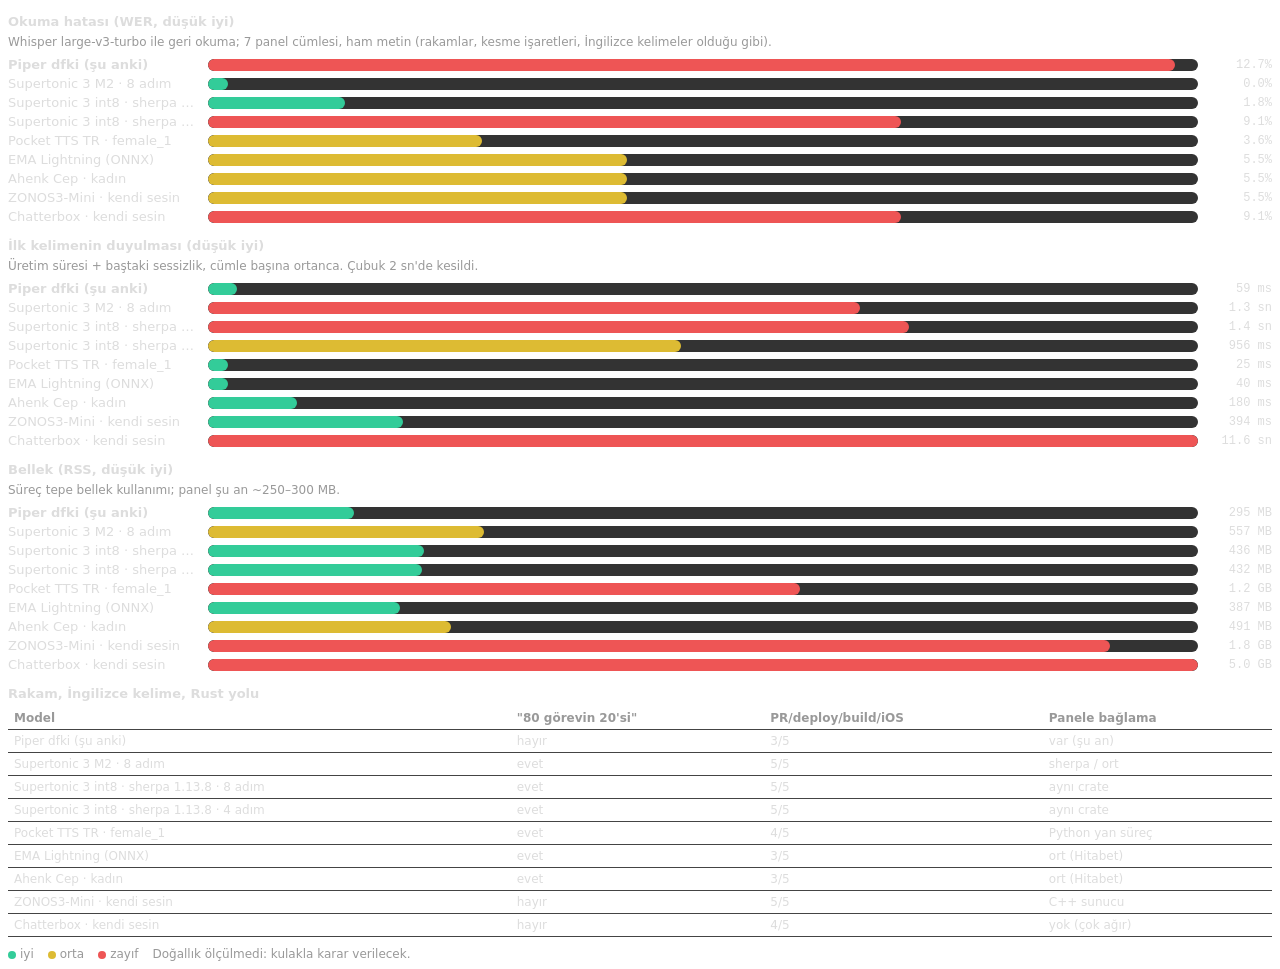
<file: research/tts/compare.html>
<!doctype html>
<html lang="tr">
<head>
<meta charset="utf-8">
<style>
  :root { color-scheme: light dark; }
  .wrap { font-family: var(--font-sans, system-ui); font-size: 13px; color: var(--foreground, #ddd); }
  h3 { font-size: 13px; font-weight: 600; margin: 14px 0 6px; }
  .note { color: var(--muted-foreground, #999); font-size: 12px; margin: 0 0 8px; }
  .grid { display: grid; grid-template-columns: 190px 1fr 64px; gap: 4px 10px; align-items: center; }
  .name { white-space: nowrap; overflow: hidden; text-overflow: ellipsis; }
  .name.base { font-weight: 600; }
  .track { height: 12px; background: var(--secondary, #333); border-radius: 6px; overflow: hidden; }
  .bar { height: 100%; border-radius: 6px; }
  .val { text-align: right; font-family: var(--font-mono, monospace); font-size: 12px; }
  .good { background: var(--success, #3c9); }
  .mid { background: var(--warning, #db3); }
  .bad { background: var(--destructive, #e55); }
  .neutral { background: var(--chart-1, #59f); }
  .legend { display: flex; gap: 14px; flex-wrap: wrap; color: var(--muted-foreground, #999); font-size: 12px; margin-top: 10px; }
  .dot { display: inline-block; width: 8px; height: 8px; border-radius: 4px; margin-right: 4px; vertical-align: middle; }
  table { border-collapse: collapse; width: 100%; font-size: 12px; margin-top: 6px; }
  th, td { text-align: left; padding: 4px 6px; border-bottom: 1px solid var(--border, #444); }
  th { font-weight: 600; color: var(--muted-foreground, #999); }
</style>
</head>
<body>
<div class="wrap" id="root"></div>
<script>
const rows = [
  // name, wer %, heard-first ms (TTFA + leading silence p50), rss MB, numbers ok, english words /5, rust path
  ["Piper dfki (şu anki)", 12.7, 59, 295, "hayır", 3, "var (şu an)", true],
  ["Supertonic 3 M2 · 8 adım", 0.0, 1317, 557, "evet", 5, "sherpa / ort"],
  ["Supertonic 3 int8 · sherpa 1.13.8 · 8 adım", 1.8, 1416, 436, "evet", 5, "aynı crate"],
  ["Supertonic 3 int8 · sherpa 1.13.8 · 4 adım", 9.1, 956, 432, "evet", 5, "aynı crate"],
  ["Pocket TTS TR · female_1", 3.6, 25, 1196, "evet", 4, "Python yan süreç"],
  ["EMA Lightning (ONNX)", 5.5, 40, 387, "evet", 3, "ort (Hitabet)"],
  ["Ahenk Cep · kadın", 5.5, 180, 491, "evet", 3, "ort (Hitabet)"],
  ["ZONOS3-Mini · kendi sesin", 5.5, 394, 1823, "hayır", 5, "C++ sunucu"],
  ["Chatterbox · kendi sesin", 9.1, 11564, 5021, "hayır", 4, "yok (çok ağır)"],
];
const cls = (v, g, m) => v <= g ? "good" : v <= m ? "mid" : "bad";
function section(title, note, idx, max, fmt, good, mid) {
  let h = `<h3>${title}</h3><p class="note">${note}</p><div class="grid">`;
  for (const r of rows) {
    const v = r[idx];
    const w = Math.max(2, Math.min(100, (v / max) * 100));
    h += `<div class="name${r[7] ? " base" : ""}">${r[0]}</div><div class="track"><div class="bar ${cls(v, good, mid)}" style="width:${w}%"></div></div><div class="val">${fmt(v)}</div>`;
  }
  return h + "</div>";
}
let html = "";
html += section("Okuma hatası (WER, düşük iyi)", "Whisper large-v3-turbo ile geri okuma; 7 panel cümlesi, ham metin (rakamlar, kesme işaretleri, İngilizce kelimeler olduğu gibi).", 1, 13, v => v.toFixed(1) + "%", 2, 6);
html += section("İlk kelimenin duyulması (düşük iyi)", "Üretim süresi + baştaki sessizlik, cümle başına ortanca. Çubuk 2 sn'de kesildi.", 2, 2000, v => v >= 1000 ? (v / 1000).toFixed(1) + " sn" : v + " ms", 400, 1000);
html += section("Bellek (RSS, düşük iyi)", "Süreç tepe bellek kullanımı; panel şu an ~250–300 MB.", 3, 2000, v => v >= 1000 ? (v / 1000).toFixed(1) + " GB" : v + " MB", 450, 1000);
html += `<h3>Rakam, İngilizce kelime, Rust yolu</h3><table><tr><th>Model</th><th>"80 görevin 20'si"</th><th>PR/deploy/build/iOS</th><th>Panele bağlama</th></tr>`;
for (const r of rows) html += `<tr><td>${r[0]}</td><td>${r[4]}</td><td>${r[5]}/5</td><td>${r[6]}</td></tr>`;
html += `</table><div class="legend"><span><span class="dot good"></span>iyi</span><span><span class="dot mid"></span>orta</span><span><span class="dot bad"></span>zayıf</span><span>Doğallık ölçülmedi: kulakla karar verilecek.</span></div>`;
document.getElementById("root").innerHTML = html;
</script>
</body>
</html>
</file>
<file: site/styles.css>
/* ==========================================================================
   TELLAL — Broadcast Studio Darkroom × Live T3 Code Theme System
   ========================================================================== */

:root,
[data-theme="t3-chat-dark"] {
  --bg: #0b070d;
  --bg-2: #120c15;
  --card: #16101a;
  --card-2: #1e1524;
  --panel-canvas: rgba(23, 16, 25, 0.92);
  --panel-surface: #211726;
  --panel-hover: #2b1e31;
  --border: rgba(255, 224, 240, 0.09);
  --border-strong: rgba(255, 224, 240, 0.17);
  --text: #f7f0f8;
  --text-muted: #aa98af;
  --text-dim: #7b6980;
  --accent: #e83e8c;
  --accent-strong: #c8236f;
  --accent-soft: rgba(232, 62, 140, 0.16);
  --accent-glow: rgba(232, 62, 140, 0.32);
  --accent-text: #ffffff;
  --success: #34d399;
  --success-soft: rgba(52, 211, 153, 0.14);
  --warning: #f59e0b;
  --warning-soft: rgba(245, 158, 11, 0.14);
  --danger: #f43f5e;
  --danger-soft: rgba(244, 63, 94, 0.15);
  --info: #60a5fa;
  --info-soft: rgba(96, 165, 250, 0.14);
  --shadow-window: 0 28px 90px -18px rgba(0, 0, 0, 0.78), 0 0 0 1px rgba(255, 224, 240, 0.12), inset 0 1px 0 rgba(255, 255, 255, 0.06);
  --shadow-card: 0 14px 40px -20px rgba(0, 0, 0, 0.65);
  --nav-bg: rgba(15, 10, 18, 0.72);
  --code-bg: #0e0911;
  --is-light: 0;
  color-scheme: dark;
}

[data-theme="t3-chat-light"] {
  --bg: #f8f2f7;
  --bg-2: #f1e7ef;
  --card: #ffffff;
  --card-2: #f6eef5;
  --panel-canvas: rgba(245, 237, 244, 0.94);
  --panel-surface: #ffffff;
  --panel-hover: #eadde8;
  --border: rgba(56, 24, 48, 0.11);
  --border-strong: rgba(56, 24, 48, 0.2);
  --text: #1b0f19;
  --text-muted: #655062;
  --text-dim: #8a7387;
  --accent: #c91d6d;
  --accent-strong: #a8155a;
  --accent-soft: rgba(201, 29, 109, 0.12);
  --accent-glow: rgba(201, 29, 109, 0.22);
  --accent-text: #ffffff;
  --success: #047857;
  --success-soft: rgba(4, 120, 87, 0.11);
  --warning: #b45309;
  --warning-soft: rgba(180, 83, 9, 0.12);
  --danger: #be123c;
  --danger-soft: rgba(190, 18, 60, 0.11);
  --info: #1d4ed8;
  --info-soft: rgba(29, 78, 216, 0.11);
  --shadow-window: 0 28px 70px -20px rgba(48, 16, 42, 0.22), 0 0 0 1px rgba(56, 24, 48, 0.12), inset 0 1px 0 rgba(255, 255, 255, 0.9);
  --shadow-card: 0 10px 30px -16px rgba(48, 16, 42, 0.12);
  --nav-bg: rgba(248, 242, 247, 0.78);
  --code-bg: #f2e9f1;
  --is-light: 1;
  color-scheme: light;
}

[data-theme="grove"] {
  --bg: #070d0a;
  --bg-2: #0d1611;
  --card: #101b15;
  --card-2: #16241c;
  --panel-canvas: rgba(14, 24, 18, 0.93);
  --panel-surface: #17271e;
  --panel-hover: #1e3327;
  --border: rgba(206, 255, 224, 0.09);
  --border-strong: rgba(206, 255, 224, 0.17);
  --text: #eef9f2;
  --text-muted: #8ea999;
  --text-dim: #637d6e;
  --accent: #22c55e;
  --accent-strong: #16a34a;
  --accent-soft: rgba(34, 197, 94, 0.16);
  --accent-glow: rgba(34, 197, 94, 0.28);
  --accent-text: #052010;
  --nav-bg: rgba(9, 16, 12, 0.76);
  --code-bg: #09120d;
  color-scheme: dark;
}

[data-theme="ocean"] {
  --bg: #060b13;
  --bg-2: #0c1421;
  --card: #0f1929;
  --card-2: #152236;
  --panel-canvas: rgba(13, 22, 36, 0.93);
  --panel-surface: #16253b;
  --panel-hover: #1d314d;
  --border: rgba(196, 232, 255, 0.09);
  --border-strong: rgba(196, 232, 255, 0.18);
  --text: #eef6ff;
  --text-muted: #8ca4c2;
  --text-dim: #607796;
  --accent: #38bdf8;
  --accent-strong: #0284c7;
  --accent-soft: rgba(56, 189, 248, 0.16);
  --accent-glow: rgba(56, 189, 248, 0.28);
  --accent-text: #041926;
  --nav-bg: rgba(8, 14, 24, 0.76);
  --code-bg: #08101c;
  color-scheme: dark;
}

[data-theme="ember"] {
  --bg: #0f0906;
  --bg-2: #180f0a;
  --card: #1d120c;
  --card-2: #271810;
  --panel-canvas: rgba(26, 16, 11, 0.93);
  --panel-surface: #281911;
  --panel-hover: #342117;
  --border: rgba(255, 224, 198, 0.1);
  --border-strong: rgba(255, 224, 198, 0.18);
  --text: #fcf3ec;
  --text-muted: #b69b88;
  --text-dim: #866c5b;
  --accent: #f97316;
  --accent-strong: #ea580c;
  --accent-soft: rgba(249, 115, 22, 0.16);
  --accent-glow: rgba(249, 115, 22, 0.3);
  --accent-text: #ffffff;
  --nav-bg: rgba(18, 11, 7, 0.76);
  --code-bg: #130b07;
  color-scheme: dark;
}

[data-theme="iris"] {
  --bg: #0a0814;
  --bg-2: #110e21;
  --card: #151129;
  --card-2: #1e1838;
  --panel-canvas: rgba(19, 15, 36, 0.93);
  --panel-surface: #211a3d;
  --panel-hover: #2b234d;
  --border: rgba(226, 214, 255, 0.1);
  --border-strong: rgba(226, 214, 255, 0.18);
  --text: #f3effe;
  --text-muted: #a399c2;
  --text-dim: #746b94;
  --accent: #a78bfa;
  --accent-strong: #7c3aed;
  --accent-soft: rgba(167, 139, 250, 0.16);
  --accent-glow: rgba(167, 139, 250, 0.3);
  --accent-text: #120926;
  --nav-bg: rgba(12, 10, 24, 0.76);
  --code-bg: #0d0a1a;
  color-scheme: dark;
}

/* Base Tokens */
:root {
  --font-sans: "Plus Jakarta Sans", -apple-system, BlinkMacSystemFont, "SF Pro Text", sans-serif;
  --font-serif: "Fraunces", Georgia, serif;
  --font-mono: "JetBrains Mono", ui-monospace, SFMono-Regular, Menlo, monospace;
  --radius-sm: 8px;
  --radius-md: 14px;
  --radius-lg: 20px;
  --radius-xl: 26px;
  --ease-out: cubic-bezier(0.22, 1, 0.36, 1);
  --ease-spring: cubic-bezier(0.34, 1.35, 0.64, 1);
  --theme-dur: 200ms;
}

*, *::before, *::after {
  box-sizing: border-box;
}

html {
  scroll-behavior: smooth;
  background: var(--bg);
  color: var(--text);
  font-family: var(--font-sans);
  -webkit-font-smoothing: antialiased;
  -moz-osx-font-smoothing: grayscale;
  transition: background-color var(--theme-dur) ease-in-out, color var(--theme-dur) ease-in-out;
}

body {
  margin: 0;
  background: var(--bg);
  color: var(--text);
  overflow-x: hidden;
  line-height: 1.55;
  transition: background-color var(--theme-dur) ease-in-out, color var(--theme-dur) ease-in-out;
}

/* Theme cross-fade across surfaces */
.nav-bar, .bento-card, .voice-card, .tellal-panel, .reel-theatre,
.pipeline-box, .bench-card, .story-card, .install-shell, .manifesto-band {
  transition: background-color var(--theme-dur) ease-in-out, border-color var(--theme-dur) ease-in-out, color var(--theme-dur) ease-in-out, box-shadow var(--theme-dur) ease-in-out;
}

[hidden] { display: none !important; }

a { color: inherit; text-decoration: none; }
button { font: inherit; color: inherit; background: none; border: 0; cursor: pointer; }
h1, h2, h3, p, blockquote, ul, ol { margin: 0; }

:focus-visible {
  outline: 2px solid var(--accent);
  outline-offset: 2px;
}

.grain-layer {
  position: fixed;
  inset: 0;
  pointer-events: none;
  z-index: 90;
  opacity: 0.025;
  background-image: url("data:image/svg+xml,%3Csvg viewBox='0 0 200 200' xmlns='http://www.w3.org/2000/svg'%3E%3Cfilter id='n'%3E%3CfeTurbulence type='fractalNoise' baseFrequency='0.85' numOctaves='3' stitchTiles='stitch'/%3E%3C/filter%3E%3Crect width='100%25' height='100%25' filter='url(%23n)'/%3E%3C/svg%3E");
}

.container {
  width: min(1220px, calc(100% - 40px));
  margin: 0 auto;
}

/* ==================== NAVIGATION ==================== */
.nav-shell {
  position: fixed;
  top: 14px;
  left: 0;
  right: 0;
  z-index: 60;
  padding: 0 20px;
  pointer-events: none;
}

.nav-bar {
  pointer-events: auto;
  width: min(1220px, 100%);
  margin: 0 auto;
  height: 54px;
  padding: 0 10px 0 16px;
  border-radius: 999px;
  background: var(--nav-bg);
  backdrop-filter: blur(20px) saturate(160%);
  -webkit-backdrop-filter: blur(20px) saturate(160%);
  border: 1px solid var(--border);
  box-shadow: 0 10px 34px -16px rgba(0, 0, 0, 0.45);
  display: flex;
  align-items: center;
  justify-content: space-between;
  gap: 16px;
}

.brand {
  display: inline-flex;
  align-items: center;
  gap: 8px;
  font-weight: 750;
  letter-spacing: -0.02em;
}

.brand-mark {
  display: inline-flex;
  align-items: center;
  justify-content: center;
  color: var(--accent);
}

.brand-name {
  font-size: 15px;
  font-weight: 800;
}

.live-dot {
  width: 7px;
  height: 7px;
  border-radius: 999px;
  background: var(--success);
  box-shadow: 0 0 10px var(--success);
}

.brand-version {
  font-family: var(--font-mono);
  font-size: 11px;
  color: var(--text-muted);
  padding: 2px 6px;
  border-radius: 999px;
  background: var(--card-2);
  border: 1px solid var(--border);
}

.nav-links {
  display: flex;
  align-items: center;
  gap: 6px;
}

.nav-links a {
  padding: 6px 12px;
  border-radius: 999px;
  font-size: 13px;
  font-weight: 500;
  color: var(--text-muted);
  transition: color 140ms ease, background-color 140ms ease;
}

.nav-links a:hover {
  color: var(--text);
  background: var(--accent-soft);
}

.nav-controls {
  display: flex;
  align-items: center;
  gap: 8px;
}

.theme-rail {
  display: flex;
  align-items: center;
  gap: 5px;
  padding: 4px 9px;
  border-radius: 999px;
  background: var(--card);
  border: 1px solid var(--border);
}

.theme-rail-label {
  font-size: 11px;
  font-weight: 600;
  color: var(--text-dim);
  margin-right: 3px;
}

.theme-dot {
  width: 14px;
  height: 14px;
  border-radius: 999px;
  background: linear-gradient(135deg, var(--swatch-bg) 42%, var(--swatch) 42%);
  border: 1.5px solid var(--border-strong);
  transition: transform 150ms var(--ease-spring), border-color 150ms ease;
}

.theme-dot:hover { transform: scale(1.22); }
.theme-dot.is-active {
  border-color: var(--text);
  transform: scale(1.18);
  box-shadow: 0 0 0 2px var(--accent-soft);
}

.lang-switch {
  display: inline-flex;
  padding: 3px;
  border-radius: 999px;
  background: var(--card);
  border: 1px solid var(--border);
}

.lang-btn {
  padding: 3px 8px;
  border-radius: 999px;
  font-family: var(--font-mono);
  font-size: 11px;
  font-weight: 600;
  color: var(--text-muted);
  transition: all 140ms ease;
}

.lang-btn.is-active {
  background: var(--accent);
  color: var(--accent-text);
}

.icon-link {
  width: 34px;
  height: 34px;
  border-radius: 999px;
  display: inline-flex;
  align-items: center;
  justify-content: center;
  color: var(--text-muted);
  border: 1px solid var(--border);
  background: var(--card);
  transition: color 140ms ease, border-color 140ms ease, transform 140ms ease;
}

.icon-link:hover {
  color: var(--text);
  border-color: var(--border-strong);
  transform: translateY(-1px);
}

/* ==================== BUTTONS ==================== */
.btn {
  display: inline-flex;
  align-items: center;
  justify-content: center;
  gap: 8px;
  font-weight: 600;
  border-radius: 999px;
  white-space: nowrap;
  transition: transform 160ms var(--ease-spring), background-color 150ms ease, border-color 150ms ease, box-shadow 180ms ease;
}

.btn:active { transform: scale(0.97); }
.btn-sm { height: 34px; padding: 0 14px; font-size: 12.5px; }
.btn-lg { height: 46px; padding: 0 20px; font-size: 14px; }

.btn-primary {
  background: var(--accent);
  color: var(--accent-text);
  box-shadow: 0 10px 28px -10px var(--accent-glow), inset 0 1px 0 rgba(255, 255, 255, 0.25);
}

.btn-primary:hover {
  background: var(--accent-strong);
  transform: translateY(-1px);
  box-shadow: 0 14px 36px -10px var(--accent-glow);
}

.btn-meta {
  font-family: var(--font-mono);
  font-size: 11px;
  opacity: 0.78;
  padding: 2px 6px;
  border-radius: 999px;
  background: rgba(0, 0, 0, 0.18);
}

.btn-secondary {
  background: var(--card-2);
  color: var(--text);
  border: 1px solid var(--border-strong);
}

.btn-secondary:hover {
  border-color: var(--accent);
  background: var(--accent-soft);
  transform: translateY(-1px);
}

.btn-ghost {
  color: var(--text-muted);
  padding: 0 12px;
}

.btn-ghost:hover { color: var(--text); }

.play-ring {
  width: 24px;
  height: 24px;
  border-radius: 999px;
  background: var(--accent-soft);
  color: var(--accent);
  display: inline-flex;
  align-items: center;
  justify-content: center;
}

/* ==================== HERO ==================== */
.hero {
  position: relative;
  min-height: min(920px, 100svh);
  padding: 108px 0 68px;
  display: flex;
  align-items: center;
  overflow: hidden;
}

.soundfield-canvas {
  position: absolute;
  inset: 0;
  width: 100%;
  height: 100%;
  pointer-events: none;
  z-index: 0;
}

.hero-glow {
  position: absolute;
  top: -120px;
  right: 8%;
  width: 680px;
  height: 680px;
  border-radius: 50%;
  background: radial-gradient(circle, var(--accent-glow) 0%, transparent 66%);
  filter: blur(70px);
  opacity: 0.52;
  pointer-events: none;
  z-index: 0;
}

.hero-grid {
  position: relative;
  z-index: 2;
  display: grid;
  grid-template-columns: minmax(0, 1.15fr) minmax(360px, 420px);
  align-items: center;
  gap: 54px;
}

.eyebrow {
  display: inline-flex;
  align-items: center;
  gap: 9px;
  padding: 6px 14px;
  border-radius: 999px;
  background: var(--card);
  border: 1px solid var(--border);
  font-family: var(--font-mono);
  font-size: 11.5px;
  color: var(--text-muted);
  margin-bottom: 24px;
}

.eyebrow-dot {
  width: 7px;
  height: 7px;
  border-radius: 999px;
  background: var(--accent);
  box-shadow: 0 0 12px var(--accent);
}

.hero-title {
  font-size: clamp(44px, 5.8vw, 76px);
  line-height: 1.01;
  letter-spacing: -0.04em;
  font-weight: 800;
  margin-bottom: 22px;
}

.serif-accent {
  font-family: var(--font-serif);
  font-style: italic;
  font-weight: 500;
  color: var(--accent);
  letter-spacing: -0.02em;
  font-variation-settings: "SOFT" 100, "opsz" 72;
}

.hero-sub {
  font-size: clamp(16px, 1.55vw, 18.5px);
  line-height: 1.62;
  color: var(--text-muted);
  max-width: 560px;
  margin-bottom: 30px;
}

.hero-actions {
  display: flex;
  flex-wrap: wrap;
  align-items: center;
  gap: 11px;
  margin-bottom: 34px;
}

.hero-specs {
  display: inline-flex;
  flex-wrap: wrap;
  align-items: center;
  gap: 18px;
  padding: 13px 18px;
  border-radius: var(--radius-md);
  background: var(--card);
  border: 1px solid var(--border);
}

.spec-item {
  display: flex;
  flex-direction: column;
  gap: 1px;
}

.spec-value {
  font-family: var(--font-mono);
  font-size: 14.5px;
  font-weight: 600;
  font-variant-numeric: tabular-nums;
  color: var(--text);
}

.spec-label {
  font-size: 11px;
  color: var(--text-dim);
}

.spec-sep {
  width: 1px;
  height: 24px;
  background: var(--border);
}

/* ==================== INTERACTIVE TELLAL PANEL SIMULATOR ==================== */
.hero-stage {
  position: relative;
  display: flex;
  flex-direction: column;
  align-items: center;
}

.stage-kbd-float {
  position: relative;
  z-index: 2;
  margin-bottom: 12px;
  display: inline-flex;
  align-items: center;
  gap: 8px;
  padding: 5px 11px 5px 7px;
  border-radius: 999px;
  background: var(--card);
  border: 1px solid var(--border);
  font-size: 11.5px;
  color: var(--text-muted);
}

.stage-kbd-float kbd {
  font-family: var(--font-mono);
  font-size: 10.5px;
  font-weight: 700;
  padding: 2px 7px;
  border-radius: 999px;
  background: var(--accent-soft);
  color: var(--accent);
}

.stage-halo {
  position: absolute;
  inset: -20px;
  border-radius: 36px;
  background: radial-gradient(circle at 50% 45%, var(--accent-soft), transparent 72%);
  filter: blur(28px);
  pointer-events: none;
  z-index: 0;
}

.tellal-panel {
  position: relative;
  z-index: 2;
  width: 100%;
  max-width: 392px;
  border-radius: 15px;
  background: var(--panel-canvas);
  backdrop-filter: blur(26px) saturate(160%);
  -webkit-backdrop-filter: blur(26px) saturate(160%);
  border: 1px solid var(--border-strong);
  box-shadow: var(--shadow-window);
  overflow: hidden;
  font-size: 13px;
  user-select: none;
}

/* Header */
.tp-header {
  height: 42px;
  padding: 0 12px 0 14px;
  display: flex;
  align-items: center;
  justify-content: space-between;
  border-bottom: 1px solid var(--border);
}

.tp-brand {
  display: flex;
  align-items: center;
  gap: 7px;
  min-width: 0;
}

.tp-logo { color: var(--accent); flex: none; }
.tp-title { font-size: 14px; font-weight: 750; letter-spacing: -0.015em; }
.tp-live-dot {
  width: 6px;
  height: 6px;
  border-radius: 999px;
  background: var(--success);
  flex: none;
}

.tp-pill {
  display: inline-flex;
  align-items: center;
  gap: 4px;
  height: 19px;
  padding: 0 7px;
  border-radius: 999px;
  font-size: 10.5px;
  font-weight: 600;
  white-space: nowrap;
  font-variant-numeric: tabular-nums;
}

.tp-pill-danger { background: var(--danger-soft); color: var(--danger); }
.tp-pill-info { background: var(--info-soft); color: var(--info); }
.tp-pill-accent { background: var(--accent-soft); color: var(--accent); }

.tp-head-actions {
  display: flex;
  align-items: center;
  gap: 2px;
}

.tp-icon-btn {
  width: 28px;
  height: 28px;
  border-radius: 7px;
  display: inline-flex;
  align-items: center;
  justify-content: center;
  color: var(--text-muted);
  transition: background-color 120ms ease, color 120ms ease;
}

.tp-icon-btn:hover,
.tp-icon-btn.is-active {
  background: var(--panel-hover);
  color: var(--text);
}

.tp-icon-btn.is-active {
  color: var(--accent);
  background: var(--accent-soft);
}

/* Computer Use Banner */
.tp-computer-banner {
  margin: 8px 10px 2px;
  padding: 9px 10px;
  border-radius: 10px;
  background: var(--danger-soft);
  border: 1px solid color-mix(in srgb, var(--danger) 48%, transparent);
  display: flex;
  align-items: center;
  justify-content: space-between;
  gap: 10px;
  animation: slideDown 200ms var(--ease-out);
}

.tp-cu-left {
  display: flex;
  align-items: flex-start;
  gap: 8px;
  min-width: 0;
}

.tp-cu-icon { color: var(--danger); flex: none; margin-top: 2px; }
.tp-cu-body { min-width: 0; }
.tp-cu-top {
  display: flex;
  align-items: center;
  flex-wrap: wrap;
  gap: 5px;
  font-size: 12px;
  line-height: 1.25;
}
.tp-cu-time { font-family: var(--font-mono); font-size: 11px; color: var(--text-muted); }
.tp-cu-sub { font-size: 11px; color: var(--text-muted); margin-top: 2px; }

.tp-cu-stop {
  flex: none;
  height: 28px;
  padding: 0 10px;
  border-radius: 7px;
  background: var(--danger);
  color: #ffffff;
  font-size: 11.5px;
  font-weight: 700;
  display: inline-flex;
  align-items: center;
  gap: 5px;
  transition: transform 120ms ease, opacity 120ms ease;
}

.tp-cu-stop:hover { opacity: 0.92; transform: scale(1.02); }

/* Attention Card */
.tp-attention {
  width: calc(100% - 20px);
  margin: 8px 10px 4px;
  padding: 9px 11px;
  border-radius: 10px;
  background: var(--warning-soft);
  border: 1px solid color-mix(in srgb, var(--warning) 44%, transparent);
  display: flex;
  align-items: center;
  gap: 8px;
  text-align: left;
  transition: background-color 120ms ease, transform 120ms ease;
}

.tp-attention:hover {
  background: color-mix(in srgb, var(--warning) 20%, transparent);
}

.tp-attn-icon { color: var(--warning); display: inline-flex; flex: none; }
.tp-attn-text { flex: 1; font-size: 12px; white-space: nowrap; overflow: hidden; text-overflow: ellipsis; }
.tp-attn-proj { color: var(--text-muted); font-weight: 500; }
.tp-attn-arrow { color: var(--text-muted); flex: none; }

/* Thread List */
.tp-body {
  transition: max-height 280ms var(--ease-out), opacity 200ms ease;
  max-height: 540px;
  overflow: hidden;
}

.tellal-panel.is-compact .tp-body {
  max-height: 0;
  opacity: 0;
}

.tp-list {
  padding: 2px 6px 8px;
}

.tp-sec-head {
  display: flex;
  align-items: center;
  justify-content: space-between;
  padding: 8px 8px 4px;
  font-size: 11.5px;
  font-weight: 600;
  color: var(--text-muted);
}

.tp-sec-count {
  font-family: var(--font-mono);
  font-size: 11px;
  margin-left: 5px;
  opacity: 0.72;
}

.tp-row {
  position: relative;
  border-radius: 8px;
  padding: 7px 8px;
  display: flex;
  flex-direction: column;
  gap: 3px;
  cursor: pointer;
  transition: background-color 120ms ease;
}

.tp-row:hover { background: var(--panel-hover); }
.tp-row.is-listening { background: var(--accent-soft); }
.tp-row.is-highlight { animation: rowPulse 900ms var(--ease-out); }

.tp-row-main {
  display: flex;
  align-items: center;
  gap: 8px;
  min-width: 0;
}

.tp-proj-icon {
  width: 16px;
  height: 16px;
  flex: none;
  display: inline-flex;
  align-items: center;
  justify-content: center;
}

.tp-proj-icon.sky { color: #38bdf8; }
.tp-proj-icon.violet { color: #a78bfa; }
.tp-proj-icon.emerald { color: #34d399; }
.tp-proj-np {
  font-family: var(--font-mono);
  font-size: 9.5px;
  font-weight: 700;
  padding: 1px 4px;
  border-radius: 4px;
  background: rgba(245, 158, 11, 0.16);
  color: #f59e0b;
  flex: none;
}

.tp-row-title {
  flex: 1;
  font-size: 13px;
  font-weight: 500;
  white-space: nowrap;
  overflow: hidden;
  text-overflow: ellipsis;
}

.tp-row-right {
  display: flex;
  align-items: center;
  gap: 6px;
  flex: none;
}

.tp-status-txt {
  font-family: var(--font-mono);
  font-size: 11px;
  font-variant-numeric: tabular-nums;
  color: var(--text-muted);
  display: inline-flex;
  align-items: center;
  gap: 4px;
}

.tp-status-txt.is-working { color: var(--info); }
.tp-status-txt.is-waiting { color: var(--warning); font-weight: 600; }
.tp-status-txt.is-done { color: var(--success); }

.tp-unheard {
  font-family: var(--font-mono);
  font-size: 10.5px;
  font-weight: 600;
  padding: 1px 6px;
  border-radius: 999px;
  background: var(--accent-soft);
  color: var(--accent);
}

.tp-listen-btn {
  width: 26px;
  height: 26px;
  border-radius: 7px;
  border: 1px solid var(--border);
  background: var(--panel-surface);
  color: var(--text-muted);
  display: inline-flex;
  align-items: center;
  justify-content: center;
  transition: all 140ms var(--ease-spring);
}

.tp-listen-btn:hover {
  border-color: var(--accent);
  color: var(--text);
}

.tp-listen-btn.is-on {
  background: var(--accent);
  border-color: var(--accent);
  color: var(--accent-text);
  box-shadow: 0 0 14px -2px var(--accent-glow);
}

.tp-reply-inline {
  display: none;
  height: 26px;
  padding: 0 8px;
  border-radius: 7px;
  border: 1px solid var(--border-strong);
  background: var(--panel-surface);
  font-size: 11.5px;
  font-weight: 600;
  color: var(--text);
  align-items: center;
  gap: 4px;
}

.tp-row:hover .tp-reply-inline,
.tp-row.is-listening .tp-reply-inline {
  display: inline-flex;
}

.tp-row:hover .tp-status-txt,
.tp-row.is-listening .tp-status-txt {
  display: none;
}

.tp-row-caption {
  padding-left: 24px;
  font-size: 11.5px;
  color: var(--text-muted);
  white-space: nowrap;
  overflow: hidden;
  text-overflow: ellipsis;
}

.tp-row-caption.is-warn {
  color: var(--warning);
  font-style: italic;
}

/* Equalizer Bars */
.tp-eq {
  display: inline-flex;
  align-items: flex-end;
  gap: 2px;
  height: 13px;
  width: 13px;
  color: var(--accent);
  flex: none;
}

.tp-eq span {
  flex: 1;
  background: currentColor;
  border-radius: 2px;
  height: 4px;
  transition: height 90ms ease;
}

.tp-eq.is-active span:nth-child(1) { animation: eq1 680ms ease-in-out infinite; }
.tp-eq.is-active span:nth-child(2) { animation: eq2 540ms ease-in-out infinite; }
.tp-eq.is-active span:nth-child(3) { animation: eq3 760ms ease-in-out infinite; }
.tp-listen-btn.is-on .tp-eq { color: var(--accent-text); height: 11px; width: 11px; }
.tp-eq.is-mini { height: 11px; width: 11px; }

/* Reply Dock */
.tp-dock {
  padding: 10px 12px;
  border-top: 1px solid var(--border);
  background: var(--panel-surface);
  display: flex;
  flex-direction: column;
  gap: 8px;
  animation: slideUp 180ms var(--ease-out);
}

.tp-dock-label {
  font-size: 11.5px;
  font-weight: 600;
  color: var(--text-muted);
}

.tp-dock-input {
  width: 100%;
  height: 36px;
  padding: 0 10px;
  border-radius: 8px;
  background: var(--bg);
  border: 1px solid var(--border-strong);
  color: var(--text);
  font: inherit;
  font-size: 12.5px;
}

.tp-dock-input:focus { outline: none; border-color: var(--accent); }

.tp-dock-foot {
  display: flex;
  align-items: center;
  justify-content: space-between;
  gap: 8px;
}

.tp-dock-chip {
  display: inline-flex;
  align-items: center;
  gap: 6px;
  padding: 4px 8px;
  border-radius: 7px;
  background: var(--success-soft);
  color: var(--success);
  font-size: 11px;
  font-weight: 600;
  min-width: 0;
  overflow: hidden;
  text-overflow: ellipsis;
  white-space: nowrap;
}

.tp-chip-dot {
  width: 6px;
  height: 6px;
  border-radius: 999px;
  background: currentColor;
  flex: none;
}

.tp-dock-btns { display: flex; align-items: center; gap: 6px; flex: none; }

.tp-btn-ghost {
  height: 28px;
  padding: 0 10px;
  border-radius: 7px;
  border: 1px solid var(--border-strong);
  font-size: 12px;
  font-weight: 500;
  color: var(--text-muted);
}

.tp-btn-ghost:hover { color: var(--text); background: var(--panel-hover); }

.tp-btn-send {
  height: 28px;
  padding: 0 11px;
  border-radius: 7px;
  background: var(--accent);
  color: var(--accent-text);
  font-size: 12px;
  font-weight: 650;
  display: inline-flex;
  align-items: center;
  gap: 5px;
}

/* Now Playing Bar */
.tp-player {
  padding: 11px 13px 12px;
  border-top: 1px solid var(--border);
  background: var(--panel-surface);
  display: flex;
  flex-direction: column;
  gap: 7px;
}

.tp-player-top {
  display: flex;
  align-items: center;
  gap: 7px;
}

.tp-player-meta {
  flex: 1;
  font-size: 11.5px;
  color: var(--text-muted);
  white-space: nowrap;
  overflow: hidden;
  text-overflow: ellipsis;
}

.tp-player-caption {
  font-size: 13px;
  font-weight: 500;
  line-height: 1.4;
  min-height: 36px;
  color: var(--text);
}

.tp-player-controls {
  display: flex;
  align-items: center;
  gap: 10px;
}

.tp-progress {
  flex: 1;
  height: 5px;
  border-radius: 999px;
  background: var(--border-strong);
  overflow: hidden;
  cursor: pointer;
}

.tp-progress-fill {
  height: 100%;
  width: 0%;
  border-radius: 999px;
  background: var(--accent);
  transition: width 120ms linear;
}

.tp-ctrl-btns {
  display: flex;
  align-items: center;
  gap: 2px;
}

.tp-ctrl-btn {
  width: 28px;
  height: 28px;
  border-radius: 7px;
  display: inline-flex;
  align-items: center;
  justify-content: center;
  color: var(--text-muted);
}

.tp-ctrl-btn:hover { background: var(--panel-hover); color: var(--text); }

/* Metrics Drawer */
.tp-drawer {
  padding: 11px 13px;
  border-top: 1px solid var(--border);
  background: color-mix(in srgb, var(--panel-surface) 88%, var(--bg));
  display: flex;
  flex-direction: column;
  gap: 10px;
  animation: slideUp 180ms var(--ease-out);
}

.tp-drawer-grid {
  display: grid;
  grid-template-columns: repeat(2, 1fr);
  gap: 5px 14px;
}

.tp-metric {
  display: flex;
  justify-content: space-between;
  font-size: 11.5px;
  font-variant-numeric: tabular-nums;
}

.tp-metric span { color: var(--text-muted); }
.tp-metric strong { font-family: var(--font-mono); font-weight: 500; }

.tp-drawer-voices {
  border-top: 1px solid var(--border);
  padding-top: 8px;
  display: flex;
  flex-direction: column;
  gap: 5px;
}

.tp-drawer-sub { font-size: 11px; font-weight: 600; color: var(--text-muted); }

.tp-voice-row {
  display: flex;
  align-items: center;
  justify-content: space-between;
  font-size: 11.5px;
}

.tp-voice-row em { font-style: normal; color: var(--text-muted); margin-left: 5px; font-size: 11px; }
.vdot {
  display: inline-block;
  width: 6px;
  height: 6px;
  border-radius: 999px;
  background: var(--success);
  margin-right: 6px;
}
.vready { font-family: var(--font-mono); font-size: 11px; color: var(--success); }

.tp-sparklines {
  display: grid;
  grid-template-columns: 1fr 1fr;
  gap: 10px;
}

.tp-spark-head {
  display: flex;
  justify-content: space-between;
  font-size: 10.5px;
  color: var(--text-muted);
  margin-bottom: 4px;
  font-family: var(--font-mono);
}

.tp-bars {
  height: 26px;
  border-radius: 5px;
  background: var(--bg);
  border: 1px solid var(--border);
  padding: 3px;
  display: flex;
  align-items: flex-end;
  gap: 2px;
}

.tp-bars i {
  flex: 1;
  border-radius: 1px;
  display: block;
}

.tp-bars-info i { background: var(--info); }
.tp-bars-accent i { background: var(--accent); }

/* Panel Status Footer */
.tp-footer {
  height: 33px;
  padding: 0 12px;
  border-top: 1px solid var(--border);
  display: flex;
  align-items: center;
  justify-content: space-between;
  font-size: 11.5px;
  color: var(--text-muted);
}

.tp-foot-left { display: flex; align-items: center; gap: 7px; }
.tp-foot-btn {
  display: inline-flex;
  align-items: center;
  gap: 4px;
  color: var(--text-muted);
  font-size: 11.5px;
  padding: 3px 6px;
  border-radius: 6px;
}
.tp-foot-btn:hover { background: var(--panel-hover); color: var(--text); }

/* Toast */
.tp-toast {
  position: absolute;
  bottom: 42px;
  left: 50%;
  transform: translateX(-50%);
  padding: 6px 12px;
  border-radius: 999px;
  background: var(--text);
  color: var(--bg);
  font-size: 11.5px;
  font-weight: 700;
  box-shadow: 0 10px 28px rgba(0, 0, 0, 0.35);
  z-index: 10;
  white-space: nowrap;
  animation: popIn 220ms var(--ease-spring);
}

/* Scenario Chips under Panel */
.sim-controls {
  position: relative;
  z-index: 2;
  margin-top: 16px;
  display: flex;
  flex-wrap: wrap;
  justify-content: center;
  gap: 7px;
  max-width: 400px;
}

.sim-chip {
  height: 30px;
  padding: 0 11px;
  border-radius: 999px;
  background: var(--card);
  border: 1px solid var(--border);
  font-size: 11.5px;
  font-weight: 600;
  color: var(--text-muted);
  display: inline-flex;
  align-items: center;
  gap: 6px;
  transition: all 150ms ease;
}

.sim-chip:hover,
.sim-chip.is-active {
  border-color: var(--accent);
  color: var(--text);
  background: var(--accent-soft);
}

.sim-dot {
  width: 6px;
  height: 6px;
  border-radius: 999px;
  background: var(--accent);
}

.sim-chip.is-pulse .sim-dot {
  animation: pulseGlow 2s infinite;
}

/* ==================== MANIFESTO BAND ==================== */
.manifesto-band {
  border-top: 1px solid var(--border);
  border-bottom: 1px solid var(--border);
  background: var(--bg-2);
  padding: 56px 0;
}

.manifesto-grid {
  display: grid;
  grid-template-columns: minmax(280px, 0.9fr) minmax(0, 1.4fr);
  gap: 48px;
  align-items: start;
}

.etymology-head {
  display: flex;
  align-items: baseline;
  flex-wrap: wrap;
  gap: 10px;
  margin-bottom: 12px;
}

.etymology-word {
  font-family: var(--font-serif);
  font-size: 30px;
  font-weight: 500;
  letter-spacing: -0.02em;
  color: var(--text);
}

.etymology-ipa {
  font-family: var(--font-mono);
  font-size: 13px;
  color: var(--accent);
}

.etymology-pos {
  font-size: 12px;
  font-style: italic;
  color: var(--text-dim);
}

.etymology-def {
  font-size: 15.5px;
  line-height: 1.65;
  color: var(--text-muted);
}

.etymology-def em {
  color: var(--text);
  font-family: var(--font-serif);
}

.pillars-row {
  display: grid;
  grid-template-columns: repeat(3, 1fr);
  gap: 24px;
}

.pillar-num {
  display: inline-block;
  font-family: var(--font-mono);
  font-size: 11px;
  font-weight: 600;
  color: var(--accent);
  margin-bottom: 10px;
}

.pillar h3 {
  font-size: 15px;
  font-weight: 700;
  margin-bottom: 7px;
  letter-spacing: -0.015em;
}

.pillar p {
  font-size: 13.5px;
  line-height: 1.58;
  color: var(--text-muted);
}

/* ==================== SHARED SECTION HEADINGS ==================== */
.section {
  padding: 96px 0;
}

.section-head {
  max-width: 860px;
  margin-bottom: 46px;
}

.section-kicker {
  font-family: var(--font-mono);
  font-size: 11.5px;
  font-weight: 600;
  text-transform: uppercase;
  letter-spacing: 0.08em;
  color: var(--accent);
  margin-bottom: 12px;
}

.section-title {
  font-size: clamp(32px, 4.1vw, 50px);
  line-height: 1.08;
  letter-spacing: -0.035em;
  font-weight: 800;
  margin-bottom: 14px;
}

.section-sub {
  font-size: 16px;
  line-height: 1.62;
  color: var(--text-muted);
}

/* ==================== REEL THEATRE ==================== */
.reel-theatre {
  display: grid;
  grid-template-columns: minmax(290px, 0.92fr) minmax(0, 1.18fr);
  gap: 24px;
  padding: 20px;
  border-radius: var(--radius-xl);
  background: var(--card);
  border: 1px solid var(--border);
  box-shadow: var(--shadow-card);
}

.reel-chapters {
  display: flex;
  flex-direction: column;
  gap: 6px;
}

.reel-ch {
  text-align: left;
  padding: 13px 14px;
  border-radius: var(--radius-md);
  border: 1px solid transparent;
  display: flex;
  align-items: flex-start;
  gap: 12px;
  transition: background-color 140ms ease, border-color 140ms ease;
}

.reel-ch:hover { background: var(--card-2); }

.reel-ch.is-active {
  background: var(--accent-soft);
  border-color: color-mix(in srgb, var(--accent) 42%, transparent);
}

.reel-ch-num {
  font-family: var(--font-mono);
  font-size: 11px;
  font-weight: 600;
  color: var(--accent);
  padding-top: 2px;
  flex: none;
}

.reel-ch-body strong {
  display: block;
  font-size: 14px;
  font-weight: 700;
  margin-bottom: 2px;
}

.reel-ch-body span {
  display: block;
  font-size: 12.5px;
  line-height: 1.45;
  color: var(--text-muted);
}

.reel-stage {
  border-radius: var(--radius-lg);
  background: var(--bg);
  border: 1px solid var(--border);
  overflow: hidden;
  display: flex;
  flex-direction: column;
}

.reel-chrome {
  padding: 12px 16px;
  border-bottom: 1px solid var(--border);
  display: flex;
  align-items: center;
  justify-content: space-between;
  gap: 12px;
}

.reel-chrome-left {
  display: flex;
  align-items: center;
  gap: 9px;
  font-family: var(--font-mono);
  font-size: 12px;
  font-weight: 600;
}

.reel-rec-dot {
  width: 8px;
  height: 8px;
  border-radius: 999px;
  background: var(--accent);
  box-shadow: 0 0 10px var(--accent);
}

.reel-sound-btn {
  height: 30px;
  padding: 0 12px;
  border-radius: 999px;
  border: 1px solid var(--border-strong);
  background: var(--card);
  font-size: 12px;
  font-weight: 600;
  display: inline-flex;
  align-items: center;
  gap: 6px;
  transition: all 140ms ease;
}

.reel-sound-btn[aria-pressed="true"] {
  background: var(--accent);
  border-color: var(--accent);
  color: var(--accent-text);
}

.reel-video-frame {
  flex: 1;
  display: flex;
  align-items: center;
  justify-content: center;
  padding: 18px;
  background: radial-gradient(circle at 50% 45%, var(--accent-soft), transparent 72%);
  min-height: 450px;
}

.reel-video-frame video {
  max-height: 500px;
  width: auto;
  max-width: 100%;
  border-radius: 14px;
  box-shadow: 0 24px 60px -18px rgba(0, 0, 0, 0.7);
  border: 1px solid var(--border-strong);
}

.reel-footer {
  padding: 14px 16px;
  border-top: 1px solid var(--border);
  display: flex;
  align-items: center;
  justify-content: space-between;
  gap: 16px;
  flex-wrap: wrap;
}

.reel-caption {
  flex: 1;
  min-width: 220px;
  font-size: 13px;
  color: var(--text-muted);
}

/* ==================== VOICES SECTION ==================== */
.voices-grid {
  display: grid;
  grid-template-columns: repeat(2, 1fr);
  gap: 22px;
}

.voice-card {
  position: relative;
  overflow: hidden;
  padding: 26px;
  border-radius: var(--radius-xl);
  background: var(--card);
  border: 1px solid var(--border);
  display: flex;
  flex-direction: column;
  gap: 20px;
  box-shadow: var(--shadow-card);
}

.voice-card::before,
.bento-card::before {
  content: "";
  position: absolute;
  inset: 0;
  pointer-events: none;
  opacity: 0;
  background: radial-gradient(420px circle at var(--mx, 50%) var(--my, 50%), var(--accent-soft), transparent 62%);
  transition: opacity 260ms ease;
}

.voice-card:hover::before,
.bento-card:hover::before {
  opacity: 0.72;
}

.voice-card > *,
.bento-card > * {
  position: relative;
  z-index: 1;
}

.voice-card.is-playing {
  border-color: var(--accent);
  box-shadow: 0 20px 50px -22px var(--accent-glow);
}

.voice-top {
  display: flex;
  align-items: flex-start;
  justify-content: space-between;
  gap: 14px;
}

.voice-lang-badge {
  display: inline-block;
  font-family: var(--font-mono);
  font-size: 11px;
  font-weight: 600;
  color: var(--accent);
  margin-bottom: 5px;
}

.voice-top h3 {
  font-size: 24px;
  font-weight: 800;
  letter-spacing: -0.025em;
}

.voice-play-btn {
  height: 38px;
  padding: 0 15px;
  border-radius: 999px;
  background: var(--accent);
  color: var(--accent-text);
  font-size: 13px;
  font-weight: 650;
  display: inline-flex;
  align-items: center;
  gap: 7px;
  transition: transform 140ms var(--ease-spring), background-color 140ms ease;
}

.voice-play-btn:hover { background: var(--accent-strong); transform: translateY(-1px); }

.voice-quote {
  font-family: var(--font-serif);
  font-size: 19px;
  line-height: 1.48;
  color: var(--text);
}

.voice-wave {
  height: 44px;
  display: flex;
  align-items: center;
  gap: 3px;
  padding: 6px 10px;
  border-radius: 10px;
  background: var(--bg);
  border: 1px solid var(--border);
}

.voice-wave i {
  flex: 1;
  border-radius: 999px;
  background: var(--text-dim);
  opacity: 0.4;
  transition: height 110ms ease, background-color 160ms ease, opacity 160ms ease;
}

.voice-card.is-playing .voice-wave i {
  background: var(--accent);
  opacity: 0.95;
}

.voice-specs {
  display: grid;
  grid-template-columns: repeat(4, 1fr);
  gap: 10px;
  padding-top: 14px;
  border-top: 1px solid var(--border);
}

.voice-specs span {
  display: block;
  font-size: 11px;
  color: var(--text-dim);
  margin-bottom: 2px;
}

.voice-specs strong {
  font-family: var(--font-mono);
  font-size: 12.5px;
  font-weight: 600;
}

.lexicon-strip {
  display: flex;
  align-items: center;
  flex-wrap: wrap;
  gap: 8px;
  padding: 10px 12px;
  border-radius: 10px;
  background: var(--code-bg);
  border: 1px solid var(--border);
  font-family: var(--font-mono);
  font-size: 11.5px;
}

.lex-tag {
  font-size: 10.5px;
  font-weight: 600;
  padding: 2px 7px;
  border-radius: 999px;
  background: var(--accent-soft);
  color: var(--accent);
}

.lex-arrow { color: var(--text-dim); }
.lex-out { color: var(--success); }

/* ==================== BENTO GRID ==================== */
.bento-grid {
  display: grid;
  grid-template-columns: repeat(12, 1fr);
  gap: 20px;
}

.bento-card {
  position: relative;
  overflow: hidden;
  padding: 26px;
  border-radius: var(--radius-xl);
  background: var(--card);
  border: 1px solid var(--border);
  display: flex;
  flex-direction: column;
  justify-content: space-between;
  gap: 22px;
  box-shadow: var(--shadow-card);
}

.bento-span-7 { grid-column: span 7; }
.bento-span-6 { grid-column: span 6; }
.bento-span-5 { grid-column: span 5; }
.bento-row-2 { grid-row: span 2; }

.bento-badge {
  display: inline-flex;
  align-items: center;
  padding: 4px 10px;
  border-radius: 999px;
  font-family: var(--font-mono);
  font-size: 11px;
  font-weight: 600;
  background: var(--accent-soft);
  color: var(--accent);
  margin-bottom: 12px;
}

.badge-danger { background: var(--danger-soft); color: var(--danger); }
.badge-info { background: var(--info-soft); color: var(--info); }

.bento-card h3 {
  font-size: 22px;
  line-height: 1.22;
  letter-spacing: -0.025em;
  font-weight: 750;
  margin-bottom: 10px;
}

.bento-card p {
  font-size: 14px;
  line-height: 1.6;
  color: var(--text-muted);
}

.bento-head-row {
  display: flex;
  align-items: flex-start;
  justify-content: space-between;
  gap: 14px;
  flex-wrap: wrap;
}

/* Kill Switch Keycaps */
.kill-switch-demo {
  padding: 18px;
  border-radius: var(--radius-md);
  background: var(--code-bg);
  border: 1px solid var(--border);
}

.ks-keys {
  display: flex;
  align-items: center;
  justify-content: space-between;
  flex-wrap: wrap;
  gap: 16px;
  margin-bottom: 12px;
}

.mac-keycap-group {
  display: inline-flex;
  align-items: center;
  gap: 8px;
  padding: 4px;
}

.keycap {
  display: inline-flex;
  align-items: center;
  justify-content: center;
  min-width: 48px;
  height: 46px;
  padding: 0 12px;
  border-radius: 10px;
  background: var(--card-2);
  border: 1px solid var(--border-strong);
  border-bottom-width: 4px;
  font-family: var(--font-mono);
  font-size: 17px;
  font-weight: 600;
  color: var(--text);
  box-shadow: 0 6px 16px -6px rgba(0, 0, 0, 0.5);
  transition: transform 90ms ease, border-bottom-width 90ms ease, border-color 140ms ease;
}

.keycap-wide { min-width: 64px; color: var(--danger); border-color: color-mix(in srgb, var(--danger) 50%, var(--border-strong)); }

.mac-keycap-group:hover .keycap { border-color: var(--danger); }
.mac-keycap-group:active .keycap { transform: translateY(2px); border-bottom-width: 2px; }

.ks-status {
  display: flex;
  flex-direction: column;
  align-items: flex-end;
  gap: 4px;
}

.ks-badge {
  font-family: var(--font-mono);
  font-size: 12px;
  font-weight: 600;
  padding: 4px 10px;
  border-radius: 999px;
}

.ks-badge.is-live { background: var(--danger-soft); color: var(--danger); }
.ks-badge.is-safe { background: var(--success-soft); color: var(--success); }

.ks-cmd { font-family: var(--font-mono); font-size: 11.5px; color: var(--text-dim); }
.ks-note { font-size: 12px !important; color: var(--text-dim) !important; }

/* iPhone Mobile Tailscale Mockup */
.phone-stage {
  display: flex;
  justify-content: center;
  padding-top: 6px;
}

.iphone-frame {
  width: 100%;
  max-width: 296px;
  border-radius: 32px;
  padding: 12px 14px 16px;
  background: var(--panel-canvas);
  border: 2px solid var(--border-strong);
  box-shadow: var(--shadow-window);
  display: flex;
  flex-direction: column;
  gap: 10px;
}

.iphone-notch {
  width: 78px;
  height: 18px;
  border-radius: 999px;
  background: var(--bg);
  margin: 0 auto 4px;
  border: 1px solid var(--border);
}

.iphone-header {
  display: flex;
  align-items: center;
  justify-content: space-between;
}

.iphone-brand {
  display: inline-flex;
  align-items: center;
  gap: 6px;
  font-size: 13.5px;
  font-weight: 750;
  color: var(--text);
}

.iphone-brand svg { color: var(--accent); }

.iphone-speaker-btn {
  height: 28px;
  padding: 0 10px;
  border-radius: 999px;
  border: 1px solid var(--border-strong);
  background: var(--card-2);
  font-size: 11px;
  font-weight: 650;
  display: inline-flex;
  align-items: center;
  gap: 5px;
  transition: all 150ms ease;
}

.iphone-speaker-btn.is-on {
  background: var(--info-soft);
  border-color: color-mix(in srgb, var(--info) 55%, transparent);
  color: var(--info);
}

.iphone-url {
  font-family: var(--font-mono);
  font-size: 10.5px;
  color: var(--text-dim);
  padding: 5px 8px;
  border-radius: 7px;
  background: var(--bg);
  border: 1px solid var(--border);
  text-align: center;
  overflow: hidden;
  text-overflow: ellipsis;
}

.iphone-rows { display: flex; flex-direction: column; gap: 7px; }

.iphone-row {
  padding: 9px 10px;
  border-radius: 10px;
  background: var(--panel-surface);
  border: 1px solid var(--border);
  display: flex;
  align-items: center;
  gap: 9px;
}

.iphone-row.is-speaking {
  background: var(--accent-soft);
  border-color: color-mix(in srgb, var(--accent) 42%, transparent);
}

.iphone-dot { width: 8px; height: 8px; border-radius: 999px; flex: none; }
.iphone-dot.sky { background: #38bdf8; }
.iphone-dot.violet { background: #a78bfa; }

.iphone-row-text { flex: 1; min-width: 0; }
.iphone-row-text strong { display: block; font-size: 12px; white-space: nowrap; overflow: hidden; text-overflow: ellipsis; }
.iphone-row-text span { display: block; font-size: 11px; color: var(--text-muted); }
.warn-txt { color: var(--warning) !important; }

.iphone-ptt { padding-top: 2px; }
.ptt-pill {
  width: 100%;
  height: 36px;
  border-radius: 10px;
  background: var(--accent);
  color: var(--accent-text);
  font-size: 11.5px;
  font-weight: 700;
  display: flex;
  align-items: center;
  justify-content: center;
  gap: 6px;
}

.iphone-sec-bar {
  text-align: center;
  font-family: var(--font-mono);
  font-size: 10px;
  color: var(--success);
}

/* Skill Toggle & Code Preview */
.seg-toggle {
  display: inline-flex;
  padding: 3px;
  border-radius: 999px;
  background: var(--bg);
  border: 1px solid var(--border);
}

.seg-btn {
  padding: 5px 12px;
  border-radius: 999px;
  font-family: var(--font-mono);
  font-size: 11.5px;
  font-weight: 600;
  color: var(--text-muted);
}

.seg-btn.is-active {
  background: var(--accent);
  color: var(--accent-text);
}

.skill-preview {
  padding: 16px;
  border-radius: var(--radius-md);
  background: var(--code-bg);
  border: 1px solid var(--border);
  font-family: var(--font-mono);
  font-size: 12.5px;
  line-height: 1.65;
  display: flex;
  flex-direction: column;
  gap: 8px;
}

.sp-line { display: flex; gap: 10px; align-items: baseline; }
.sp-tag {
  font-size: 10px;
  font-weight: 700;
  padding: 2px 7px;
  border-radius: 999px;
  flex: none;
  text-transform: uppercase;
}
.sp-tag.spoken { background: var(--accent-soft); color: var(--accent); }
.sp-tag.silent { background: var(--card-2); color: var(--text-dim); }
.sp-tag.raw { background: var(--danger-soft); color: var(--danger); }

/* Bento Theme Swatch Cards */
.theme-cards {
  display: grid;
  grid-template-columns: repeat(3, 1fr);
  gap: 10px;
}

.theme-chip {
  padding: 10px;
  border-radius: 12px;
  background: var(--bg);
  border: 1px solid var(--border);
  display: flex;
  align-items: center;
  gap: 10px;
  text-align: left;
  transition: border-color 150ms ease, transform 150ms var(--ease-spring);
}

.theme-chip:hover { border-color: var(--accent); transform: translateY(-1px); }
.theme-chip.is-active {
  border-color: var(--accent);
  background: var(--accent-soft);
}

.tc-swatch {
  width: 24px;
  height: 24px;
  border-radius: 999px;
  border: 1.5px solid var(--border-strong);
  flex: none;
}

.tc-info strong { display: block; font-size: 12.5px; font-weight: 700; }
.tc-info em { display: block; font-style: normal; font-family: var(--font-mono); font-size: 10.5px; color: var(--text-muted); }

/* Keyboard Deck */
.kb-readout {
  font-family: var(--font-mono);
  font-size: 12.5px !important;
  color: var(--accent) !important;
  min-height: 20px;
}

.kb-deck {
  display: grid;
  grid-template-columns: repeat(4, 1fr);
  gap: 8px;
}

.kb-item {
  padding: 10px 8px;
  border-radius: 10px;
  background: var(--bg);
  border: 1px solid var(--border);
  border-bottom-width: 3px;
  display: flex;
  flex-direction: column;
  align-items: center;
  gap: 5px;
  text-align: center;
  transition: all 120ms ease;
}

.kb-item kbd {
  font-family: var(--font-mono);
  font-size: 12.5px;
  font-weight: 700;
  color: var(--text);
}

.kb-item span {
  font-size: 10.5px;
  color: var(--text-muted);
  line-height: 1.25;
}

.kb-item:hover, .kb-item.is-active {
  border-color: var(--accent);
  background: var(--accent-soft);
  transform: translateY(-1px);
}

.kb-item.is-danger kbd { color: var(--danger); }
.kb-item.is-danger:hover { border-color: var(--danger); background: var(--danger-soft); }

/* ==================== ARCHITECTURE & BENCHMARKS ==================== */
.pipeline-box {
  padding: 28px;
  border-radius: var(--radius-xl);
  background: var(--card);
  border: 1px solid var(--border);
  display: grid;
  grid-template-columns: minmax(210px, 0.9fr) 36px minmax(280px, 1.35fr) 36px minmax(210px, 0.9fr);
  align-items: center;
  gap: 8px;
  margin-bottom: 22px;
}

.pipe-col { display: flex; flex-direction: column; gap: 10px; }
.pipe-label {
  font-family: var(--font-mono);
  font-size: 11px;
  font-weight: 600;
  text-transform: uppercase;
  letter-spacing: 0.08em;
  color: var(--text-dim);
  margin-bottom: 2px;
}

.pipe-node {
  padding: 13px 14px;
  border-radius: 12px;
  background: var(--bg);
  border: 1px solid var(--border);
}

.pipe-node.is-accent {
  border-color: color-mix(in srgb, var(--accent) 52%, transparent);
  background: var(--accent-soft);
}

.pipe-node strong { display: block; font-size: 13.5px; font-weight: 700; margin-bottom: 3px; }
.pipe-node span { display: block; font-family: var(--font-mono); font-size: 11px; color: var(--text-muted); }

.pipe-core-card {
  padding: 14px;
  border-radius: 15px;
  background: var(--bg);
  border: 1px solid color-mix(in srgb, var(--accent) 40%, var(--border));
  display: flex;
  flex-direction: column;
  gap: 12px;
}

.pipe-stage {
  padding: 10px 12px;
  border-radius: 10px;
  background: var(--card-2);
  border: 1px solid var(--border);
}

.pipe-tag {
  display: inline-block;
  font-family: var(--font-mono);
  font-size: 10px;
  font-weight: 600;
  color: var(--accent);
  margin-bottom: 3px;
}

.pipe-stage strong { display: block; font-size: 13px; margin-bottom: 2px; }
.pipe-stage p { font-size: 12px; color: var(--text-muted); line-height: 1.45; }

.pipe-connector {
  display: flex;
  align-items: center;
  justify-content: center;
}

.pipe-line {
  width: 100%;
  height: 2px;
  background: var(--border-strong);
  position: relative;
  overflow: hidden;
  border-radius: 99px;
}

.pipe-line span {
  position: absolute;
  top: 0;
  left: -40%;
  width: 40%;
  height: 100%;
  background: linear-gradient(90deg, transparent, var(--accent), transparent);
  animation: flowPulse 2.2s linear infinite;
}

/* Benchmarks */
.bench-grid {
  display: grid;
  grid-template-columns: repeat(4, 1fr);
  gap: 16px;
  margin-bottom: 22px;
}

.bench-card {
  padding: 22px;
  border-radius: var(--radius-lg);
  background: var(--card);
  border: 1px solid var(--border);
}

.bench-num {
  font-family: var(--font-mono);
  font-size: 36px;
  font-weight: 700;
  letter-spacing: -0.04em;
  font-variant-numeric: tabular-nums;
  line-height: 1.1;
  margin-bottom: 6px;
}

.bench-num span {
  font-size: 16px;
  color: var(--accent);
  margin-left: 2px;
}

.bench-title { font-size: 14px; font-weight: 700; margin-bottom: 4px; }
.bench-sub { font-size: 12.5px; color: var(--text-muted); margin-bottom: 14px; }

.bench-bar {
  height: 4px;
  border-radius: 999px;
  background: var(--border);
  overflow: hidden;
}

.bench-bar span {
  display: block;
  height: 100%;
  border-radius: 999px;
  background: var(--accent);
}

/* Story Card */
.story-card {
  padding: 28px;
  border-radius: var(--radius-xl);
  background: var(--card);
  border: 1px solid var(--border);
  display: grid;
  grid-template-columns: minmax(0, 1.35fr) minmax(260px, 0.85fr);
  gap: 28px;
  align-items: center;
}

.story-body h3 {
  font-size: 24px;
  letter-spacing: -0.025em;
  margin-bottom: 10px;
}

.story-body p {
  font-size: 14.5px;
  color: var(--text-muted);
  line-height: 1.62;
}

.story-links {
  display: flex;
  flex-direction: column;
  gap: 8px;
}

.story-link {
  padding: 12px 14px;
  border-radius: 12px;
  background: var(--bg);
  border: 1px solid var(--border);
  display: flex;
  align-items: center;
  justify-content: space-between;
  gap: 10px;
  font-size: 13px;
  transition: border-color 140ms ease, transform 140ms ease;
}

.story-link span:first-child { font-family: var(--font-mono); font-weight: 600; color: var(--accent); }
.story-link span:last-child { color: var(--text-muted); }
.story-link:hover { border-color: var(--accent); transform: translateX(3px); }

/* ==================== INSTALL ==================== */
.install-section { padding-top: 30px; }

.install-shell {
  padding: 44px;
  border-radius: 28px;
  background: linear-gradient(180deg, var(--card) 0%, var(--bg-2) 100%);
  border: 1px solid var(--border-strong);
  box-shadow: var(--shadow-card);
}

.install-header {
  text-align: center;
  max-width: 640px;
  margin: 0 auto 28px;
}

.install-tabs {
  display: flex;
  justify-content: center;
  gap: 6px;
  margin-bottom: 28px;
  flex-wrap: wrap;
}

.install-tab {
  height: 36px;
  padding: 0 16px;
  border-radius: 999px;
  border: 1px solid var(--border);
  background: var(--bg);
  font-size: 13px;
  font-weight: 600;
  color: var(--text-muted);
  transition: all 140ms ease;
}

.install-tab.is-active {
  background: var(--accent);
  border-color: var(--accent);
  color: var(--accent-text);
}

.dmg-cta-row {
  padding: 22px 24px;
  border-radius: var(--radius-lg);
  background: var(--bg);
  border: 1px solid var(--border);
  display: flex;
  align-items: center;
  justify-content: space-between;
  gap: 20px;
  flex-wrap: wrap;
  margin-bottom: 22px;
}

.dmg-info { display: flex; align-items: center; gap: 16px; }
.dmg-app-icon {
  border-radius: 14px;
  box-shadow: 0 12px 28px -8px rgba(0, 0, 0, 0.55);
}
.dmg-info h3 { font-family: var(--font-mono); font-size: 17px; margin-bottom: 3px; }
.dmg-info p { font-size: 13px; color: var(--text-muted); }

.install-steps {
  list-style: none;
  padding: 0;
  display: grid;
  grid-template-columns: repeat(3, 1fr);
  gap: 16px;
}

.install-steps li {
  padding: 18px;
  border-radius: var(--radius-md);
  background: var(--bg);
  border: 1px solid var(--border);
  display: flex;
  gap: 12px;
  align-items: flex-start;
}

.step-idx {
  width: 24px;
  height: 24px;
  border-radius: 999px;
  background: var(--accent-soft);
  color: var(--accent);
  font-family: var(--font-mono);
  font-size: 12px;
  font-weight: 700;
  display: inline-flex;
  align-items: center;
  justify-content: center;
  flex: none;
}

.install-steps strong { display: block; font-size: 14px; margin-bottom: 4px; }
.install-steps p { font-size: 13px; color: var(--text-muted); line-height: 1.5; }

.code-box {
  border-radius: var(--radius-lg);
  background: var(--code-bg);
  border: 1px solid var(--border);
  overflow: hidden;
}

.code-box-head {
  padding: 10px 16px;
  border-bottom: 1px solid var(--border);
  display: flex;
  align-items: center;
  justify-content: space-between;
  font-family: var(--font-mono);
  font-size: 11.5px;
  color: var(--text-muted);
}

.copy-btn {
  padding: 4px 10px;
  border-radius: 7px;
  border: 1px solid var(--border-strong);
  background: var(--card);
  font-family: var(--font-mono);
  font-size: 11px;
  font-weight: 600;
  color: var(--text);
}

.copy-btn:hover { border-color: var(--accent); color: var(--accent); }

.code-box pre {
  margin: 0;
  padding: 18px 20px;
  overflow-x: auto;
  font-family: var(--font-mono);
  font-size: 13px;
  line-height: 1.65;
}

.c-muted { color: var(--text-dim); }
.install-footnote {
  margin-top: 14px;
  font-size: 13px;
  color: var(--text-muted);
  text-align: center;
}

/* ==================== FOOTER ==================== */
.footer {
  border-top: 1px solid var(--border);
  padding: 44px 0 36px;
  margin-top: 40px;
}

.footer-inner {
  display: flex;
  align-items: flex-start;
  justify-content: space-between;
  gap: 28px;
  flex-wrap: wrap;
  padding-bottom: 28px;
  border-bottom: 1px solid var(--border);
}

.footer-brand p {
  margin-top: 8px;
  font-size: 13.5px;
  color: var(--text-muted);
  max-width: 360px;
}

.footer-links {
  display: flex;
  flex-wrap: wrap;
  gap: 18px;
  font-size: 13.5px;
  color: var(--text-muted);
}

.footer-links a:hover { color: var(--accent); }

.footer-bottom {
  padding-top: 20px;
  display: flex;
  justify-content: space-between;
  flex-wrap: wrap;
  gap: 12px;
  font-size: 12px;
  color: var(--text-dim);
}

/* ==================== VIDEO MODAL ==================== */
.modal-backdrop {
  position: fixed;
  inset: 0;
  z-index: 120;
  background: rgba(6, 4, 9, 0.84);
  backdrop-filter: blur(12px);
  display: flex;
  align-items: center;
  justify-content: center;
  padding: 24px;
}

.modal-dialog {
  width: min(1040px, 100%);
  border-radius: 18px;
  background: var(--card);
  border: 1px solid var(--border-strong);
  overflow: hidden;
  box-shadow: 0 32px 100px rgba(0, 0, 0, 0.8);
}

.modal-bar {
  padding: 12px 16px;
  border-bottom: 1px solid var(--border);
  display: flex;
  align-items: center;
  justify-content: space-between;
  font-size: 13px;
  font-weight: 600;
}

.modal-close {
  width: 30px;
  height: 30px;
  border-radius: 8px;
  display: inline-flex;
  align-items: center;
  justify-content: center;
  color: var(--text-muted);
}

.modal-close:hover { background: var(--card-2); color: var(--text); }

.modal-dialog video {
  display: block;
  width: 100%;
  max-height: 78vh;
  background: #000;
}

/* ==================== SCROLL REVEAL & KEYFRAMES ==================== */
.reveal {
  opacity: 0;
  transform: translateY(22px);
  transition: opacity 600ms var(--ease-out), transform 600ms var(--ease-out);
}

.reveal.is-visible {
  opacity: 1;
  transform: translateY(0);
}

@keyframes eq1 { 0%, 100% { height: 4px; } 50% { height: 12px; } }
@keyframes eq2 { 0%, 100% { height: 11px; } 45% { height: 4px; } }
@keyframes eq3 { 0%, 100% { height: 6px; } 55% { height: 13px; } }
@keyframes slideDown { from { opacity: 0; transform: translateY(-6px); } to { opacity: 1; transform: translateY(0); } }
@keyframes slideUp { from { opacity: 0; transform: translateY(8px); } to { opacity: 1; transform: translateY(0); } }
@keyframes popIn { from { opacity: 0; transform: translate(-50%, 6px) scale(0.95); } to { opacity: 1; transform: translate(-50%, 0) scale(1); } }
@keyframes flowPulse { to { left: 110%; } }
@keyframes pulseGlow {
  0%, 100% { box-shadow: 0 0 0 0 var(--accent-glow); }
  50% { box-shadow: 0 0 0 6px transparent; }
}
@keyframes rowPulse {
  0% { background: color-mix(in srgb, var(--warning) 28%, transparent); }
  100% { background: transparent; }
}

/* ==================== RESPONSIVE ==================== */
@media (max-width: 1040px) {
  .nav-links, .theme-rail-label { display: none; }
  .hero-grid { grid-template-columns: 1fr; gap: 44px; padding-top: 10px; }
  .hero-copy { text-align: center; display: flex; flex-direction: column; align-items: center; }
  .hero-actions { justify-content: center; }
  .manifesto-grid { grid-template-columns: 1fr; gap: 32px; }
  .reel-theatre { grid-template-columns: 1fr; }
  .voices-grid { grid-template-columns: 1fr; }
  .bento-span-7, .bento-span-6, .bento-span-5 { grid-column: span 12; }
  .bento-row-2 { grid-row: auto; }
  .pipeline-box { grid-template-columns: 1fr; gap: 14px; }
  .pipe-connector { transform: rotate(90deg); height: 22px; width: 22px; margin: 0 auto; }
  .bench-grid { grid-template-columns: repeat(2, 1fr); }
  .story-card { grid-template-columns: 1fr; }
  .install-steps { grid-template-columns: 1fr; }
}

@media (max-width: 640px) {
  .container { width: calc(100% - 28px); }
  .nav-shell { top: 8px; padding: 0 10px; }
  .nav-bar { padding: 0 8px 0 12px; height: 48px; }
  .brand-version, .theme-rail { display: none; }
  .hero { padding: 86px 0 48px; }
  .pillars-row { grid-template-columns: 1fr; }
  .theme-cards { grid-template-columns: repeat(2, 1fr); }
  .kb-deck { grid-template-columns: repeat(2, 1fr); }
  .bench-grid { grid-template-columns: 1fr; }
  .voice-specs { grid-template-columns: repeat(2, 1fr); }
  .install-shell { padding: 26px 18px; }
  .reel-video-frame { min-height: 300px; }
}

@media (prefers-reduced-motion: reduce) {
  html { scroll-behavior: auto; }
  *, *::before, *::after {
    animation-duration: 0.001ms !important;
    animation-iteration-count: 1 !important;
    transition-duration: 120ms !important;
  }
  .reveal { opacity: 1; transform: none; }
}
</file>
